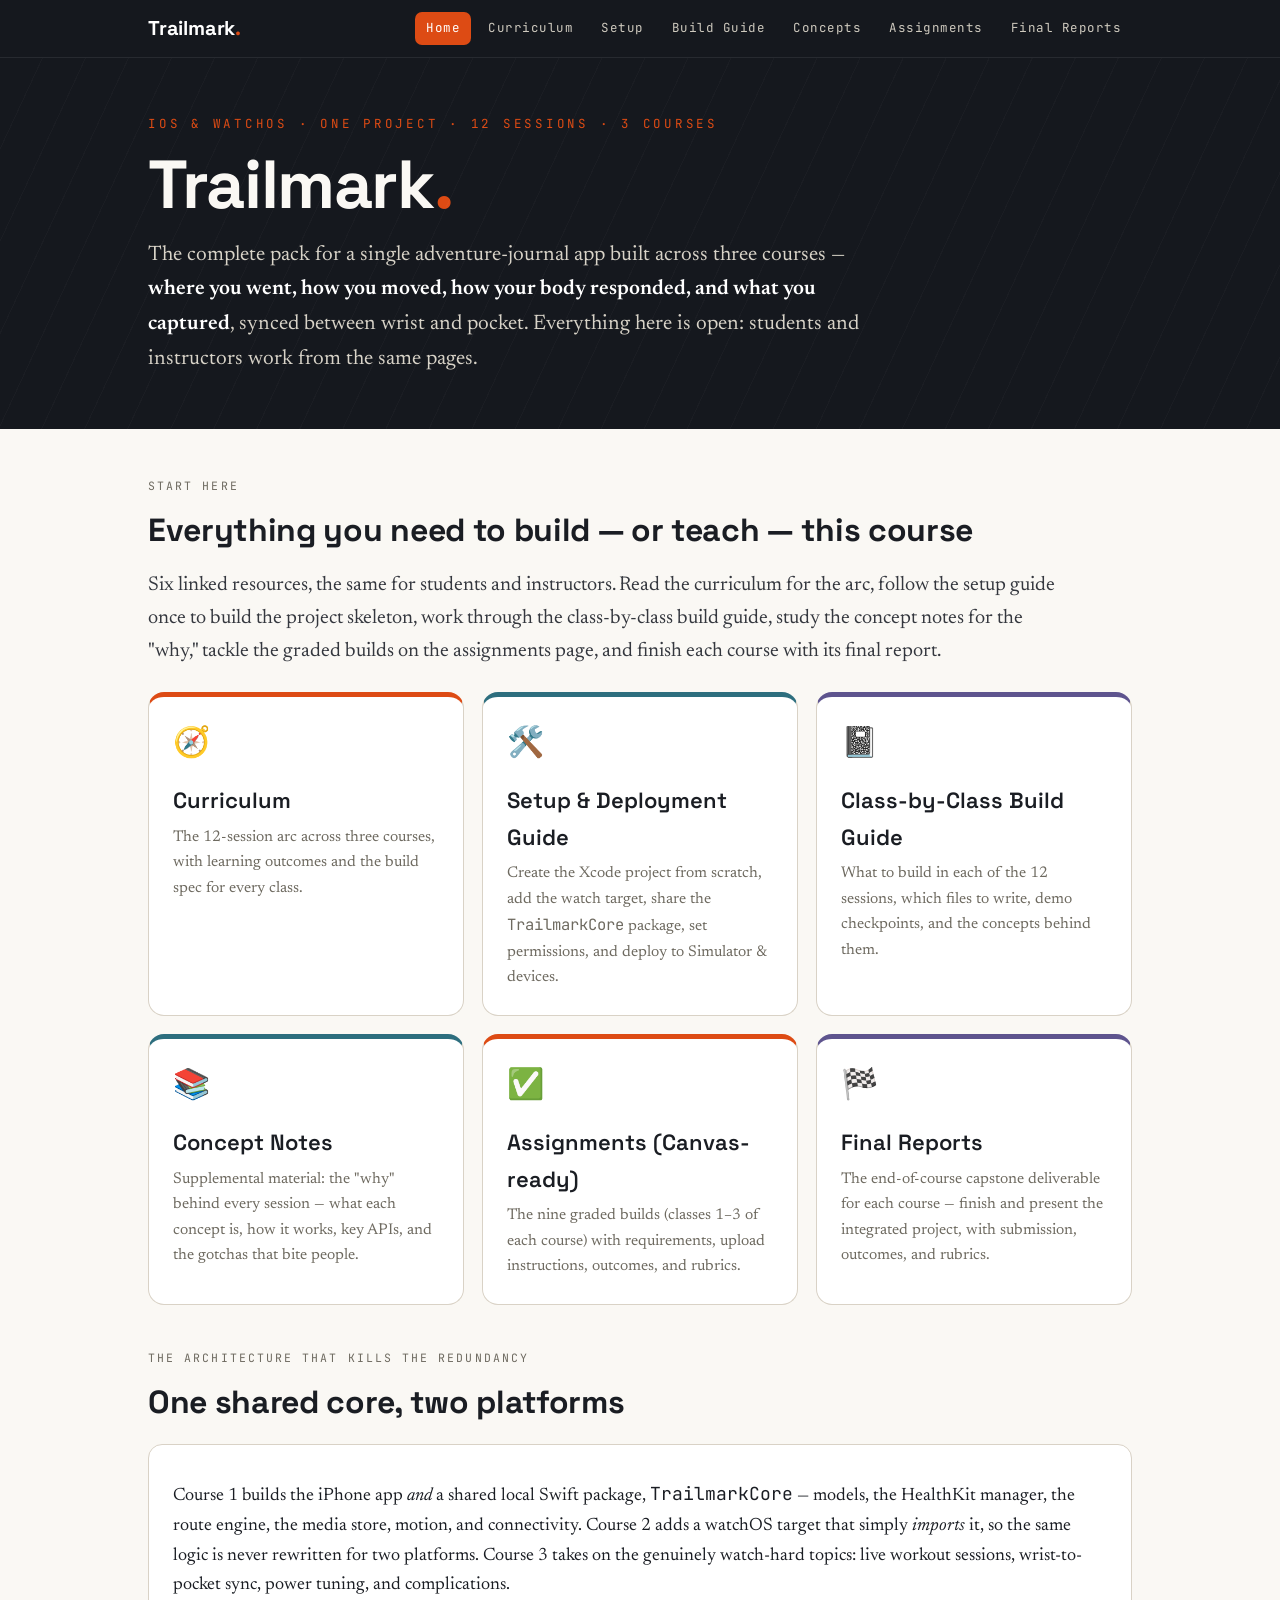
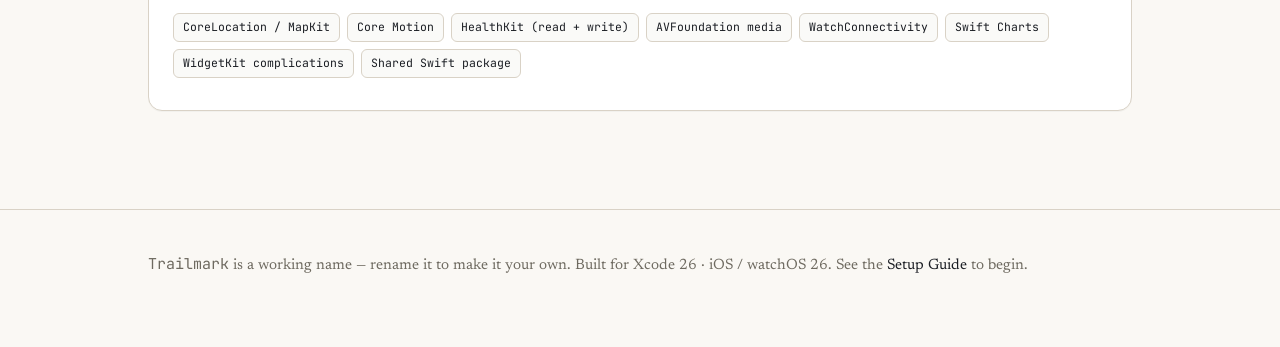
<file: Docs/index.html>
<!DOCTYPE html>
<html lang="en">
<head>
<meta charset="UTF-8">
<meta name="viewport" content="width=device-width, initial-scale=1.0">
<title>Trailmark — Course Hub</title>
<link rel="preconnect" href="https://fonts.googleapis.com">
<link rel="preconnect" href="https://fonts.gstatic.com" crossorigin>
<link href="https://fonts.googleapis.com/css2?family=Space+Grotesk:wght@400;500;600;700&family=Newsreader:opsz,wght@6..72,400;6..72,500;6..72,600&family=JetBrains+Mono:wght@400;500;600&display=swap" rel="stylesheet">
<link rel="stylesheet" href="assets/site.css">
</head>
<body>

<nav class="topnav">
  <div class="inner">
    <a class="brand" href="index.html">Trailmark<span>.</span></a>
    <div class="links">
      <a href="index.html" class="active">Home</a>
      <a href="trailmark-curriculum.html">Curriculum</a>
      <a href="setup-guide.html">Setup</a>
      <a href="teaching-guide.html">Build Guide</a>
      <a href="concepts.html">Concepts</a>
      <a href="assignments.html">Assignments</a>
      <a href="final-reports.html">Final Reports</a>
    </div>
  </div>
</nav>

<header class="hero">
  <div class="wrap">
    <p class="eyebrow">iOS &amp; watchOS · One project · 12 sessions · 3 courses</p>
    <h1>Trailmark<span class="dot">.</span></h1>
    <p class="pitch">The complete pack for a single adventure-journal app built across three courses — <b>where you went, how you moved, how your body responded, and what you captured</b>, synced between wrist and pocket. Everything here is open: students and instructors work from the same pages.</p>
  </div>
</header>

<main>
  <div class="wrap">
    <section>
      <p class="kicker">Start here</p>
      <h2 class="sec">Everything you need to build — or teach — this course</h2>
      <p class="lead">Six linked resources, the same for students and instructors. Read the curriculum for the arc, follow the setup guide once to build the project skeleton, work through the class-by-class build guide, study the concept notes for the "why," tackle the graded builds on the assignments page, and finish each course with its final report.</p>

      <div class="hubgrid">
        <a class="hubcard c1" href="trailmark-curriculum.html">
          <div class="ic">🧭</div>
          <h3>Curriculum</h3>
          <p>The 12-session arc across three courses, with learning outcomes and the build spec for every class.</p>
        </a>
        <a class="hubcard c2" href="setup-guide.html">
          <div class="ic">🛠️</div>
          <h3>Setup &amp; Deployment Guide</h3>
          <p>Create the Xcode project from scratch, add the watch target, share the <span class="mono">TrailmarkCore</span> package, set permissions, and deploy to Simulator &amp; devices.</p>
        </a>
        <a class="hubcard c3" href="teaching-guide.html">
          <div class="ic">📓</div>
          <h3>Class-by-Class Build Guide</h3>
          <p>What to build in each of the 12 sessions, which files to write, demo checkpoints, and the concepts behind them.</p>
        </a>
        <a class="hubcard c2" href="concepts.html">
          <div class="ic">📚</div>
          <h3>Concept Notes</h3>
          <p>Supplemental material: the "why" behind every session — what each concept is, how it works, key APIs, and the gotchas that bite people.</p>
        </a>
        <a class="hubcard c1" href="assignments.html">
          <div class="ic">✅</div>
          <h3>Assignments (Canvas-ready)</h3>
          <p>The nine graded builds (classes 1–3 of each course) with requirements, upload instructions, outcomes, and rubrics.</p>
        </a>
        <a class="hubcard c3" href="final-reports.html">
          <div class="ic">🏁</div>
          <h3>Final Reports</h3>
          <p>The end-of-course capstone deliverable for each course — finish and present the integrated project, with submission, outcomes, and rubrics.</p>
        </a>
      </div>
    </section>

    <section>
      <p class="kicker">The architecture that kills the redundancy</p>
      <h2 class="sec">One shared core, two platforms</h2>
      <div class="card">
        <p>Course 1 builds the iPhone app <em>and</em> a shared local Swift package, <span class="mono">TrailmarkCore</span> — models, the HealthKit manager, the route engine, the media store, motion, and connectivity. Course 2 adds a watchOS target that simply <em>imports</em> it, so the same logic is never rewritten for two platforms. Course 3 takes on the genuinely watch-hard topics: live workout sessions, wrist-to-pocket sync, power tuning, and complications.</p>
        <div class="chips">
          <span class="chip">CoreLocation / MapKit</span>
          <span class="chip">Core Motion</span>
          <span class="chip">HealthKit (read + write)</span>
          <span class="chip">AVFoundation media</span>
          <span class="chip">WatchConnectivity</span>
          <span class="chip">Swift Charts</span>
          <span class="chip">WidgetKit complications</span>
          <span class="chip">Shared Swift package</span>
        </div>
      </div>
    </section>
  </div>
</main>

<footer>
  <div class="wrap">
    <p><span class="mono">Trailmark</span> is a working name — rename it to make it your own. Built for Xcode 26 · iOS / watchOS 26. See the <a href="setup-guide.html">Setup Guide</a> to begin.</p>
  </div>
</footer>

</body>
</html>
</file>
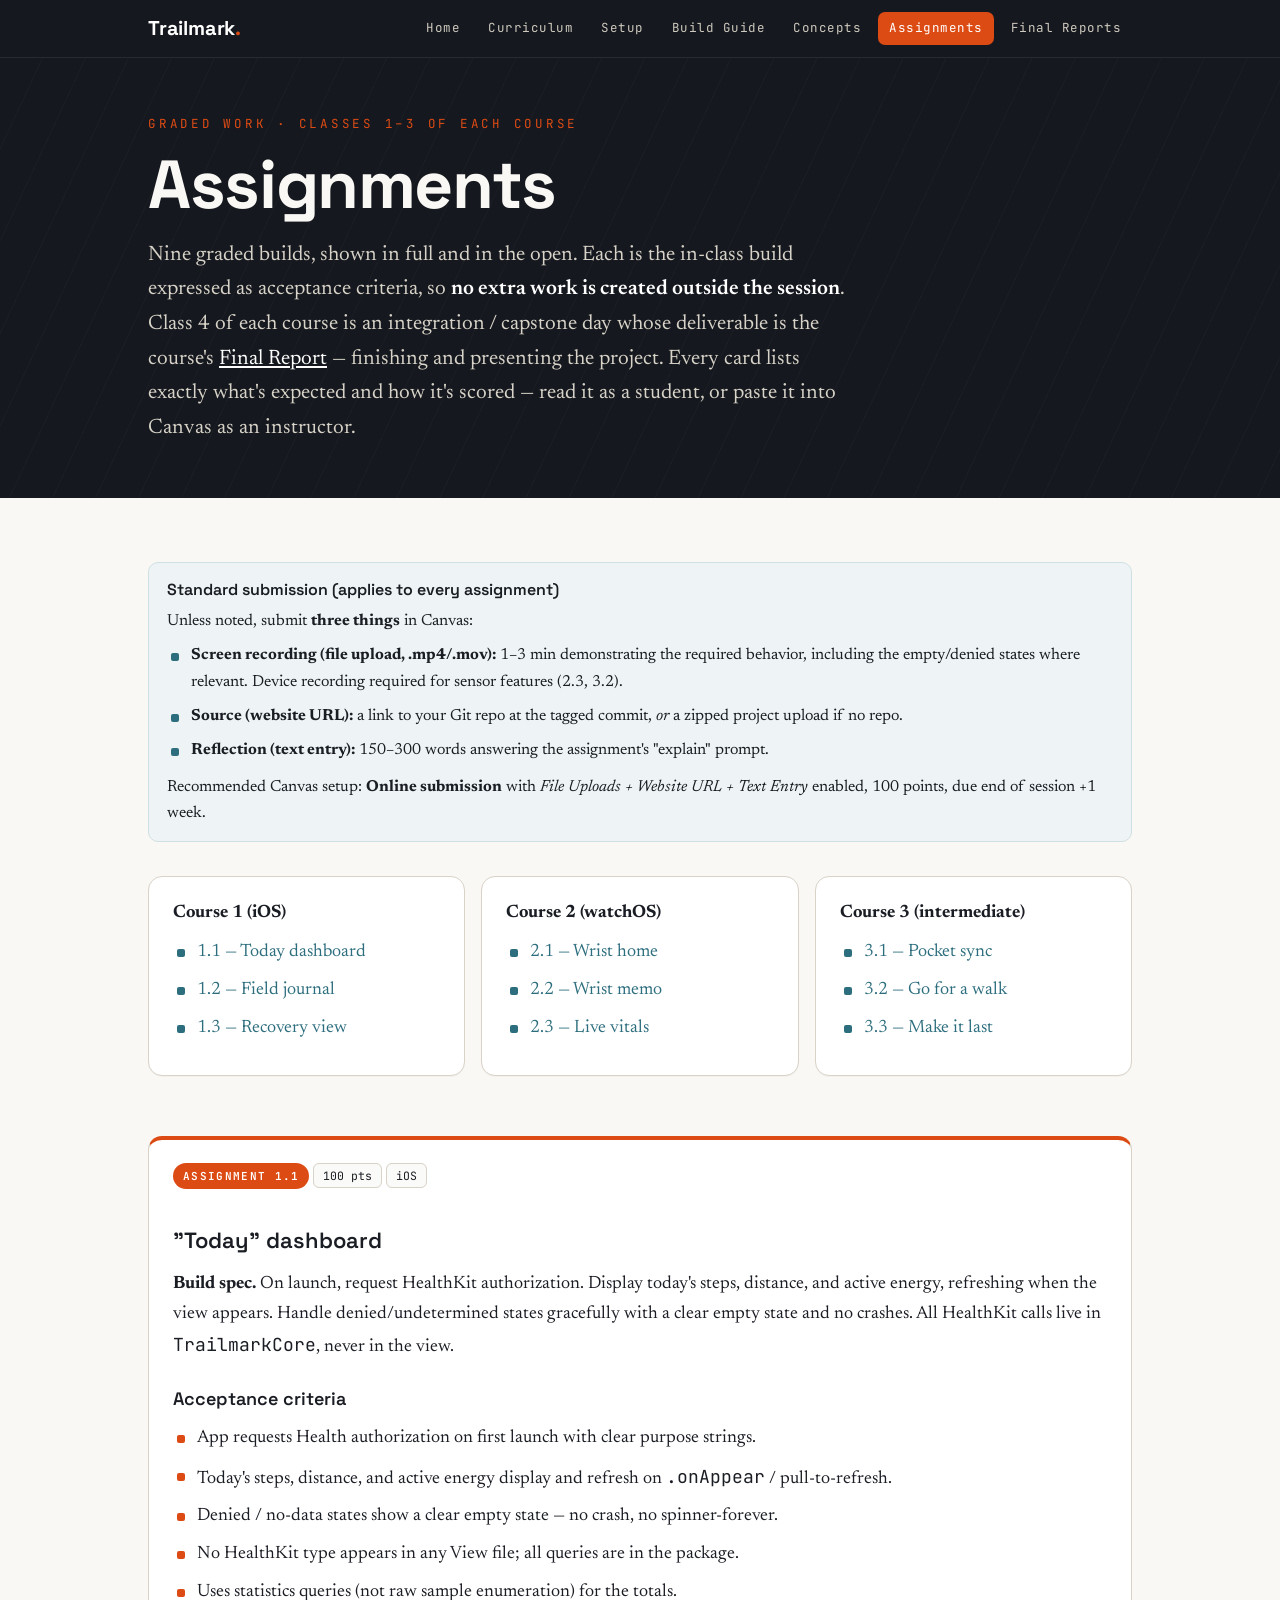
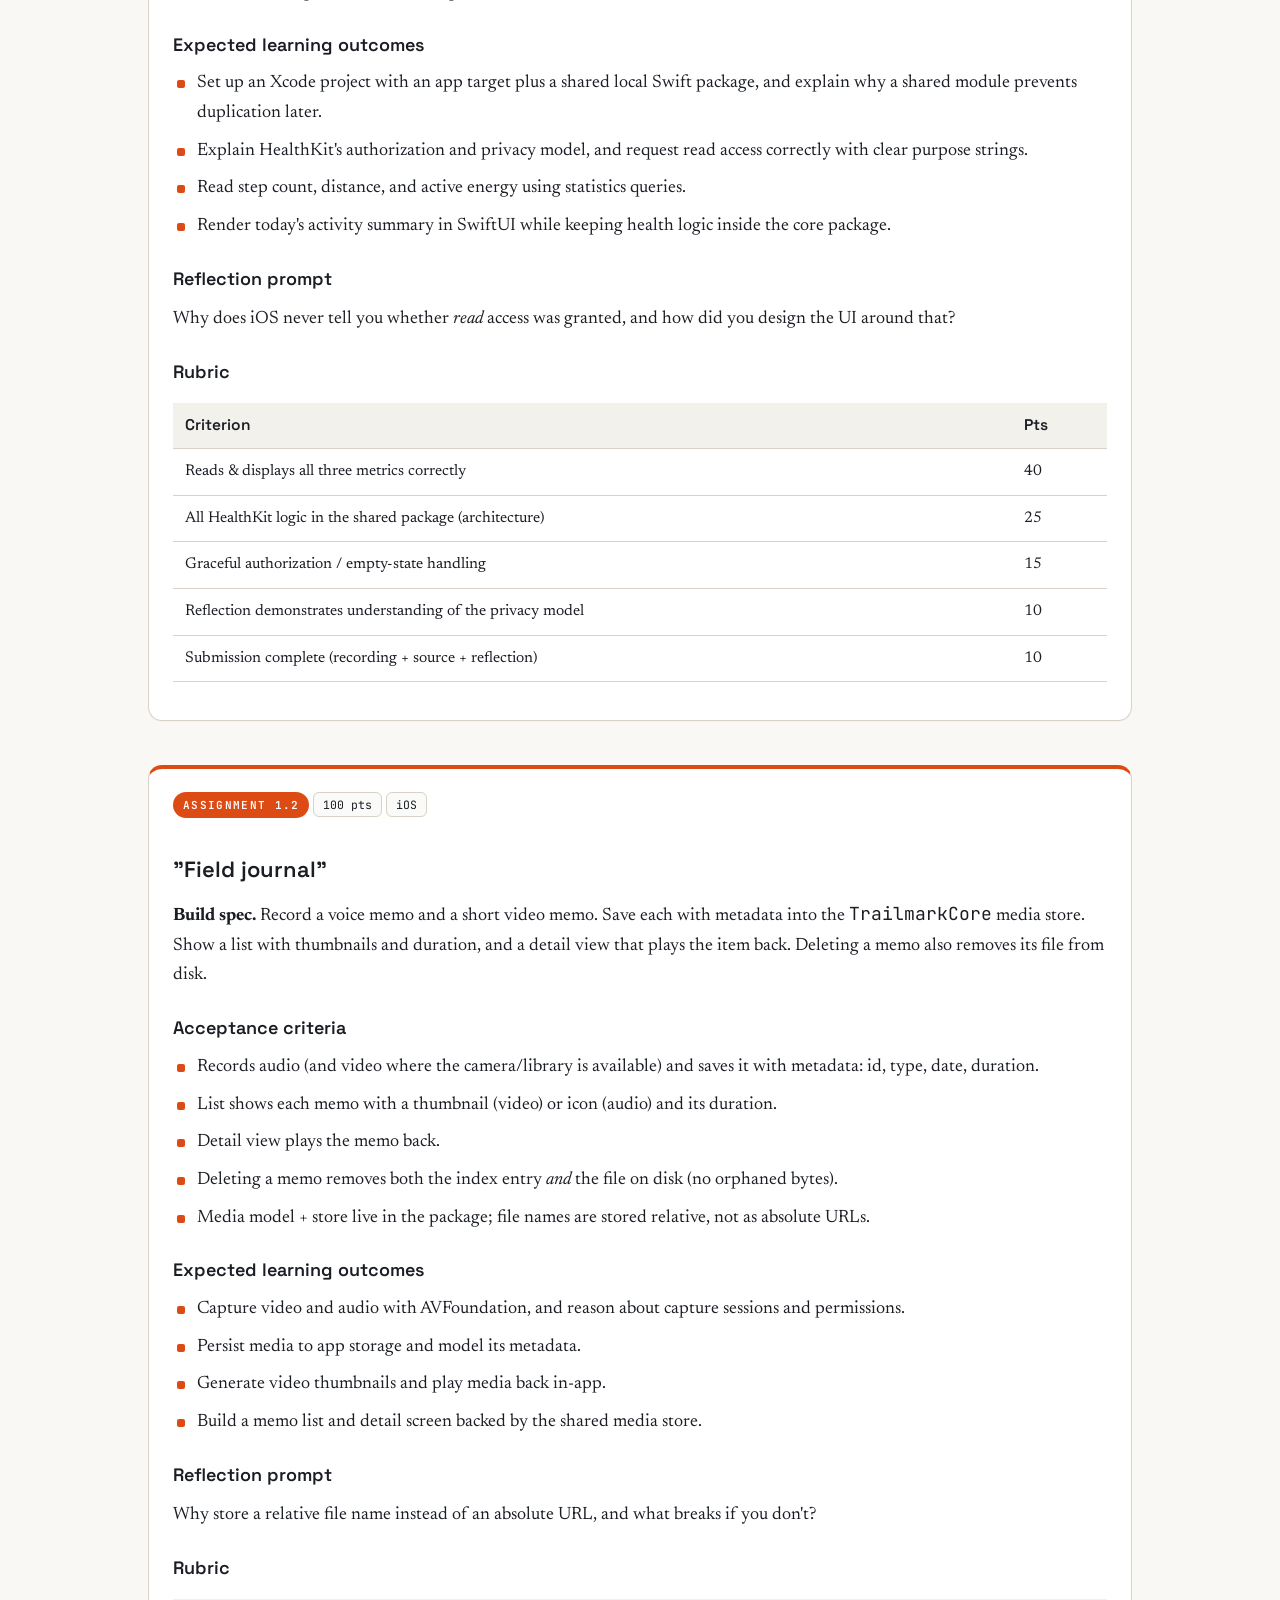
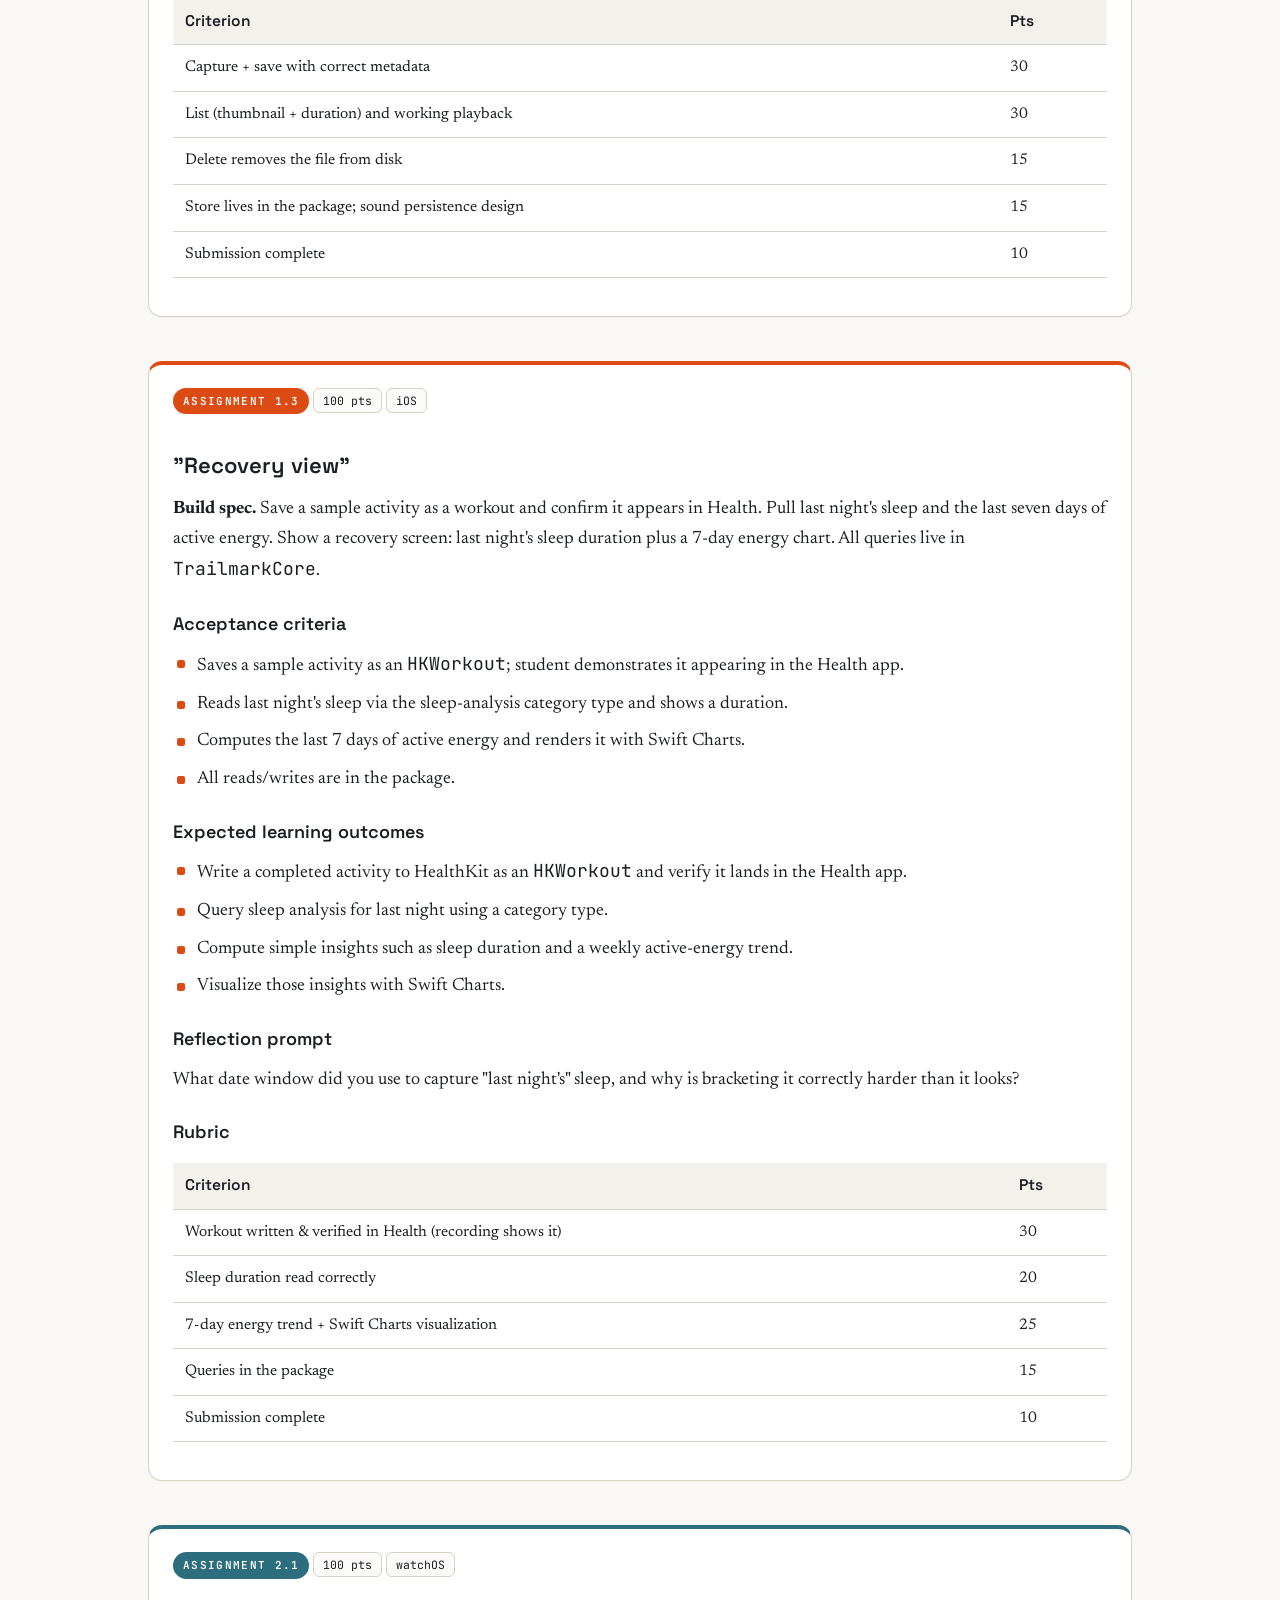
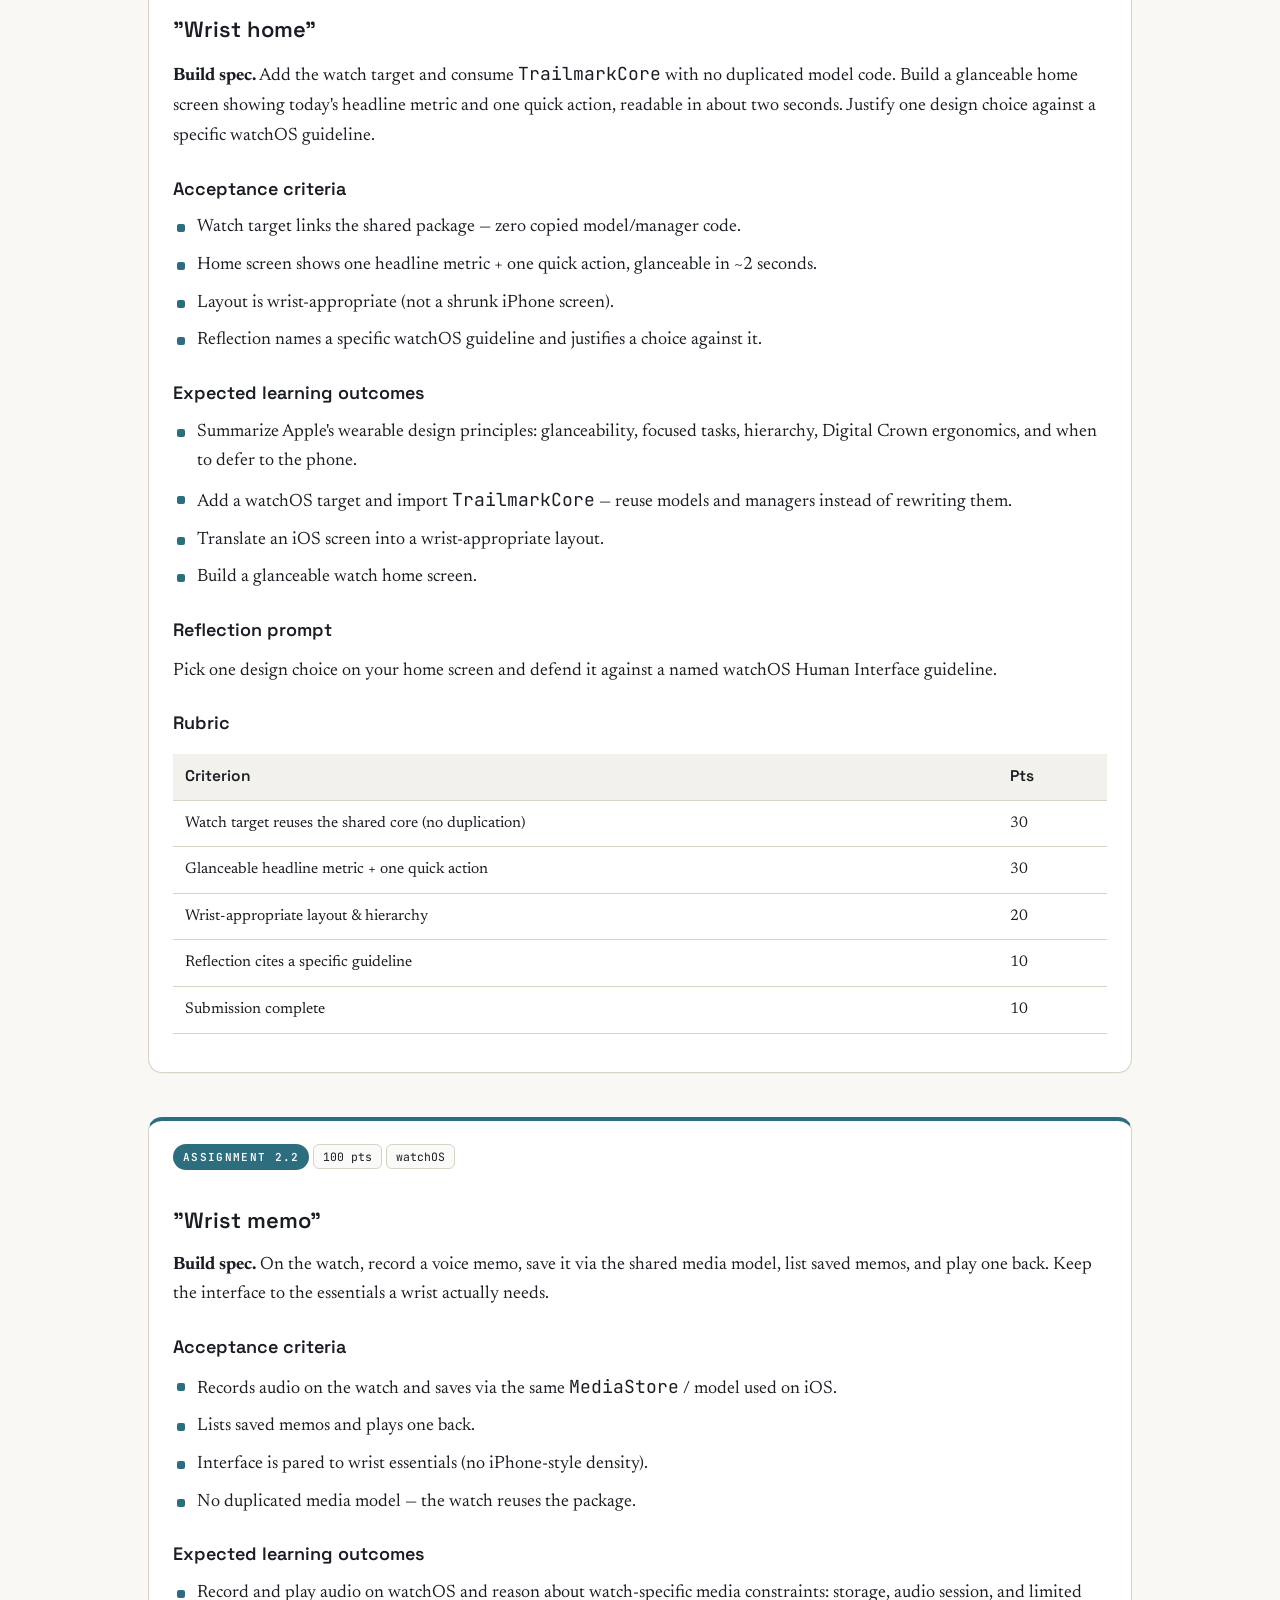
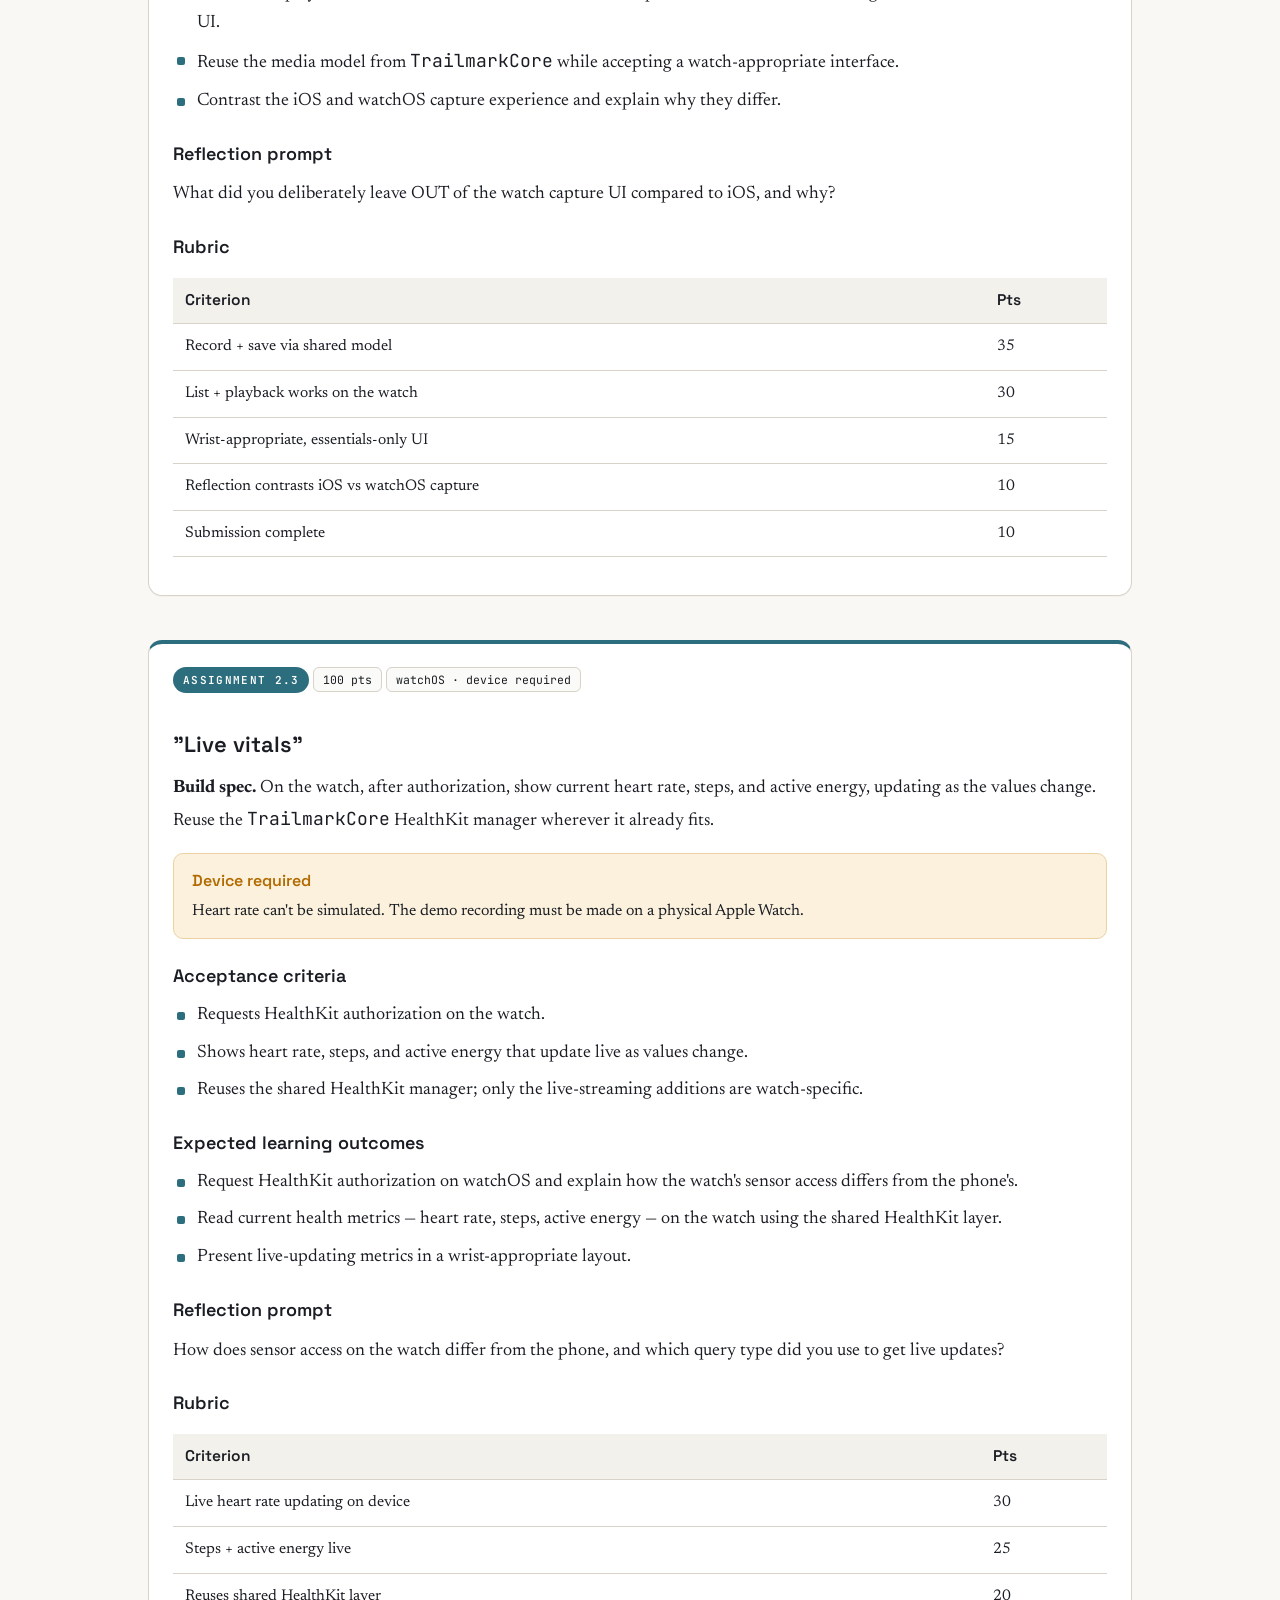
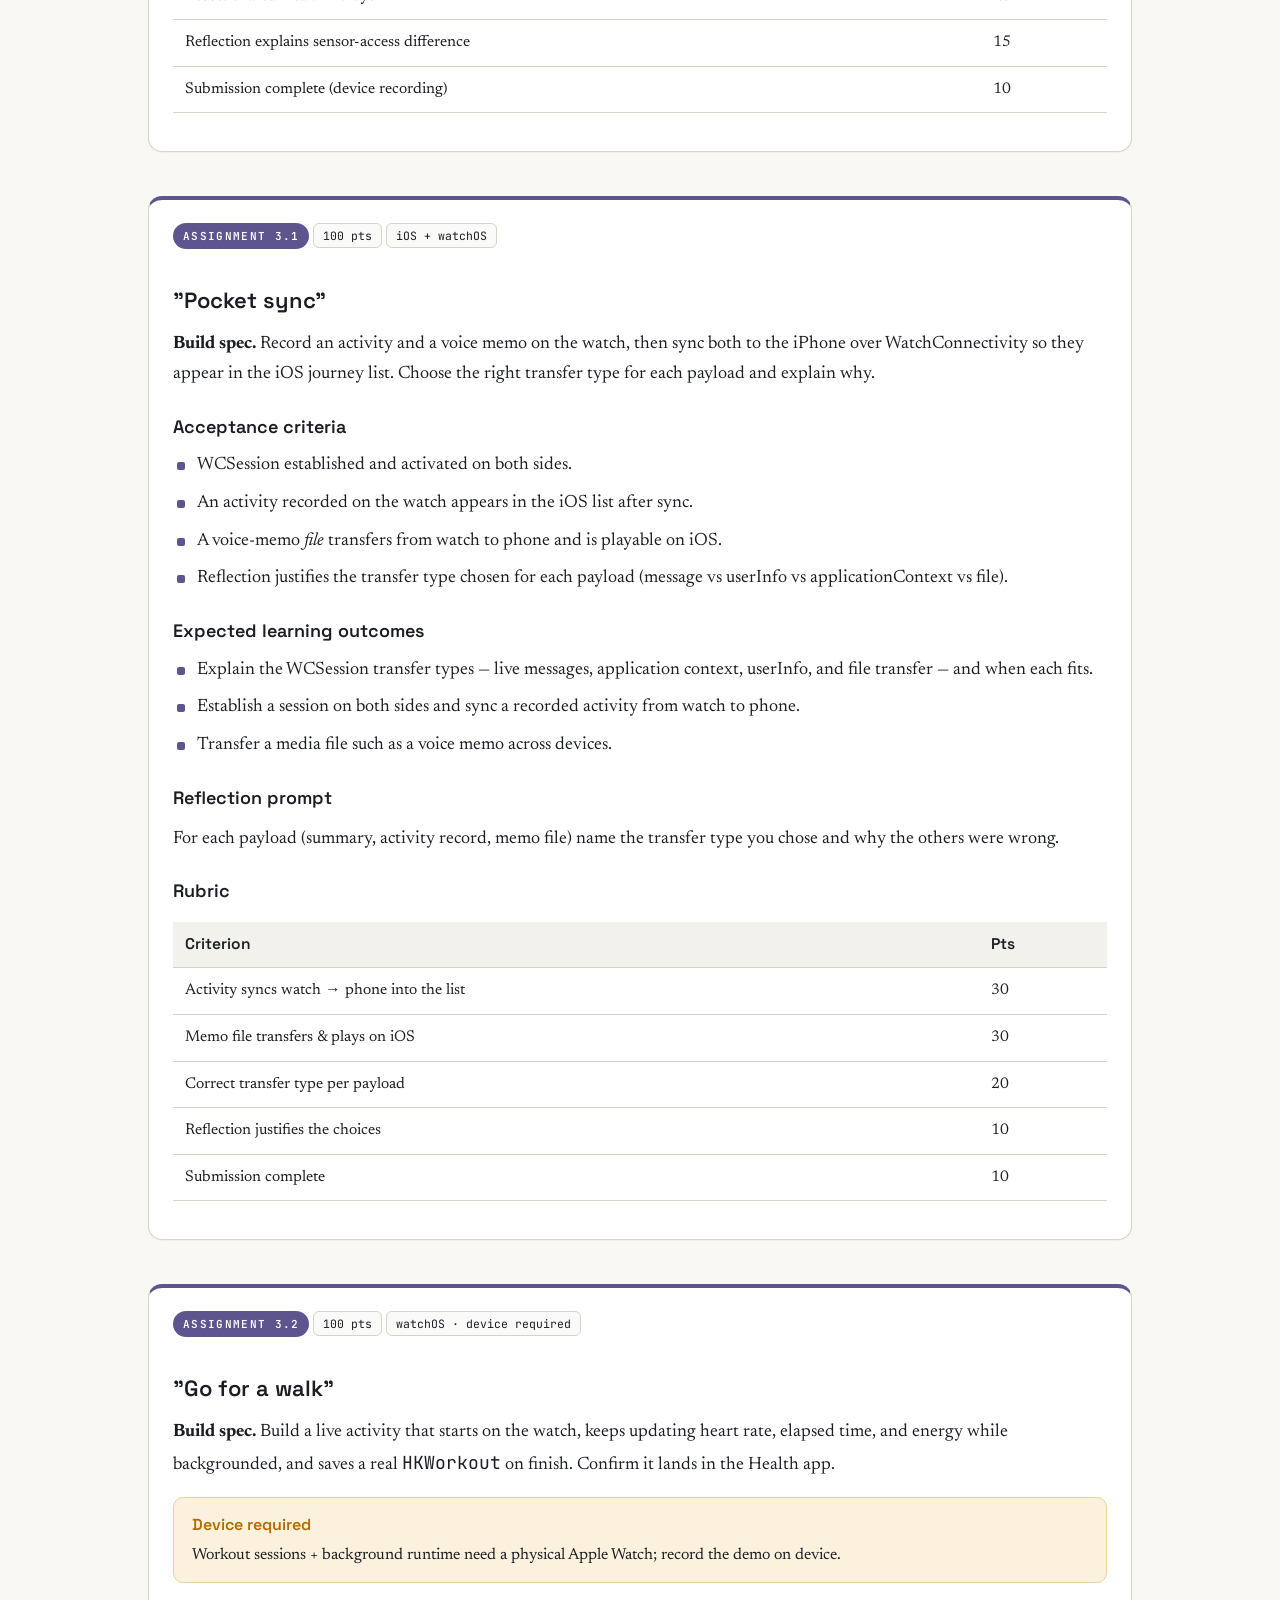
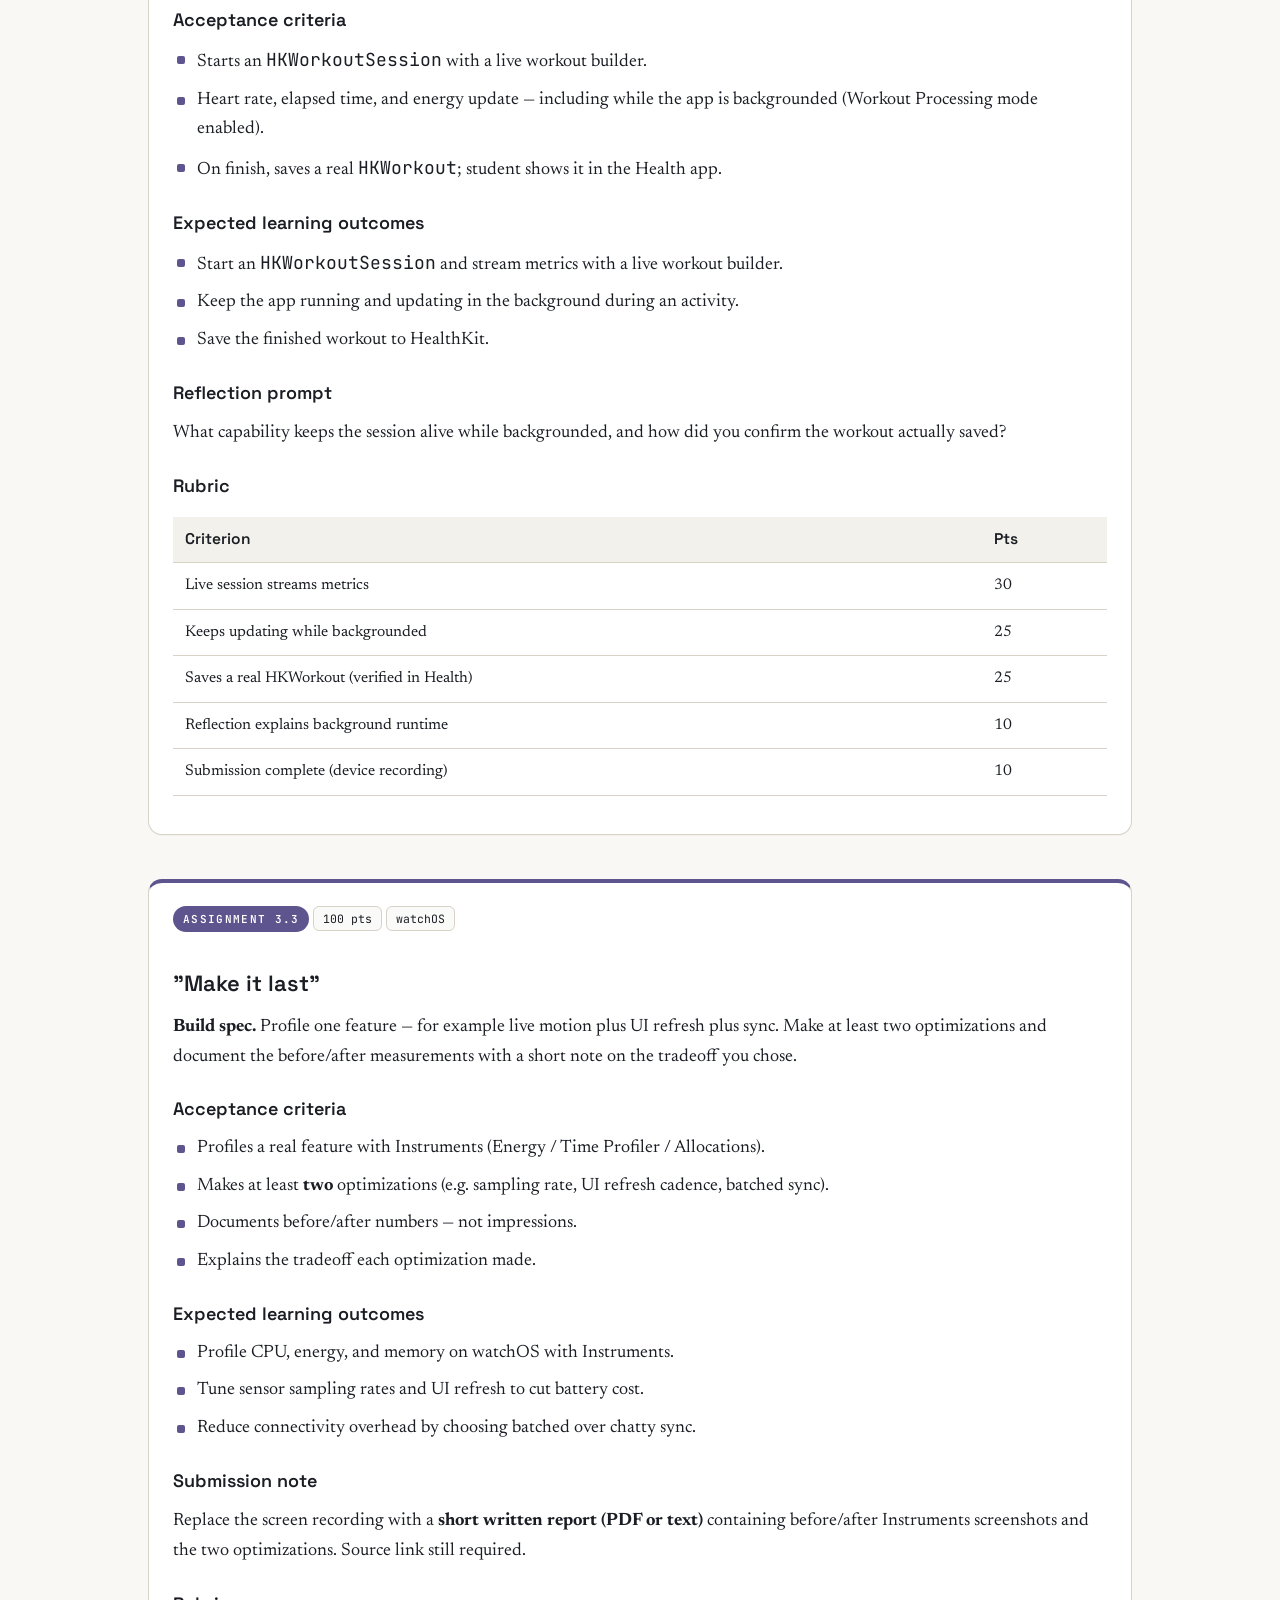
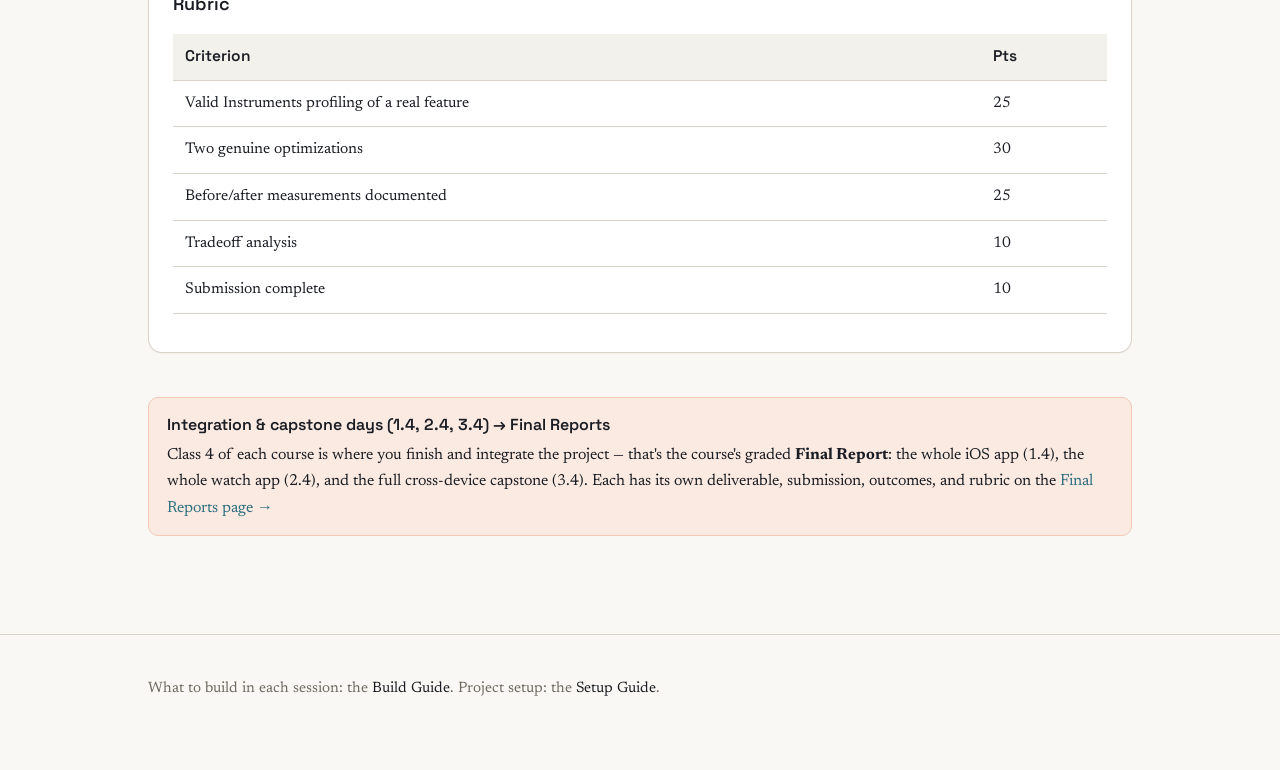
<file: Docs/assignments.html>
<!DOCTYPE html>
<html lang="en">
<head>
<meta charset="UTF-8">
<meta name="viewport" content="width=device-width, initial-scale=1.0">
<title>Trailmark — Assignments</title>
<link rel="preconnect" href="https://fonts.googleapis.com">
<link rel="preconnect" href="https://fonts.gstatic.com" crossorigin>
<link href="https://fonts.googleapis.com/css2?family=Space+Grotesk:wght@400;500;600;700&family=Newsreader:opsz,wght@6..72,400;6..72,500;6..72,600&family=JetBrains+Mono:wght@400;500;600&display=swap" rel="stylesheet">
<link rel="stylesheet" href="assets/site.css">
</head>
<body>

<nav class="topnav">
  <div class="inner">
    <a class="brand" href="index.html">Trailmark<span>.</span></a>
    <div class="links">
      <a href="index.html">Home</a>
      <a href="trailmark-curriculum.html">Curriculum</a>
      <a href="setup-guide.html">Setup</a>
      <a href="teaching-guide.html">Build Guide</a>
      <a href="concepts.html">Concepts</a>
      <a href="assignments.html" class="active">Assignments</a>
      <a href="final-reports.html">Final Reports</a>
    </div>
  </div>
</nav>

<header class="hero">
  <div class="wrap">
    <p class="eyebrow">Graded work · classes 1–3 of each course</p>
    <h1>Assignments</h1>
    <p class="pitch">Nine graded builds, shown in full and in the open. Each is the in-class build expressed as acceptance criteria, so <b>no extra work is created outside the session</b>. Class 4 of each course is an integration / capstone day whose deliverable is the course's <a href="final-reports.html" style="color:#fff;text-decoration:underline">Final Report</a> — finishing and presenting the project. Every card lists exactly what's expected and how it's scored — read it as a student, or paste it into Canvas as an instructor.</p>
  </div>
</header>

<main>
  <div class="wrap">

    <section>
      <div class="note info">
        <span class="t">Standard submission (applies to every assignment)</span>
        Unless noted, submit <b>three things</b> in Canvas:
        <ul class="out" style="margin-top:8px">
          <li><b>Screen recording (file upload, .mp4/.mov):</b> 1–3 min demonstrating the required behavior, including the empty/denied states where relevant. Device recording required for sensor features (2.3, 3.2).</li>
          <li><b>Source (website URL):</b> a link to your Git repo at the tagged commit, <em>or</em> a zipped project upload if no repo.</li>
          <li><b>Reflection (text entry):</b> 150–300 words answering the assignment's "explain" prompt.</li>
        </ul>
        <span style="display:block;margin-top:8px">Recommended Canvas setup: <b>Online submission</b> with <em>File Uploads + Website URL + Text Entry</em> enabled, 100 points, due end of session +1 week.</span>
      </div>
      <div class="grid">
        <div class="card"><b>Course 1 (iOS)</b><ul class="out"><li><a href="#a1-1">1.1 — Today dashboard</a></li><li><a href="#a1-2">1.2 — Field journal</a></li><li><a href="#a1-3">1.3 — Recovery view</a></li></ul></div>
        <div class="card"><b>Course 2 (watchOS)</b><ul class="out"><li><a href="#a2-1">2.1 — Wrist home</a></li><li><a href="#a2-2">2.2 — Wrist memo</a></li><li><a href="#a2-3">2.3 — Live vitals</a></li></ul></div>
        <div class="card"><b>Course 3 (intermediate)</b><ul class="out"><li><a href="#a3-1">3.1 — Pocket sync</a></li><li><a href="#a3-2">3.2 — Go for a walk</a></li><li><a href="#a3-3">3.3 — Make it last</a></li></ul></div>
      </div>
    </section>

    <!-- ========== 1.1 ========== -->
    <section>
      <div class="card c1" id="a1-1">
        <span class="badge c1">Assignment 1.1</span> <span class="chip">100 pts</span> <span class="chip">iOS</span>
        <h3>"Today" dashboard</h3>
        <p><b>Build spec.</b> On launch, request HealthKit authorization. Display today's steps, distance, and active energy, refreshing when the view appears. Handle denied/undetermined states gracefully with a clear empty state and no crashes. All HealthKit calls live in <span class="mono">TrailmarkCore</span>, never in the view.</p>
        <h4>Acceptance criteria</h4>
        <ul class="out">
          <li>App requests Health authorization on first launch with clear purpose strings.</li>
          <li>Today's steps, distance, and active energy display and refresh on <span class="mono">.onAppear</span> / pull-to-refresh.</li>
          <li>Denied / no-data states show a clear empty state — no crash, no spinner-forever.</li>
          <li>No HealthKit type appears in any View file; all queries are in the package.</li>
          <li>Uses statistics queries (not raw sample enumeration) for the totals.</li>
        </ul>
        <h4>Expected learning outcomes</h4>
        <ul class="out">
          <li>Set up an Xcode project with an app target plus a shared local Swift package, and explain why a shared module prevents duplication later.</li>
          <li>Explain HealthKit's authorization and privacy model, and request read access correctly with clear purpose strings.</li>
          <li>Read step count, distance, and active energy using statistics queries.</li>
          <li>Render today's activity summary in SwiftUI while keeping health logic inside the core package.</li>
        </ul>
        <h4>Reflection prompt</h4>
        <p>Why does iOS never tell you whether <em>read</em> access was granted, and how did you design the UI around that?</p>
        <h4>Rubric</h4>
        <table>
          <tr><th>Criterion</th><th>Pts</th></tr>
          <tr><td>Reads &amp; displays all three metrics correctly</td><td>40</td></tr>
          <tr><td>All HealthKit logic in the shared package (architecture)</td><td>25</td></tr>
          <tr><td>Graceful authorization / empty-state handling</td><td>15</td></tr>
          <tr><td>Reflection demonstrates understanding of the privacy model</td><td>10</td></tr>
          <tr><td>Submission complete (recording + source + reflection)</td><td>10</td></tr>
        </table>
      </div>
    </section>

    <!-- ========== 1.2 ========== -->
    <section>
      <div class="card c1" id="a1-2">
        <span class="badge c1">Assignment 1.2</span> <span class="chip">100 pts</span> <span class="chip">iOS</span>
        <h3>"Field journal"</h3>
        <p><b>Build spec.</b> Record a voice memo and a short video memo. Save each with metadata into the <span class="mono">TrailmarkCore</span> media store. Show a list with thumbnails and duration, and a detail view that plays the item back. Deleting a memo also removes its file from disk.</p>
        <h4>Acceptance criteria</h4>
        <ul class="out">
          <li>Records audio (and video where the camera/library is available) and saves it with metadata: id, type, date, duration.</li>
          <li>List shows each memo with a thumbnail (video) or icon (audio) and its duration.</li>
          <li>Detail view plays the memo back.</li>
          <li>Deleting a memo removes both the index entry <em>and</em> the file on disk (no orphaned bytes).</li>
          <li>Media model + store live in the package; file names are stored relative, not as absolute URLs.</li>
        </ul>
        <h4>Expected learning outcomes</h4>
        <ul class="out">
          <li>Capture video and audio with AVFoundation, and reason about capture sessions and permissions.</li>
          <li>Persist media to app storage and model its metadata.</li>
          <li>Generate video thumbnails and play media back in-app.</li>
          <li>Build a memo list and detail screen backed by the shared media store.</li>
        </ul>
        <h4>Reflection prompt</h4>
        <p>Why store a relative file name instead of an absolute URL, and what breaks if you don't?</p>
        <h4>Rubric</h4>
        <table>
          <tr><th>Criterion</th><th>Pts</th></tr>
          <tr><td>Capture + save with correct metadata</td><td>30</td></tr>
          <tr><td>List (thumbnail + duration) and working playback</td><td>30</td></tr>
          <tr><td>Delete removes the file from disk</td><td>15</td></tr>
          <tr><td>Store lives in the package; sound persistence design</td><td>15</td></tr>
          <tr><td>Submission complete</td><td>10</td></tr>
        </table>
      </div>
    </section>

    <!-- ========== 1.3 ========== -->
    <section>
      <div class="card c1" id="a1-3">
        <span class="badge c1">Assignment 1.3</span> <span class="chip">100 pts</span> <span class="chip">iOS</span>
        <h3>"Recovery view"</h3>
        <p><b>Build spec.</b> Save a sample activity as a workout and confirm it appears in Health. Pull last night's sleep and the last seven days of active energy. Show a recovery screen: last night's sleep duration plus a 7-day energy chart. All queries live in <span class="mono">TrailmarkCore</span>.</p>
        <h4>Acceptance criteria</h4>
        <ul class="out">
          <li>Saves a sample activity as an <span class="mono">HKWorkout</span>; student demonstrates it appearing in the Health app.</li>
          <li>Reads last night's sleep via the sleep-analysis category type and shows a duration.</li>
          <li>Computes the last 7 days of active energy and renders it with Swift Charts.</li>
          <li>All reads/writes are in the package.</li>
        </ul>
        <h4>Expected learning outcomes</h4>
        <ul class="out">
          <li>Write a completed activity to HealthKit as an <span class="mono">HKWorkout</span> and verify it lands in the Health app.</li>
          <li>Query sleep analysis for last night using a category type.</li>
          <li>Compute simple insights such as sleep duration and a weekly active-energy trend.</li>
          <li>Visualize those insights with Swift Charts.</li>
        </ul>
        <h4>Reflection prompt</h4>
        <p>What date window did you use to capture "last night's" sleep, and why is bracketing it correctly harder than it looks?</p>
        <h4>Rubric</h4>
        <table>
          <tr><th>Criterion</th><th>Pts</th></tr>
          <tr><td>Workout written &amp; verified in Health (recording shows it)</td><td>30</td></tr>
          <tr><td>Sleep duration read correctly</td><td>20</td></tr>
          <tr><td>7-day energy trend + Swift Charts visualization</td><td>25</td></tr>
          <tr><td>Queries in the package</td><td>15</td></tr>
          <tr><td>Submission complete</td><td>10</td></tr>
        </table>
      </div>
    </section>

    <!-- ========== 2.1 ========== -->
    <section>
      <div class="card c2" id="a2-1">
        <span class="badge c2">Assignment 2.1</span> <span class="chip">100 pts</span> <span class="chip">watchOS</span>
        <h3>"Wrist home"</h3>
        <p><b>Build spec.</b> Add the watch target and consume <span class="mono">TrailmarkCore</span> with no duplicated model code. Build a glanceable home screen showing today's headline metric and one quick action, readable in about two seconds. Justify one design choice against a specific watchOS guideline.</p>
        <h4>Acceptance criteria</h4>
        <ul class="out">
          <li>Watch target links the shared package — zero copied model/manager code.</li>
          <li>Home screen shows one headline metric + one quick action, glanceable in ~2 seconds.</li>
          <li>Layout is wrist-appropriate (not a shrunk iPhone screen).</li>
          <li>Reflection names a specific watchOS guideline and justifies a choice against it.</li>
        </ul>
        <h4>Expected learning outcomes</h4>
        <ul class="out">
          <li>Summarize Apple's wearable design principles: glanceability, focused tasks, hierarchy, Digital Crown ergonomics, and when to defer to the phone.</li>
          <li>Add a watchOS target and import <span class="mono">TrailmarkCore</span> — reuse models and managers instead of rewriting them.</li>
          <li>Translate an iOS screen into a wrist-appropriate layout.</li>
          <li>Build a glanceable watch home screen.</li>
        </ul>
        <h4>Reflection prompt</h4>
        <p>Pick one design choice on your home screen and defend it against a named watchOS Human Interface guideline.</p>
        <h4>Rubric</h4>
        <table>
          <tr><th>Criterion</th><th>Pts</th></tr>
          <tr><td>Watch target reuses the shared core (no duplication)</td><td>30</td></tr>
          <tr><td>Glanceable headline metric + one quick action</td><td>30</td></tr>
          <tr><td>Wrist-appropriate layout &amp; hierarchy</td><td>20</td></tr>
          <tr><td>Reflection cites a specific guideline</td><td>10</td></tr>
          <tr><td>Submission complete</td><td>10</td></tr>
        </table>
      </div>
    </section>

    <!-- ========== 2.2 ========== -->
    <section>
      <div class="card c2" id="a2-2">
        <span class="badge c2">Assignment 2.2</span> <span class="chip">100 pts</span> <span class="chip">watchOS</span>
        <h3>"Wrist memo"</h3>
        <p><b>Build spec.</b> On the watch, record a voice memo, save it via the shared media model, list saved memos, and play one back. Keep the interface to the essentials a wrist actually needs.</p>
        <h4>Acceptance criteria</h4>
        <ul class="out">
          <li>Records audio on the watch and saves via the same <span class="mono">MediaStore</span> / model used on iOS.</li>
          <li>Lists saved memos and plays one back.</li>
          <li>Interface is pared to wrist essentials (no iPhone-style density).</li>
          <li>No duplicated media model — the watch reuses the package.</li>
        </ul>
        <h4>Expected learning outcomes</h4>
        <ul class="out">
          <li>Record and play audio on watchOS and reason about watch-specific media constraints: storage, audio session, and limited UI.</li>
          <li>Reuse the media model from <span class="mono">TrailmarkCore</span> while accepting a watch-appropriate interface.</li>
          <li>Contrast the iOS and watchOS capture experience and explain why they differ.</li>
        </ul>
        <h4>Reflection prompt</h4>
        <p>What did you deliberately leave OUT of the watch capture UI compared to iOS, and why?</p>
        <h4>Rubric</h4>
        <table>
          <tr><th>Criterion</th><th>Pts</th></tr>
          <tr><td>Record + save via shared model</td><td>35</td></tr>
          <tr><td>List + playback works on the watch</td><td>30</td></tr>
          <tr><td>Wrist-appropriate, essentials-only UI</td><td>15</td></tr>
          <tr><td>Reflection contrasts iOS vs watchOS capture</td><td>10</td></tr>
          <tr><td>Submission complete</td><td>10</td></tr>
        </table>
      </div>
    </section>

    <!-- ========== 2.3 ========== -->
    <section>
      <div class="card c2" id="a2-3">
        <span class="badge c2">Assignment 2.3</span> <span class="chip">100 pts</span> <span class="chip">watchOS · device required</span>
        <h3>"Live vitals"</h3>
        <p><b>Build spec.</b> On the watch, after authorization, show current heart rate, steps, and active energy, updating as the values change. Reuse the <span class="mono">TrailmarkCore</span> HealthKit manager wherever it already fits.</p>
        <div class="note warn"><span class="t">Device required</span> Heart rate can't be simulated. The demo recording must be made on a physical Apple Watch.</div>
        <h4>Acceptance criteria</h4>
        <ul class="out">
          <li>Requests HealthKit authorization on the watch.</li>
          <li>Shows heart rate, steps, and active energy that update live as values change.</li>
          <li>Reuses the shared HealthKit manager; only the live-streaming additions are watch-specific.</li>
        </ul>
        <h4>Expected learning outcomes</h4>
        <ul class="out">
          <li>Request HealthKit authorization on watchOS and explain how the watch's sensor access differs from the phone's.</li>
          <li>Read current health metrics — heart rate, steps, active energy — on the watch using the shared HealthKit layer.</li>
          <li>Present live-updating metrics in a wrist-appropriate layout.</li>
        </ul>
        <h4>Reflection prompt</h4>
        <p>How does sensor access on the watch differ from the phone, and which query type did you use to get live updates?</p>
        <h4>Rubric</h4>
        <table>
          <tr><th>Criterion</th><th>Pts</th></tr>
          <tr><td>Live heart rate updating on device</td><td>30</td></tr>
          <tr><td>Steps + active energy live</td><td>25</td></tr>
          <tr><td>Reuses shared HealthKit layer</td><td>20</td></tr>
          <tr><td>Reflection explains sensor-access difference</td><td>15</td></tr>
          <tr><td>Submission complete (device recording)</td><td>10</td></tr>
        </table>
      </div>
    </section>

    <!-- ========== 3.1 ========== -->
    <section>
      <div class="card c3" id="a3-1">
        <span class="badge c3">Assignment 3.1</span> <span class="chip">100 pts</span> <span class="chip">iOS + watchOS</span>
        <h3>"Pocket sync"</h3>
        <p><b>Build spec.</b> Record an activity and a voice memo on the watch, then sync both to the iPhone over WatchConnectivity so they appear in the iOS journey list. Choose the right transfer type for each payload and explain why.</p>
        <h4>Acceptance criteria</h4>
        <ul class="out">
          <li>WCSession established and activated on both sides.</li>
          <li>An activity recorded on the watch appears in the iOS list after sync.</li>
          <li>A voice-memo <em>file</em> transfers from watch to phone and is playable on iOS.</li>
          <li>Reflection justifies the transfer type chosen for each payload (message vs userInfo vs applicationContext vs file).</li>
        </ul>
        <h4>Expected learning outcomes</h4>
        <ul class="out">
          <li>Explain the WCSession transfer types — live messages, application context, userInfo, and file transfer — and when each fits.</li>
          <li>Establish a session on both sides and sync a recorded activity from watch to phone.</li>
          <li>Transfer a media file such as a voice memo across devices.</li>
        </ul>
        <h4>Reflection prompt</h4>
        <p>For each payload (summary, activity record, memo file) name the transfer type you chose and why the others were wrong.</p>
        <h4>Rubric</h4>
        <table>
          <tr><th>Criterion</th><th>Pts</th></tr>
          <tr><td>Activity syncs watch → phone into the list</td><td>30</td></tr>
          <tr><td>Memo file transfers &amp; plays on iOS</td><td>30</td></tr>
          <tr><td>Correct transfer type per payload</td><td>20</td></tr>
          <tr><td>Reflection justifies the choices</td><td>10</td></tr>
          <tr><td>Submission complete</td><td>10</td></tr>
        </table>
      </div>
    </section>

    <!-- ========== 3.2 ========== -->
    <section>
      <div class="card c3" id="a3-2">
        <span class="badge c3">Assignment 3.2</span> <span class="chip">100 pts</span> <span class="chip">watchOS · device required</span>
        <h3>"Go for a walk"</h3>
        <p><b>Build spec.</b> Build a live activity that starts on the watch, keeps updating heart rate, elapsed time, and energy while backgrounded, and saves a real <span class="mono">HKWorkout</span> on finish. Confirm it lands in the Health app.</p>
        <div class="note warn"><span class="t">Device required</span> Workout sessions + background runtime need a physical Apple Watch; record the demo on device.</div>
        <h4>Acceptance criteria</h4>
        <ul class="out">
          <li>Starts an <span class="mono">HKWorkoutSession</span> with a live workout builder.</li>
          <li>Heart rate, elapsed time, and energy update — including while the app is backgrounded (Workout Processing mode enabled).</li>
          <li>On finish, saves a real <span class="mono">HKWorkout</span>; student shows it in the Health app.</li>
        </ul>
        <h4>Expected learning outcomes</h4>
        <ul class="out">
          <li>Start an <span class="mono">HKWorkoutSession</span> and stream metrics with a live workout builder.</li>
          <li>Keep the app running and updating in the background during an activity.</li>
          <li>Save the finished workout to HealthKit.</li>
        </ul>
        <h4>Reflection prompt</h4>
        <p>What capability keeps the session alive while backgrounded, and how did you confirm the workout actually saved?</p>
        <h4>Rubric</h4>
        <table>
          <tr><th>Criterion</th><th>Pts</th></tr>
          <tr><td>Live session streams metrics</td><td>30</td></tr>
          <tr><td>Keeps updating while backgrounded</td><td>25</td></tr>
          <tr><td>Saves a real HKWorkout (verified in Health)</td><td>25</td></tr>
          <tr><td>Reflection explains background runtime</td><td>10</td></tr>
          <tr><td>Submission complete (device recording)</td><td>10</td></tr>
        </table>
      </div>
    </section>

    <!-- ========== 3.3 ========== -->
    <section>
      <div class="card c3" id="a3-3">
        <span class="badge c3">Assignment 3.3</span> <span class="chip">100 pts</span> <span class="chip">watchOS</span>
        <h3>"Make it last"</h3>
        <p><b>Build spec.</b> Profile one feature — for example live motion plus UI refresh plus sync. Make at least two optimizations and document the before/after measurements with a short note on the tradeoff you chose.</p>
        <h4>Acceptance criteria</h4>
        <ul class="out">
          <li>Profiles a real feature with Instruments (Energy / Time Profiler / Allocations).</li>
          <li>Makes at least <b>two</b> optimizations (e.g. sampling rate, UI refresh cadence, batched sync).</li>
          <li>Documents before/after numbers — not impressions.</li>
          <li>Explains the tradeoff each optimization made.</li>
        </ul>
        <h4>Expected learning outcomes</h4>
        <ul class="out">
          <li>Profile CPU, energy, and memory on watchOS with Instruments.</li>
          <li>Tune sensor sampling rates and UI refresh to cut battery cost.</li>
          <li>Reduce connectivity overhead by choosing batched over chatty sync.</li>
        </ul>
        <h4>Submission note</h4>
        <p>Replace the screen recording with a <b>short written report (PDF or text)</b> containing before/after Instruments screenshots and the two optimizations. Source link still required.</p>
        <h4>Rubric</h4>
        <table>
          <tr><th>Criterion</th><th>Pts</th></tr>
          <tr><td>Valid Instruments profiling of a real feature</td><td>25</td></tr>
          <tr><td>Two genuine optimizations</td><td>30</td></tr>
          <tr><td>Before/after measurements documented</td><td>25</td></tr>
          <tr><td>Tradeoff analysis</td><td>10</td></tr>
          <tr><td>Submission complete</td><td>10</td></tr>
        </table>
      </div>
    </section>

    <section>
      <div class="note tip">
        <span class="t">Integration &amp; capstone days (1.4, 2.4, 3.4) → Final Reports</span>
        Class 4 of each course is where you finish and integrate the project — that's the course's graded <b>Final Report</b>: the whole iOS app (1.4), the whole watch app (2.4), and the full cross-device capstone (3.4). Each has its own deliverable, submission, outcomes, and rubric on the <a href="final-reports.html">Final Reports page →</a>
      </div>
    </section>

  </div>
</main>

<footer>
  <div class="wrap">
    <p>What to build in each session: the <a href="teaching-guide.html">Build Guide</a>. Project setup: the <a href="setup-guide.html">Setup Guide</a>.</p>
  </div>
</footer>

</body>
</html>
</file>
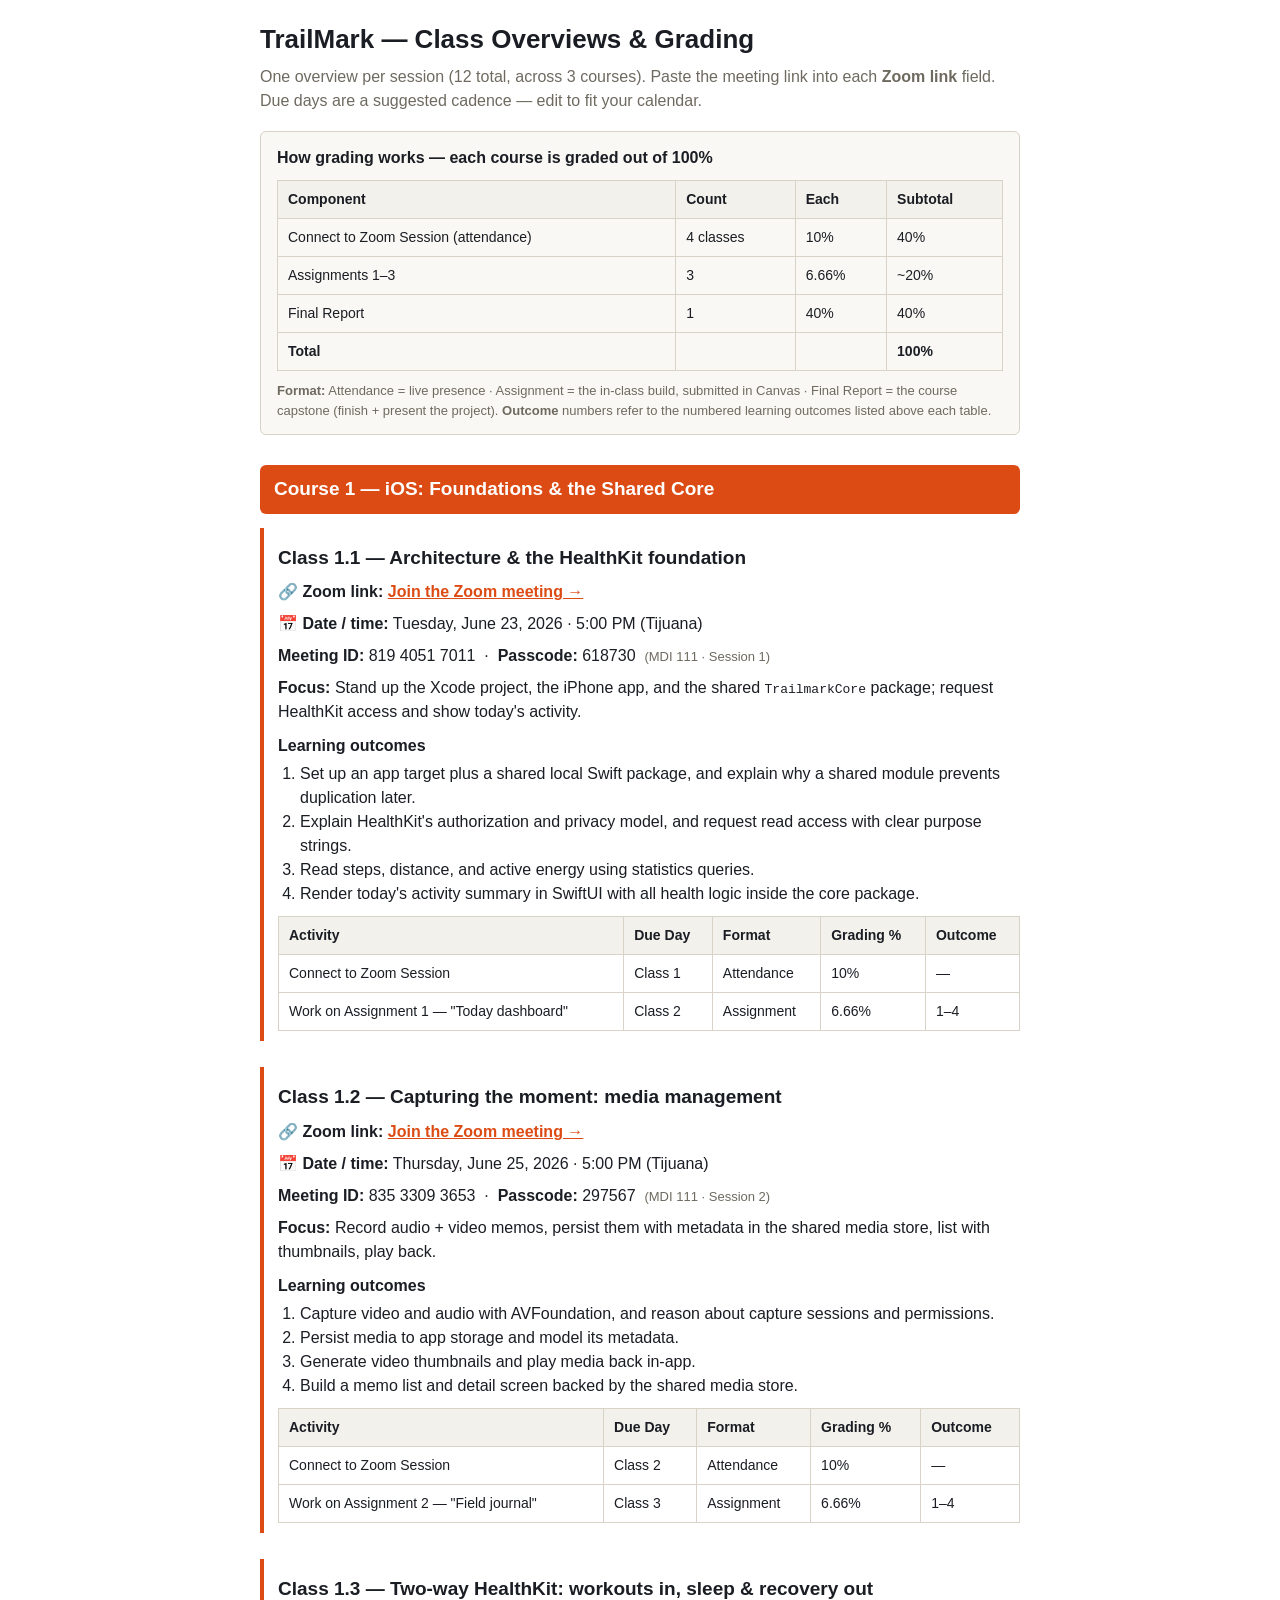
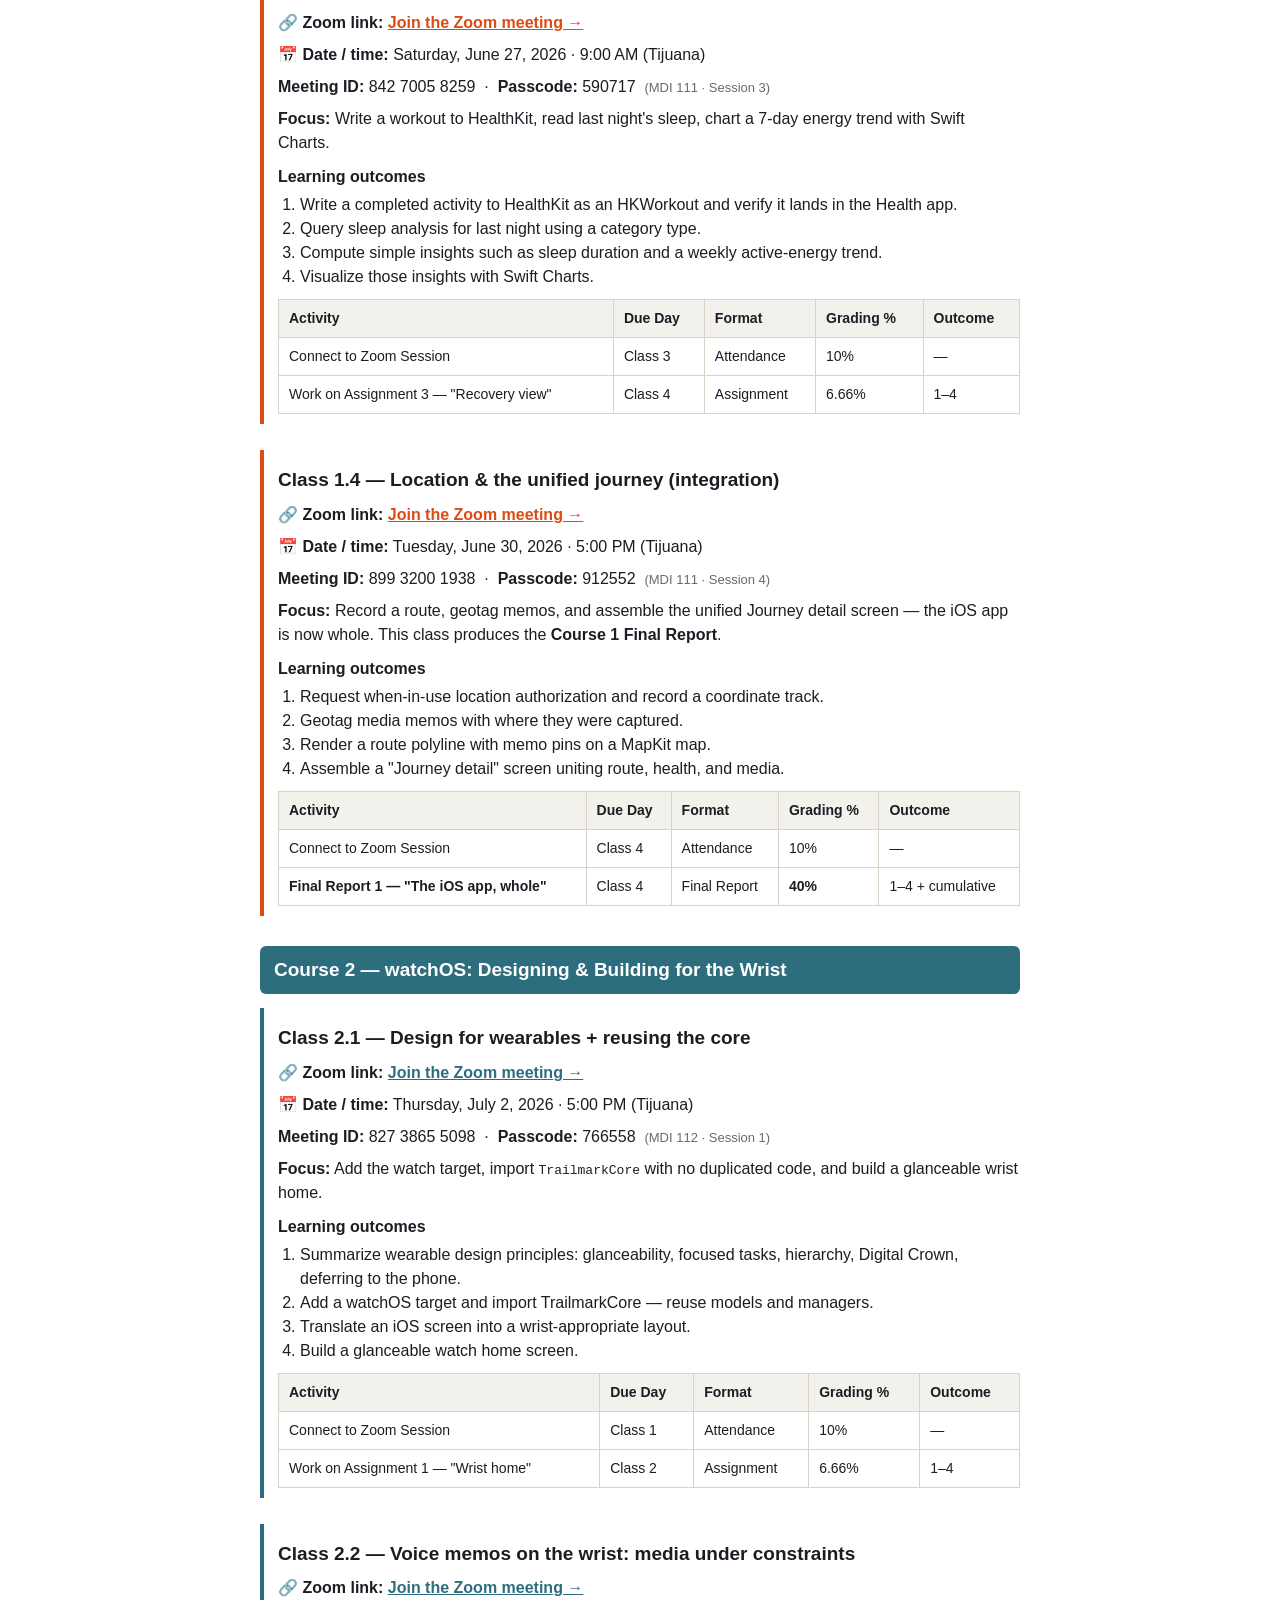
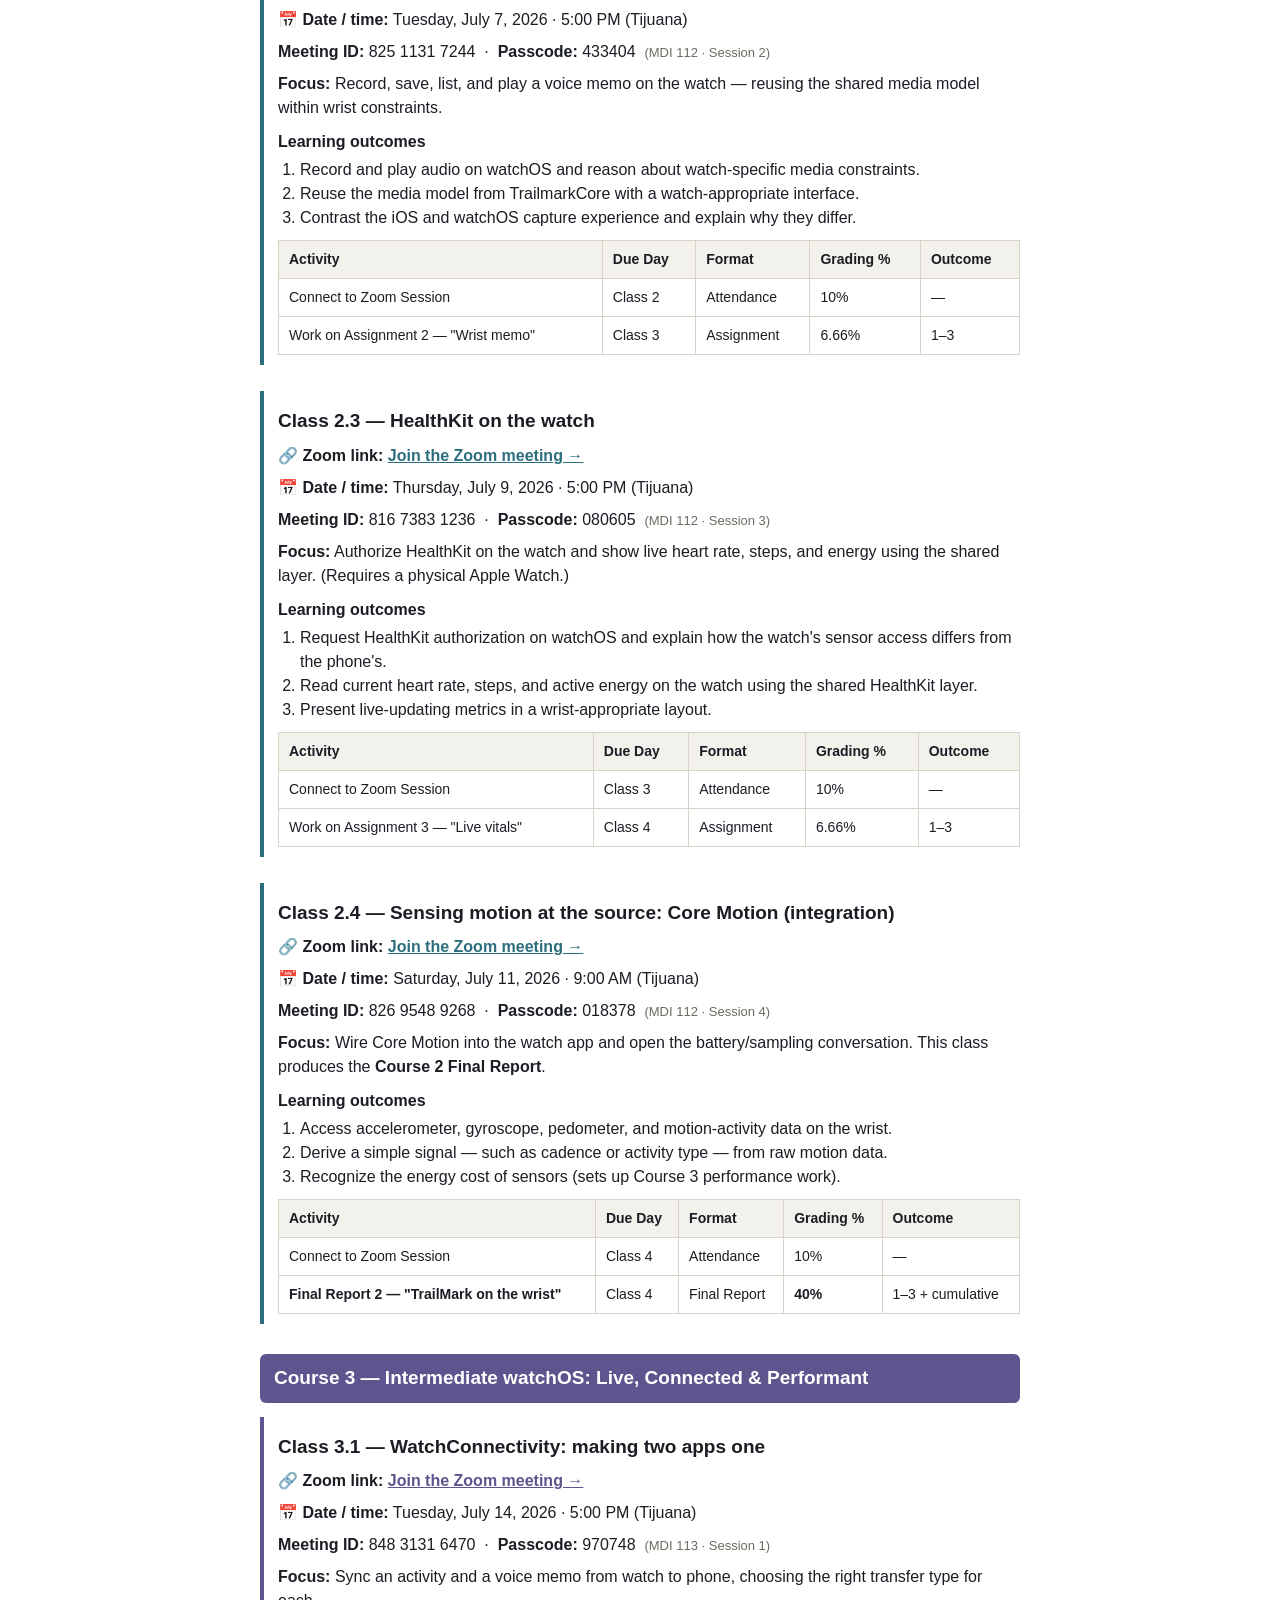
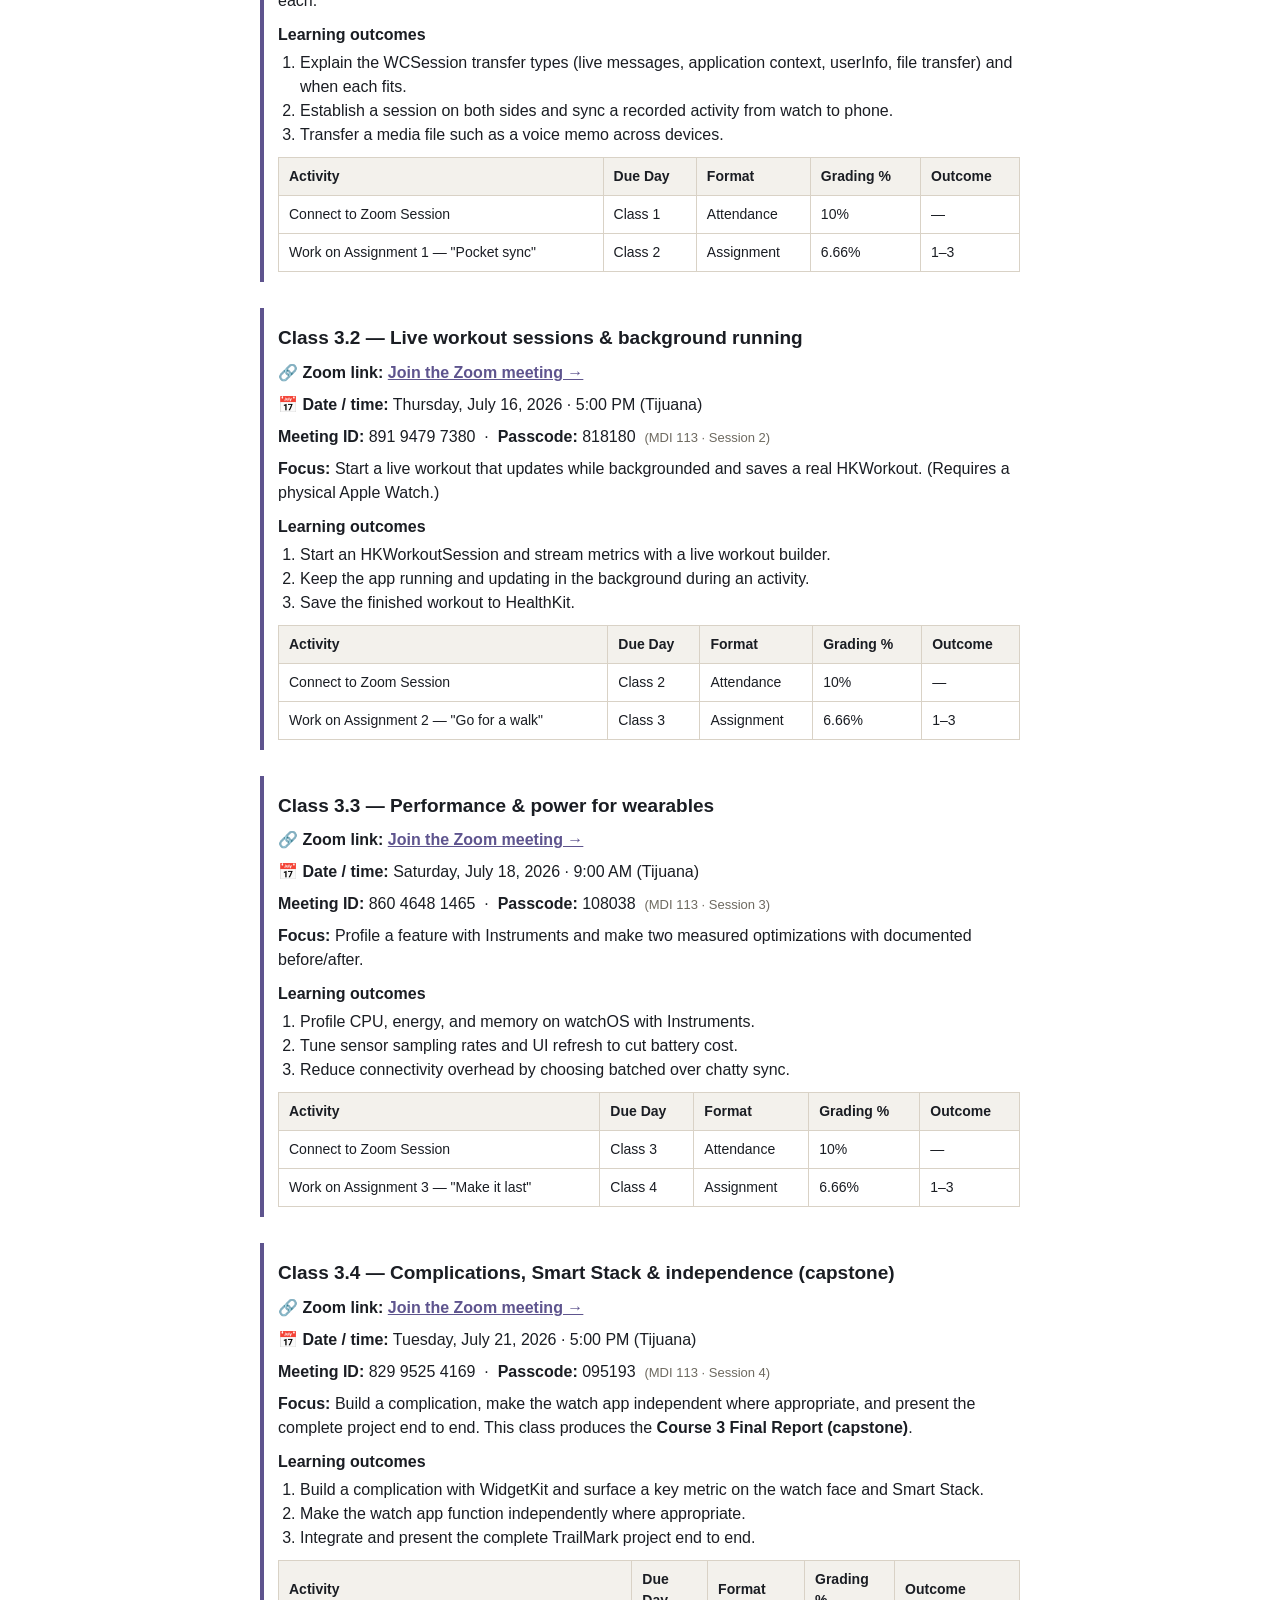
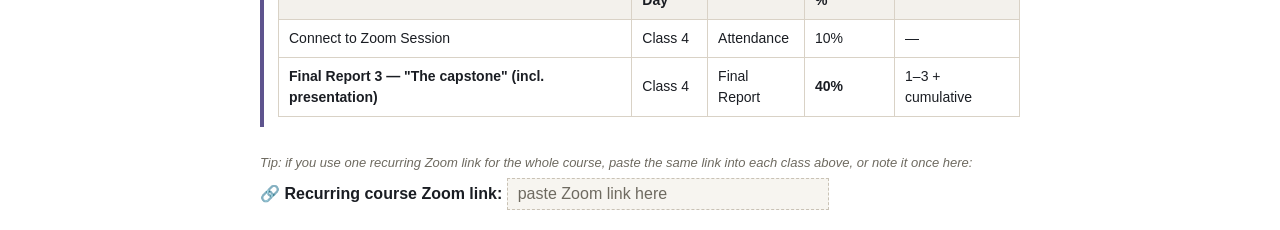
<file: Docs/class-overviews.html>
<!DOCTYPE html>
<html lang="en">
<head>
<meta charset="UTF-8">
<meta name="viewport" content="width=device-width, initial-scale=1.0">
<title>TrailMark — Class Overviews (Canvas-embeddable)</title>
</head>
<body style="margin:0;background:#ffffff;">

<!--
  HOW TO EMBED IN CANVAS
  1. In a Canvas Page, click Edit, then the "</>" (HTML editor) toggle in the Rich Content Editor.
  2. Copy the block you want from below — either the whole page, or a single class <div> — and paste it in.
  3. Replace each "paste Zoom link here" with your meeting link.
  Canvas keeps inline styles (color, background, border, padding, tables) and strips <style>/<script>,
  which this file deliberately avoids. Everything below is styled inline so it survives the paste.
-->

<div style="font-family:Arial,Helvetica,sans-serif;color:#1A1D23;line-height:1.5;max-width:760px;margin:0 auto;padding:20px;">

  <h1 style="font-family:Arial,sans-serif;font-size:26px;margin:0 0 4px;">TrailMark — Class Overviews &amp; Grading</h1>
  <p style="margin:6px 0 18px;color:#6E6A60;">One overview per session (12 total, across 3 courses). Paste the meeting link into each <strong>Zoom link</strong> field. Due days are a suggested cadence — edit to fit your calendar.</p>

  <!-- ===== GRADING SUMMARY ===== -->
  <div style="border:1px solid #d9d2c6;border-radius:6px;padding:14px 16px;margin:0 0 22px;background:#faf8f4;">
    <p style="margin:0 0 10px;font-weight:bold;font-size:16px;">How grading works — each course is graded out of 100%</p>
    <table style="border-collapse:collapse;width:100%;font-size:14px;">
      <tr>
        <th style="text-align:left;background:#f3f1ec;border:1px solid #d9d2c6;padding:8px 10px;">Component</th>
        <th style="text-align:left;background:#f3f1ec;border:1px solid #d9d2c6;padding:8px 10px;">Count</th>
        <th style="text-align:left;background:#f3f1ec;border:1px solid #d9d2c6;padding:8px 10px;">Each</th>
        <th style="text-align:left;background:#f3f1ec;border:1px solid #d9d2c6;padding:8px 10px;">Subtotal</th>
      </tr>
      <tr>
        <td style="border:1px solid #d9d2c6;padding:8px 10px;">Connect to Zoom Session (attendance)</td>
        <td style="border:1px solid #d9d2c6;padding:8px 10px;">4 classes</td>
        <td style="border:1px solid #d9d2c6;padding:8px 10px;">10%</td>
        <td style="border:1px solid #d9d2c6;padding:8px 10px;">40%</td>
      </tr>
      <tr>
        <td style="border:1px solid #d9d2c6;padding:8px 10px;">Assignments 1–3</td>
        <td style="border:1px solid #d9d2c6;padding:8px 10px;">3</td>
        <td style="border:1px solid #d9d2c6;padding:8px 10px;">6.66%</td>
        <td style="border:1px solid #d9d2c6;padding:8px 10px;">~20%</td>
      </tr>
      <tr>
        <td style="border:1px solid #d9d2c6;padding:8px 10px;">Final Report</td>
        <td style="border:1px solid #d9d2c6;padding:8px 10px;">1</td>
        <td style="border:1px solid #d9d2c6;padding:8px 10px;">40%</td>
        <td style="border:1px solid #d9d2c6;padding:8px 10px;">40%</td>
      </tr>
      <tr>
        <td style="border:1px solid #d9d2c6;padding:8px 10px;font-weight:bold;">Total</td>
        <td style="border:1px solid #d9d2c6;padding:8px 10px;"></td>
        <td style="border:1px solid #d9d2c6;padding:8px 10px;"></td>
        <td style="border:1px solid #d9d2c6;padding:8px 10px;font-weight:bold;">100%</td>
      </tr>
    </table>
    <p style="margin:10px 0 0;font-size:13px;color:#6E6A60;"><strong>Format:</strong> Attendance = live presence · Assignment = the in-class build, submitted in Canvas · Final Report = the course capstone (finish + present the project). <strong>Outcome</strong> numbers refer to the numbered learning outcomes listed above each table.</p>
  </div>

  <!-- =================================================================== -->
  <!-- COURSE 1 -->
  <h2 style="background:#DD4B14;color:#ffffff;padding:10px 14px;border-radius:6px;font-size:19px;margin:30px 0 14px;">Course 1 — iOS: Foundations &amp; the Shared Core</h2>

  <!-- 1.1 -->
  <div style="border-left:4px solid #DD4B14;padding:2px 0 2px 14px;margin:0 0 26px;">
    <h3 style="font-size:19px;margin:14px 0 4px;">Class 1.1 — Architecture &amp; the HealthKit foundation</h3>
    <p style="margin:8px 0;"><strong>🔗 Zoom link:</strong> <a href="https://us02web.zoom.us/j/81940517011?pwd=K8CsPzroXMYKOLZzlwjYYRBkNw0tqX.1" style="color:#DD4B14;font-weight:bold;">Join the Zoom meeting →</a></p>
    <p style="margin:8px 0;"><strong>📅 Date / time:</strong> Tuesday, June 23, 2026 · 5:00 PM (Tijuana)</p>
    <p style="margin:8px 0;"><strong>Meeting ID:</strong> 819 4051 7011 &nbsp;·&nbsp; <strong>Passcode:</strong> 618730 &nbsp;<span style="color:#6E6A60;font-size:13px;">(MDI 111 · Session 1)</span></p>
    <p style="margin:8px 0;"><strong>Focus:</strong> Stand up the Xcode project, the iPhone app, and the shared <code>TrailmarkCore</code> package; request HealthKit access and show today's activity.</p>
    <p style="margin:10px 0 4px;font-weight:bold;">Learning outcomes</p>
    <ol style="margin:4px 0 10px 22px;padding:0;">
      <li>Set up an app target plus a shared local Swift package, and explain why a shared module prevents duplication later.</li>
      <li>Explain HealthKit's authorization and privacy model, and request read access with clear purpose strings.</li>
      <li>Read steps, distance, and active energy using statistics queries.</li>
      <li>Render today's activity summary in SwiftUI with all health logic inside the core package.</li>
    </ol>
    <table style="border-collapse:collapse;width:100%;font-size:14px;margin:8px 0;">
      <tr>
        <th style="text-align:left;background:#f3f1ec;border:1px solid #d9d2c6;padding:8px 10px;">Activity</th>
        <th style="text-align:left;background:#f3f1ec;border:1px solid #d9d2c6;padding:8px 10px;">Due Day</th>
        <th style="text-align:left;background:#f3f1ec;border:1px solid #d9d2c6;padding:8px 10px;">Format</th>
        <th style="text-align:left;background:#f3f1ec;border:1px solid #d9d2c6;padding:8px 10px;">Grading %</th>
        <th style="text-align:left;background:#f3f1ec;border:1px solid #d9d2c6;padding:8px 10px;">Outcome</th>
      </tr>
      <tr>
        <td style="border:1px solid #d9d2c6;padding:8px 10px;">Connect to Zoom Session</td>
        <td style="border:1px solid #d9d2c6;padding:8px 10px;">Class 1</td>
        <td style="border:1px solid #d9d2c6;padding:8px 10px;">Attendance</td>
        <td style="border:1px solid #d9d2c6;padding:8px 10px;">10%</td>
        <td style="border:1px solid #d9d2c6;padding:8px 10px;">—</td>
      </tr>
      <tr>
        <td style="border:1px solid #d9d2c6;padding:8px 10px;">Work on Assignment 1 — "Today dashboard"</td>
        <td style="border:1px solid #d9d2c6;padding:8px 10px;">Class 2</td>
        <td style="border:1px solid #d9d2c6;padding:8px 10px;">Assignment</td>
        <td style="border:1px solid #d9d2c6;padding:8px 10px;">6.66%</td>
        <td style="border:1px solid #d9d2c6;padding:8px 10px;">1–4</td>
      </tr>
    </table>
  </div>

  <!-- 1.2 -->
  <div style="border-left:4px solid #DD4B14;padding:2px 0 2px 14px;margin:0 0 26px;">
    <h3 style="font-size:19px;margin:14px 0 4px;">Class 1.2 — Capturing the moment: media management</h3>
    <p style="margin:8px 0;"><strong>🔗 Zoom link:</strong> <a href="https://us02web.zoom.us/j/83533093653?pwd=a44yo74Nh6M6LueNRL9ZC7l0mhXVF6.1" style="color:#DD4B14;font-weight:bold;">Join the Zoom meeting →</a></p>
    <p style="margin:8px 0;"><strong>📅 Date / time:</strong> Thursday, June 25, 2026 · 5:00 PM (Tijuana)</p>
    <p style="margin:8px 0;"><strong>Meeting ID:</strong> 835 3309 3653 &nbsp;·&nbsp; <strong>Passcode:</strong> 297567 &nbsp;<span style="color:#6E6A60;font-size:13px;">(MDI 111 · Session 2)</span></p>
    <p style="margin:8px 0;"><strong>Focus:</strong> Record audio + video memos, persist them with metadata in the shared media store, list with thumbnails, play back.</p>
    <p style="margin:10px 0 4px;font-weight:bold;">Learning outcomes</p>
    <ol style="margin:4px 0 10px 22px;padding:0;">
      <li>Capture video and audio with AVFoundation, and reason about capture sessions and permissions.</li>
      <li>Persist media to app storage and model its metadata.</li>
      <li>Generate video thumbnails and play media back in-app.</li>
      <li>Build a memo list and detail screen backed by the shared media store.</li>
    </ol>
    <table style="border-collapse:collapse;width:100%;font-size:14px;margin:8px 0;">
      <tr>
        <th style="text-align:left;background:#f3f1ec;border:1px solid #d9d2c6;padding:8px 10px;">Activity</th>
        <th style="text-align:left;background:#f3f1ec;border:1px solid #d9d2c6;padding:8px 10px;">Due Day</th>
        <th style="text-align:left;background:#f3f1ec;border:1px solid #d9d2c6;padding:8px 10px;">Format</th>
        <th style="text-align:left;background:#f3f1ec;border:1px solid #d9d2c6;padding:8px 10px;">Grading %</th>
        <th style="text-align:left;background:#f3f1ec;border:1px solid #d9d2c6;padding:8px 10px;">Outcome</th>
      </tr>
      <tr>
        <td style="border:1px solid #d9d2c6;padding:8px 10px;">Connect to Zoom Session</td>
        <td style="border:1px solid #d9d2c6;padding:8px 10px;">Class 2</td>
        <td style="border:1px solid #d9d2c6;padding:8px 10px;">Attendance</td>
        <td style="border:1px solid #d9d2c6;padding:8px 10px;">10%</td>
        <td style="border:1px solid #d9d2c6;padding:8px 10px;">—</td>
      </tr>
      <tr>
        <td style="border:1px solid #d9d2c6;padding:8px 10px;">Work on Assignment 2 — "Field journal"</td>
        <td style="border:1px solid #d9d2c6;padding:8px 10px;">Class 3</td>
        <td style="border:1px solid #d9d2c6;padding:8px 10px;">Assignment</td>
        <td style="border:1px solid #d9d2c6;padding:8px 10px;">6.66%</td>
        <td style="border:1px solid #d9d2c6;padding:8px 10px;">1–4</td>
      </tr>
    </table>
  </div>

  <!-- 1.3 -->
  <div style="border-left:4px solid #DD4B14;padding:2px 0 2px 14px;margin:0 0 26px;">
    <h3 style="font-size:19px;margin:14px 0 4px;">Class 1.3 — Two-way HealthKit: workouts in, sleep &amp; recovery out</h3>
    <p style="margin:8px 0;"><strong>🔗 Zoom link:</strong> <a href="https://us02web.zoom.us/j/84270058259?pwd=uU8iSba8A5y67E6wOQsqDRWGTIao9b.1" style="color:#DD4B14;font-weight:bold;">Join the Zoom meeting →</a></p>
    <p style="margin:8px 0;"><strong>📅 Date / time:</strong> Saturday, June 27, 2026 · 9:00 AM (Tijuana)</p>
    <p style="margin:8px 0;"><strong>Meeting ID:</strong> 842 7005 8259 &nbsp;·&nbsp; <strong>Passcode:</strong> 590717 &nbsp;<span style="color:#6E6A60;font-size:13px;">(MDI 111 · Session 3)</span></p>
    <p style="margin:8px 0;"><strong>Focus:</strong> Write a workout to HealthKit, read last night's sleep, chart a 7-day energy trend with Swift Charts.</p>
    <p style="margin:10px 0 4px;font-weight:bold;">Learning outcomes</p>
    <ol style="margin:4px 0 10px 22px;padding:0;">
      <li>Write a completed activity to HealthKit as an HKWorkout and verify it lands in the Health app.</li>
      <li>Query sleep analysis for last night using a category type.</li>
      <li>Compute simple insights such as sleep duration and a weekly active-energy trend.</li>
      <li>Visualize those insights with Swift Charts.</li>
    </ol>
    <table style="border-collapse:collapse;width:100%;font-size:14px;margin:8px 0;">
      <tr>
        <th style="text-align:left;background:#f3f1ec;border:1px solid #d9d2c6;padding:8px 10px;">Activity</th>
        <th style="text-align:left;background:#f3f1ec;border:1px solid #d9d2c6;padding:8px 10px;">Due Day</th>
        <th style="text-align:left;background:#f3f1ec;border:1px solid #d9d2c6;padding:8px 10px;">Format</th>
        <th style="text-align:left;background:#f3f1ec;border:1px solid #d9d2c6;padding:8px 10px;">Grading %</th>
        <th style="text-align:left;background:#f3f1ec;border:1px solid #d9d2c6;padding:8px 10px;">Outcome</th>
      </tr>
      <tr>
        <td style="border:1px solid #d9d2c6;padding:8px 10px;">Connect to Zoom Session</td>
        <td style="border:1px solid #d9d2c6;padding:8px 10px;">Class 3</td>
        <td style="border:1px solid #d9d2c6;padding:8px 10px;">Attendance</td>
        <td style="border:1px solid #d9d2c6;padding:8px 10px;">10%</td>
        <td style="border:1px solid #d9d2c6;padding:8px 10px;">—</td>
      </tr>
      <tr>
        <td style="border:1px solid #d9d2c6;padding:8px 10px;">Work on Assignment 3 — "Recovery view"</td>
        <td style="border:1px solid #d9d2c6;padding:8px 10px;">Class 4</td>
        <td style="border:1px solid #d9d2c6;padding:8px 10px;">Assignment</td>
        <td style="border:1px solid #d9d2c6;padding:8px 10px;">6.66%</td>
        <td style="border:1px solid #d9d2c6;padding:8px 10px;">1–4</td>
      </tr>
    </table>
  </div>

  <!-- 1.4 -->
  <div style="border-left:4px solid #DD4B14;padding:2px 0 2px 14px;margin:0 0 26px;">
    <h3 style="font-size:19px;margin:14px 0 4px;">Class 1.4 — Location &amp; the unified journey (integration)</h3>
    <p style="margin:8px 0;"><strong>🔗 Zoom link:</strong> <a href="https://us02web.zoom.us/j/89932001938?pwd=kbkJ9aBeMHFzaIcIRWeijKegiDuY4n.1" style="color:#DD4B14;font-weight:bold;">Join the Zoom meeting →</a></p>
    <p style="margin:8px 0;"><strong>📅 Date / time:</strong> Tuesday, June 30, 2026 · 5:00 PM (Tijuana)</p>
    <p style="margin:8px 0;"><strong>Meeting ID:</strong> 899 3200 1938 &nbsp;·&nbsp; <strong>Passcode:</strong> 912552 &nbsp;<span style="color:#6E6A60;font-size:13px;">(MDI 111 · Session 4)</span></p>
    <p style="margin:8px 0;"><strong>Focus:</strong> Record a route, geotag memos, and assemble the unified Journey detail screen — the iOS app is now whole. This class produces the <strong>Course 1 Final Report</strong>.</p>
    <p style="margin:10px 0 4px;font-weight:bold;">Learning outcomes</p>
    <ol style="margin:4px 0 10px 22px;padding:0;">
      <li>Request when-in-use location authorization and record a coordinate track.</li>
      <li>Geotag media memos with where they were captured.</li>
      <li>Render a route polyline with memo pins on a MapKit map.</li>
      <li>Assemble a "Journey detail" screen uniting route, health, and media.</li>
    </ol>
    <table style="border-collapse:collapse;width:100%;font-size:14px;margin:8px 0;">
      <tr>
        <th style="text-align:left;background:#f3f1ec;border:1px solid #d9d2c6;padding:8px 10px;">Activity</th>
        <th style="text-align:left;background:#f3f1ec;border:1px solid #d9d2c6;padding:8px 10px;">Due Day</th>
        <th style="text-align:left;background:#f3f1ec;border:1px solid #d9d2c6;padding:8px 10px;">Format</th>
        <th style="text-align:left;background:#f3f1ec;border:1px solid #d9d2c6;padding:8px 10px;">Grading %</th>
        <th style="text-align:left;background:#f3f1ec;border:1px solid #d9d2c6;padding:8px 10px;">Outcome</th>
      </tr>
      <tr>
        <td style="border:1px solid #d9d2c6;padding:8px 10px;">Connect to Zoom Session</td>
        <td style="border:1px solid #d9d2c6;padding:8px 10px;">Class 4</td>
        <td style="border:1px solid #d9d2c6;padding:8px 10px;">Attendance</td>
        <td style="border:1px solid #d9d2c6;padding:8px 10px;">10%</td>
        <td style="border:1px solid #d9d2c6;padding:8px 10px;">—</td>
      </tr>
      <tr>
        <td style="border:1px solid #d9d2c6;padding:8px 10px;"><strong>Final Report 1 — "The iOS app, whole"</strong></td>
        <td style="border:1px solid #d9d2c6;padding:8px 10px;">Class 4</td>
        <td style="border:1px solid #d9d2c6;padding:8px 10px;">Final Report</td>
        <td style="border:1px solid #d9d2c6;padding:8px 10px;"><strong>40%</strong></td>
        <td style="border:1px solid #d9d2c6;padding:8px 10px;">1–4 + cumulative</td>
      </tr>
    </table>
  </div>

  <!-- =================================================================== -->
  <!-- COURSE 2 -->
  <h2 style="background:#2D6E7E;color:#ffffff;padding:10px 14px;border-radius:6px;font-size:19px;margin:30px 0 14px;">Course 2 — watchOS: Designing &amp; Building for the Wrist</h2>

  <!-- 2.1 -->
  <div style="border-left:4px solid #2D6E7E;padding:2px 0 2px 14px;margin:0 0 26px;">
    <h3 style="font-size:19px;margin:14px 0 4px;">Class 2.1 — Design for wearables + reusing the core</h3>
    <p style="margin:8px 0;"><strong>🔗 Zoom link:</strong> <a href="https://us02web.zoom.us/j/82738655098?pwd=Fip7YgXbtXnFfEeBWMXwaWwaYEcZKG.1" style="color:#2D6E7E;font-weight:bold;">Join the Zoom meeting →</a></p>
    <p style="margin:8px 0;"><strong>📅 Date / time:</strong> Thursday, July 2, 2026 · 5:00 PM (Tijuana)</p>
    <p style="margin:8px 0;"><strong>Meeting ID:</strong> 827 3865 5098 &nbsp;·&nbsp; <strong>Passcode:</strong> 766558 &nbsp;<span style="color:#6E6A60;font-size:13px;">(MDI 112 · Session 1)</span></p>
    <p style="margin:8px 0;"><strong>Focus:</strong> Add the watch target, import <code>TrailmarkCore</code> with no duplicated code, and build a glanceable wrist home.</p>
    <p style="margin:10px 0 4px;font-weight:bold;">Learning outcomes</p>
    <ol style="margin:4px 0 10px 22px;padding:0;">
      <li>Summarize wearable design principles: glanceability, focused tasks, hierarchy, Digital Crown, deferring to the phone.</li>
      <li>Add a watchOS target and import TrailmarkCore — reuse models and managers.</li>
      <li>Translate an iOS screen into a wrist-appropriate layout.</li>
      <li>Build a glanceable watch home screen.</li>
    </ol>
    <table style="border-collapse:collapse;width:100%;font-size:14px;margin:8px 0;">
      <tr>
        <th style="text-align:left;background:#f3f1ec;border:1px solid #d9d2c6;padding:8px 10px;">Activity</th>
        <th style="text-align:left;background:#f3f1ec;border:1px solid #d9d2c6;padding:8px 10px;">Due Day</th>
        <th style="text-align:left;background:#f3f1ec;border:1px solid #d9d2c6;padding:8px 10px;">Format</th>
        <th style="text-align:left;background:#f3f1ec;border:1px solid #d9d2c6;padding:8px 10px;">Grading %</th>
        <th style="text-align:left;background:#f3f1ec;border:1px solid #d9d2c6;padding:8px 10px;">Outcome</th>
      </tr>
      <tr>
        <td style="border:1px solid #d9d2c6;padding:8px 10px;">Connect to Zoom Session</td>
        <td style="border:1px solid #d9d2c6;padding:8px 10px;">Class 1</td>
        <td style="border:1px solid #d9d2c6;padding:8px 10px;">Attendance</td>
        <td style="border:1px solid #d9d2c6;padding:8px 10px;">10%</td>
        <td style="border:1px solid #d9d2c6;padding:8px 10px;">—</td>
      </tr>
      <tr>
        <td style="border:1px solid #d9d2c6;padding:8px 10px;">Work on Assignment 1 — "Wrist home"</td>
        <td style="border:1px solid #d9d2c6;padding:8px 10px;">Class 2</td>
        <td style="border:1px solid #d9d2c6;padding:8px 10px;">Assignment</td>
        <td style="border:1px solid #d9d2c6;padding:8px 10px;">6.66%</td>
        <td style="border:1px solid #d9d2c6;padding:8px 10px;">1–4</td>
      </tr>
    </table>
  </div>

  <!-- 2.2 -->
  <div style="border-left:4px solid #2D6E7E;padding:2px 0 2px 14px;margin:0 0 26px;">
    <h3 style="font-size:19px;margin:14px 0 4px;">Class 2.2 — Voice memos on the wrist: media under constraints</h3>
    <p style="margin:8px 0;"><strong>🔗 Zoom link:</strong> <a href="https://us02web.zoom.us/j/82511317244?pwd=Xfby9RQYbsuqXeYhosv6ZXZykywUmR.1" style="color:#2D6E7E;font-weight:bold;">Join the Zoom meeting →</a></p>
    <p style="margin:8px 0;"><strong>📅 Date / time:</strong> Tuesday, July 7, 2026 · 5:00 PM (Tijuana)</p>
    <p style="margin:8px 0;"><strong>Meeting ID:</strong> 825 1131 7244 &nbsp;·&nbsp; <strong>Passcode:</strong> 433404 &nbsp;<span style="color:#6E6A60;font-size:13px;">(MDI 112 · Session 2)</span></p>
    <p style="margin:8px 0;"><strong>Focus:</strong> Record, save, list, and play a voice memo on the watch — reusing the shared media model within wrist constraints.</p>
    <p style="margin:10px 0 4px;font-weight:bold;">Learning outcomes</p>
    <ol style="margin:4px 0 10px 22px;padding:0;">
      <li>Record and play audio on watchOS and reason about watch-specific media constraints.</li>
      <li>Reuse the media model from TrailmarkCore with a watch-appropriate interface.</li>
      <li>Contrast the iOS and watchOS capture experience and explain why they differ.</li>
    </ol>
    <table style="border-collapse:collapse;width:100%;font-size:14px;margin:8px 0;">
      <tr>
        <th style="text-align:left;background:#f3f1ec;border:1px solid #d9d2c6;padding:8px 10px;">Activity</th>
        <th style="text-align:left;background:#f3f1ec;border:1px solid #d9d2c6;padding:8px 10px;">Due Day</th>
        <th style="text-align:left;background:#f3f1ec;border:1px solid #d9d2c6;padding:8px 10px;">Format</th>
        <th style="text-align:left;background:#f3f1ec;border:1px solid #d9d2c6;padding:8px 10px;">Grading %</th>
        <th style="text-align:left;background:#f3f1ec;border:1px solid #d9d2c6;padding:8px 10px;">Outcome</th>
      </tr>
      <tr>
        <td style="border:1px solid #d9d2c6;padding:8px 10px;">Connect to Zoom Session</td>
        <td style="border:1px solid #d9d2c6;padding:8px 10px;">Class 2</td>
        <td style="border:1px solid #d9d2c6;padding:8px 10px;">Attendance</td>
        <td style="border:1px solid #d9d2c6;padding:8px 10px;">10%</td>
        <td style="border:1px solid #d9d2c6;padding:8px 10px;">—</td>
      </tr>
      <tr>
        <td style="border:1px solid #d9d2c6;padding:8px 10px;">Work on Assignment 2 — "Wrist memo"</td>
        <td style="border:1px solid #d9d2c6;padding:8px 10px;">Class 3</td>
        <td style="border:1px solid #d9d2c6;padding:8px 10px;">Assignment</td>
        <td style="border:1px solid #d9d2c6;padding:8px 10px;">6.66%</td>
        <td style="border:1px solid #d9d2c6;padding:8px 10px;">1–3</td>
      </tr>
    </table>
  </div>

  <!-- 2.3 -->
  <div style="border-left:4px solid #2D6E7E;padding:2px 0 2px 14px;margin:0 0 26px;">
    <h3 style="font-size:19px;margin:14px 0 4px;">Class 2.3 — HealthKit on the watch</h3>
    <p style="margin:8px 0;"><strong>🔗 Zoom link:</strong> <a href="https://us02web.zoom.us/j/81673831236?pwd=1g8NJ9SUyEHqMk4lY69OR4mBKJ70wF.1" style="color:#2D6E7E;font-weight:bold;">Join the Zoom meeting →</a></p>
    <p style="margin:8px 0;"><strong>📅 Date / time:</strong> Thursday, July 9, 2026 · 5:00 PM (Tijuana)</p>
    <p style="margin:8px 0;"><strong>Meeting ID:</strong> 816 7383 1236 &nbsp;·&nbsp; <strong>Passcode:</strong> 080605 &nbsp;<span style="color:#6E6A60;font-size:13px;">(MDI 112 · Session 3)</span></p>
    <p style="margin:8px 0;"><strong>Focus:</strong> Authorize HealthKit on the watch and show live heart rate, steps, and energy using the shared layer. (Requires a physical Apple Watch.)</p>
    <p style="margin:10px 0 4px;font-weight:bold;">Learning outcomes</p>
    <ol style="margin:4px 0 10px 22px;padding:0;">
      <li>Request HealthKit authorization on watchOS and explain how the watch's sensor access differs from the phone's.</li>
      <li>Read current heart rate, steps, and active energy on the watch using the shared HealthKit layer.</li>
      <li>Present live-updating metrics in a wrist-appropriate layout.</li>
    </ol>
    <table style="border-collapse:collapse;width:100%;font-size:14px;margin:8px 0;">
      <tr>
        <th style="text-align:left;background:#f3f1ec;border:1px solid #d9d2c6;padding:8px 10px;">Activity</th>
        <th style="text-align:left;background:#f3f1ec;border:1px solid #d9d2c6;padding:8px 10px;">Due Day</th>
        <th style="text-align:left;background:#f3f1ec;border:1px solid #d9d2c6;padding:8px 10px;">Format</th>
        <th style="text-align:left;background:#f3f1ec;border:1px solid #d9d2c6;padding:8px 10px;">Grading %</th>
        <th style="text-align:left;background:#f3f1ec;border:1px solid #d9d2c6;padding:8px 10px;">Outcome</th>
      </tr>
      <tr>
        <td style="border:1px solid #d9d2c6;padding:8px 10px;">Connect to Zoom Session</td>
        <td style="border:1px solid #d9d2c6;padding:8px 10px;">Class 3</td>
        <td style="border:1px solid #d9d2c6;padding:8px 10px;">Attendance</td>
        <td style="border:1px solid #d9d2c6;padding:8px 10px;">10%</td>
        <td style="border:1px solid #d9d2c6;padding:8px 10px;">—</td>
      </tr>
      <tr>
        <td style="border:1px solid #d9d2c6;padding:8px 10px;">Work on Assignment 3 — "Live vitals"</td>
        <td style="border:1px solid #d9d2c6;padding:8px 10px;">Class 4</td>
        <td style="border:1px solid #d9d2c6;padding:8px 10px;">Assignment</td>
        <td style="border:1px solid #d9d2c6;padding:8px 10px;">6.66%</td>
        <td style="border:1px solid #d9d2c6;padding:8px 10px;">1–3</td>
      </tr>
    </table>
  </div>

  <!-- 2.4 -->
  <div style="border-left:4px solid #2D6E7E;padding:2px 0 2px 14px;margin:0 0 26px;">
    <h3 style="font-size:19px;margin:14px 0 4px;">Class 2.4 — Sensing motion at the source: Core Motion (integration)</h3>
    <p style="margin:8px 0;"><strong>🔗 Zoom link:</strong> <a href="https://us02web.zoom.us/j/82695489268?pwd=YuaYvhmeqYe6xN8Sb2bjuY1HQwWZyf.1" style="color:#2D6E7E;font-weight:bold;">Join the Zoom meeting →</a></p>
    <p style="margin:8px 0;"><strong>📅 Date / time:</strong> Saturday, July 11, 2026 · 9:00 AM (Tijuana)</p>
    <p style="margin:8px 0;"><strong>Meeting ID:</strong> 826 9548 9268 &nbsp;·&nbsp; <strong>Passcode:</strong> 018378 &nbsp;<span style="color:#6E6A60;font-size:13px;">(MDI 112 · Session 4)</span></p>
    <p style="margin:8px 0;"><strong>Focus:</strong> Wire Core Motion into the watch app and open the battery/sampling conversation. This class produces the <strong>Course 2 Final Report</strong>.</p>
    <p style="margin:10px 0 4px;font-weight:bold;">Learning outcomes</p>
    <ol style="margin:4px 0 10px 22px;padding:0;">
      <li>Access accelerometer, gyroscope, pedometer, and motion-activity data on the wrist.</li>
      <li>Derive a simple signal — such as cadence or activity type — from raw motion data.</li>
      <li>Recognize the energy cost of sensors (sets up Course 3 performance work).</li>
    </ol>
    <table style="border-collapse:collapse;width:100%;font-size:14px;margin:8px 0;">
      <tr>
        <th style="text-align:left;background:#f3f1ec;border:1px solid #d9d2c6;padding:8px 10px;">Activity</th>
        <th style="text-align:left;background:#f3f1ec;border:1px solid #d9d2c6;padding:8px 10px;">Due Day</th>
        <th style="text-align:left;background:#f3f1ec;border:1px solid #d9d2c6;padding:8px 10px;">Format</th>
        <th style="text-align:left;background:#f3f1ec;border:1px solid #d9d2c6;padding:8px 10px;">Grading %</th>
        <th style="text-align:left;background:#f3f1ec;border:1px solid #d9d2c6;padding:8px 10px;">Outcome</th>
      </tr>
      <tr>
        <td style="border:1px solid #d9d2c6;padding:8px 10px;">Connect to Zoom Session</td>
        <td style="border:1px solid #d9d2c6;padding:8px 10px;">Class 4</td>
        <td style="border:1px solid #d9d2c6;padding:8px 10px;">Attendance</td>
        <td style="border:1px solid #d9d2c6;padding:8px 10px;">10%</td>
        <td style="border:1px solid #d9d2c6;padding:8px 10px;">—</td>
      </tr>
      <tr>
        <td style="border:1px solid #d9d2c6;padding:8px 10px;"><strong>Final Report 2 — "TrailMark on the wrist"</strong></td>
        <td style="border:1px solid #d9d2c6;padding:8px 10px;">Class 4</td>
        <td style="border:1px solid #d9d2c6;padding:8px 10px;">Final Report</td>
        <td style="border:1px solid #d9d2c6;padding:8px 10px;"><strong>40%</strong></td>
        <td style="border:1px solid #d9d2c6;padding:8px 10px;">1–3 + cumulative</td>
      </tr>
    </table>
  </div>

  <!-- =================================================================== -->
  <!-- COURSE 3 -->
  <h2 style="background:#5E548E;color:#ffffff;padding:10px 14px;border-radius:6px;font-size:19px;margin:30px 0 14px;">Course 3 — Intermediate watchOS: Live, Connected &amp; Performant</h2>

  <!-- 3.1 -->
  <div style="border-left:4px solid #5E548E;padding:2px 0 2px 14px;margin:0 0 26px;">
    <h3 style="font-size:19px;margin:14px 0 4px;">Class 3.1 — WatchConnectivity: making two apps one</h3>
    <p style="margin:8px 0;"><strong>🔗 Zoom link:</strong> <a href="https://us02web.zoom.us/j/84831316470?pwd=aKAFkCayK1AqRpRQXaq7602sT50uZD.1" style="color:#5E548E;font-weight:bold;">Join the Zoom meeting →</a></p>
    <p style="margin:8px 0;"><strong>📅 Date / time:</strong> Tuesday, July 14, 2026 · 5:00 PM (Tijuana)</p>
    <p style="margin:8px 0;"><strong>Meeting ID:</strong> 848 3131 6470 &nbsp;·&nbsp; <strong>Passcode:</strong> 970748 &nbsp;<span style="color:#6E6A60;font-size:13px;">(MDI 113 · Session 1)</span></p>
    <p style="margin:8px 0;"><strong>Focus:</strong> Sync an activity and a voice memo from watch to phone, choosing the right transfer type for each.</p>
    <p style="margin:10px 0 4px;font-weight:bold;">Learning outcomes</p>
    <ol style="margin:4px 0 10px 22px;padding:0;">
      <li>Explain the WCSession transfer types (live messages, application context, userInfo, file transfer) and when each fits.</li>
      <li>Establish a session on both sides and sync a recorded activity from watch to phone.</li>
      <li>Transfer a media file such as a voice memo across devices.</li>
    </ol>
    <table style="border-collapse:collapse;width:100%;font-size:14px;margin:8px 0;">
      <tr>
        <th style="text-align:left;background:#f3f1ec;border:1px solid #d9d2c6;padding:8px 10px;">Activity</th>
        <th style="text-align:left;background:#f3f1ec;border:1px solid #d9d2c6;padding:8px 10px;">Due Day</th>
        <th style="text-align:left;background:#f3f1ec;border:1px solid #d9d2c6;padding:8px 10px;">Format</th>
        <th style="text-align:left;background:#f3f1ec;border:1px solid #d9d2c6;padding:8px 10px;">Grading %</th>
        <th style="text-align:left;background:#f3f1ec;border:1px solid #d9d2c6;padding:8px 10px;">Outcome</th>
      </tr>
      <tr>
        <td style="border:1px solid #d9d2c6;padding:8px 10px;">Connect to Zoom Session</td>
        <td style="border:1px solid #d9d2c6;padding:8px 10px;">Class 1</td>
        <td style="border:1px solid #d9d2c6;padding:8px 10px;">Attendance</td>
        <td style="border:1px solid #d9d2c6;padding:8px 10px;">10%</td>
        <td style="border:1px solid #d9d2c6;padding:8px 10px;">—</td>
      </tr>
      <tr>
        <td style="border:1px solid #d9d2c6;padding:8px 10px;">Work on Assignment 1 — "Pocket sync"</td>
        <td style="border:1px solid #d9d2c6;padding:8px 10px;">Class 2</td>
        <td style="border:1px solid #d9d2c6;padding:8px 10px;">Assignment</td>
        <td style="border:1px solid #d9d2c6;padding:8px 10px;">6.66%</td>
        <td style="border:1px solid #d9d2c6;padding:8px 10px;">1–3</td>
      </tr>
    </table>
  </div>

  <!-- 3.2 -->
  <div style="border-left:4px solid #5E548E;padding:2px 0 2px 14px;margin:0 0 26px;">
    <h3 style="font-size:19px;margin:14px 0 4px;">Class 3.2 — Live workout sessions &amp; background running</h3>
    <p style="margin:8px 0;"><strong>🔗 Zoom link:</strong> <a href="https://us02web.zoom.us/j/89194797380?pwd=Ps6lsF9a6yfs8XGM4Mpg3tYUjAfaz7.1" style="color:#5E548E;font-weight:bold;">Join the Zoom meeting →</a></p>
    <p style="margin:8px 0;"><strong>📅 Date / time:</strong> Thursday, July 16, 2026 · 5:00 PM (Tijuana)</p>
    <p style="margin:8px 0;"><strong>Meeting ID:</strong> 891 9479 7380 &nbsp;·&nbsp; <strong>Passcode:</strong> 818180 &nbsp;<span style="color:#6E6A60;font-size:13px;">(MDI 113 · Session 2)</span></p>
    <p style="margin:8px 0;"><strong>Focus:</strong> Start a live workout that updates while backgrounded and saves a real HKWorkout. (Requires a physical Apple Watch.)</p>
    <p style="margin:10px 0 4px;font-weight:bold;">Learning outcomes</p>
    <ol style="margin:4px 0 10px 22px;padding:0;">
      <li>Start an HKWorkoutSession and stream metrics with a live workout builder.</li>
      <li>Keep the app running and updating in the background during an activity.</li>
      <li>Save the finished workout to HealthKit.</li>
    </ol>
    <table style="border-collapse:collapse;width:100%;font-size:14px;margin:8px 0;">
      <tr>
        <th style="text-align:left;background:#f3f1ec;border:1px solid #d9d2c6;padding:8px 10px;">Activity</th>
        <th style="text-align:left;background:#f3f1ec;border:1px solid #d9d2c6;padding:8px 10px;">Due Day</th>
        <th style="text-align:left;background:#f3f1ec;border:1px solid #d9d2c6;padding:8px 10px;">Format</th>
        <th style="text-align:left;background:#f3f1ec;border:1px solid #d9d2c6;padding:8px 10px;">Grading %</th>
        <th style="text-align:left;background:#f3f1ec;border:1px solid #d9d2c6;padding:8px 10px;">Outcome</th>
      </tr>
      <tr>
        <td style="border:1px solid #d9d2c6;padding:8px 10px;">Connect to Zoom Session</td>
        <td style="border:1px solid #d9d2c6;padding:8px 10px;">Class 2</td>
        <td style="border:1px solid #d9d2c6;padding:8px 10px;">Attendance</td>
        <td style="border:1px solid #d9d2c6;padding:8px 10px;">10%</td>
        <td style="border:1px solid #d9d2c6;padding:8px 10px;">—</td>
      </tr>
      <tr>
        <td style="border:1px solid #d9d2c6;padding:8px 10px;">Work on Assignment 2 — "Go for a walk"</td>
        <td style="border:1px solid #d9d2c6;padding:8px 10px;">Class 3</td>
        <td style="border:1px solid #d9d2c6;padding:8px 10px;">Assignment</td>
        <td style="border:1px solid #d9d2c6;padding:8px 10px;">6.66%</td>
        <td style="border:1px solid #d9d2c6;padding:8px 10px;">1–3</td>
      </tr>
    </table>
  </div>

  <!-- 3.3 -->
  <div style="border-left:4px solid #5E548E;padding:2px 0 2px 14px;margin:0 0 26px;">
    <h3 style="font-size:19px;margin:14px 0 4px;">Class 3.3 — Performance &amp; power for wearables</h3>
    <p style="margin:8px 0;"><strong>🔗 Zoom link:</strong> <a href="https://us02web.zoom.us/j/86046481465?pwd=oL8c4mvxhsqFqsrdO1NdiODAb2giTZ.1" style="color:#5E548E;font-weight:bold;">Join the Zoom meeting →</a></p>
    <p style="margin:8px 0;"><strong>📅 Date / time:</strong> Saturday, July 18, 2026 · 9:00 AM (Tijuana)</p>
    <p style="margin:8px 0;"><strong>Meeting ID:</strong> 860 4648 1465 &nbsp;·&nbsp; <strong>Passcode:</strong> 108038 &nbsp;<span style="color:#6E6A60;font-size:13px;">(MDI 113 · Session 3)</span></p>
    <p style="margin:8px 0;"><strong>Focus:</strong> Profile a feature with Instruments and make two measured optimizations with documented before/after.</p>
    <p style="margin:10px 0 4px;font-weight:bold;">Learning outcomes</p>
    <ol style="margin:4px 0 10px 22px;padding:0;">
      <li>Profile CPU, energy, and memory on watchOS with Instruments.</li>
      <li>Tune sensor sampling rates and UI refresh to cut battery cost.</li>
      <li>Reduce connectivity overhead by choosing batched over chatty sync.</li>
    </ol>
    <table style="border-collapse:collapse;width:100%;font-size:14px;margin:8px 0;">
      <tr>
        <th style="text-align:left;background:#f3f1ec;border:1px solid #d9d2c6;padding:8px 10px;">Activity</th>
        <th style="text-align:left;background:#f3f1ec;border:1px solid #d9d2c6;padding:8px 10px;">Due Day</th>
        <th style="text-align:left;background:#f3f1ec;border:1px solid #d9d2c6;padding:8px 10px;">Format</th>
        <th style="text-align:left;background:#f3f1ec;border:1px solid #d9d2c6;padding:8px 10px;">Grading %</th>
        <th style="text-align:left;background:#f3f1ec;border:1px solid #d9d2c6;padding:8px 10px;">Outcome</th>
      </tr>
      <tr>
        <td style="border:1px solid #d9d2c6;padding:8px 10px;">Connect to Zoom Session</td>
        <td style="border:1px solid #d9d2c6;padding:8px 10px;">Class 3</td>
        <td style="border:1px solid #d9d2c6;padding:8px 10px;">Attendance</td>
        <td style="border:1px solid #d9d2c6;padding:8px 10px;">10%</td>
        <td style="border:1px solid #d9d2c6;padding:8px 10px;">—</td>
      </tr>
      <tr>
        <td style="border:1px solid #d9d2c6;padding:8px 10px;">Work on Assignment 3 — "Make it last"</td>
        <td style="border:1px solid #d9d2c6;padding:8px 10px;">Class 4</td>
        <td style="border:1px solid #d9d2c6;padding:8px 10px;">Assignment</td>
        <td style="border:1px solid #d9d2c6;padding:8px 10px;">6.66%</td>
        <td style="border:1px solid #d9d2c6;padding:8px 10px;">1–3</td>
      </tr>
    </table>
  </div>

  <!-- 3.4 -->
  <div style="border-left:4px solid #5E548E;padding:2px 0 2px 14px;margin:0 0 26px;">
    <h3 style="font-size:19px;margin:14px 0 4px;">Class 3.4 — Complications, Smart Stack &amp; independence (capstone)</h3>
    <p style="margin:8px 0;"><strong>🔗 Zoom link:</strong> <a href="https://us02web.zoom.us/j/82995254169?pwd=DaMT4O9nJbz4yZTBb5P8NBqZGlboQC.1" style="color:#5E548E;font-weight:bold;">Join the Zoom meeting →</a></p>
    <p style="margin:8px 0;"><strong>📅 Date / time:</strong> Tuesday, July 21, 2026 · 5:00 PM (Tijuana)</p>
    <p style="margin:8px 0;"><strong>Meeting ID:</strong> 829 9525 4169 &nbsp;·&nbsp; <strong>Passcode:</strong> 095193 &nbsp;<span style="color:#6E6A60;font-size:13px;">(MDI 113 · Session 4)</span></p>
    <p style="margin:8px 0;"><strong>Focus:</strong> Build a complication, make the watch app independent where appropriate, and present the complete project end to end. This class produces the <strong>Course 3 Final Report (capstone)</strong>.</p>
    <p style="margin:10px 0 4px;font-weight:bold;">Learning outcomes</p>
    <ol style="margin:4px 0 10px 22px;padding:0;">
      <li>Build a complication with WidgetKit and surface a key metric on the watch face and Smart Stack.</li>
      <li>Make the watch app function independently where appropriate.</li>
      <li>Integrate and present the complete TrailMark project end to end.</li>
    </ol>
    <table style="border-collapse:collapse;width:100%;font-size:14px;margin:8px 0;">
      <tr>
        <th style="text-align:left;background:#f3f1ec;border:1px solid #d9d2c6;padding:8px 10px;">Activity</th>
        <th style="text-align:left;background:#f3f1ec;border:1px solid #d9d2c6;padding:8px 10px;">Due Day</th>
        <th style="text-align:left;background:#f3f1ec;border:1px solid #d9d2c6;padding:8px 10px;">Format</th>
        <th style="text-align:left;background:#f3f1ec;border:1px solid #d9d2c6;padding:8px 10px;">Grading %</th>
        <th style="text-align:left;background:#f3f1ec;border:1px solid #d9d2c6;padding:8px 10px;">Outcome</th>
      </tr>
      <tr>
        <td style="border:1px solid #d9d2c6;padding:8px 10px;">Connect to Zoom Session</td>
        <td style="border:1px solid #d9d2c6;padding:8px 10px;">Class 4</td>
        <td style="border:1px solid #d9d2c6;padding:8px 10px;">Attendance</td>
        <td style="border:1px solid #d9d2c6;padding:8px 10px;">10%</td>
        <td style="border:1px solid #d9d2c6;padding:8px 10px;">—</td>
      </tr>
      <tr>
        <td style="border:1px solid #d9d2c6;padding:8px 10px;"><strong>Final Report 3 — "The capstone" (incl. presentation)</strong></td>
        <td style="border:1px solid #d9d2c6;padding:8px 10px;">Class 4</td>
        <td style="border:1px solid #d9d2c6;padding:8px 10px;">Final Report</td>
        <td style="border:1px solid #d9d2c6;padding:8px 10px;"><strong>40%</strong></td>
        <td style="border:1px solid #d9d2c6;padding:8px 10px;">1–3 + cumulative</td>
      </tr>
    </table>
  </div>

  <p style="margin:22px 0 0;font-size:13px;color:#6E6A60;font-style:italic;">Tip: if you use one recurring Zoom link for the whole course, paste the same link into each class above, or note it once here:</p>
  <p style="margin:6px 0 0;"><strong>🔗 Recurring course Zoom link:</strong> <span style="display:inline-block;min-width:300px;background:#f7f5f0;border:1px dashed #c9c2b5;padding:3px 10px;color:#6E6A60;">paste Zoom link here</span></p>

</div>

</body>
</html>
</file>
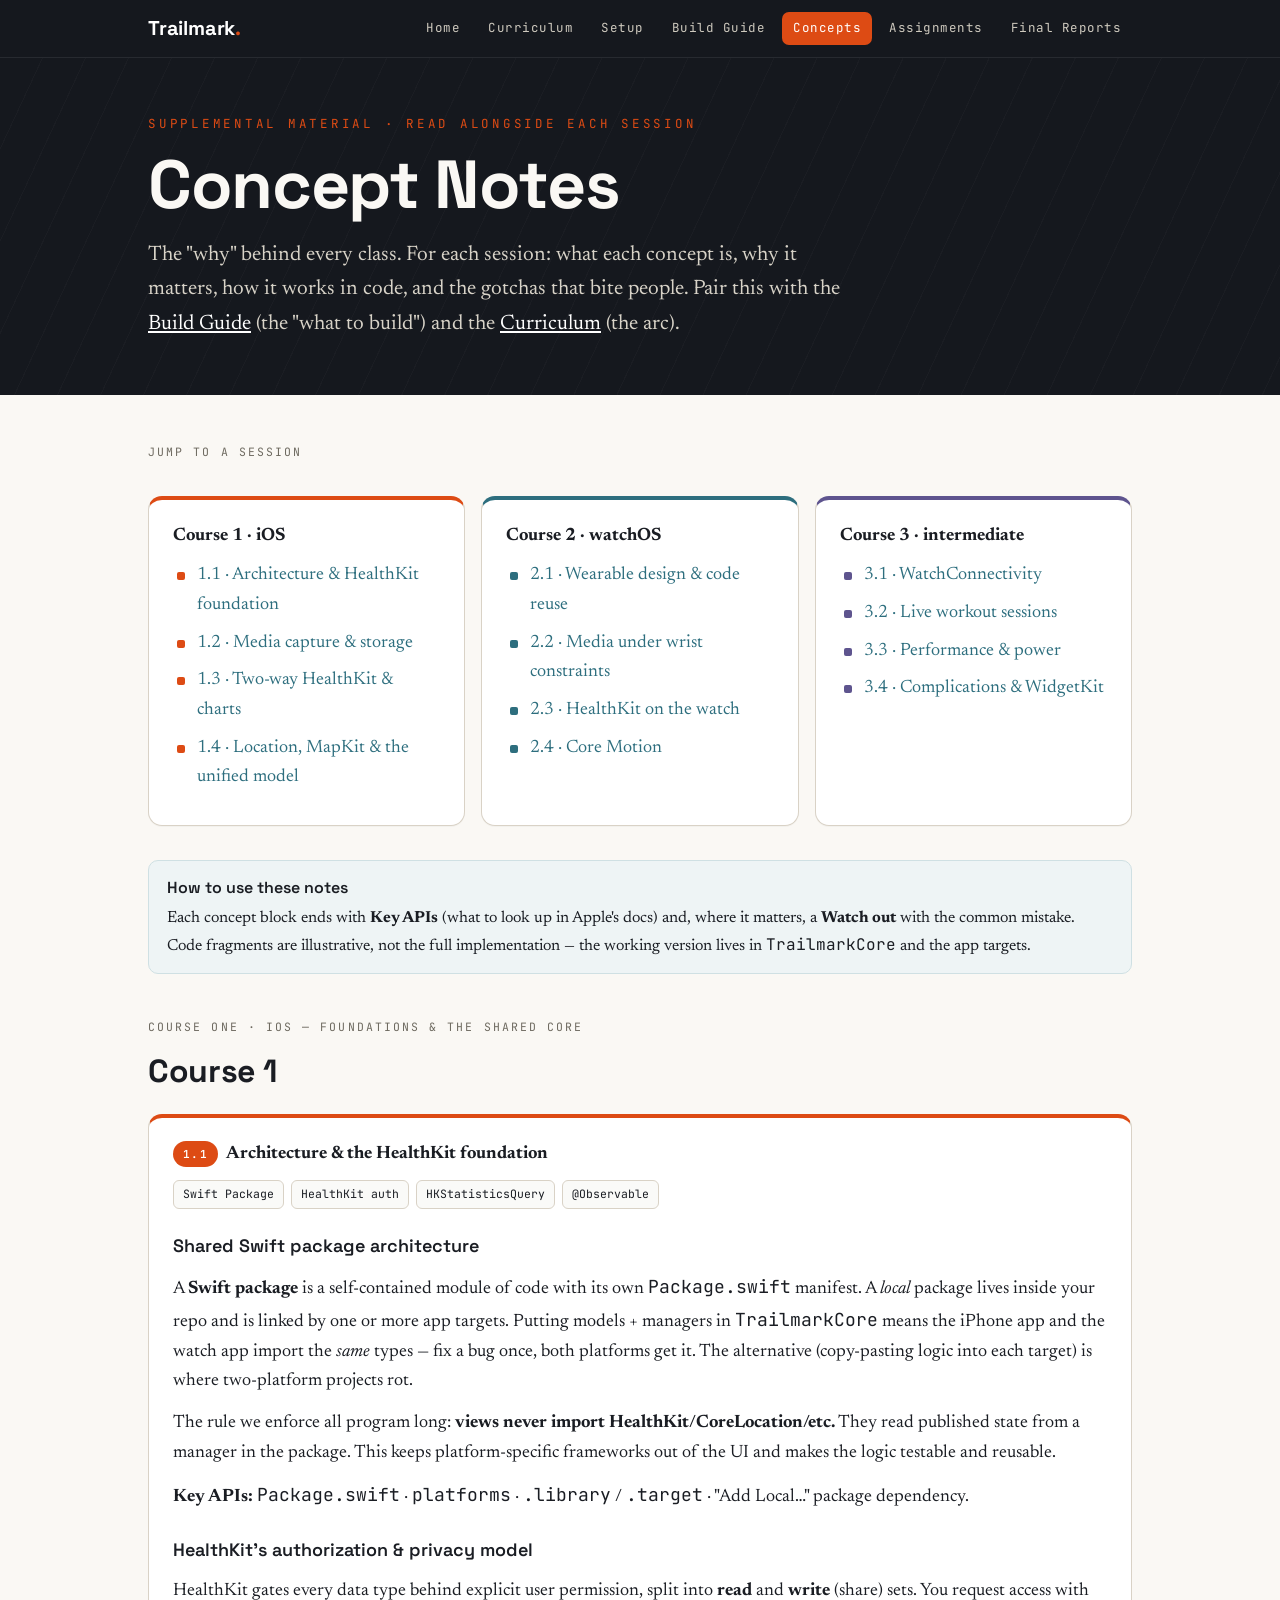
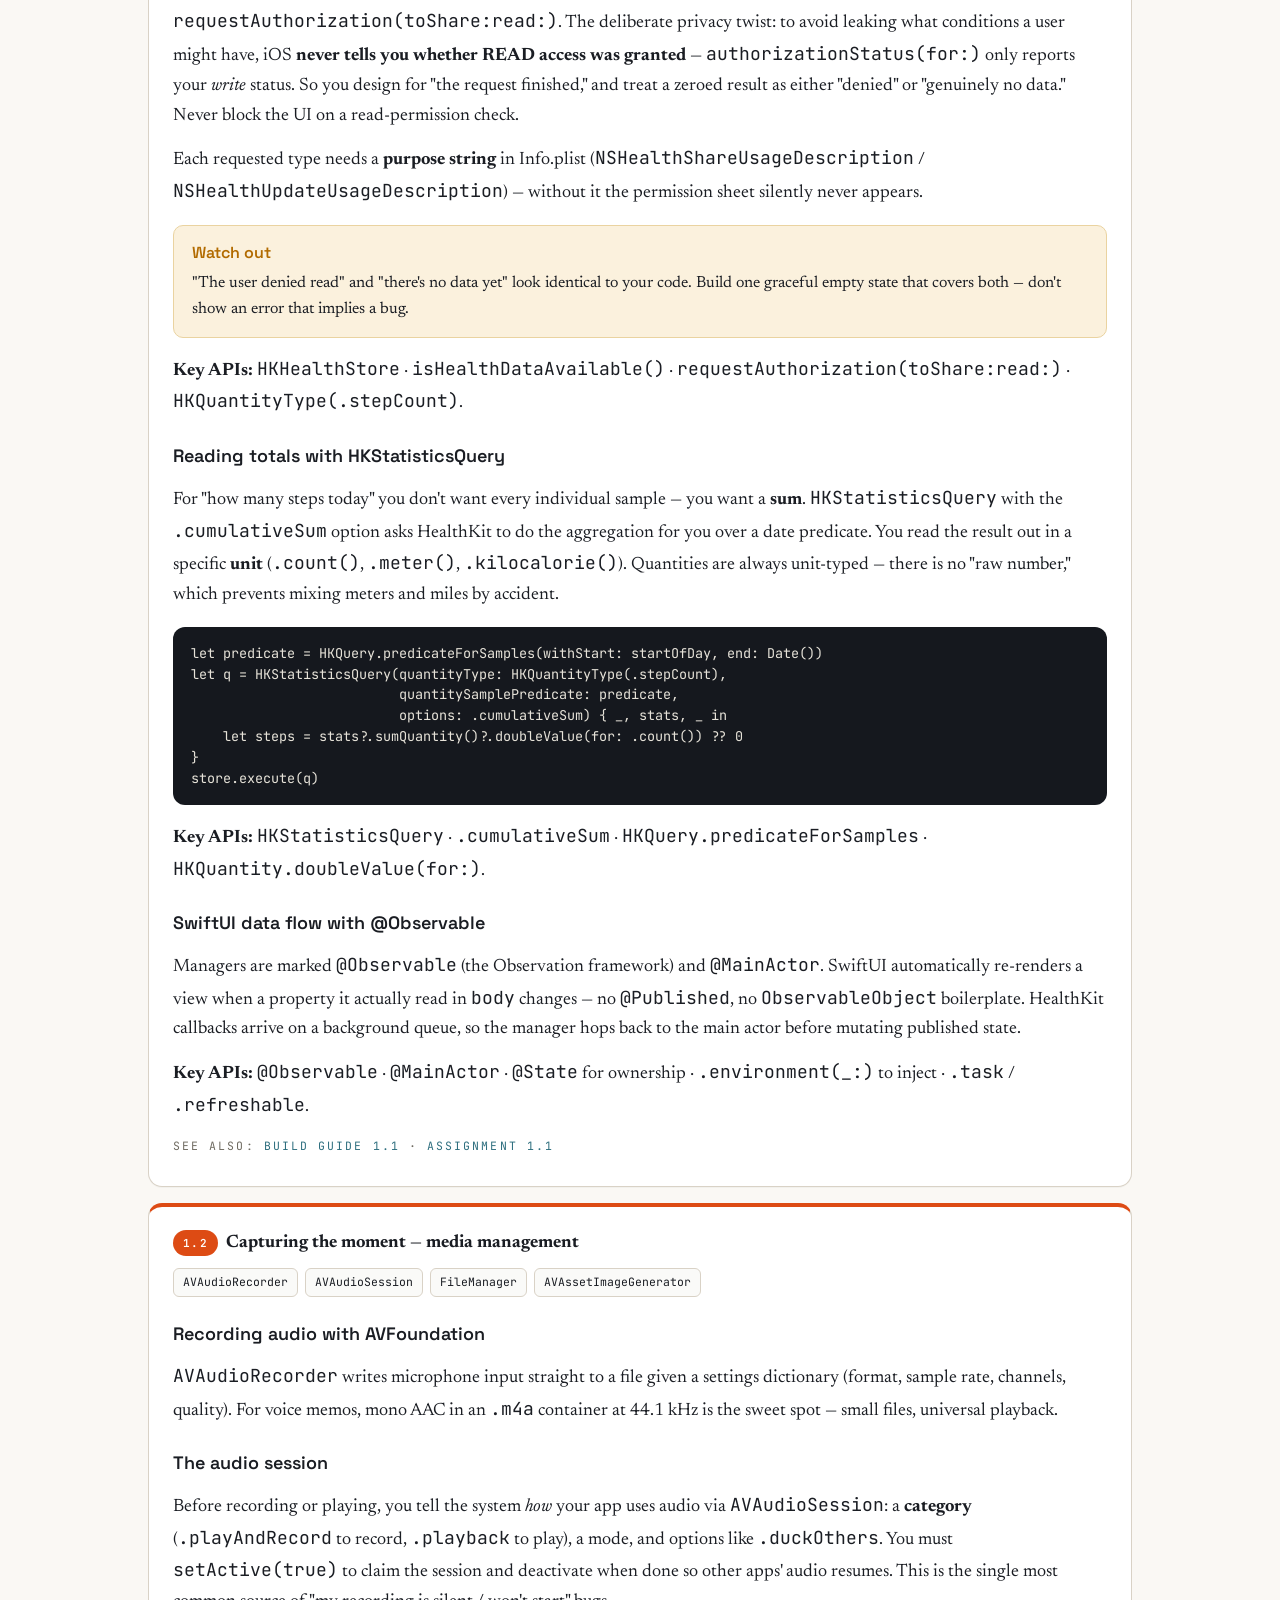
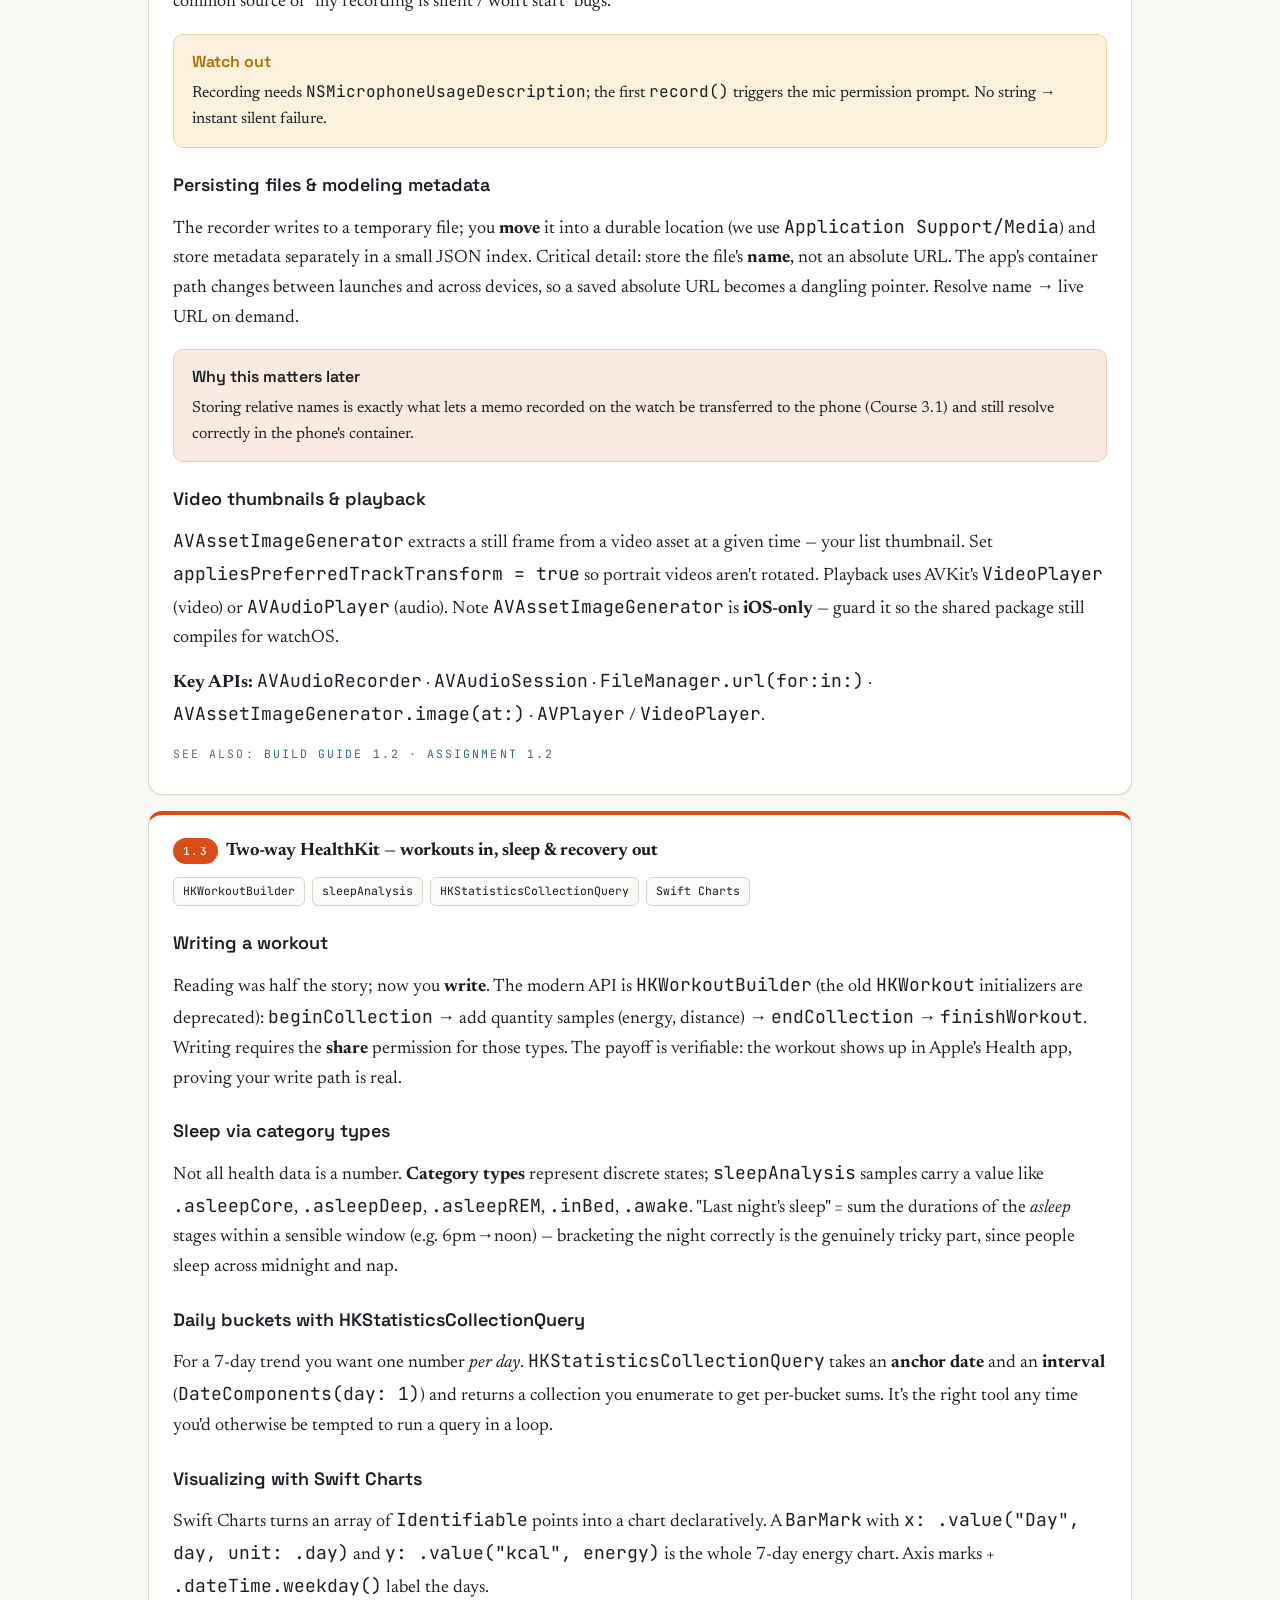
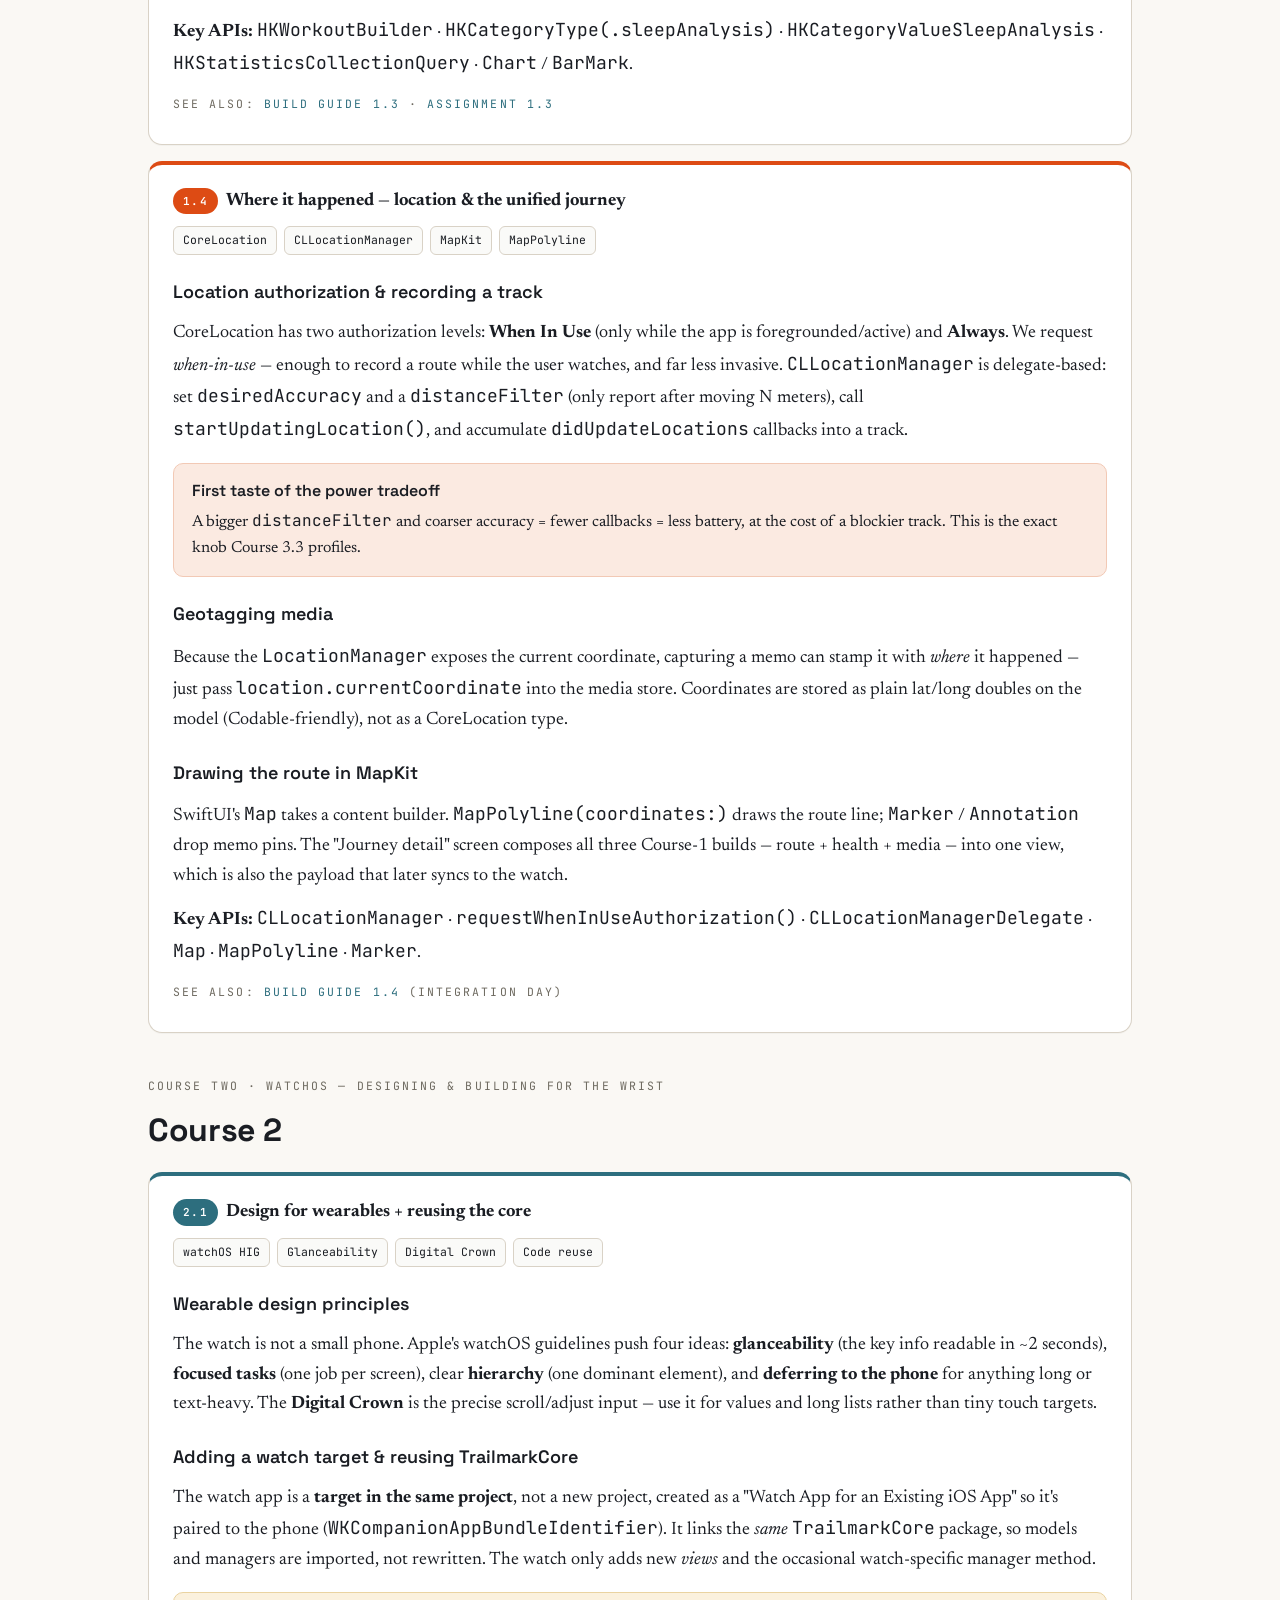
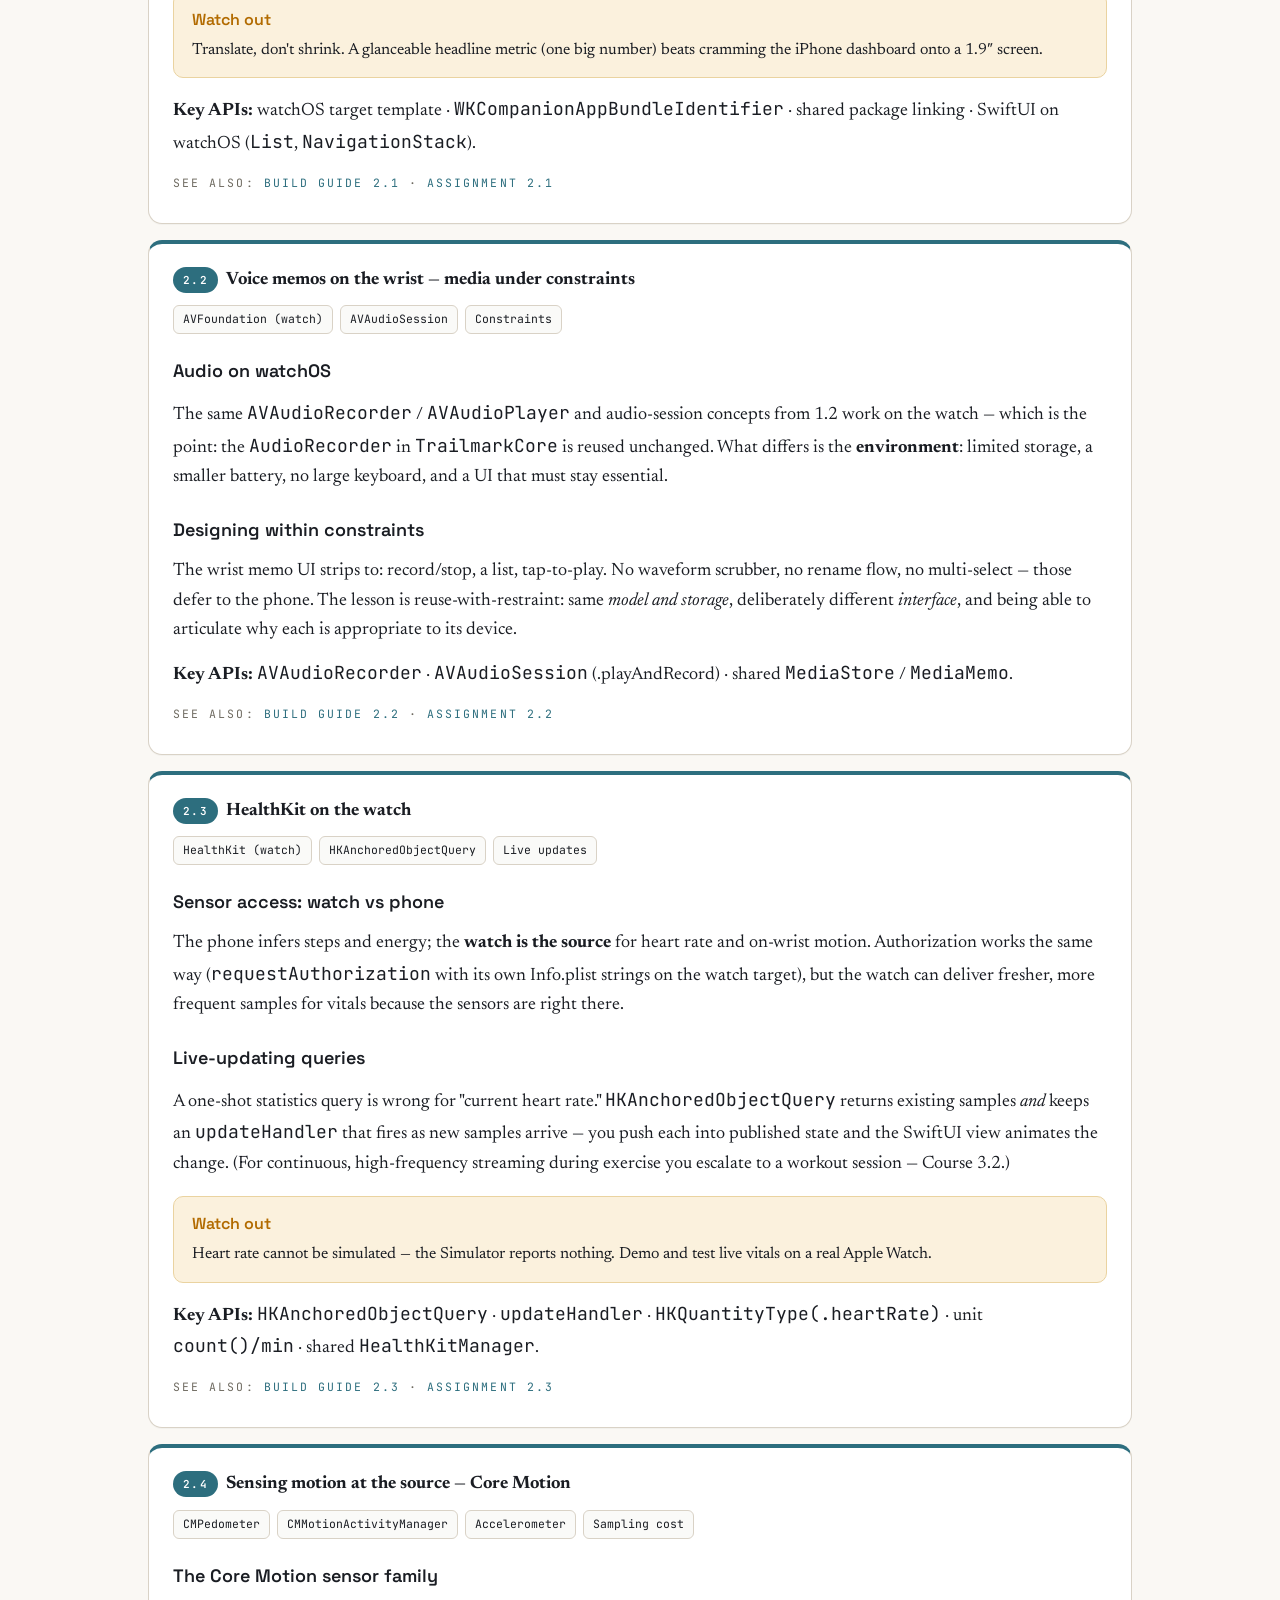
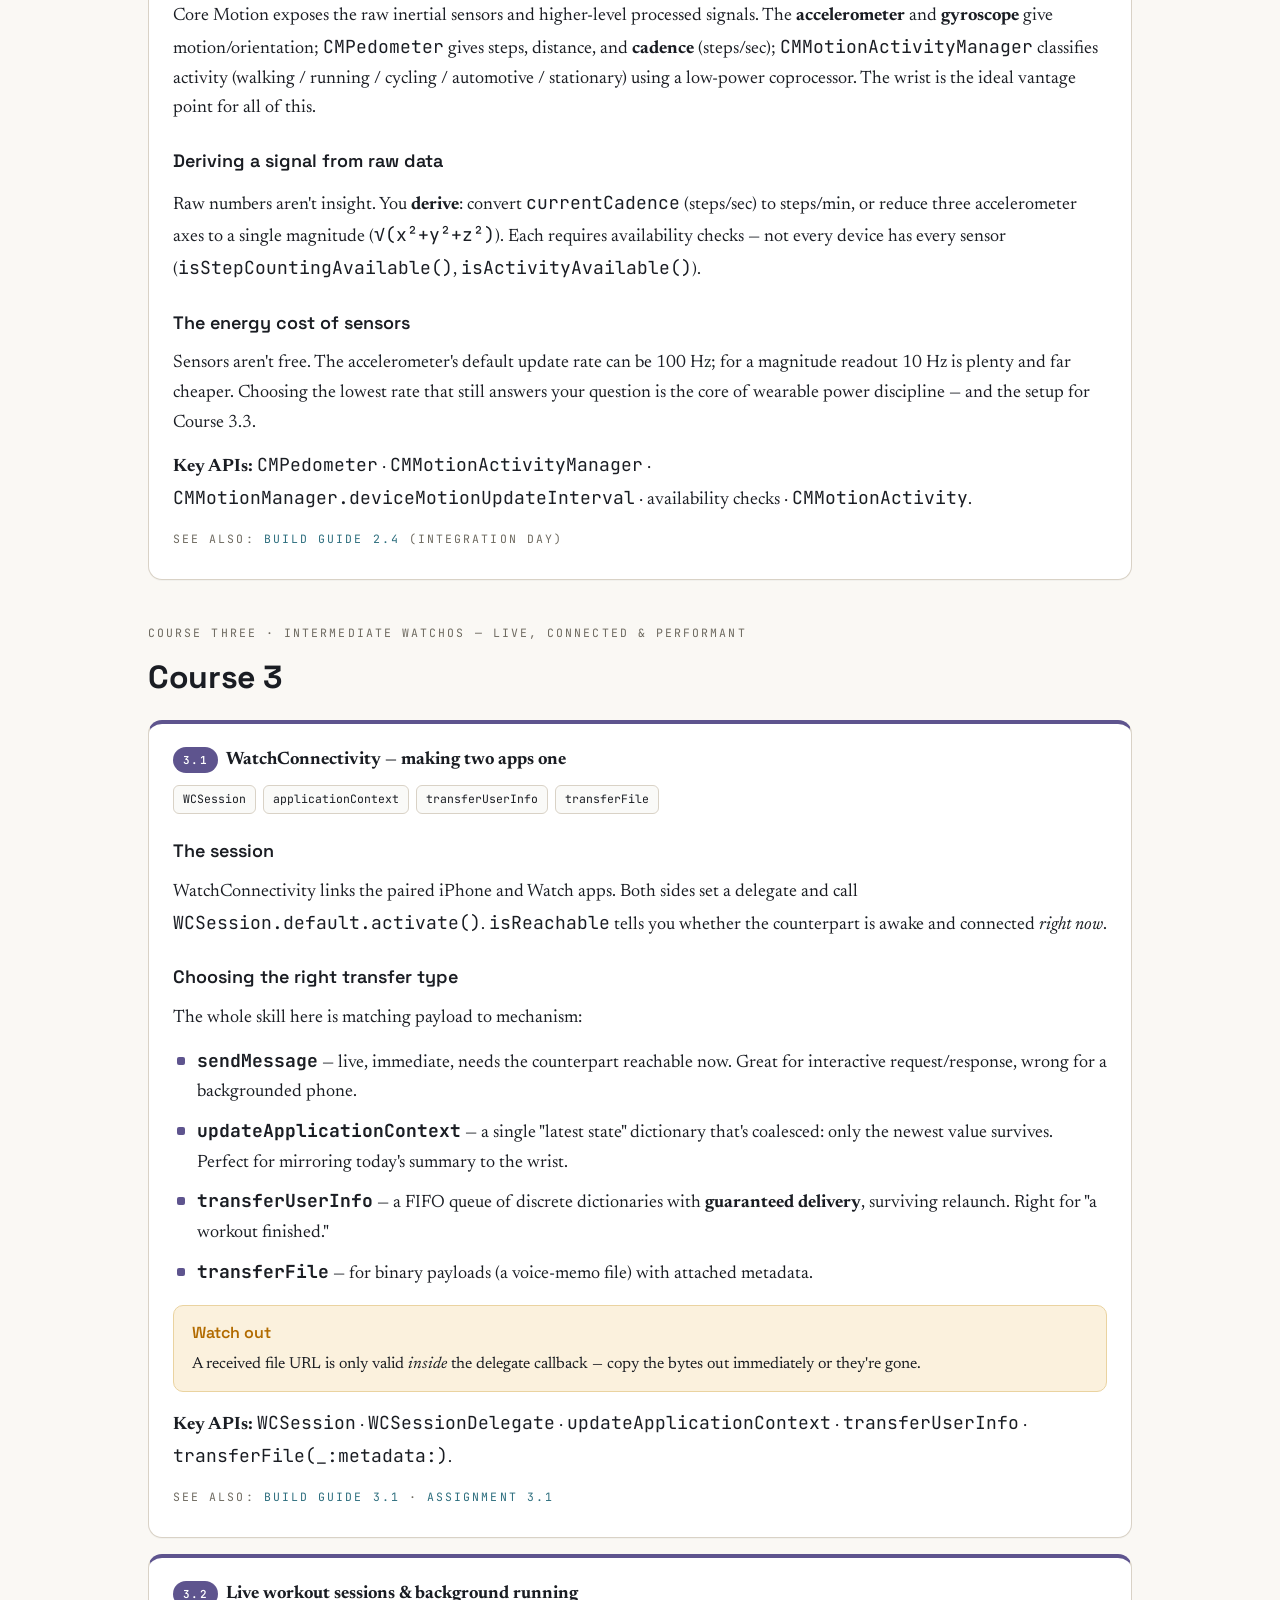
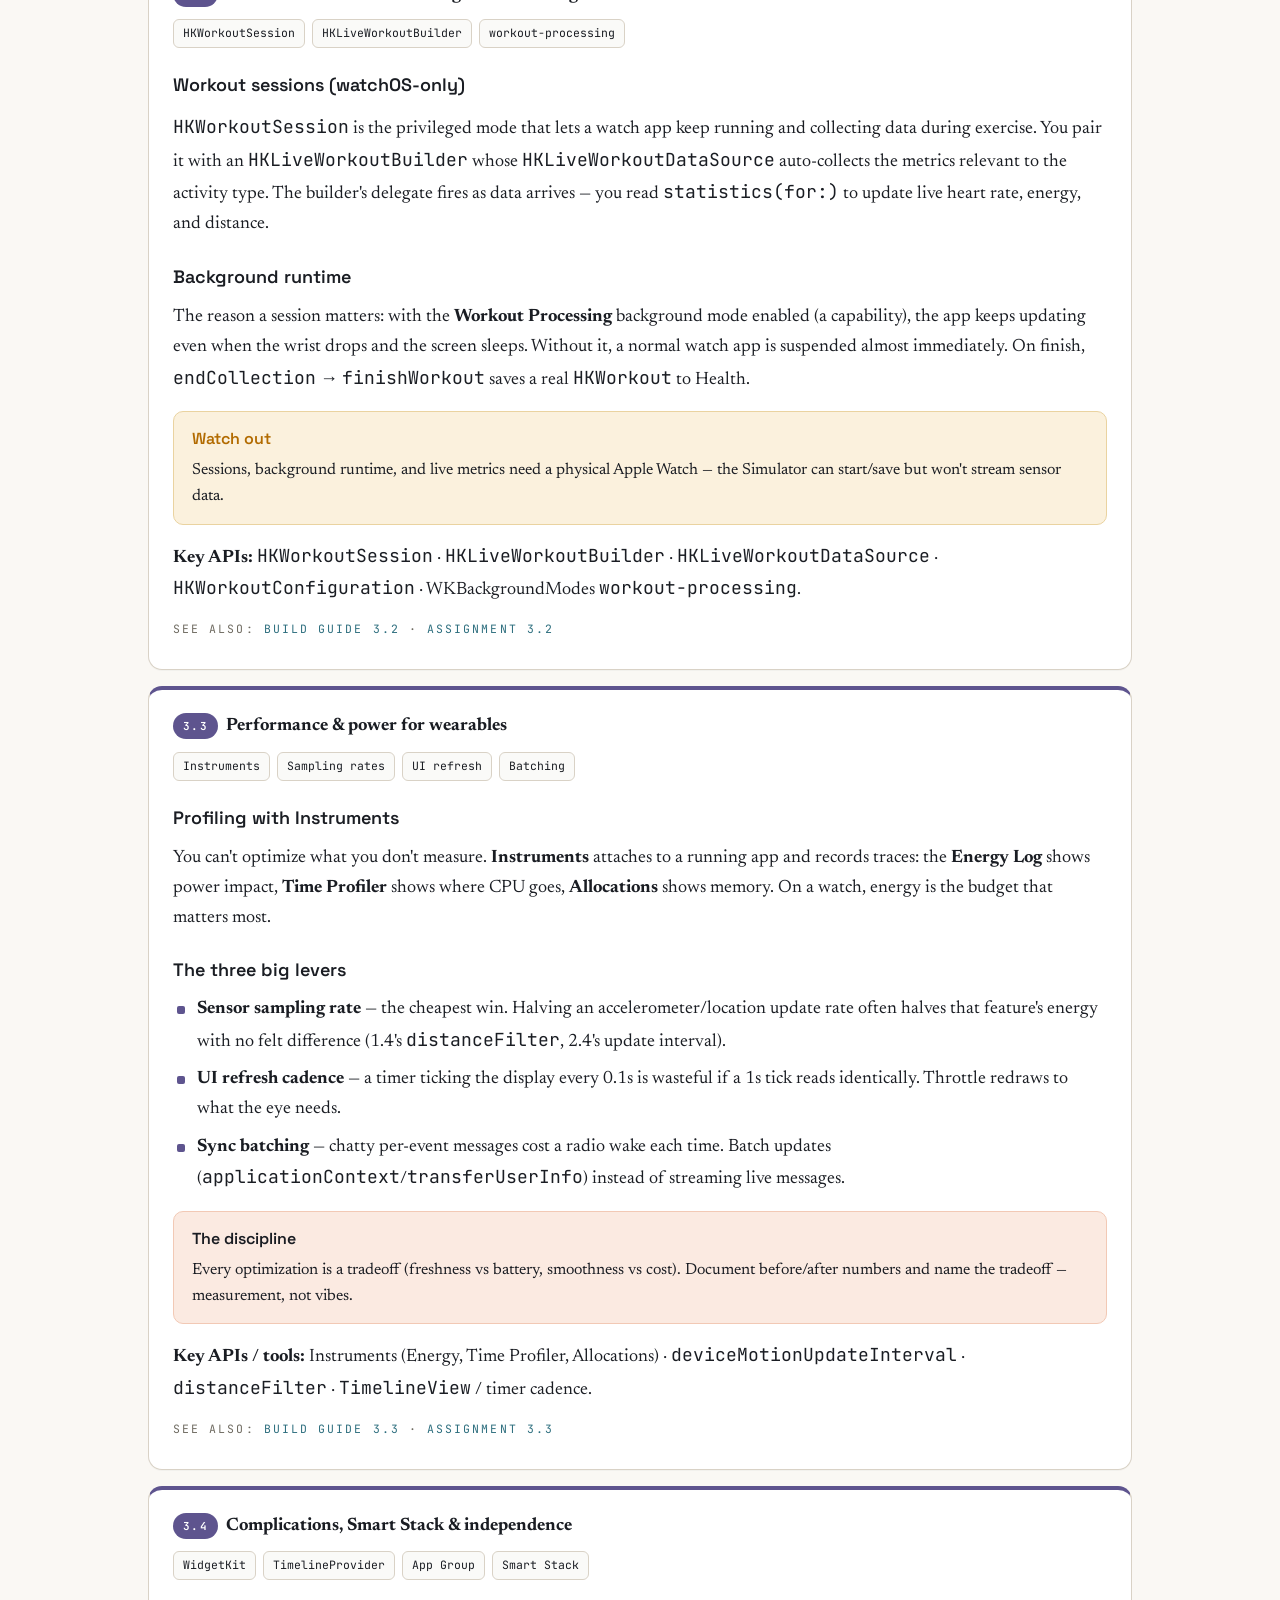
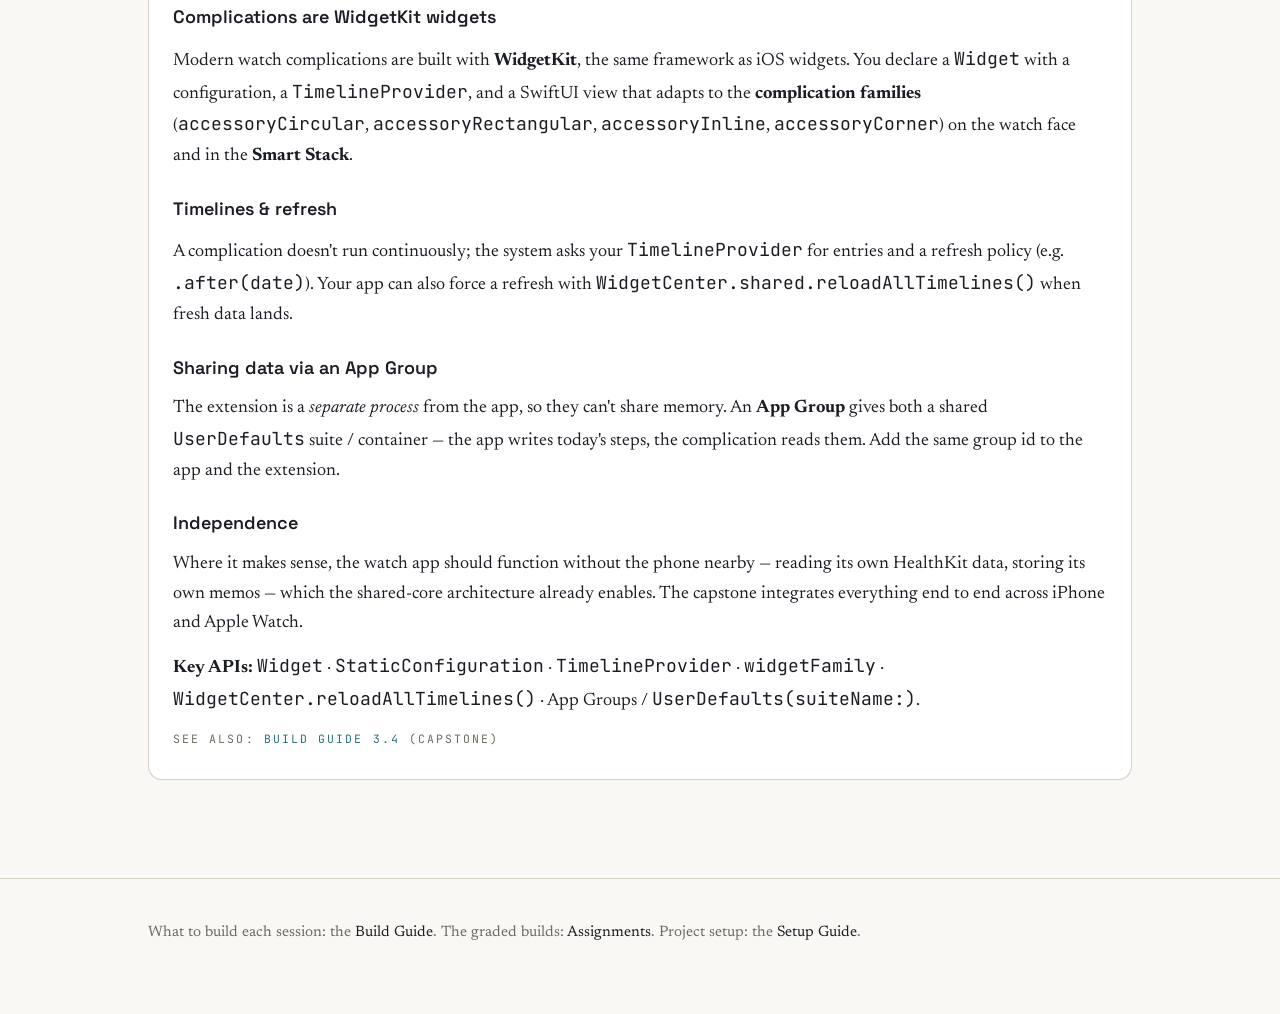
<file: Docs/concepts.html>
<!DOCTYPE html>
<html lang="en">
<head>
<meta charset="UTF-8">
<meta name="viewport" content="width=device-width, initial-scale=1.0">
<title>Trailmark — Concept Notes</title>
<link rel="preconnect" href="https://fonts.googleapis.com">
<link rel="preconnect" href="https://fonts.gstatic.com" crossorigin>
<link href="https://fonts.googleapis.com/css2?family=Space+Grotesk:wght@400;500;600;700&family=Newsreader:opsz,wght@6..72,400;6..72,500;6..72,600&family=JetBrains+Mono:wght@400;500;600&display=swap" rel="stylesheet">
<link rel="stylesheet" href="assets/site.css">
</head>
<body>

<nav class="topnav">
  <div class="inner">
    <a class="brand" href="index.html">Trailmark<span>.</span></a>
    <div class="links">
      <a href="index.html">Home</a>
      <a href="trailmark-curriculum.html">Curriculum</a>
      <a href="setup-guide.html">Setup</a>
      <a href="teaching-guide.html">Build Guide</a>
      <a href="concepts.html" class="active">Concepts</a>
      <a href="assignments.html">Assignments</a>
      <a href="final-reports.html">Final Reports</a>
    </div>
  </div>
</nav>

<header class="hero">
  <div class="wrap">
    <p class="eyebrow">Supplemental material · read alongside each session</p>
    <h1>Concept Notes</h1>
    <p class="pitch">The "why" behind every class. For each session: what each concept is, why it matters, how it works in code, and the gotchas that bite people. Pair this with the <a href="teaching-guide.html" style="color:#fff;text-decoration:underline">Build Guide</a> (the "what to build") and the <a href="trailmark-curriculum.html" style="color:#fff;text-decoration:underline">Curriculum</a> (the arc).</p>
  </div>
</header>

<main>
  <div class="wrap">

    <section>
      <p class="kicker">Jump to a session</p>
      <div class="grid">
        <div class="card c1">
          <b>Course 1 · iOS</b>
          <ul class="out">
            <li><a href="#c1-1">1.1 · Architecture &amp; HealthKit foundation</a></li>
            <li><a href="#c1-2">1.2 · Media capture &amp; storage</a></li>
            <li><a href="#c1-3">1.3 · Two-way HealthKit &amp; charts</a></li>
            <li><a href="#c1-4">1.4 · Location, MapKit &amp; the unified model</a></li>
          </ul>
        </div>
        <div class="card c2">
          <b>Course 2 · watchOS</b>
          <ul class="out">
            <li><a href="#c2-1">2.1 · Wearable design &amp; code reuse</a></li>
            <li><a href="#c2-2">2.2 · Media under wrist constraints</a></li>
            <li><a href="#c2-3">2.3 · HealthKit on the watch</a></li>
            <li><a href="#c2-4">2.4 · Core Motion</a></li>
          </ul>
        </div>
        <div class="card c3">
          <b>Course 3 · intermediate</b>
          <ul class="out">
            <li><a href="#c3-1">3.1 · WatchConnectivity</a></li>
            <li><a href="#c3-2">3.2 · Live workout sessions</a></li>
            <li><a href="#c3-3">3.3 · Performance &amp; power</a></li>
            <li><a href="#c3-4">3.4 · Complications &amp; WidgetKit</a></li>
          </ul>
        </div>
      </div>
      <div class="note info">
        <span class="t">How to use these notes</span>
        Each concept block ends with <b>Key APIs</b> (what to look up in Apple's docs) and, where it matters, a <b>Watch out</b> with the common mistake. Code fragments are illustrative, not the full implementation — the working version lives in <span class="mono">TrailmarkCore</span> and the app targets.
      </div>
    </section>

    <!-- ===================== COURSE 1 ===================== -->
    <section>
      <p class="kicker">Course One · iOS — Foundations &amp; the Shared Core</p>
      <h2 class="sec">Course 1</h2>

      <!-- 1.1 -->
      <div class="card c1" id="c1-1">
        <span class="badge c1">1.1</span> &nbsp;<b>Architecture &amp; the HealthKit foundation</b>
        <div class="chips"><span class="chip">Swift Package</span><span class="chip">HealthKit auth</span><span class="chip">HKStatisticsQuery</span><span class="chip">@Observable</span></div>

        <h4>Shared Swift package architecture</h4>
        <p>A <b>Swift package</b> is a self-contained module of code with its own <span class="mono">Package.swift</span> manifest. A <em>local</em> package lives inside your repo and is linked by one or more app targets. Putting models + managers in <span class="mono">TrailmarkCore</span> means the iPhone app and the watch app import the <em>same</em> types — fix a bug once, both platforms get it. The alternative (copy-pasting logic into each target) is where two-platform projects rot.</p>
        <p>The rule we enforce all program long: <b>views never import HealthKit/CoreLocation/etc.</b> They read published state from a manager in the package. This keeps platform-specific frameworks out of the UI and makes the logic testable and reusable.</p>
        <p><b>Key APIs:</b> <span class="mono">Package.swift</span> · <span class="mono">platforms</span> · <span class="mono">.library</span> / <span class="mono">.target</span> · "Add Local…" package dependency.</p>

        <h4>HealthKit's authorization &amp; privacy model</h4>
        <p>HealthKit gates every data type behind explicit user permission, split into <b>read</b> and <b>write</b> (share) sets. You request access with <span class="mono">requestAuthorization(toShare:read:)</span>. The deliberate privacy twist: to avoid leaking what conditions a user might have, iOS <b>never tells you whether READ access was granted</b> — <span class="mono">authorizationStatus(for:)</span> only reports your <em>write</em> status. So you design for "the request finished," and treat a zeroed result as either "denied" or "genuinely no data." Never block the UI on a read-permission check.</p>
        <p>Each requested type needs a <b>purpose string</b> in Info.plist (<span class="mono">NSHealthShareUsageDescription</span> / <span class="mono">NSHealthUpdateUsageDescription</span>) — without it the permission sheet silently never appears.</p>
        <div class="note warn"><span class="t">Watch out</span> "The user denied read" and "there's no data yet" look identical to your code. Build one graceful empty state that covers both — don't show an error that implies a bug.</div>
        <p><b>Key APIs:</b> <span class="mono">HKHealthStore</span> · <span class="mono">isHealthDataAvailable()</span> · <span class="mono">requestAuthorization(toShare:read:)</span> · <span class="mono">HKQuantityType(.stepCount)</span>.</p>

        <h4>Reading totals with HKStatisticsQuery</h4>
        <p>For "how many steps today" you don't want every individual sample — you want a <b>sum</b>. <span class="mono">HKStatisticsQuery</span> with the <span class="mono">.cumulativeSum</span> option asks HealthKit to do the aggregation for you over a date predicate. You read the result out in a specific <b>unit</b> (<span class="mono">.count()</span>, <span class="mono">.meter()</span>, <span class="mono">.kilocalorie()</span>). Quantities are always unit-typed — there is no "raw number," which prevents mixing meters and miles by accident.</p>
        <pre><code>let predicate = HKQuery.predicateForSamples(withStart: startOfDay, end: Date())
let q = HKStatisticsQuery(quantityType: HKQuantityType(.stepCount),
                          quantitySamplePredicate: predicate,
                          options: .cumulativeSum) { _, stats, _ in
    let steps = stats?.sumQuantity()?.doubleValue(for: .count()) ?? 0
}
store.execute(q)</code></pre>
        <p><b>Key APIs:</b> <span class="mono">HKStatisticsQuery</span> · <span class="mono">.cumulativeSum</span> · <span class="mono">HKQuery.predicateForSamples</span> · <span class="mono">HKQuantity.doubleValue(for:)</span>.</p>

        <h4>SwiftUI data flow with @Observable</h4>
        <p>Managers are marked <span class="mono">@Observable</span> (the Observation framework) and <span class="mono">@MainActor</span>. SwiftUI automatically re-renders a view when a property it actually read in <span class="mono">body</span> changes — no <span class="mono">@Published</span>, no <span class="mono">ObservableObject</span> boilerplate. HealthKit callbacks arrive on a background queue, so the manager hops back to the main actor before mutating published state.</p>
        <p><b>Key APIs:</b> <span class="mono">@Observable</span> · <span class="mono">@MainActor</span> · <span class="mono">@State</span> for ownership · <span class="mono">.environment(_:)</span> to inject · <span class="mono">.task</span> / <span class="mono">.refreshable</span>.</p>
        <p class="kicker" style="margin-top:14px">See also: <a href="teaching-guide.html#s1-1">Build Guide 1.1</a> · <a href="assignments.html#a1-1">Assignment 1.1</a></p>
      </div>

      <!-- 1.2 -->
      <div class="card c1" id="c1-2">
        <span class="badge c1">1.2</span> &nbsp;<b>Capturing the moment — media management</b>
        <div class="chips"><span class="chip">AVAudioRecorder</span><span class="chip">AVAudioSession</span><span class="chip">FileManager</span><span class="chip">AVAssetImageGenerator</span></div>

        <h4>Recording audio with AVFoundation</h4>
        <p><span class="mono">AVAudioRecorder</span> writes microphone input straight to a file given a settings dictionary (format, sample rate, channels, quality). For voice memos, mono AAC in an <span class="mono">.m4a</span> container at 44.1 kHz is the sweet spot — small files, universal playback.</p>
        <h4>The audio session</h4>
        <p>Before recording or playing, you tell the system <em>how</em> your app uses audio via <span class="mono">AVAudioSession</span>: a <b>category</b> (<span class="mono">.playAndRecord</span> to record, <span class="mono">.playback</span> to play), a mode, and options like <span class="mono">.duckOthers</span>. You must <span class="mono">setActive(true)</span> to claim the session and deactivate when done so other apps' audio resumes. This is the single most common source of "my recording is silent / won't start" bugs.</p>
        <div class="note warn"><span class="t">Watch out</span> Recording needs <span class="mono">NSMicrophoneUsageDescription</span>; the first <span class="mono">record()</span> triggers the mic permission prompt. No string → instant silent failure.</div>

        <h4>Persisting files &amp; modeling metadata</h4>
        <p>The recorder writes to a temporary file; you <b>move</b> it into a durable location (we use <span class="mono">Application Support/Media</span>) and store metadata separately in a small JSON index. Critical detail: store the file's <b>name</b>, not an absolute URL. The app's container path changes between launches and across devices, so a saved absolute URL becomes a dangling pointer. Resolve name → live URL on demand.</p>
        <div class="note tip"><span class="t">Why this matters later</span> Storing relative names is exactly what lets a memo recorded on the watch be transferred to the phone (Course 3.1) and still resolve correctly in the phone's container.</div>

        <h4>Video thumbnails &amp; playback</h4>
        <p><span class="mono">AVAssetImageGenerator</span> extracts a still frame from a video asset at a given time — your list thumbnail. Set <span class="mono">appliesPreferredTrackTransform = true</span> so portrait videos aren't rotated. Playback uses AVKit's <span class="mono">VideoPlayer</span> (video) or <span class="mono">AVAudioPlayer</span> (audio). Note <span class="mono">AVAssetImageGenerator</span> is <b>iOS-only</b> — guard it so the shared package still compiles for watchOS.</p>
        <p><b>Key APIs:</b> <span class="mono">AVAudioRecorder</span> · <span class="mono">AVAudioSession</span> · <span class="mono">FileManager.url(for:in:)</span> · <span class="mono">AVAssetImageGenerator.image(at:)</span> · <span class="mono">AVPlayer</span> / <span class="mono">VideoPlayer</span>.</p>
        <p class="kicker" style="margin-top:14px">See also: <a href="teaching-guide.html#s1-2">Build Guide 1.2</a> · <a href="assignments.html#a1-2">Assignment 1.2</a></p>
      </div>

      <!-- 1.3 -->
      <div class="card c1" id="c1-3">
        <span class="badge c1">1.3</span> &nbsp;<b>Two-way HealthKit — workouts in, sleep &amp; recovery out</b>
        <div class="chips"><span class="chip">HKWorkoutBuilder</span><span class="chip">sleepAnalysis</span><span class="chip">HKStatisticsCollectionQuery</span><span class="chip">Swift Charts</span></div>

        <h4>Writing a workout</h4>
        <p>Reading was half the story; now you <b>write</b>. The modern API is <span class="mono">HKWorkoutBuilder</span> (the old <span class="mono">HKWorkout</span> initializers are deprecated): <span class="mono">beginCollection</span> → add quantity samples (energy, distance) → <span class="mono">endCollection</span> → <span class="mono">finishWorkout</span>. Writing requires the <b>share</b> permission for those types. The payoff is verifiable: the workout shows up in Apple's Health app, proving your write path is real.</p>

        <h4>Sleep via category types</h4>
        <p>Not all health data is a number. <b>Category types</b> represent discrete states; <span class="mono">sleepAnalysis</span> samples carry a value like <span class="mono">.asleepCore</span>, <span class="mono">.asleepDeep</span>, <span class="mono">.asleepREM</span>, <span class="mono">.inBed</span>, <span class="mono">.awake</span>. "Last night's sleep" = sum the durations of the <em>asleep</em> stages within a sensible window (e.g. 6pm→noon) — bracketing the night correctly is the genuinely tricky part, since people sleep across midnight and nap.</p>

        <h4>Daily buckets with HKStatisticsCollectionQuery</h4>
        <p>For a 7-day trend you want one number <em>per day</em>. <span class="mono">HKStatisticsCollectionQuery</span> takes an <b>anchor date</b> and an <b>interval</b> (<span class="mono">DateComponents(day: 1)</span>) and returns a collection you enumerate to get per-bucket sums. It's the right tool any time you'd otherwise be tempted to run a query in a loop.</p>

        <h4>Visualizing with Swift Charts</h4>
        <p>Swift Charts turns an array of <span class="mono">Identifiable</span> points into a chart declaratively. A <span class="mono">BarMark</span> with <span class="mono">x: .value("Day", day, unit: .day)</span> and <span class="mono">y: .value("kcal", energy)</span> is the whole 7-day energy chart. Axis marks + <span class="mono">.dateTime.weekday()</span> label the days.</p>
        <p><b>Key APIs:</b> <span class="mono">HKWorkoutBuilder</span> · <span class="mono">HKCategoryType(.sleepAnalysis)</span> · <span class="mono">HKCategoryValueSleepAnalysis</span> · <span class="mono">HKStatisticsCollectionQuery</span> · <span class="mono">Chart</span> / <span class="mono">BarMark</span>.</p>
        <p class="kicker" style="margin-top:14px">See also: <a href="teaching-guide.html#s1-3">Build Guide 1.3</a> · <a href="assignments.html#a1-3">Assignment 1.3</a></p>
      </div>

      <!-- 1.4 -->
      <div class="card c1" id="c1-4">
        <span class="badge c1">1.4</span> &nbsp;<b>Where it happened — location &amp; the unified journey</b>
        <div class="chips"><span class="chip">CoreLocation</span><span class="chip">CLLocationManager</span><span class="chip">MapKit</span><span class="chip">MapPolyline</span></div>

        <h4>Location authorization &amp; recording a track</h4>
        <p>CoreLocation has two authorization levels: <b>When In Use</b> (only while the app is foregrounded/active) and <b>Always</b>. We request <em>when-in-use</em> — enough to record a route while the user watches, and far less invasive. <span class="mono">CLLocationManager</span> is delegate-based: set <span class="mono">desiredAccuracy</span> and a <span class="mono">distanceFilter</span> (only report after moving N meters), call <span class="mono">startUpdatingLocation()</span>, and accumulate <span class="mono">didUpdateLocations</span> callbacks into a track.</p>
        <div class="note tip"><span class="t">First taste of the power tradeoff</span> A bigger <span class="mono">distanceFilter</span> and coarser accuracy = fewer callbacks = less battery, at the cost of a blockier track. This is the exact knob Course 3.3 profiles.</div>

        <h4>Geotagging media</h4>
        <p>Because the <span class="mono">LocationManager</span> exposes the current coordinate, capturing a memo can stamp it with <em>where</em> it happened — just pass <span class="mono">location.currentCoordinate</span> into the media store. Coordinates are stored as plain lat/long doubles on the model (Codable-friendly), not as a CoreLocation type.</p>

        <h4>Drawing the route in MapKit</h4>
        <p>SwiftUI's <span class="mono">Map</span> takes a content builder. <span class="mono">MapPolyline(coordinates:)</span> draws the route line; <span class="mono">Marker</span> / <span class="mono">Annotation</span> drop memo pins. The "Journey detail" screen composes all three Course-1 builds — route + health + media — into one view, which is also the payload that later syncs to the watch.</p>
        <p><b>Key APIs:</b> <span class="mono">CLLocationManager</span> · <span class="mono">requestWhenInUseAuthorization()</span> · <span class="mono">CLLocationManagerDelegate</span> · <span class="mono">Map</span> · <span class="mono">MapPolyline</span> · <span class="mono">Marker</span>.</p>
        <p class="kicker" style="margin-top:14px">See also: <a href="teaching-guide.html#s1-4">Build Guide 1.4</a> (integration day)</p>
      </div>
    </section>

    <!-- ===================== COURSE 2 ===================== -->
    <section>
      <p class="kicker">Course Two · watchOS — Designing &amp; Building for the Wrist</p>
      <h2 class="sec">Course 2</h2>

      <!-- 2.1 -->
      <div class="card c2" id="c2-1">
        <span class="badge c2">2.1</span> &nbsp;<b>Design for wearables + reusing the core</b>
        <div class="chips"><span class="chip">watchOS HIG</span><span class="chip">Glanceability</span><span class="chip">Digital Crown</span><span class="chip">Code reuse</span></div>

        <h4>Wearable design principles</h4>
        <p>The watch is not a small phone. Apple's watchOS guidelines push four ideas: <b>glanceability</b> (the key info readable in ~2 seconds), <b>focused tasks</b> (one job per screen), clear <b>hierarchy</b> (one dominant element), and <b>deferring to the phone</b> for anything long or text-heavy. The <b>Digital Crown</b> is the precise scroll/adjust input — use it for values and long lists rather than tiny touch targets.</p>

        <h4>Adding a watch target &amp; reusing TrailmarkCore</h4>
        <p>The watch app is a <b>target in the same project</b>, not a new project, created as a "Watch App for an Existing iOS App" so it's paired to the phone (<span class="mono">WKCompanionAppBundleIdentifier</span>). It links the <em>same</em> <span class="mono">TrailmarkCore</span> package, so models and managers are imported, not rewritten. The watch only adds new <em>views</em> and the occasional watch-specific manager method.</p>
        <div class="note warn"><span class="t">Watch out</span> Translate, don't shrink. A glanceable headline metric (one big number) beats cramming the iPhone dashboard onto a 1.9″ screen.</div>
        <p><b>Key APIs:</b> watchOS target template · <span class="mono">WKCompanionAppBundleIdentifier</span> · shared package linking · SwiftUI on watchOS (<span class="mono">List</span>, <span class="mono">NavigationStack</span>).</p>
        <p class="kicker" style="margin-top:14px">See also: <a href="teaching-guide.html#s2-1">Build Guide 2.1</a> · <a href="assignments.html#a2-1">Assignment 2.1</a></p>
      </div>

      <!-- 2.2 -->
      <div class="card c2" id="c2-2">
        <span class="badge c2">2.2</span> &nbsp;<b>Voice memos on the wrist — media under constraints</b>
        <div class="chips"><span class="chip">AVFoundation (watch)</span><span class="chip">AVAudioSession</span><span class="chip">Constraints</span></div>

        <h4>Audio on watchOS</h4>
        <p>The same <span class="mono">AVAudioRecorder</span> / <span class="mono">AVAudioPlayer</span> and audio-session concepts from 1.2 work on the watch — which is the point: the <span class="mono">AudioRecorder</span> in <span class="mono">TrailmarkCore</span> is reused unchanged. What differs is the <b>environment</b>: limited storage, a smaller battery, no large keyboard, and a UI that must stay essential.</p>

        <h4>Designing within constraints</h4>
        <p>The wrist memo UI strips to: record/stop, a list, tap-to-play. No waveform scrubber, no rename flow, no multi-select — those defer to the phone. The lesson is reuse-with-restraint: same <em>model and storage</em>, deliberately different <em>interface</em>, and being able to articulate why each is appropriate to its device.</p>
        <p><b>Key APIs:</b> <span class="mono">AVAudioRecorder</span> · <span class="mono">AVAudioSession</span> (.playAndRecord) · shared <span class="mono">MediaStore</span> / <span class="mono">MediaMemo</span>.</p>
        <p class="kicker" style="margin-top:14px">See also: <a href="teaching-guide.html#s2-2">Build Guide 2.2</a> · <a href="assignments.html#a2-2">Assignment 2.2</a></p>
      </div>

      <!-- 2.3 -->
      <div class="card c2" id="c2-3">
        <span class="badge c2">2.3</span> &nbsp;<b>HealthKit on the watch</b>
        <div class="chips"><span class="chip">HealthKit (watch)</span><span class="chip">HKAnchoredObjectQuery</span><span class="chip">Live updates</span></div>

        <h4>Sensor access: watch vs phone</h4>
        <p>The phone infers steps and energy; the <b>watch is the source</b> for heart rate and on-wrist motion. Authorization works the same way (<span class="mono">requestAuthorization</span> with its own Info.plist strings on the watch target), but the watch can deliver fresher, more frequent samples for vitals because the sensors are right there.</p>

        <h4>Live-updating queries</h4>
        <p>A one-shot statistics query is wrong for "current heart rate." <span class="mono">HKAnchoredObjectQuery</span> returns existing samples <em>and</em> keeps an <span class="mono">updateHandler</span> that fires as new samples arrive — you push each into published state and the SwiftUI view animates the change. (For continuous, high-frequency streaming during exercise you escalate to a workout session — Course 3.2.)</p>
        <div class="note warn"><span class="t">Watch out</span> Heart rate cannot be simulated — the Simulator reports nothing. Demo and test live vitals on a real Apple Watch.</div>
        <p><b>Key APIs:</b> <span class="mono">HKAnchoredObjectQuery</span> · <span class="mono">updateHandler</span> · <span class="mono">HKQuantityType(.heartRate)</span> · unit <span class="mono">count()/min</span> · shared <span class="mono">HealthKitManager</span>.</p>
        <p class="kicker" style="margin-top:14px">See also: <a href="teaching-guide.html#s2-3">Build Guide 2.3</a> · <a href="assignments.html#a2-3">Assignment 2.3</a></p>
      </div>

      <!-- 2.4 -->
      <div class="card c2" id="c2-4">
        <span class="badge c2">2.4</span> &nbsp;<b>Sensing motion at the source — Core Motion</b>
        <div class="chips"><span class="chip">CMPedometer</span><span class="chip">CMMotionActivityManager</span><span class="chip">Accelerometer</span><span class="chip">Sampling cost</span></div>

        <h4>The Core Motion sensor family</h4>
        <p>Core Motion exposes the raw inertial sensors and higher-level processed signals. The <b>accelerometer</b> and <b>gyroscope</b> give motion/orientation; <span class="mono">CMPedometer</span> gives steps, distance, and <b>cadence</b> (steps/sec); <span class="mono">CMMotionActivityManager</span> classifies activity (walking / running / cycling / automotive / stationary) using a low-power coprocessor. The wrist is the ideal vantage point for all of this.</p>

        <h4>Deriving a signal from raw data</h4>
        <p>Raw numbers aren't insight. You <b>derive</b>: convert <span class="mono">currentCadence</span> (steps/sec) to steps/min, or reduce three accelerometer axes to a single magnitude (<span class="mono">√(x²+y²+z²)</span>). Each requires availability checks — not every device has every sensor (<span class="mono">isStepCountingAvailable()</span>, <span class="mono">isActivityAvailable()</span>).</p>

        <h4>The energy cost of sensors</h4>
        <p>Sensors aren't free. The accelerometer's default update rate can be 100 Hz; for a magnitude readout 10 Hz is plenty and far cheaper. Choosing the lowest rate that still answers your question is the core of wearable power discipline — and the setup for Course 3.3.</p>
        <p><b>Key APIs:</b> <span class="mono">CMPedometer</span> · <span class="mono">CMMotionActivityManager</span> · <span class="mono">CMMotionManager.deviceMotionUpdateInterval</span> · availability checks · <span class="mono">CMMotionActivity</span>.</p>
        <p class="kicker" style="margin-top:14px">See also: <a href="teaching-guide.html#s2-4">Build Guide 2.4</a> (integration day)</p>
      </div>
    </section>

    <!-- ===================== COURSE 3 ===================== -->
    <section>
      <p class="kicker">Course Three · Intermediate watchOS — Live, Connected &amp; Performant</p>
      <h2 class="sec">Course 3</h2>

      <!-- 3.1 -->
      <div class="card c3" id="c3-1">
        <span class="badge c3">3.1</span> &nbsp;<b>WatchConnectivity — making two apps one</b>
        <div class="chips"><span class="chip">WCSession</span><span class="chip">applicationContext</span><span class="chip">transferUserInfo</span><span class="chip">transferFile</span></div>

        <h4>The session</h4>
        <p>WatchConnectivity links the paired iPhone and Watch apps. Both sides set a delegate and call <span class="mono">WCSession.default.activate()</span>. <span class="mono">isReachable</span> tells you whether the counterpart is awake and connected <em>right now</em>.</p>

        <h4>Choosing the right transfer type</h4>
        <p>The whole skill here is matching payload to mechanism:</p>
        <ul class="out">
          <li><b><span class="mono">sendMessage</span></b> — live, immediate, needs the counterpart reachable now. Great for interactive request/response, wrong for a backgrounded phone.</li>
          <li><b><span class="mono">updateApplicationContext</span></b> — a single "latest state" dictionary that's coalesced: only the newest value survives. Perfect for mirroring today's summary to the wrist.</li>
          <li><b><span class="mono">transferUserInfo</span></b> — a FIFO queue of discrete dictionaries with <b>guaranteed delivery</b>, surviving relaunch. Right for "a workout finished."</li>
          <li><b><span class="mono">transferFile</span></b> — for binary payloads (a voice-memo file) with attached metadata.</li>
        </ul>
        <div class="note warn"><span class="t">Watch out</span> A received file URL is only valid <em>inside</em> the delegate callback — copy the bytes out immediately or they're gone.</div>
        <p><b>Key APIs:</b> <span class="mono">WCSession</span> · <span class="mono">WCSessionDelegate</span> · <span class="mono">updateApplicationContext</span> · <span class="mono">transferUserInfo</span> · <span class="mono">transferFile(_:metadata:)</span>.</p>
        <p class="kicker" style="margin-top:14px">See also: <a href="teaching-guide.html#s3-1">Build Guide 3.1</a> · <a href="assignments.html#a3-1">Assignment 3.1</a></p>
      </div>

      <!-- 3.2 -->
      <div class="card c3" id="c3-2">
        <span class="badge c3">3.2</span> &nbsp;<b>Live workout sessions &amp; background running</b>
        <div class="chips"><span class="chip">HKWorkoutSession</span><span class="chip">HKLiveWorkoutBuilder</span><span class="chip">workout-processing</span></div>

        <h4>Workout sessions (watchOS-only)</h4>
        <p><span class="mono">HKWorkoutSession</span> is the privileged mode that lets a watch app keep running and collecting data during exercise. You pair it with an <span class="mono">HKLiveWorkoutBuilder</span> whose <span class="mono">HKLiveWorkoutDataSource</span> auto-collects the metrics relevant to the activity type. The builder's delegate fires as data arrives — you read <span class="mono">statistics(for:)</span> to update live heart rate, energy, and distance.</p>

        <h4>Background runtime</h4>
        <p>The reason a session matters: with the <b>Workout Processing</b> background mode enabled (a capability), the app keeps updating even when the wrist drops and the screen sleeps. Without it, a normal watch app is suspended almost immediately. On finish, <span class="mono">endCollection</span> → <span class="mono">finishWorkout</span> saves a real <span class="mono">HKWorkout</span> to Health.</p>
        <div class="note warn"><span class="t">Watch out</span> Sessions, background runtime, and live metrics need a physical Apple Watch — the Simulator can start/save but won't stream sensor data.</div>
        <p><b>Key APIs:</b> <span class="mono">HKWorkoutSession</span> · <span class="mono">HKLiveWorkoutBuilder</span> · <span class="mono">HKLiveWorkoutDataSource</span> · <span class="mono">HKWorkoutConfiguration</span> · WKBackgroundModes <span class="mono">workout-processing</span>.</p>
        <p class="kicker" style="margin-top:14px">See also: <a href="teaching-guide.html#s3-2">Build Guide 3.2</a> · <a href="assignments.html#a3-2">Assignment 3.2</a></p>
      </div>

      <!-- 3.3 -->
      <div class="card c3" id="c3-3">
        <span class="badge c3">3.3</span> &nbsp;<b>Performance &amp; power for wearables</b>
        <div class="chips"><span class="chip">Instruments</span><span class="chip">Sampling rates</span><span class="chip">UI refresh</span><span class="chip">Batching</span></div>

        <h4>Profiling with Instruments</h4>
        <p>You can't optimize what you don't measure. <b>Instruments</b> attaches to a running app and records traces: the <b>Energy Log</b> shows power impact, <b>Time Profiler</b> shows where CPU goes, <b>Allocations</b> shows memory. On a watch, energy is the budget that matters most.</p>

        <h4>The three big levers</h4>
        <ul class="out">
          <li><b>Sensor sampling rate</b> — the cheapest win. Halving an accelerometer/location update rate often halves that feature's energy with no felt difference (1.4's <span class="mono">distanceFilter</span>, 2.4's update interval).</li>
          <li><b>UI refresh cadence</b> — a timer ticking the display every 0.1s is wasteful if a 1s tick reads identically. Throttle redraws to what the eye needs.</li>
          <li><b>Sync batching</b> — chatty per-event messages cost a radio wake each time. Batch updates (<span class="mono">applicationContext</span>/<span class="mono">transferUserInfo</span>) instead of streaming live messages.</li>
        </ul>
        <div class="note tip"><span class="t">The discipline</span> Every optimization is a tradeoff (freshness vs battery, smoothness vs cost). Document before/after numbers and name the tradeoff — measurement, not vibes.</div>
        <p><b>Key APIs / tools:</b> Instruments (Energy, Time Profiler, Allocations) · <span class="mono">deviceMotionUpdateInterval</span> · <span class="mono">distanceFilter</span> · <span class="mono">TimelineView</span> / timer cadence.</p>
        <p class="kicker" style="margin-top:14px">See also: <a href="teaching-guide.html#s3-3">Build Guide 3.3</a> · <a href="assignments.html#a3-3">Assignment 3.3</a></p>
      </div>

      <!-- 3.4 -->
      <div class="card c3" id="c3-4">
        <span class="badge c3">3.4</span> &nbsp;<b>Complications, Smart Stack &amp; independence</b>
        <div class="chips"><span class="chip">WidgetKit</span><span class="chip">TimelineProvider</span><span class="chip">App Group</span><span class="chip">Smart Stack</span></div>

        <h4>Complications are WidgetKit widgets</h4>
        <p>Modern watch complications are built with <b>WidgetKit</b>, the same framework as iOS widgets. You declare a <span class="mono">Widget</span> with a configuration, a <span class="mono">TimelineProvider</span>, and a SwiftUI view that adapts to the <b>complication families</b> (<span class="mono">accessoryCircular</span>, <span class="mono">accessoryRectangular</span>, <span class="mono">accessoryInline</span>, <span class="mono">accessoryCorner</span>) on the watch face and in the <b>Smart Stack</b>.</p>

        <h4>Timelines &amp; refresh</h4>
        <p>A complication doesn't run continuously; the system asks your <span class="mono">TimelineProvider</span> for entries and a refresh policy (e.g. <span class="mono">.after(date)</span>). Your app can also force a refresh with <span class="mono">WidgetCenter.shared.reloadAllTimelines()</span> when fresh data lands.</p>

        <h4>Sharing data via an App Group</h4>
        <p>The extension is a <em>separate process</em> from the app, so they can't share memory. An <b>App Group</b> gives both a shared <span class="mono">UserDefaults</span> suite / container — the app writes today's steps, the complication reads them. Add the same group id to the app and the extension.</p>

        <h4>Independence</h4>
        <p>Where it makes sense, the watch app should function without the phone nearby — reading its own HealthKit data, storing its own memos — which the shared-core architecture already enables. The capstone integrates everything end to end across iPhone and Apple Watch.</p>
        <p><b>Key APIs:</b> <span class="mono">Widget</span> · <span class="mono">StaticConfiguration</span> · <span class="mono">TimelineProvider</span> · <span class="mono">widgetFamily</span> · <span class="mono">WidgetCenter.reloadAllTimelines()</span> · App Groups / <span class="mono">UserDefaults(suiteName:)</span>.</p>
        <p class="kicker" style="margin-top:14px">See also: <a href="teaching-guide.html#s3-4">Build Guide 3.4</a> (capstone)</p>
      </div>
    </section>

  </div>
</main>

<footer>
  <div class="wrap">
    <p>What to build each session: the <a href="teaching-guide.html">Build Guide</a>. The graded builds: <a href="assignments.html">Assignments</a>. Project setup: the <a href="setup-guide.html">Setup Guide</a>.</p>
  </div>
</footer>

</body>
</html>
</file>
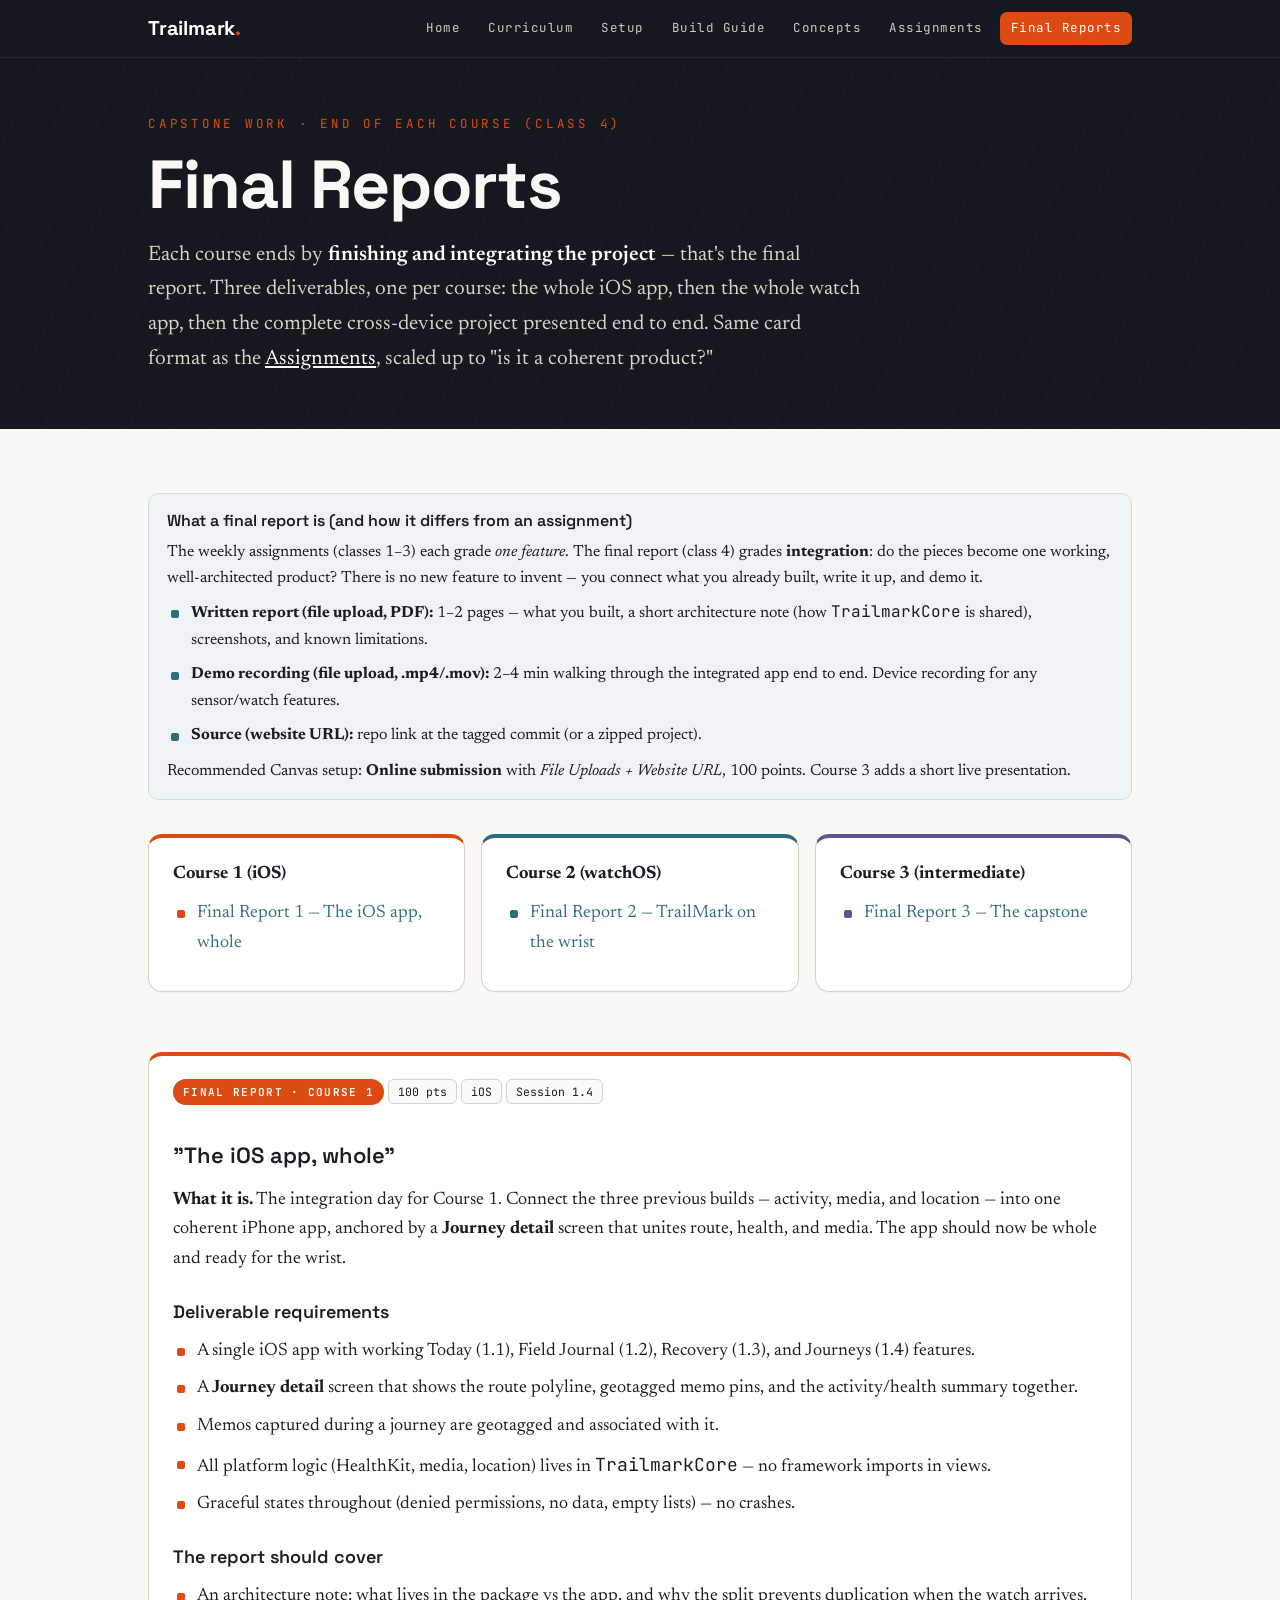
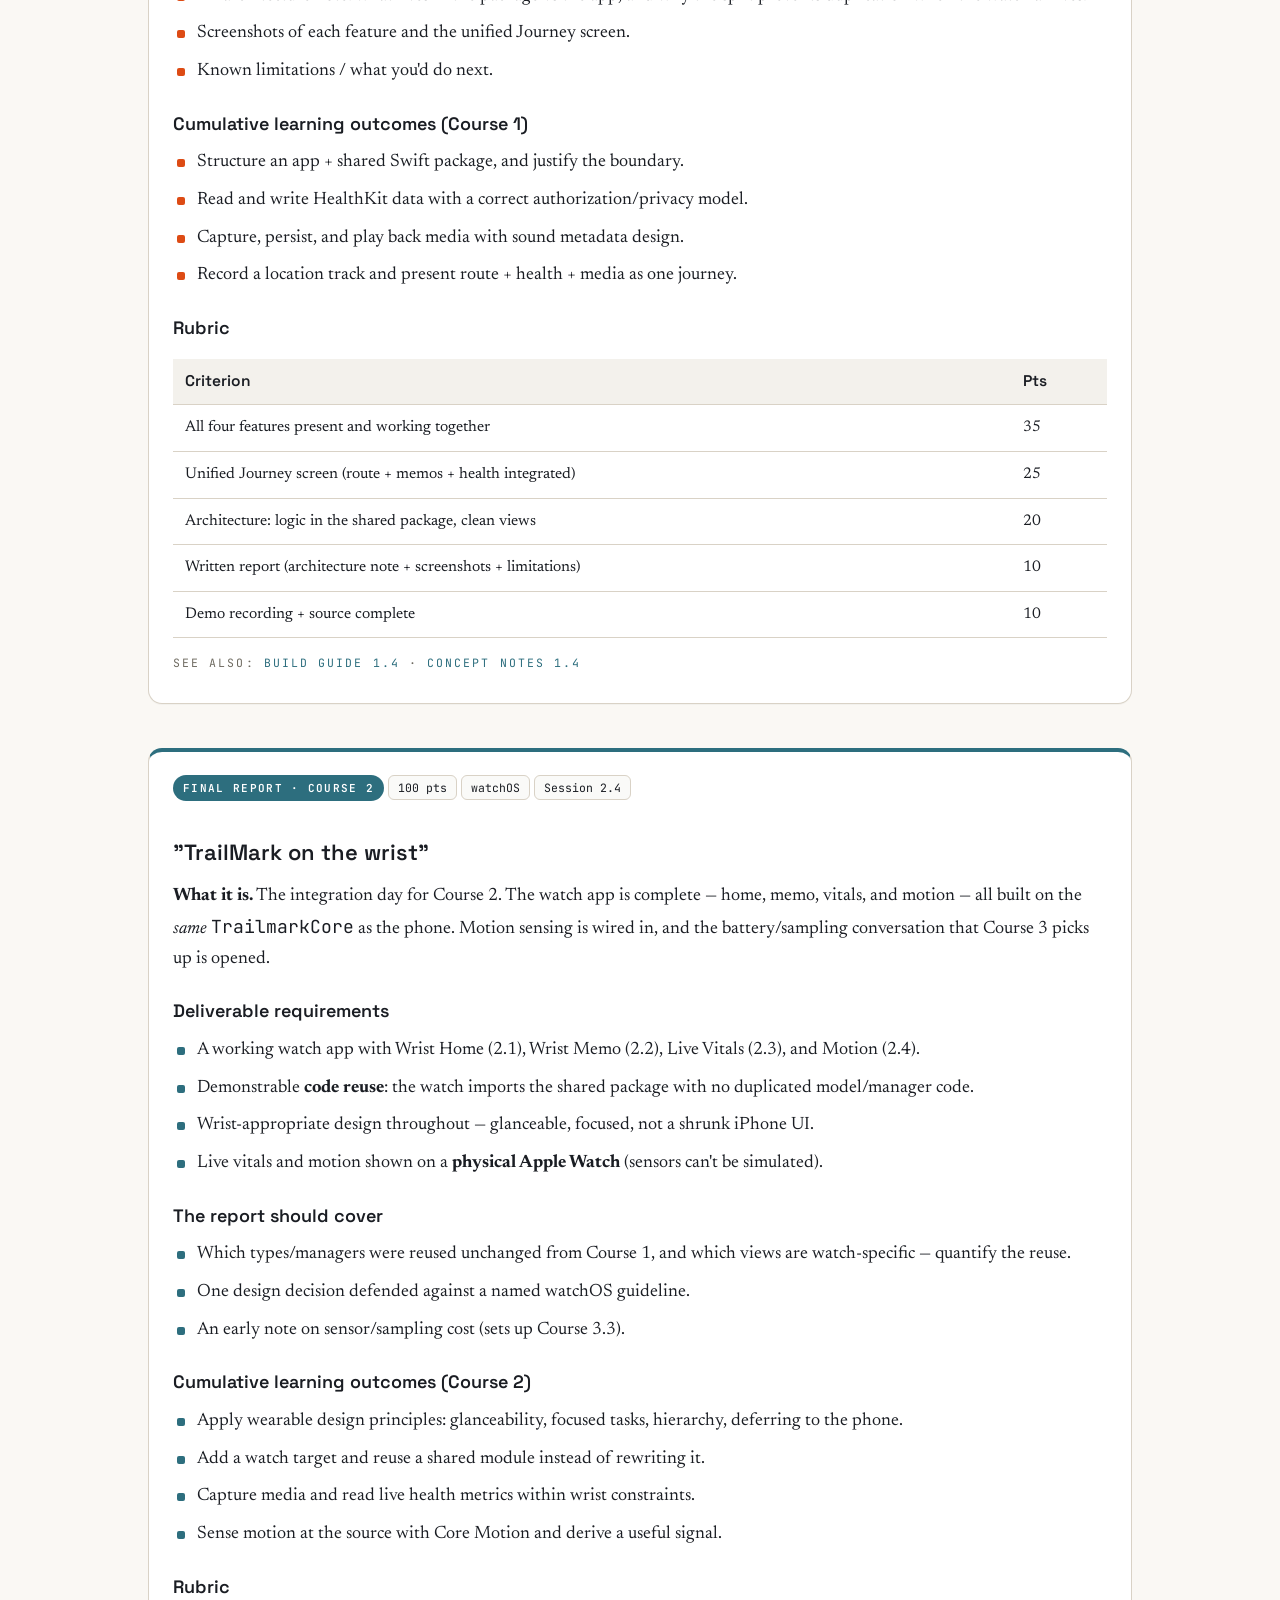
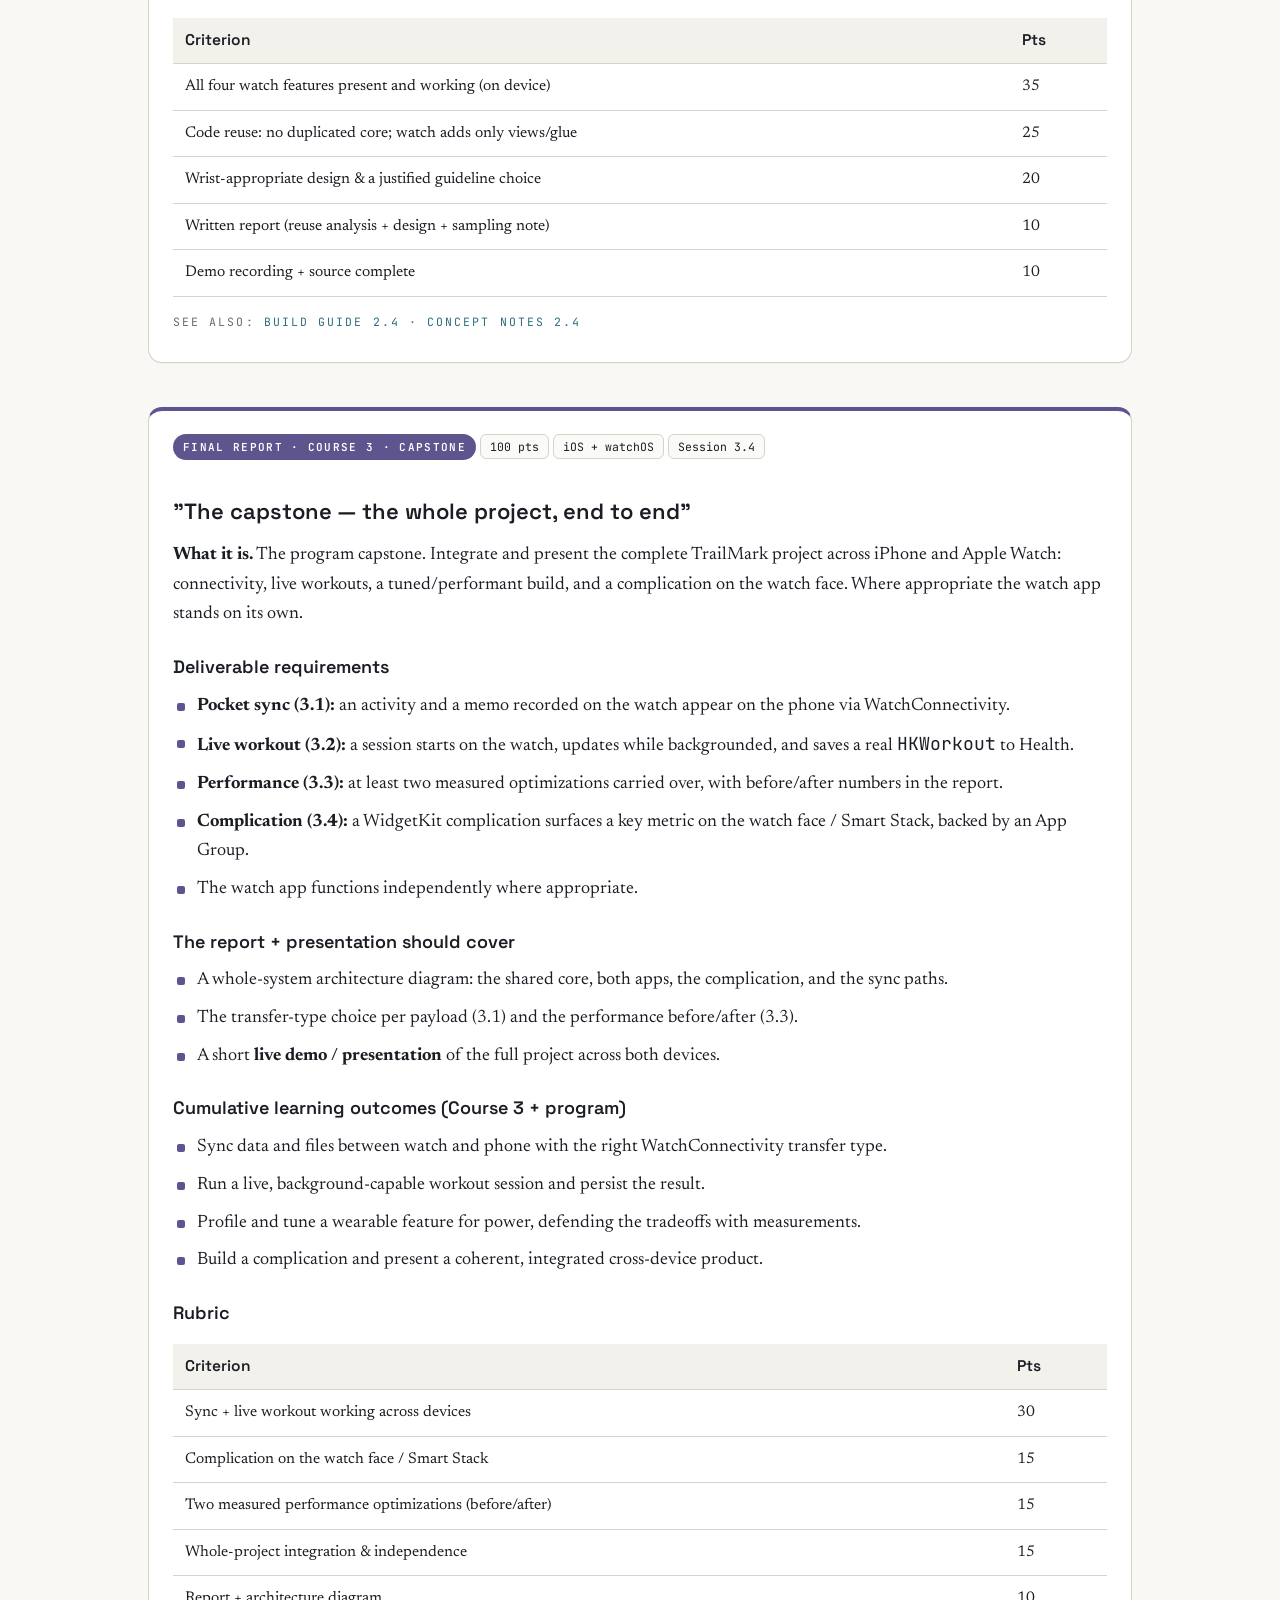
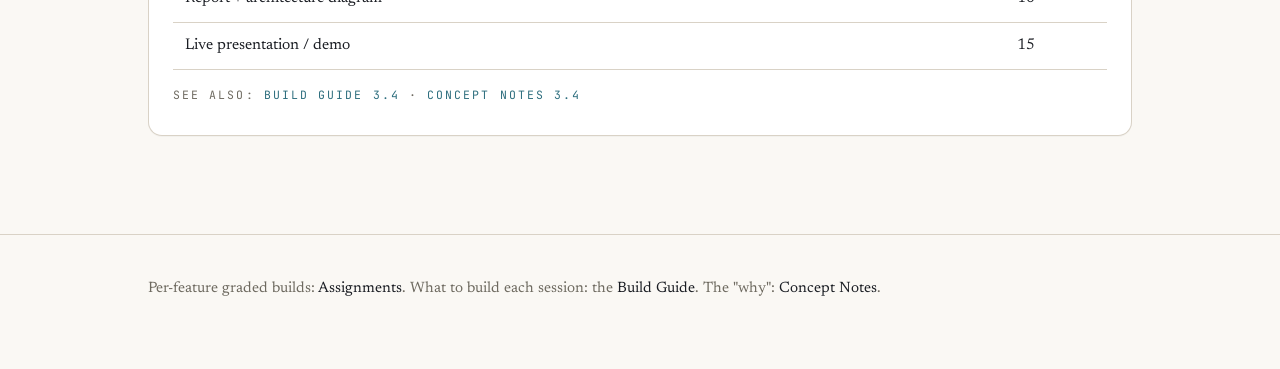
<file: Docs/final-reports.html>
<!DOCTYPE html>
<html lang="en">
<head>
<meta charset="UTF-8">
<meta name="viewport" content="width=device-width, initial-scale=1.0">
<title>Trailmark — Final Reports</title>
<link rel="preconnect" href="https://fonts.googleapis.com">
<link rel="preconnect" href="https://fonts.gstatic.com" crossorigin>
<link href="https://fonts.googleapis.com/css2?family=Space+Grotesk:wght@400;500;600;700&family=Newsreader:opsz,wght@6..72,400;6..72,500;6..72,600&family=JetBrains+Mono:wght@400;500;600&display=swap" rel="stylesheet">
<link rel="stylesheet" href="assets/site.css">
</head>
<body>

<nav class="topnav">
  <div class="inner">
    <a class="brand" href="index.html">Trailmark<span>.</span></a>
    <div class="links">
      <a href="index.html">Home</a>
      <a href="trailmark-curriculum.html">Curriculum</a>
      <a href="setup-guide.html">Setup</a>
      <a href="teaching-guide.html">Build Guide</a>
      <a href="concepts.html">Concepts</a>
      <a href="assignments.html">Assignments</a>
      <a href="final-reports.html" class="active">Final Reports</a>
    </div>
  </div>
</nav>

<header class="hero">
  <div class="wrap">
    <p class="eyebrow">Capstone work · end of each course (class 4)</p>
    <h1>Final Reports</h1>
    <p class="pitch">Each course ends by <b>finishing and integrating the project</b> — that's the final report. Three deliverables, one per course: the whole iOS app, then the whole watch app, then the complete cross-device project presented end to end. Same card format as the <a href="assignments.html" style="color:#fff;text-decoration:underline">Assignments</a>, scaled up to "is it a coherent product?"</p>
  </div>
</header>

<main>
  <div class="wrap">

    <section>
      <div class="note info">
        <span class="t">What a final report is (and how it differs from an assignment)</span>
        The weekly assignments (classes 1–3) each grade <em>one feature</em>. The final report (class 4) grades <b>integration</b>: do the pieces become one working, well-architected product? There is no new feature to invent — you connect what you already built, write it up, and demo it.
        <ul class="out" style="margin-top:8px">
          <li><b>Written report (file upload, PDF):</b> 1–2 pages — what you built, a short architecture note (how <span class="mono">TrailmarkCore</span> is shared), screenshots, and known limitations.</li>
          <li><b>Demo recording (file upload, .mp4/.mov):</b> 2–4 min walking through the integrated app end to end. Device recording for any sensor/watch features.</li>
          <li><b>Source (website URL):</b> repo link at the tagged commit (or a zipped project).</li>
        </ul>
        <span style="display:block;margin-top:8px">Recommended Canvas setup: <b>Online submission</b> with <em>File Uploads + Website URL</em>, 100 points. Course 3 adds a short live presentation.</span>
      </div>
      <div class="grid">
        <div class="card c1"><b>Course 1 (iOS)</b><ul class="out"><li><a href="#fr1">Final Report 1 — The iOS app, whole</a></li></ul></div>
        <div class="card c2"><b>Course 2 (watchOS)</b><ul class="out"><li><a href="#fr2">Final Report 2 — TrailMark on the wrist</a></li></ul></div>
        <div class="card c3"><b>Course 3 (intermediate)</b><ul class="out"><li><a href="#fr3">Final Report 3 — The capstone</a></li></ul></div>
      </div>
    </section>

    <!-- ========== COURSE 1 FINAL ========== -->
    <section>
      <div class="card c1" id="fr1">
        <span class="badge c1">Final Report · Course 1</span> <span class="chip">100 pts</span> <span class="chip">iOS</span> <span class="chip">Session 1.4</span>
        <h3>"The iOS app, whole"</h3>
        <p><b>What it is.</b> The integration day for Course 1. Connect the three previous builds — activity, media, and location — into one coherent iPhone app, anchored by a <b>Journey detail</b> screen that unites route, health, and media. The app should now be whole and ready for the wrist.</p>
        <h4>Deliverable requirements</h4>
        <ul class="out">
          <li>A single iOS app with working Today (1.1), Field Journal (1.2), Recovery (1.3), and Journeys (1.4) features.</li>
          <li>A <b>Journey detail</b> screen that shows the route polyline, geotagged memo pins, and the activity/health summary together.</li>
          <li>Memos captured during a journey are geotagged and associated with it.</li>
          <li>All platform logic (HealthKit, media, location) lives in <span class="mono">TrailmarkCore</span> — no framework imports in views.</li>
          <li>Graceful states throughout (denied permissions, no data, empty lists) — no crashes.</li>
        </ul>
        <h4>The report should cover</h4>
        <ul class="out">
          <li>An architecture note: what lives in the package vs the app, and why the split prevents duplication when the watch arrives.</li>
          <li>Screenshots of each feature and the unified Journey screen.</li>
          <li>Known limitations / what you'd do next.</li>
        </ul>
        <h4>Cumulative learning outcomes (Course 1)</h4>
        <ul class="out">
          <li>Structure an app + shared Swift package, and justify the boundary.</li>
          <li>Read and write HealthKit data with a correct authorization/privacy model.</li>
          <li>Capture, persist, and play back media with sound metadata design.</li>
          <li>Record a location track and present route + health + media as one journey.</li>
        </ul>
        <h4>Rubric</h4>
        <table>
          <tr><th>Criterion</th><th>Pts</th></tr>
          <tr><td>All four features present and working together</td><td>35</td></tr>
          <tr><td>Unified Journey screen (route + memos + health integrated)</td><td>25</td></tr>
          <tr><td>Architecture: logic in the shared package, clean views</td><td>20</td></tr>
          <tr><td>Written report (architecture note + screenshots + limitations)</td><td>10</td></tr>
          <tr><td>Demo recording + source complete</td><td>10</td></tr>
        </table>
        <p class="kicker" style="margin-top:14px">See also: <a href="teaching-guide.html#s1-4">Build Guide 1.4</a> · <a href="concepts.html#c1-4">Concept Notes 1.4</a></p>
      </div>
    </section>

    <!-- ========== COURSE 2 FINAL ========== -->
    <section>
      <div class="card c2" id="fr2">
        <span class="badge c2">Final Report · Course 2</span> <span class="chip">100 pts</span> <span class="chip">watchOS</span> <span class="chip">Session 2.4</span>
        <h3>"TrailMark on the wrist"</h3>
        <p><b>What it is.</b> The integration day for Course 2. The watch app is complete — home, memo, vitals, and motion — all built on the <em>same</em> <span class="mono">TrailmarkCore</span> as the phone. Motion sensing is wired in, and the battery/sampling conversation that Course 3 picks up is opened.</p>
        <h4>Deliverable requirements</h4>
        <ul class="out">
          <li>A working watch app with Wrist Home (2.1), Wrist Memo (2.2), Live Vitals (2.3), and Motion (2.4).</li>
          <li>Demonstrable <b>code reuse</b>: the watch imports the shared package with no duplicated model/manager code.</li>
          <li>Wrist-appropriate design throughout — glanceable, focused, not a shrunk iPhone UI.</li>
          <li>Live vitals and motion shown on a <b>physical Apple Watch</b> (sensors can't be simulated).</li>
        </ul>
        <h4>The report should cover</h4>
        <ul class="out">
          <li>Which types/managers were reused unchanged from Course 1, and which views are watch-specific — quantify the reuse.</li>
          <li>One design decision defended against a named watchOS guideline.</li>
          <li>An early note on sensor/sampling cost (sets up Course 3.3).</li>
        </ul>
        <h4>Cumulative learning outcomes (Course 2)</h4>
        <ul class="out">
          <li>Apply wearable design principles: glanceability, focused tasks, hierarchy, deferring to the phone.</li>
          <li>Add a watch target and reuse a shared module instead of rewriting it.</li>
          <li>Capture media and read live health metrics within wrist constraints.</li>
          <li>Sense motion at the source with Core Motion and derive a useful signal.</li>
        </ul>
        <h4>Rubric</h4>
        <table>
          <tr><th>Criterion</th><th>Pts</th></tr>
          <tr><td>All four watch features present and working (on device)</td><td>35</td></tr>
          <tr><td>Code reuse: no duplicated core; watch adds only views/glue</td><td>25</td></tr>
          <tr><td>Wrist-appropriate design &amp; a justified guideline choice</td><td>20</td></tr>
          <tr><td>Written report (reuse analysis + design + sampling note)</td><td>10</td></tr>
          <tr><td>Demo recording + source complete</td><td>10</td></tr>
        </table>
        <p class="kicker" style="margin-top:14px">See also: <a href="teaching-guide.html#s2-4">Build Guide 2.4</a> · <a href="concepts.html#c2-4">Concept Notes 2.4</a></p>
      </div>
    </section>

    <!-- ========== COURSE 3 FINAL (CAPSTONE) ========== -->
    <section>
      <div class="card c3" id="fr3">
        <span class="badge c3">Final Report · Course 3 · Capstone</span> <span class="chip">100 pts</span> <span class="chip">iOS + watchOS</span> <span class="chip">Session 3.4</span>
        <h3>"The capstone — the whole project, end to end"</h3>
        <p><b>What it is.</b> The program capstone. Integrate and present the complete TrailMark project across iPhone and Apple Watch: connectivity, live workouts, a tuned/performant build, and a complication on the watch face. Where appropriate the watch app stands on its own.</p>
        <h4>Deliverable requirements</h4>
        <ul class="out">
          <li><b>Pocket sync (3.1):</b> an activity and a memo recorded on the watch appear on the phone via WatchConnectivity.</li>
          <li><b>Live workout (3.2):</b> a session starts on the watch, updates while backgrounded, and saves a real <span class="mono">HKWorkout</span> to Health.</li>
          <li><b>Performance (3.3):</b> at least two measured optimizations carried over, with before/after numbers in the report.</li>
          <li><b>Complication (3.4):</b> a WidgetKit complication surfaces a key metric on the watch face / Smart Stack, backed by an App Group.</li>
          <li>The watch app functions independently where appropriate.</li>
        </ul>
        <h4>The report + presentation should cover</h4>
        <ul class="out">
          <li>A whole-system architecture diagram: the shared core, both apps, the complication, and the sync paths.</li>
          <li>The transfer-type choice per payload (3.1) and the performance before/after (3.3).</li>
          <li>A short <b>live demo / presentation</b> of the full project across both devices.</li>
        </ul>
        <h4>Cumulative learning outcomes (Course 3 + program)</h4>
        <ul class="out">
          <li>Sync data and files between watch and phone with the right WatchConnectivity transfer type.</li>
          <li>Run a live, background-capable workout session and persist the result.</li>
          <li>Profile and tune a wearable feature for power, defending the tradeoffs with measurements.</li>
          <li>Build a complication and present a coherent, integrated cross-device product.</li>
        </ul>
        <h4>Rubric</h4>
        <table>
          <tr><th>Criterion</th><th>Pts</th></tr>
          <tr><td>Sync + live workout working across devices</td><td>30</td></tr>
          <tr><td>Complication on the watch face / Smart Stack</td><td>15</td></tr>
          <tr><td>Two measured performance optimizations (before/after)</td><td>15</td></tr>
          <tr><td>Whole-project integration &amp; independence</td><td>15</td></tr>
          <tr><td>Report + architecture diagram</td><td>10</td></tr>
          <tr><td>Live presentation / demo</td><td>15</td></tr>
        </table>
        <p class="kicker" style="margin-top:14px">See also: <a href="teaching-guide.html#s3-4">Build Guide 3.4</a> · <a href="concepts.html#c3-4">Concept Notes 3.4</a></p>
      </div>
    </section>

  </div>
</main>

<footer>
  <div class="wrap">
    <p>Per-feature graded builds: <a href="assignments.html">Assignments</a>. What to build each session: the <a href="teaching-guide.html">Build Guide</a>. The "why": <a href="concepts.html">Concept Notes</a>.</p>
  </div>
</footer>

</body>
</html>
</file>
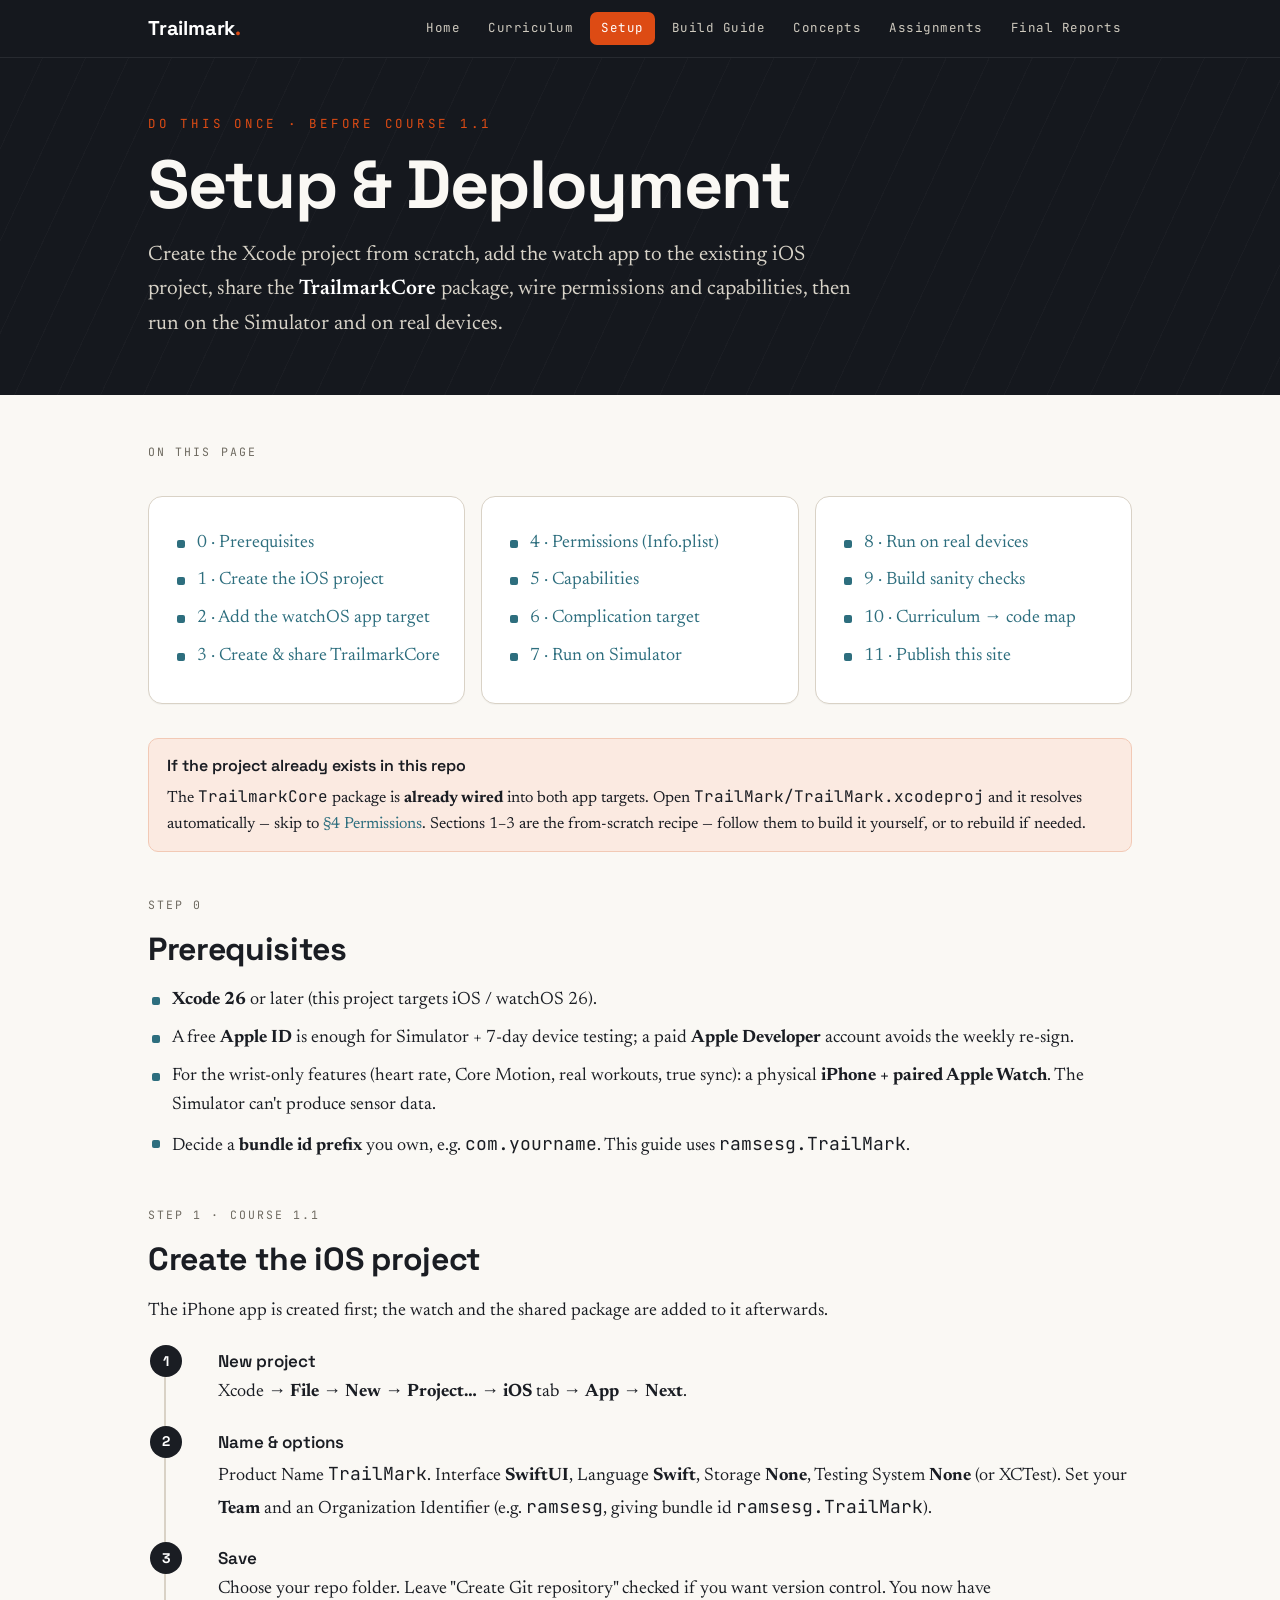
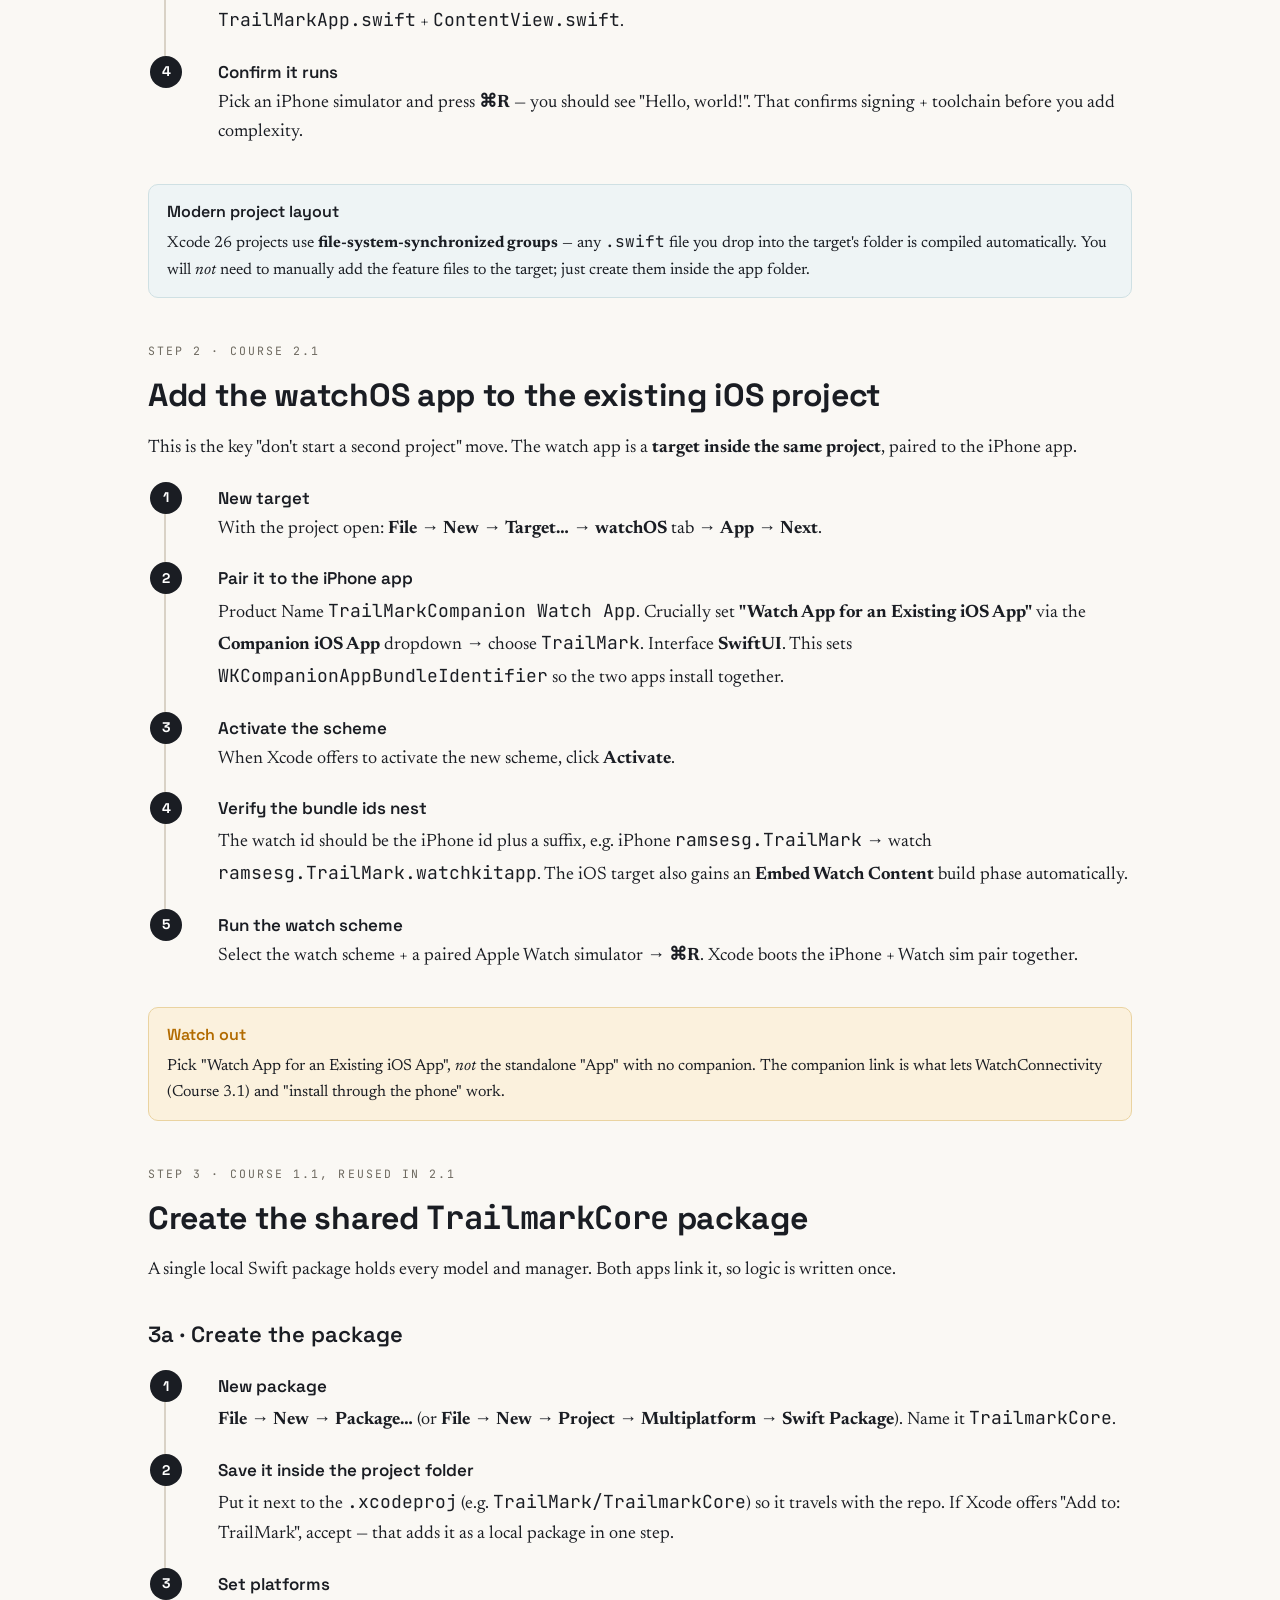
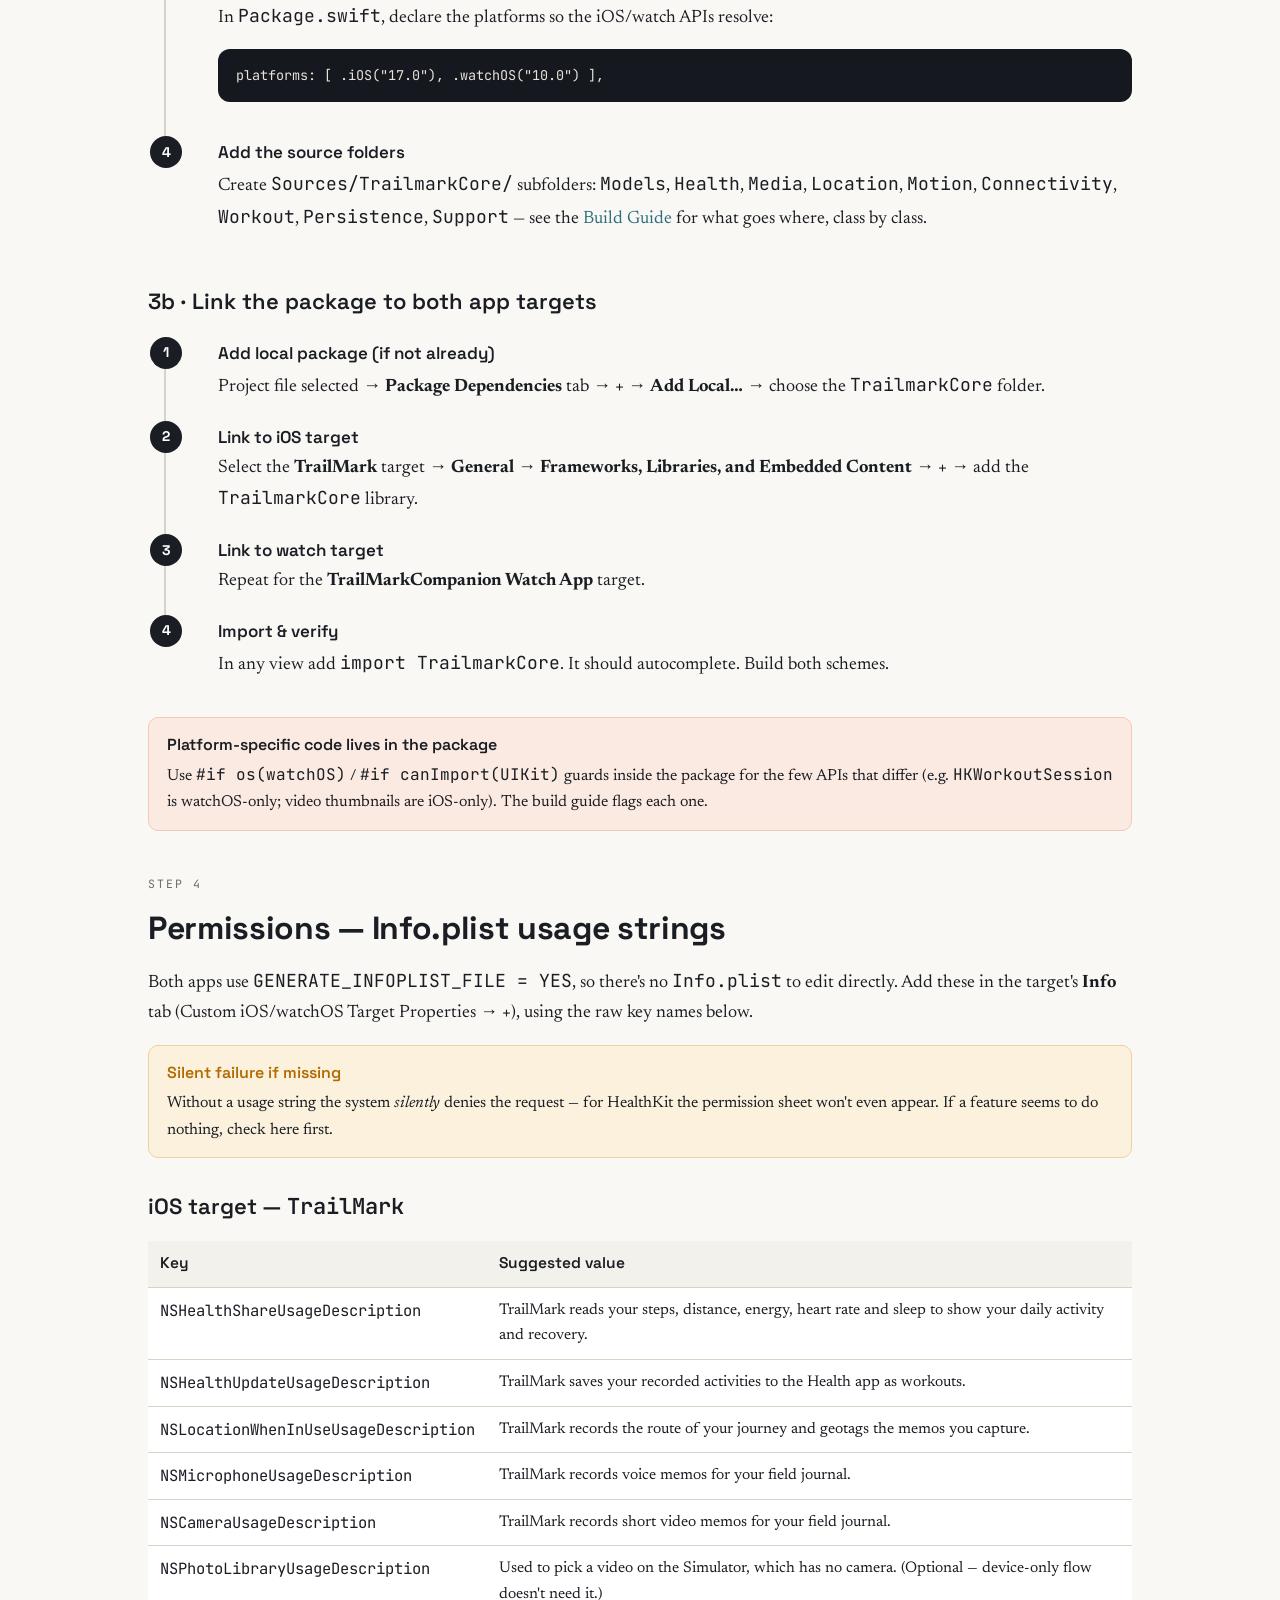
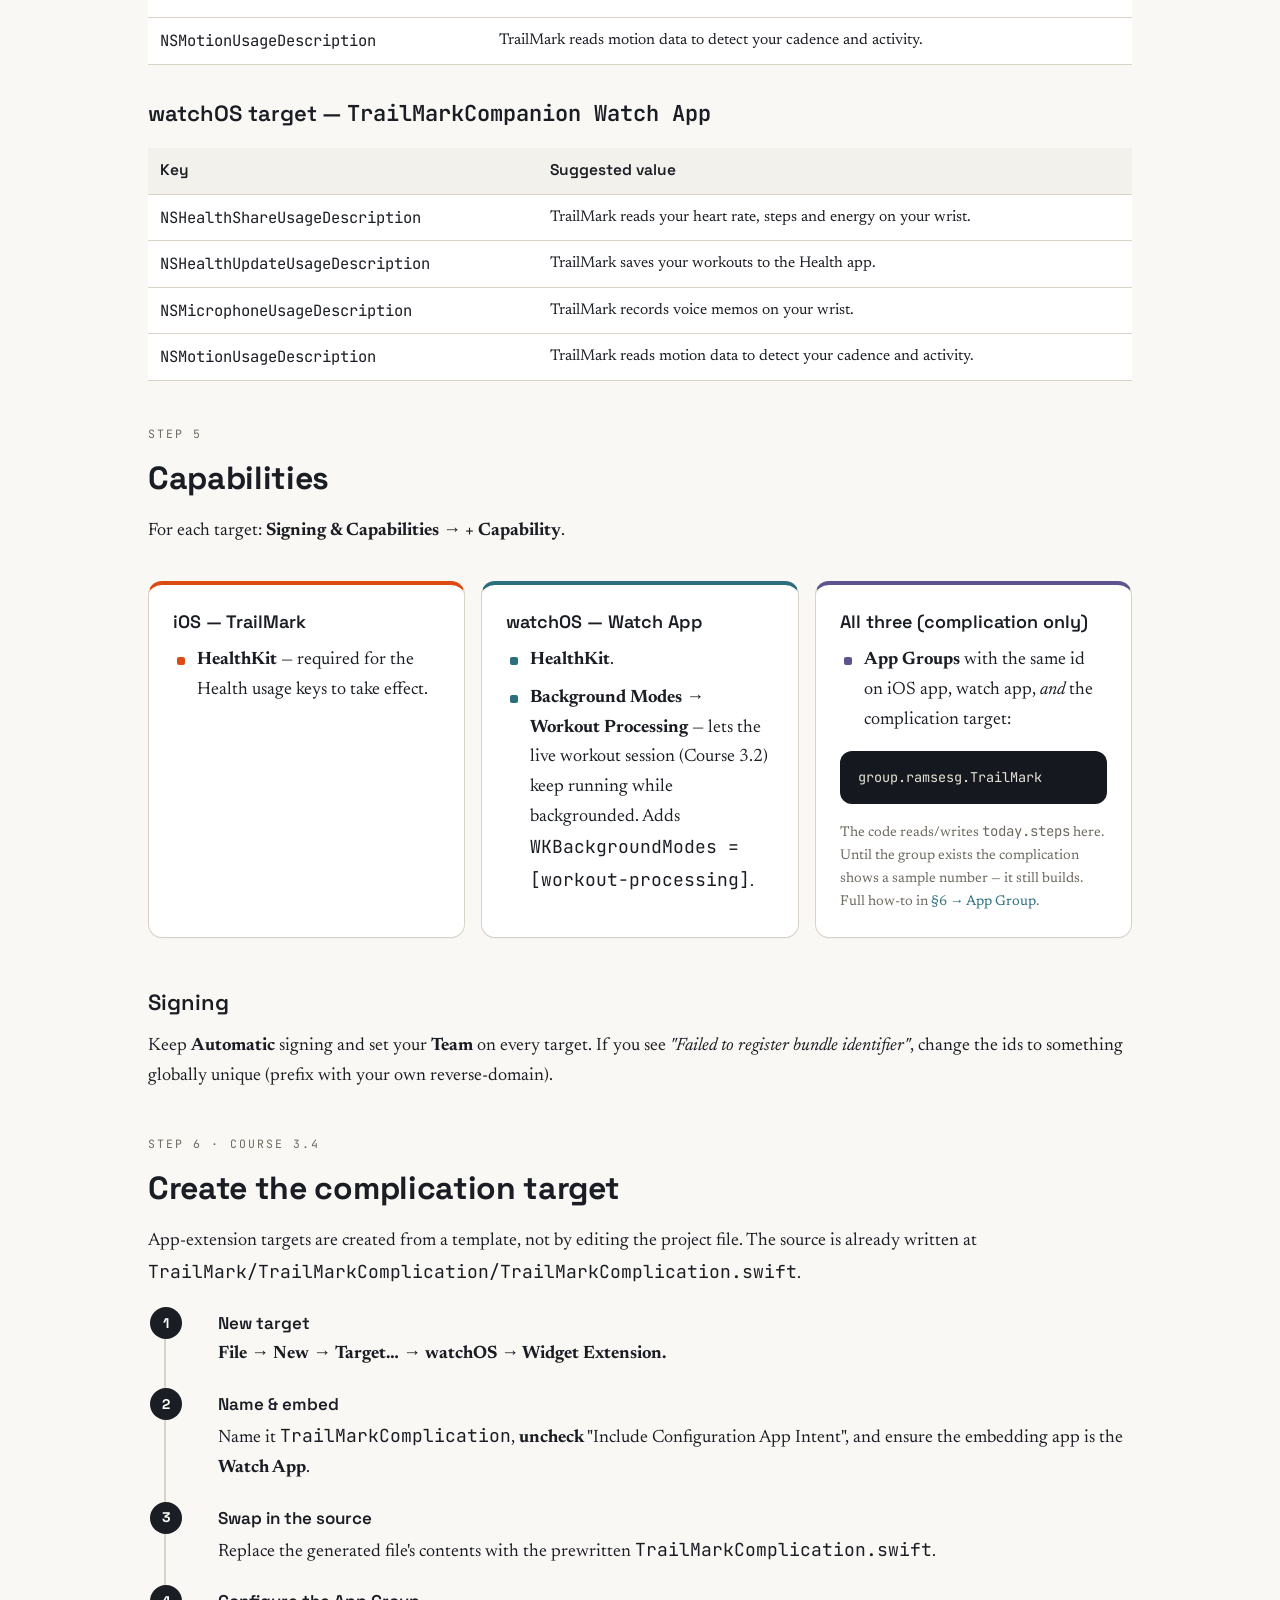
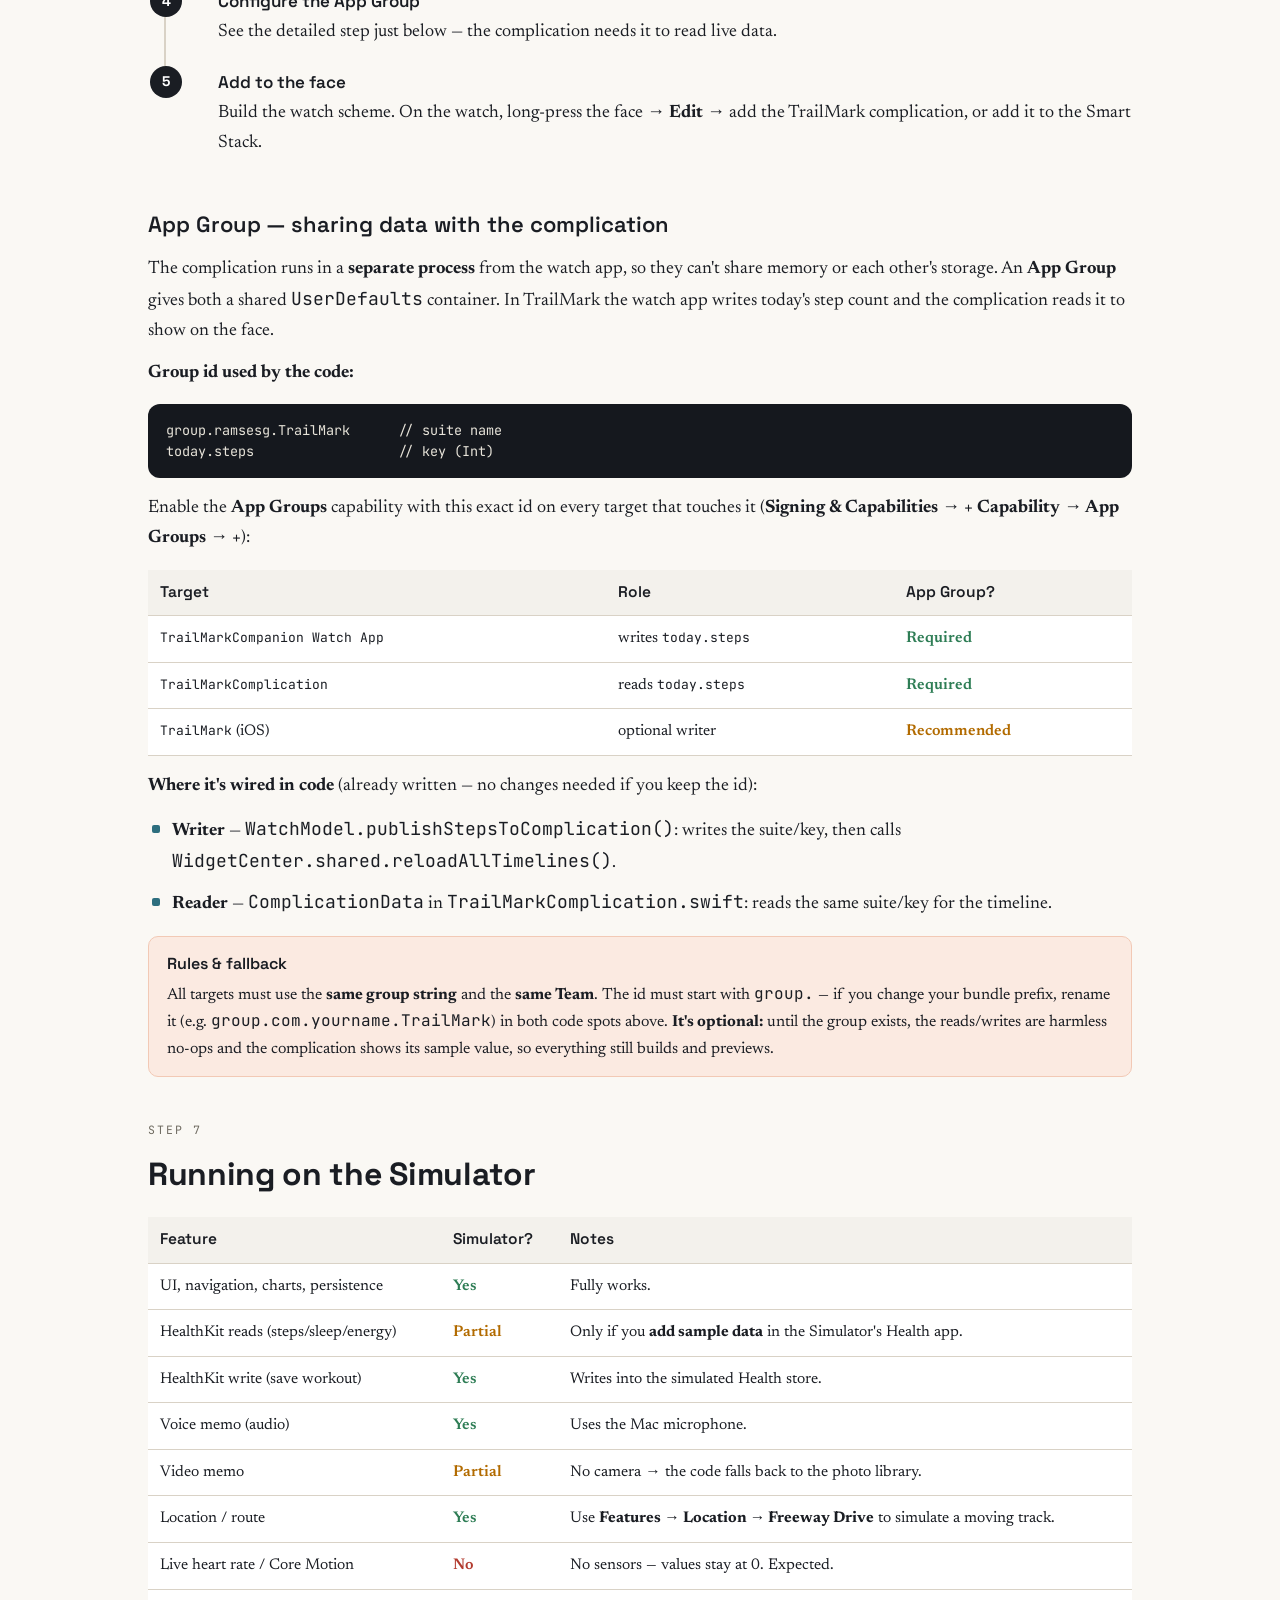
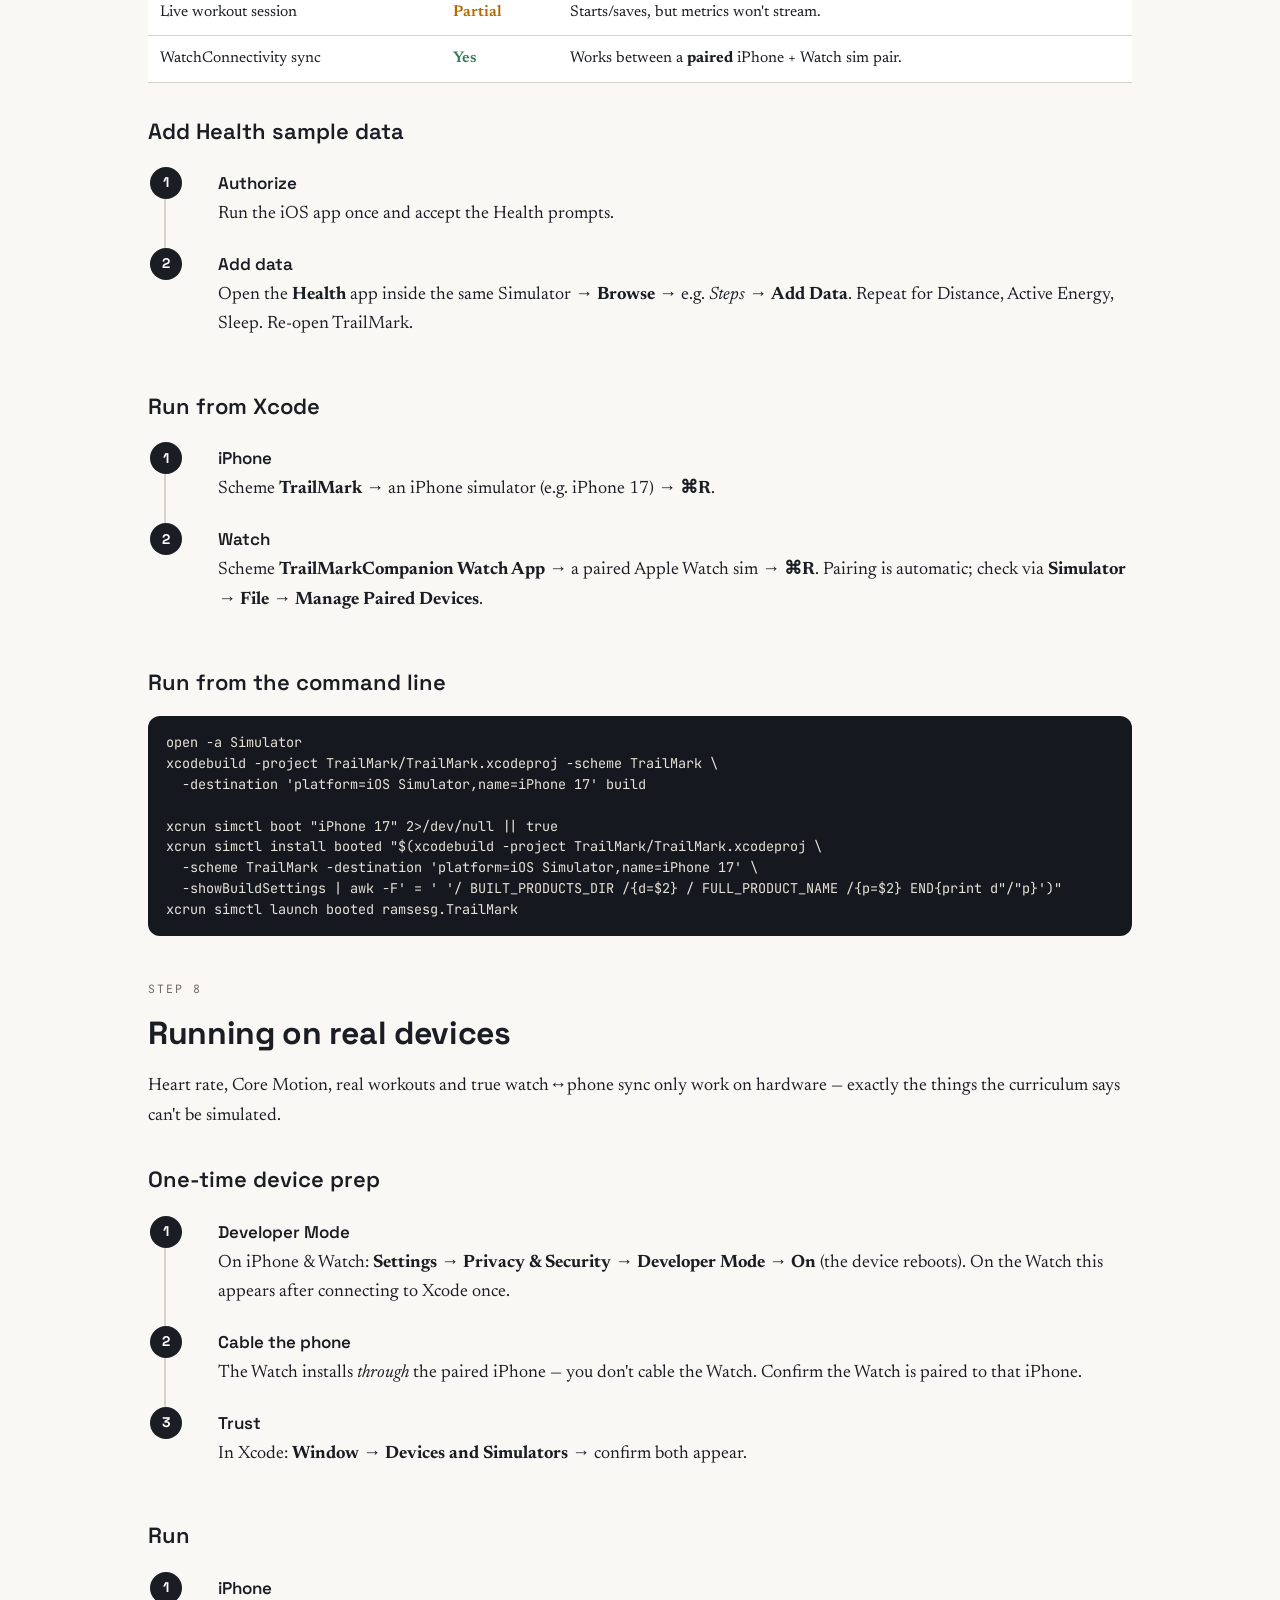
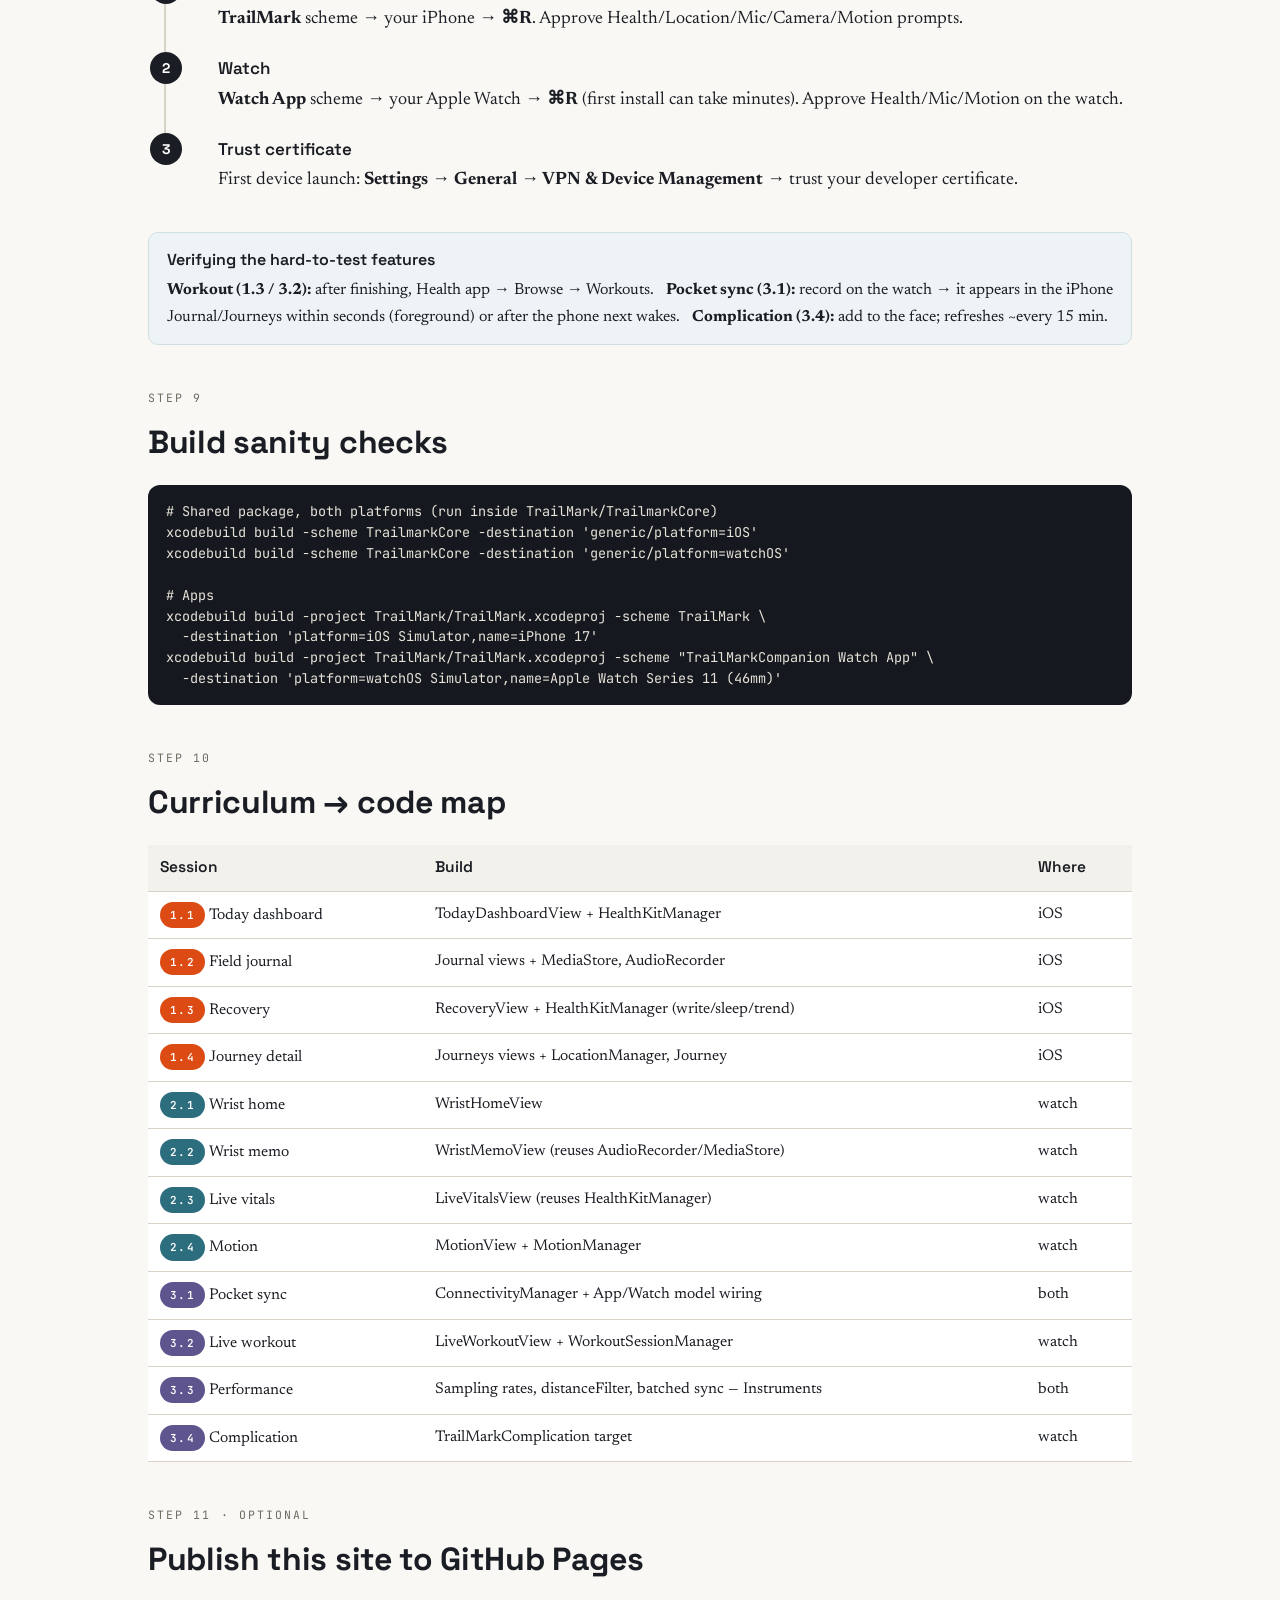
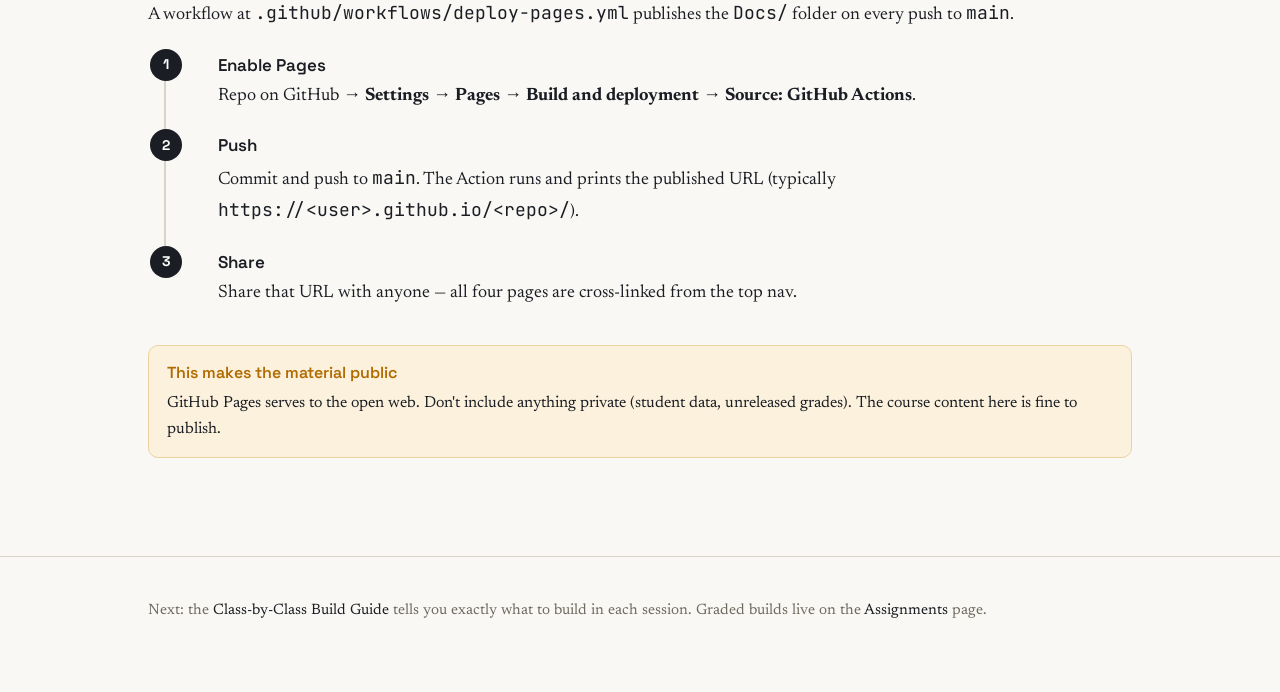
<file: Docs/setup-guide.html>
<!DOCTYPE html>
<html lang="en">
<head>
<meta charset="UTF-8">
<meta name="viewport" content="width=device-width, initial-scale=1.0">
<title>Trailmark — Setup &amp; Deployment Guide</title>
<link rel="preconnect" href="https://fonts.googleapis.com">
<link rel="preconnect" href="https://fonts.gstatic.com" crossorigin>
<link href="https://fonts.googleapis.com/css2?family=Space+Grotesk:wght@400;500;600;700&family=Newsreader:opsz,wght@6..72,400;6..72,500;6..72,600&family=JetBrains+Mono:wght@400;500;600&display=swap" rel="stylesheet">
<link rel="stylesheet" href="assets/site.css">
</head>
<body>

<nav class="topnav">
  <div class="inner">
    <a class="brand" href="index.html">Trailmark<span>.</span></a>
    <div class="links">
      <a href="index.html">Home</a>
      <a href="trailmark-curriculum.html">Curriculum</a>
      <a href="setup-guide.html" class="active">Setup</a>
      <a href="teaching-guide.html">Build Guide</a>
      <a href="concepts.html">Concepts</a>
      <a href="assignments.html">Assignments</a>
      <a href="final-reports.html">Final Reports</a>
    </div>
  </div>
</nav>

<header class="hero">
  <div class="wrap">
    <p class="eyebrow">Do this once · before Course 1.1</p>
    <h1>Setup &amp; Deployment</h1>
    <p class="pitch">Create the Xcode project from scratch, add the watch app to the existing iOS project, share the <b>TrailmarkCore</b> package, wire permissions and capabilities, then run on the Simulator and on real devices.</p>
  </div>
</header>

<main>
  <div class="wrap">

    <!-- TOC -->
    <section>
      <p class="kicker">On this page</p>
      <div class="grid">
        <div class="card">
          <ul class="out">
            <li><a href="#prereq">0 · Prerequisites</a></li>
            <li><a href="#ios">1 · Create the iOS project</a></li>
            <li><a href="#watch">2 · Add the watchOS app target</a></li>
            <li><a href="#package">3 · Create &amp; share TrailmarkCore</a></li>
          </ul>
        </div>
        <div class="card">
          <ul class="out">
            <li><a href="#perms">4 · Permissions (Info.plist)</a></li>
            <li><a href="#caps">5 · Capabilities</a></li>
            <li><a href="#complication">6 · Complication target</a></li>
            <li><a href="#sim">7 · Run on Simulator</a></li>
          </ul>
        </div>
        <div class="card">
          <ul class="out">
            <li><a href="#device">8 · Run on real devices</a></li>
            <li><a href="#sanity">9 · Build sanity checks</a></li>
            <li><a href="#map">10 · Curriculum → code map</a></li>
            <li><a href="#pages">11 · Publish this site</a></li>
          </ul>
        </div>
      </div>
      <div class="note tip">
        <span class="t">If the project already exists in this repo</span>
        The <span class="mono">TrailmarkCore</span> package is <b>already wired</b> into both app targets. Open <span class="mono">TrailMark/TrailMark.xcodeproj</span> and it resolves automatically — skip to <a href="#perms">§4 Permissions</a>. Sections 1–3 are the from-scratch recipe — follow them to build it yourself, or to rebuild if needed.
      </div>
    </section>

    <!-- 0 -->
    <section id="prereq">
      <p class="kicker">Step 0</p>
      <h2 class="sec">Prerequisites</h2>
      <ul class="out">
        <li><b>Xcode 26</b> or later (this project targets iOS / watchOS 26).</li>
        <li>A free <b>Apple ID</b> is enough for Simulator + 7-day device testing; a paid <b>Apple Developer</b> account avoids the weekly re-sign.</li>
        <li>For the wrist-only features (heart rate, Core Motion, real workouts, true sync): a physical <b>iPhone + paired Apple Watch</b>. The Simulator can't produce sensor data.</li>
        <li>Decide a <b>bundle id prefix</b> you own, e.g. <span class="mono">com.yourname</span>. This guide uses <span class="mono">ramsesg.TrailMark</span>.</li>
      </ul>
    </section>

    <!-- 1 -->
    <section id="ios">
      <p class="kicker">Step 1 · Course 1.1</p>
      <h2 class="sec">Create the iOS project</h2>
      <p>The iPhone app is created first; the watch and the shared package are added to it afterwards.</p>
      <ol class="steps">
        <li><span class="st">New project</span> Xcode → <b>File → New → Project…</b> → <b>iOS</b> tab → <b>App</b> → <b>Next</b>.</li>
        <li><span class="st">Name &amp; options</span> Product Name <span class="mono">TrailMark</span>. Interface <b>SwiftUI</b>, Language <b>Swift</b>, Storage <b>None</b>, Testing System <b>None</b> (or XCTest). Set your <b>Team</b> and an Organization Identifier (e.g. <span class="mono">ramsesg</span>, giving bundle id <span class="mono">ramsesg.TrailMark</span>).</li>
        <li><span class="st">Save</span> Choose your repo folder. Leave "Create Git repository" checked if you want version control. You now have <span class="mono">TrailMarkApp.swift</span> + <span class="mono">ContentView.swift</span>.</li>
        <li><span class="st">Confirm it runs</span> Pick an iPhone simulator and press <b>⌘R</b> — you should see "Hello, world!". That confirms signing + toolchain before you add complexity.</li>
      </ol>
      <div class="note info">
        <span class="t">Modern project layout</span>
        Xcode 26 projects use <b>file-system-synchronized groups</b> — any <span class="mono">.swift</span> file you drop into the target's folder is compiled automatically. You will <em>not</em> need to manually add the feature files to the target; just create them inside the app folder.
      </div>
    </section>

    <!-- 2 -->
    <section id="watch">
      <p class="kicker">Step 2 · Course 2.1</p>
      <h2 class="sec">Add the watchOS app to the existing iOS project</h2>
      <p>This is the key "don't start a second project" move. The watch app is a <b>target inside the same project</b>, paired to the iPhone app.</p>
      <ol class="steps">
        <li><span class="st">New target</span> With the project open: <b>File → New → Target… → watchOS</b> tab → <b>App</b> → <b>Next</b>.</li>
        <li><span class="st">Pair it to the iPhone app</span> Product Name <span class="mono">TrailMarkCompanion Watch App</span>. Crucially set <b>"Watch App for an Existing iOS App"</b> via the <b>Companion iOS App</b> dropdown → choose <span class="mono">TrailMark</span>. Interface <b>SwiftUI</b>. This sets <span class="mono">WKCompanionAppBundleIdentifier</span> so the two apps install together.</li>
        <li><span class="st">Activate the scheme</span> When Xcode offers to activate the new scheme, click <b>Activate</b>.</li>
        <li><span class="st">Verify the bundle ids nest</span> The watch id should be the iPhone id plus a suffix, e.g. iPhone <span class="mono">ramsesg.TrailMark</span> → watch <span class="mono">ramsesg.TrailMark.watchkitapp</span>. The iOS target also gains an <b>Embed Watch Content</b> build phase automatically.</li>
        <li><span class="st">Run the watch scheme</span> Select the watch scheme + a paired Apple Watch simulator → <b>⌘R</b>. Xcode boots the iPhone + Watch sim pair together.</li>
      </ol>
      <div class="note warn">
        <span class="t">Watch out</span>
        Pick "Watch App for an Existing iOS App", <em>not</em> the standalone "App" with no companion. The companion link is what lets WatchConnectivity (Course 3.1) and "install through the phone" work.
      </div>
    </section>

    <!-- 3 -->
    <section id="package">
      <p class="kicker">Step 3 · Course 1.1, reused in 2.1</p>
      <h2 class="sec">Create the shared <span class="mono">TrailmarkCore</span> package</h2>
      <p>A single local Swift package holds every model and manager. Both apps link it, so logic is written once.</p>

      <h3>3a · Create the package</h3>
      <ol class="steps">
        <li><span class="st">New package</span> <b>File → New → Package…</b> (or <b>File → New → Project → Multiplatform → Swift Package</b>). Name it <span class="mono">TrailmarkCore</span>.</li>
        <li><span class="st">Save it inside the project folder</span> Put it next to the <span class="mono">.xcodeproj</span> (e.g. <span class="mono">TrailMark/TrailmarkCore</span>) so it travels with the repo. If Xcode offers "Add to: TrailMark", accept — that adds it as a local package in one step.</li>
        <li><span class="st">Set platforms</span> In <span class="mono">Package.swift</span>, declare the platforms so the iOS/watch APIs resolve:
          <pre><code>platforms: [ .iOS("17.0"), .watchOS("10.0") ],</code></pre>
        </li>
        <li><span class="st">Add the source folders</span> Create <span class="mono">Sources/TrailmarkCore/</span> subfolders: <span class="mono">Models</span>, <span class="mono">Health</span>, <span class="mono">Media</span>, <span class="mono">Location</span>, <span class="mono">Motion</span>, <span class="mono">Connectivity</span>, <span class="mono">Workout</span>, <span class="mono">Persistence</span>, <span class="mono">Support</span> — see the <a href="teaching-guide.html">Build Guide</a> for what goes where, class by class.</li>
      </ol>

      <h3>3b · Link the package to both app targets</h3>
      <ol class="steps">
        <li><span class="st">Add local package (if not already)</span> Project file selected → <b>Package Dependencies</b> tab → <b>+</b> → <b>Add Local…</b> → choose the <span class="mono">TrailmarkCore</span> folder.</li>
        <li><span class="st">Link to iOS target</span> Select the <b>TrailMark</b> target → <b>General → Frameworks, Libraries, and Embedded Content</b> → <b>+</b> → add the <span class="mono">TrailmarkCore</span> library.</li>
        <li><span class="st">Link to watch target</span> Repeat for the <b>TrailMarkCompanion Watch App</b> target.</li>
        <li><span class="st">Import &amp; verify</span> In any view add <span class="mono">import TrailmarkCore</span>. It should autocomplete. Build both schemes.</li>
      </ol>
      <div class="note tip">
        <span class="t">Platform-specific code lives in the package</span>
        Use <span class="mono">#if os(watchOS)</span> / <span class="mono">#if canImport(UIKit)</span> guards inside the package for the few APIs that differ (e.g. <span class="mono">HKWorkoutSession</span> is watchOS-only; video thumbnails are iOS-only). The build guide flags each one.
      </div>
    </section>

    <!-- 4 -->
    <section id="perms">
      <p class="kicker">Step 4</p>
      <h2 class="sec">Permissions — Info.plist usage strings</h2>
      <p>Both apps use <span class="mono">GENERATE_INFOPLIST_FILE = YES</span>, so there's no <span class="mono">Info.plist</span> to edit directly. Add these in the target's <b>Info</b> tab (Custom iOS/watchOS Target Properties → <b>+</b>), using the raw key names below.</p>

      <div class="note warn">
        <span class="t">Silent failure if missing</span>
        Without a usage string the system <em>silently</em> denies the request — for HealthKit the permission sheet won't even appear. If a feature seems to do nothing, check here first.
      </div>

      <h3>iOS target — <span class="mono">TrailMark</span></h3>
      <table>
        <tr><th>Key</th><th>Suggested value</th></tr>
        <tr><td class="mono">NSHealthShareUsageDescription</td><td>TrailMark reads your steps, distance, energy, heart rate and sleep to show your daily activity and recovery.</td></tr>
        <tr><td class="mono">NSHealthUpdateUsageDescription</td><td>TrailMark saves your recorded activities to the Health app as workouts.</td></tr>
        <tr><td class="mono">NSLocationWhenInUseUsageDescription</td><td>TrailMark records the route of your journey and geotags the memos you capture.</td></tr>
        <tr><td class="mono">NSMicrophoneUsageDescription</td><td>TrailMark records voice memos for your field journal.</td></tr>
        <tr><td class="mono">NSCameraUsageDescription</td><td>TrailMark records short video memos for your field journal.</td></tr>
        <tr><td class="mono">NSPhotoLibraryUsageDescription</td><td>Used to pick a video on the Simulator, which has no camera. (Optional — device-only flow doesn't need it.)</td></tr>
        <tr><td class="mono">NSMotionUsageDescription</td><td>TrailMark reads motion data to detect your cadence and activity.</td></tr>
      </table>

      <h3>watchOS target — <span class="mono">TrailMarkCompanion Watch App</span></h3>
      <table>
        <tr><th>Key</th><th>Suggested value</th></tr>
        <tr><td class="mono">NSHealthShareUsageDescription</td><td>TrailMark reads your heart rate, steps and energy on your wrist.</td></tr>
        <tr><td class="mono">NSHealthUpdateUsageDescription</td><td>TrailMark saves your workouts to the Health app.</td></tr>
        <tr><td class="mono">NSMicrophoneUsageDescription</td><td>TrailMark records voice memos on your wrist.</td></tr>
        <tr><td class="mono">NSMotionUsageDescription</td><td>TrailMark reads motion data to detect your cadence and activity.</td></tr>
      </table>
    </section>

    <!-- 5 -->
    <section id="caps">
      <p class="kicker">Step 5</p>
      <h2 class="sec">Capabilities</h2>
      <p>For each target: <b>Signing &amp; Capabilities → + Capability</b>.</p>
      <div class="grid">
        <div class="card c1">
          <h4>iOS — TrailMark</h4>
          <ul class="out"><li><b>HealthKit</b> — required for the Health usage keys to take effect.</li></ul>
        </div>
        <div class="card c2">
          <h4>watchOS — Watch App</h4>
          <ul class="out">
            <li><b>HealthKit</b>.</li>
            <li><b>Background Modes → Workout Processing</b> — lets the live workout session (Course 3.2) keep running while backgrounded. Adds <span class="mono">WKBackgroundModes = [workout-processing]</span>.</li>
          </ul>
        </div>
        <div class="card c3">
          <h4>All three (complication only)</h4>
          <ul class="out">
            <li><b>App Groups</b> with the same id on iOS app, watch app, <em>and</em> the complication target:</li>
          </ul>
          <pre><code>group.ramsesg.TrailMark</code></pre>
          <p style="font-size:14px;color:var(--muted);margin:6px 0 0">The code reads/writes <span class="mono">today.steps</span> here. Until the group exists the complication shows a sample number — it still builds. Full how-to in <a href="#appgroup">§6 → App Group</a>.</p>
        </div>
      </div>
      <h3>Signing</h3>
      <p>Keep <b>Automatic</b> signing and set your <b>Team</b> on every target. If you see <em>"Failed to register bundle identifier"</em>, change the ids to something globally unique (prefix with your own reverse-domain).</p>
    </section>

    <!-- 6 -->
    <section id="complication">
      <p class="kicker">Step 6 · Course 3.4</p>
      <h2 class="sec">Create the complication target</h2>
      <p>App-extension targets are created from a template, not by editing the project file. The source is already written at <span class="mono">TrailMark/TrailMarkComplication/TrailMarkComplication.swift</span>.</p>
      <ol class="steps">
        <li><span class="st">New target</span> <b>File → New → Target… → watchOS → Widget Extension.</b></li>
        <li><span class="st">Name &amp; embed</span> Name it <span class="mono">TrailMarkComplication</span>, <b>uncheck</b> "Include Configuration App Intent", and ensure the embedding app is the <b>Watch App</b>.</li>
        <li><span class="st">Swap in the source</span> Replace the generated file's contents with the prewritten <span class="mono">TrailMarkComplication.swift</span>.</li>
        <li><span class="st">Configure the App Group</span> See the detailed step just below — the complication needs it to read live data.</li>
        <li><span class="st">Add to the face</span> Build the watch scheme. On the watch, long-press the face → <b>Edit</b> → add the TrailMark complication, or add it to the Smart Stack.</li>
      </ol>

      <h3 id="appgroup">App Group — sharing data with the complication</h3>
      <p>The complication runs in a <b>separate process</b> from the watch app, so they can't share memory or each other's storage. An <b>App Group</b> gives both a shared <span class="mono">UserDefaults</span> container. In TrailMark the watch app writes today's step count and the complication reads it to show on the face.</p>

      <p><b>Group id used by the code:</b></p>
      <pre><code>group.ramsesg.TrailMark      // suite name
today.steps                  // key (Int)</code></pre>

      <p>Enable the <b>App Groups</b> capability with this exact id on every target that touches it (<b>Signing &amp; Capabilities → + Capability → App Groups → +</b>):</p>
      <table>
        <tr><th>Target</th><th>Role</th><th>App Group?</th></tr>
        <tr><td><span class="mono">TrailMarkCompanion Watch App</span></td><td>writes <span class="mono">today.steps</span></td><td class="yes">Required</td></tr>
        <tr><td><span class="mono">TrailMarkComplication</span></td><td>reads <span class="mono">today.steps</span></td><td class="yes">Required</td></tr>
        <tr><td><span class="mono">TrailMark</span> (iOS)</td><td>optional writer</td><td class="maybe">Recommended</td></tr>
      </table>

      <p><b>Where it's wired in code</b> (already written — no changes needed if you keep the id):</p>
      <ul class="out">
        <li><b>Writer</b> — <span class="mono">WatchModel.publishStepsToComplication()</span>: writes the suite/key, then calls <span class="mono">WidgetCenter.shared.reloadAllTimelines()</span>.</li>
        <li><b>Reader</b> — <span class="mono">ComplicationData</span> in <span class="mono">TrailMarkComplication.swift</span>: reads the same suite/key for the timeline.</li>
      </ul>

      <div class="note tip">
        <span class="t">Rules &amp; fallback</span>
        All targets must use the <b>same group string</b> and the <b>same Team</b>. The id must start with <span class="mono">group.</span> — if you change your bundle prefix, rename it (e.g. <span class="mono">group.com.yourname.TrailMark</span>) in both code spots above. <b>It's optional:</b> until the group exists, the reads/writes are harmless no-ops and the complication shows its sample value, so everything still builds and previews.
      </div>
    </section>

    <!-- 7 -->
    <section id="sim">
      <p class="kicker">Step 7</p>
      <h2 class="sec">Running on the Simulator</h2>
      <table>
        <tr><th>Feature</th><th>Simulator?</th><th>Notes</th></tr>
        <tr><td>UI, navigation, charts, persistence</td><td class="yes">Yes</td><td>Fully works.</td></tr>
        <tr><td>HealthKit reads (steps/sleep/energy)</td><td class="maybe">Partial</td><td>Only if you <b>add sample data</b> in the Simulator's Health app.</td></tr>
        <tr><td>HealthKit write (save workout)</td><td class="yes">Yes</td><td>Writes into the simulated Health store.</td></tr>
        <tr><td>Voice memo (audio)</td><td class="yes">Yes</td><td>Uses the Mac microphone.</td></tr>
        <tr><td>Video memo</td><td class="maybe">Partial</td><td>No camera → the code falls back to the photo library.</td></tr>
        <tr><td>Location / route</td><td class="yes">Yes</td><td>Use <b>Features → Location → Freeway Drive</b> to simulate a moving track.</td></tr>
        <tr><td>Live heart rate / Core Motion</td><td class="no">No</td><td>No sensors — values stay at 0. Expected.</td></tr>
        <tr><td>Live workout session</td><td class="maybe">Partial</td><td>Starts/saves, but metrics won't stream.</td></tr>
        <tr><td>WatchConnectivity sync</td><td class="yes">Yes</td><td>Works between a <b>paired</b> iPhone + Watch sim pair.</td></tr>
      </table>

      <h3>Add Health sample data</h3>
      <ol class="steps">
        <li><span class="st">Authorize</span> Run the iOS app once and accept the Health prompts.</li>
        <li><span class="st">Add data</span> Open the <b>Health</b> app inside the same Simulator → <b>Browse</b> → e.g. <em>Steps</em> → <b>Add Data</b>. Repeat for Distance, Active Energy, Sleep. Re-open TrailMark.</li>
      </ol>

      <h3>Run from Xcode</h3>
      <ol class="steps">
        <li><span class="st">iPhone</span> Scheme <b>TrailMark</b> → an iPhone simulator (e.g. iPhone 17) → <b>⌘R</b>.</li>
        <li><span class="st">Watch</span> Scheme <b>TrailMarkCompanion Watch App</b> → a paired Apple Watch sim → <b>⌘R</b>. Pairing is automatic; check via <b>Simulator → File → Manage Paired Devices</b>.</li>
      </ol>

      <h3>Run from the command line</h3>
      <pre><code>open -a Simulator
xcodebuild -project TrailMark/TrailMark.xcodeproj -scheme TrailMark \
  -destination 'platform=iOS Simulator,name=iPhone 17' build

xcrun simctl boot "iPhone 17" 2>/dev/null || true
xcrun simctl install booted "$(xcodebuild -project TrailMark/TrailMark.xcodeproj \
  -scheme TrailMark -destination 'platform=iOS Simulator,name=iPhone 17' \
  -showBuildSettings | awk -F' = ' '/ BUILT_PRODUCTS_DIR /{d=$2} / FULL_PRODUCT_NAME /{p=$2} END{print d"/"p}')"
xcrun simctl launch booted ramsesg.TrailMark</code></pre>
    </section>

    <!-- 8 -->
    <section id="device">
      <p class="kicker">Step 8</p>
      <h2 class="sec">Running on real devices</h2>
      <p>Heart rate, Core Motion, real workouts and true watch↔phone sync only work on hardware — exactly the things the curriculum says can't be simulated.</p>
      <h3>One-time device prep</h3>
      <ol class="steps">
        <li><span class="st">Developer Mode</span> On iPhone &amp; Watch: <b>Settings → Privacy &amp; Security → Developer Mode → On</b> (the device reboots). On the Watch this appears after connecting to Xcode once.</li>
        <li><span class="st">Cable the phone</span> The Watch installs <em>through</em> the paired iPhone — you don't cable the Watch. Confirm the Watch is paired to that iPhone.</li>
        <li><span class="st">Trust</span> In Xcode: <b>Window → Devices and Simulators</b> → confirm both appear.</li>
      </ol>
      <h3>Run</h3>
      <ol class="steps">
        <li><span class="st">iPhone</span> <b>TrailMark</b> scheme → your iPhone → <b>⌘R</b>. Approve Health/Location/Mic/Camera/Motion prompts.</li>
        <li><span class="st">Watch</span> <b>Watch App</b> scheme → your Apple Watch → <b>⌘R</b> (first install can take minutes). Approve Health/Mic/Motion on the watch.</li>
        <li><span class="st">Trust certificate</span> First device launch: <b>Settings → General → VPN &amp; Device Management</b> → trust your developer certificate.</li>
      </ol>
      <div class="note info">
        <span class="t">Verifying the hard-to-test features</span>
        <b>Workout (1.3 / 3.2):</b> after finishing, Health app → Browse → Workouts. &nbsp; <b>Pocket sync (3.1):</b> record on the watch → it appears in the iPhone Journal/Journeys within seconds (foreground) or after the phone next wakes. &nbsp; <b>Complication (3.4):</b> add to the face; refreshes ~every 15 min.
      </div>
    </section>

    <!-- 9 -->
    <section id="sanity">
      <p class="kicker">Step 9</p>
      <h2 class="sec">Build sanity checks</h2>
      <pre><code># Shared package, both platforms (run inside TrailMark/TrailmarkCore)
xcodebuild build -scheme TrailmarkCore -destination 'generic/platform=iOS'
xcodebuild build -scheme TrailmarkCore -destination 'generic/platform=watchOS'

# Apps
xcodebuild build -project TrailMark/TrailMark.xcodeproj -scheme TrailMark \
  -destination 'platform=iOS Simulator,name=iPhone 17'
xcodebuild build -project TrailMark/TrailMark.xcodeproj -scheme "TrailMarkCompanion Watch App" \
  -destination 'platform=watchOS Simulator,name=Apple Watch Series 11 (46mm)'</code></pre>
    </section>

    <!-- 10 -->
    <section id="map">
      <p class="kicker">Step 10</p>
      <h2 class="sec">Curriculum → code map</h2>
      <table>
        <tr><th>Session</th><th>Build</th><th>Where</th></tr>
        <tr><td><span class="badge c1">1.1</span> Today dashboard</td><td>TodayDashboardView + HealthKitManager</td><td>iOS</td></tr>
        <tr><td><span class="badge c1">1.2</span> Field journal</td><td>Journal views + MediaStore, AudioRecorder</td><td>iOS</td></tr>
        <tr><td><span class="badge c1">1.3</span> Recovery</td><td>RecoveryView + HealthKitManager (write/sleep/trend)</td><td>iOS</td></tr>
        <tr><td><span class="badge c1">1.4</span> Journey detail</td><td>Journeys views + LocationManager, Journey</td><td>iOS</td></tr>
        <tr><td><span class="badge c2">2.1</span> Wrist home</td><td>WristHomeView</td><td>watch</td></tr>
        <tr><td><span class="badge c2">2.2</span> Wrist memo</td><td>WristMemoView (reuses AudioRecorder/MediaStore)</td><td>watch</td></tr>
        <tr><td><span class="badge c2">2.3</span> Live vitals</td><td>LiveVitalsView (reuses HealthKitManager)</td><td>watch</td></tr>
        <tr><td><span class="badge c2">2.4</span> Motion</td><td>MotionView + MotionManager</td><td>watch</td></tr>
        <tr><td><span class="badge c3">3.1</span> Pocket sync</td><td>ConnectivityManager + App/Watch model wiring</td><td>both</td></tr>
        <tr><td><span class="badge c3">3.2</span> Live workout</td><td>LiveWorkoutView + WorkoutSessionManager</td><td>watch</td></tr>
        <tr><td><span class="badge c3">3.3</span> Performance</td><td>Sampling rates, distanceFilter, batched sync — Instruments</td><td>both</td></tr>
        <tr><td><span class="badge c3">3.4</span> Complication</td><td>TrailMarkComplication target</td><td>watch</td></tr>
      </table>
    </section>

    <!-- 11 -->
    <section id="pages">
      <p class="kicker">Step 11 · optional</p>
      <h2 class="sec">Publish this site to GitHub Pages</h2>
      <p>A workflow at <span class="mono">.github/workflows/deploy-pages.yml</span> publishes the <span class="mono">Docs/</span> folder on every push to <span class="mono">main</span>.</p>
      <ol class="steps">
        <li><span class="st">Enable Pages</span> Repo on GitHub → <b>Settings → Pages → Build and deployment → Source: GitHub Actions</b>.</li>
        <li><span class="st">Push</span> Commit and push to <span class="mono">main</span>. The Action runs and prints the published URL (typically <span class="mono">https://&lt;user&gt;.github.io/&lt;repo&gt;/</span>).</li>
        <li><span class="st">Share</span> Share that URL with anyone — all four pages are cross-linked from the top nav.</li>
      </ol>
      <div class="note warn">
        <span class="t">This makes the material public</span>
        GitHub Pages serves to the open web. Don't include anything private (student data, unreleased grades). The course content here is fine to publish.
      </div>
    </section>

  </div>
</main>

<footer>
  <div class="wrap">
    <p>Next: the <a href="teaching-guide.html">Class-by-Class Build Guide</a> tells you exactly what to build in each session. Graded builds live on the <a href="assignments.html">Assignments</a> page.</p>
  </div>
</footer>

</body>
</html>
</file>
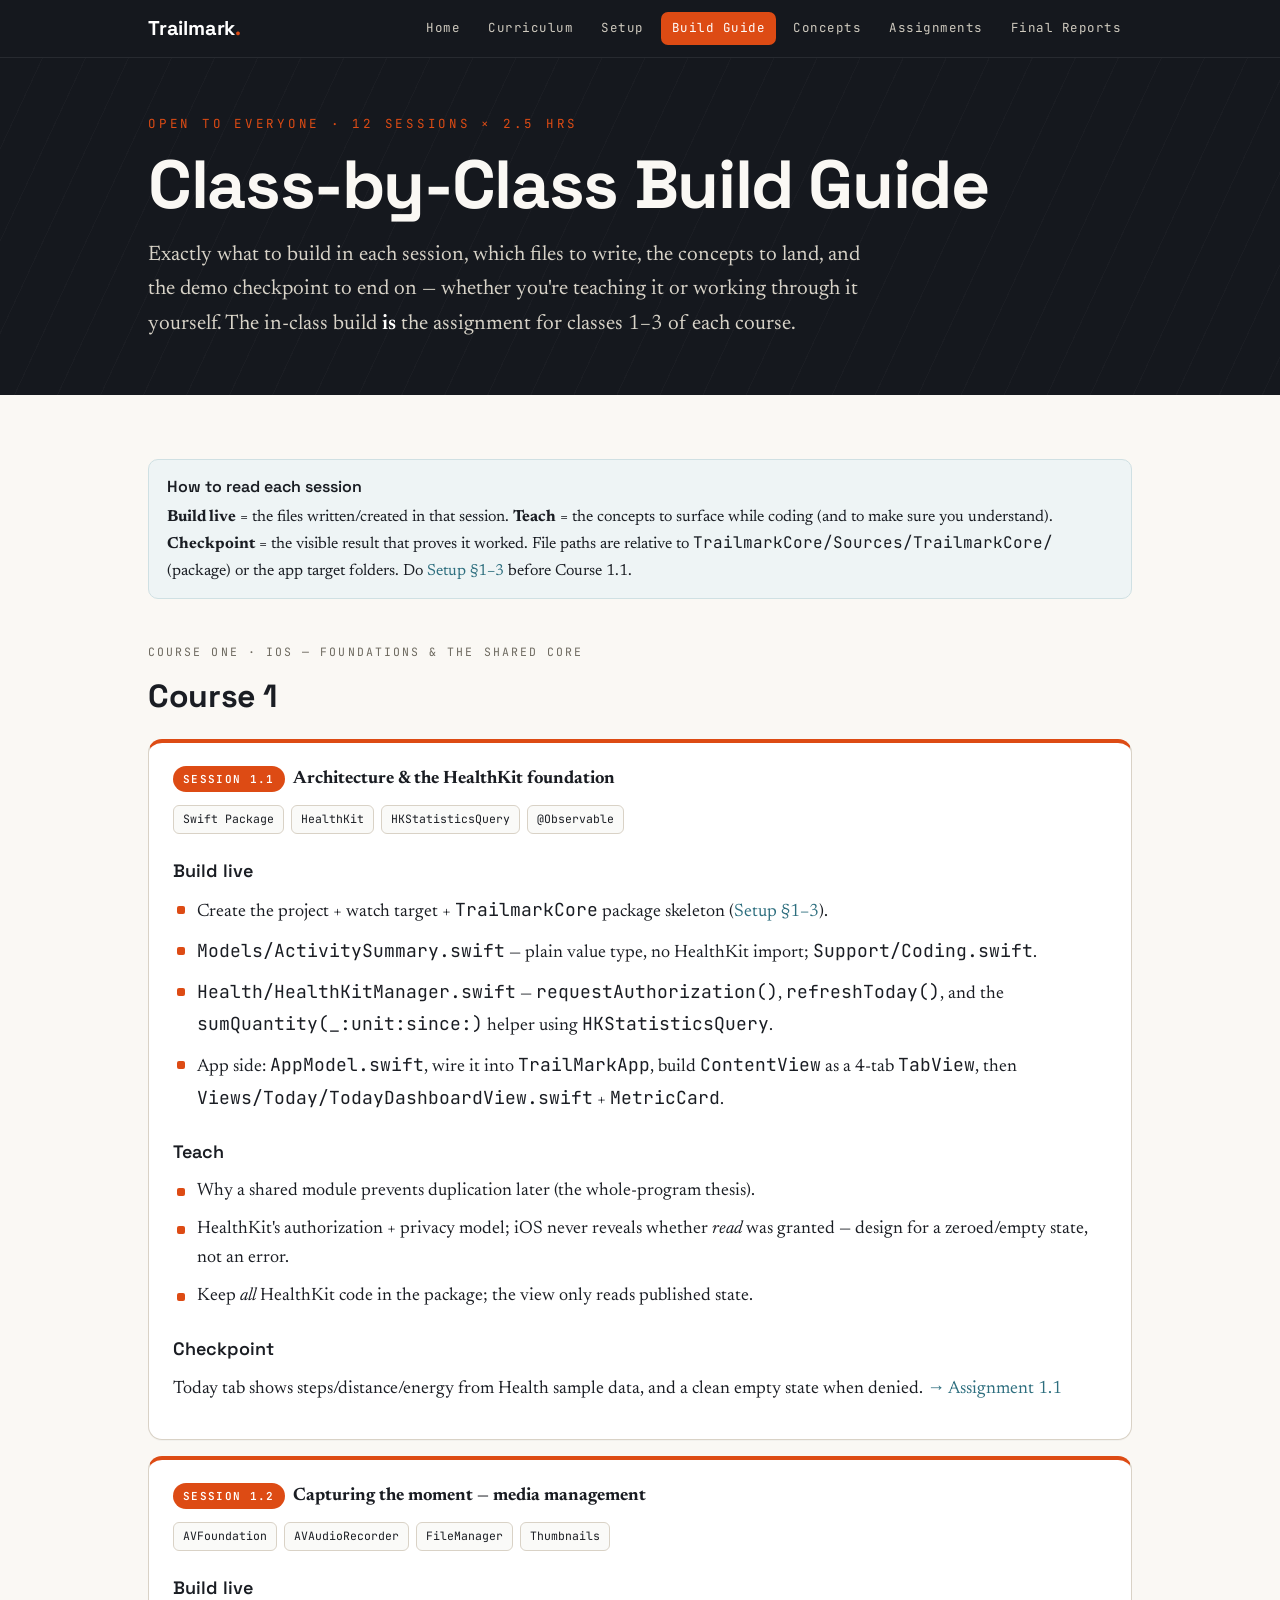
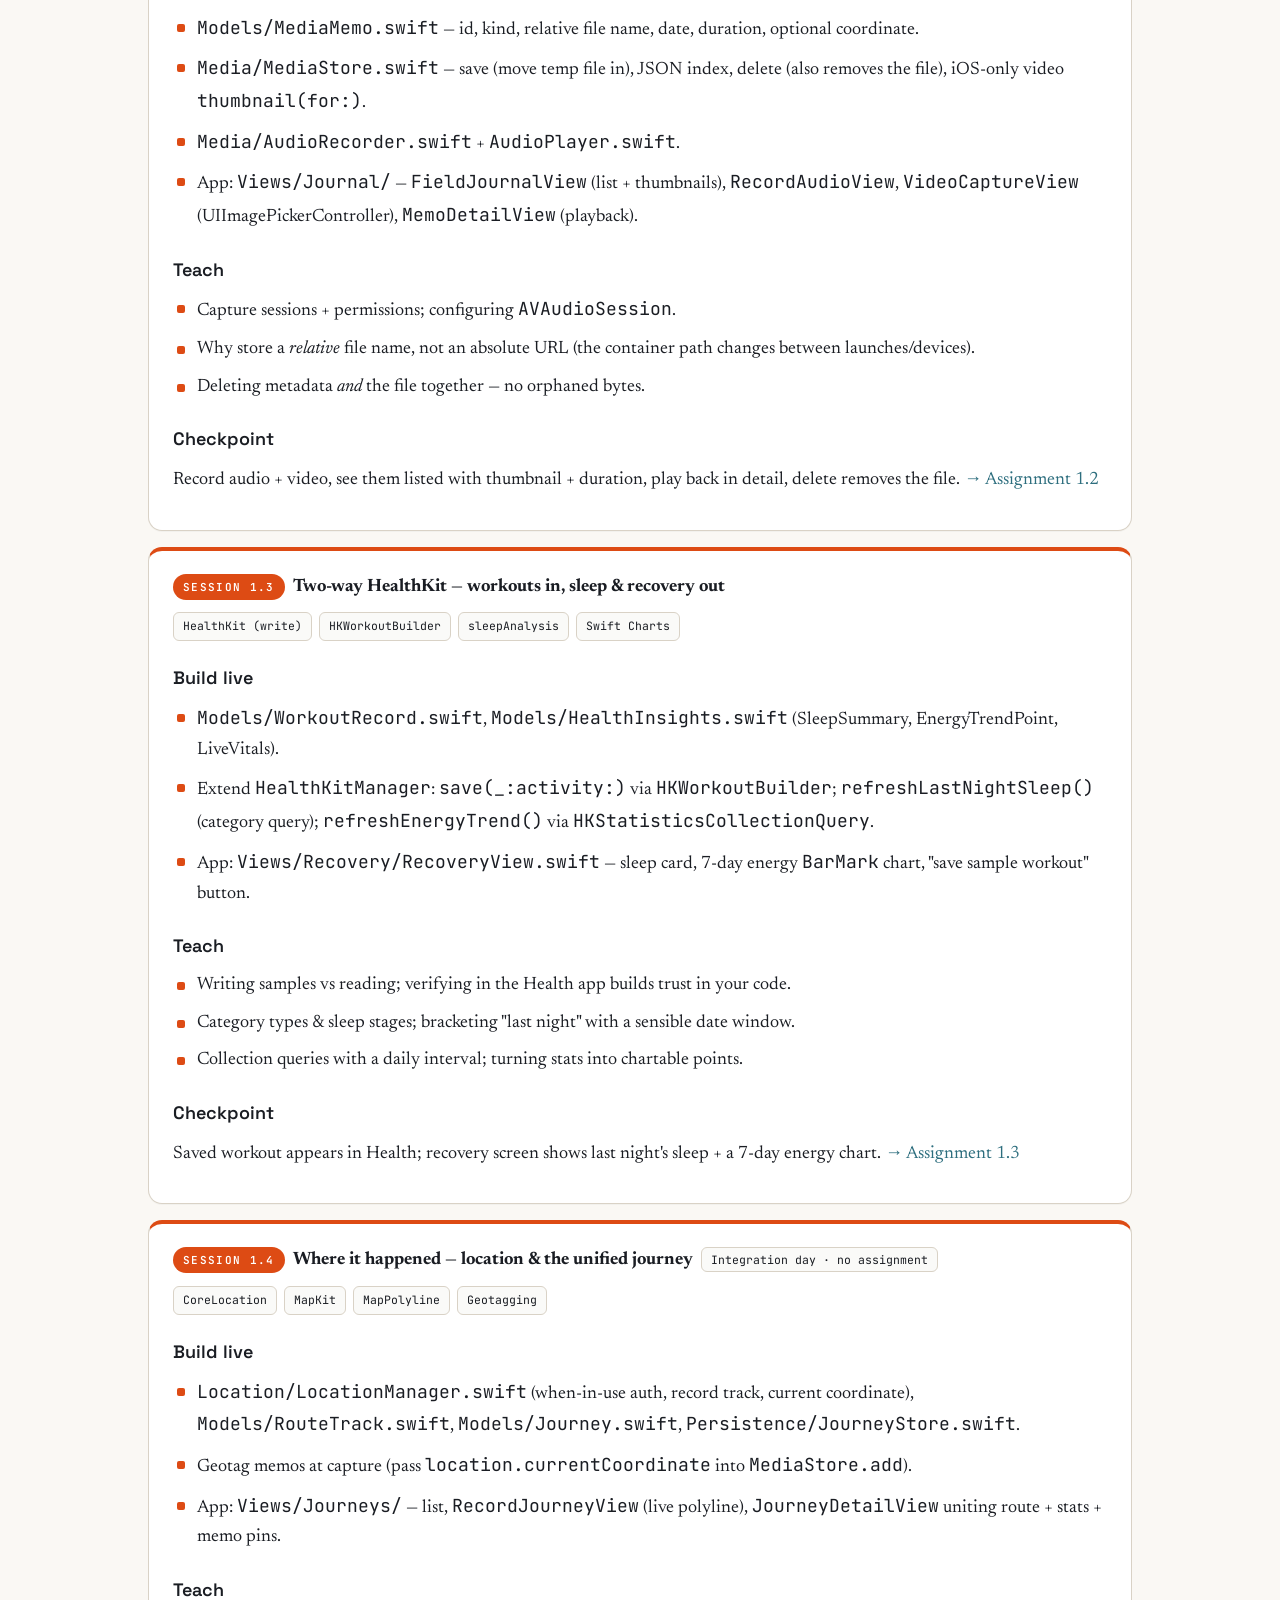
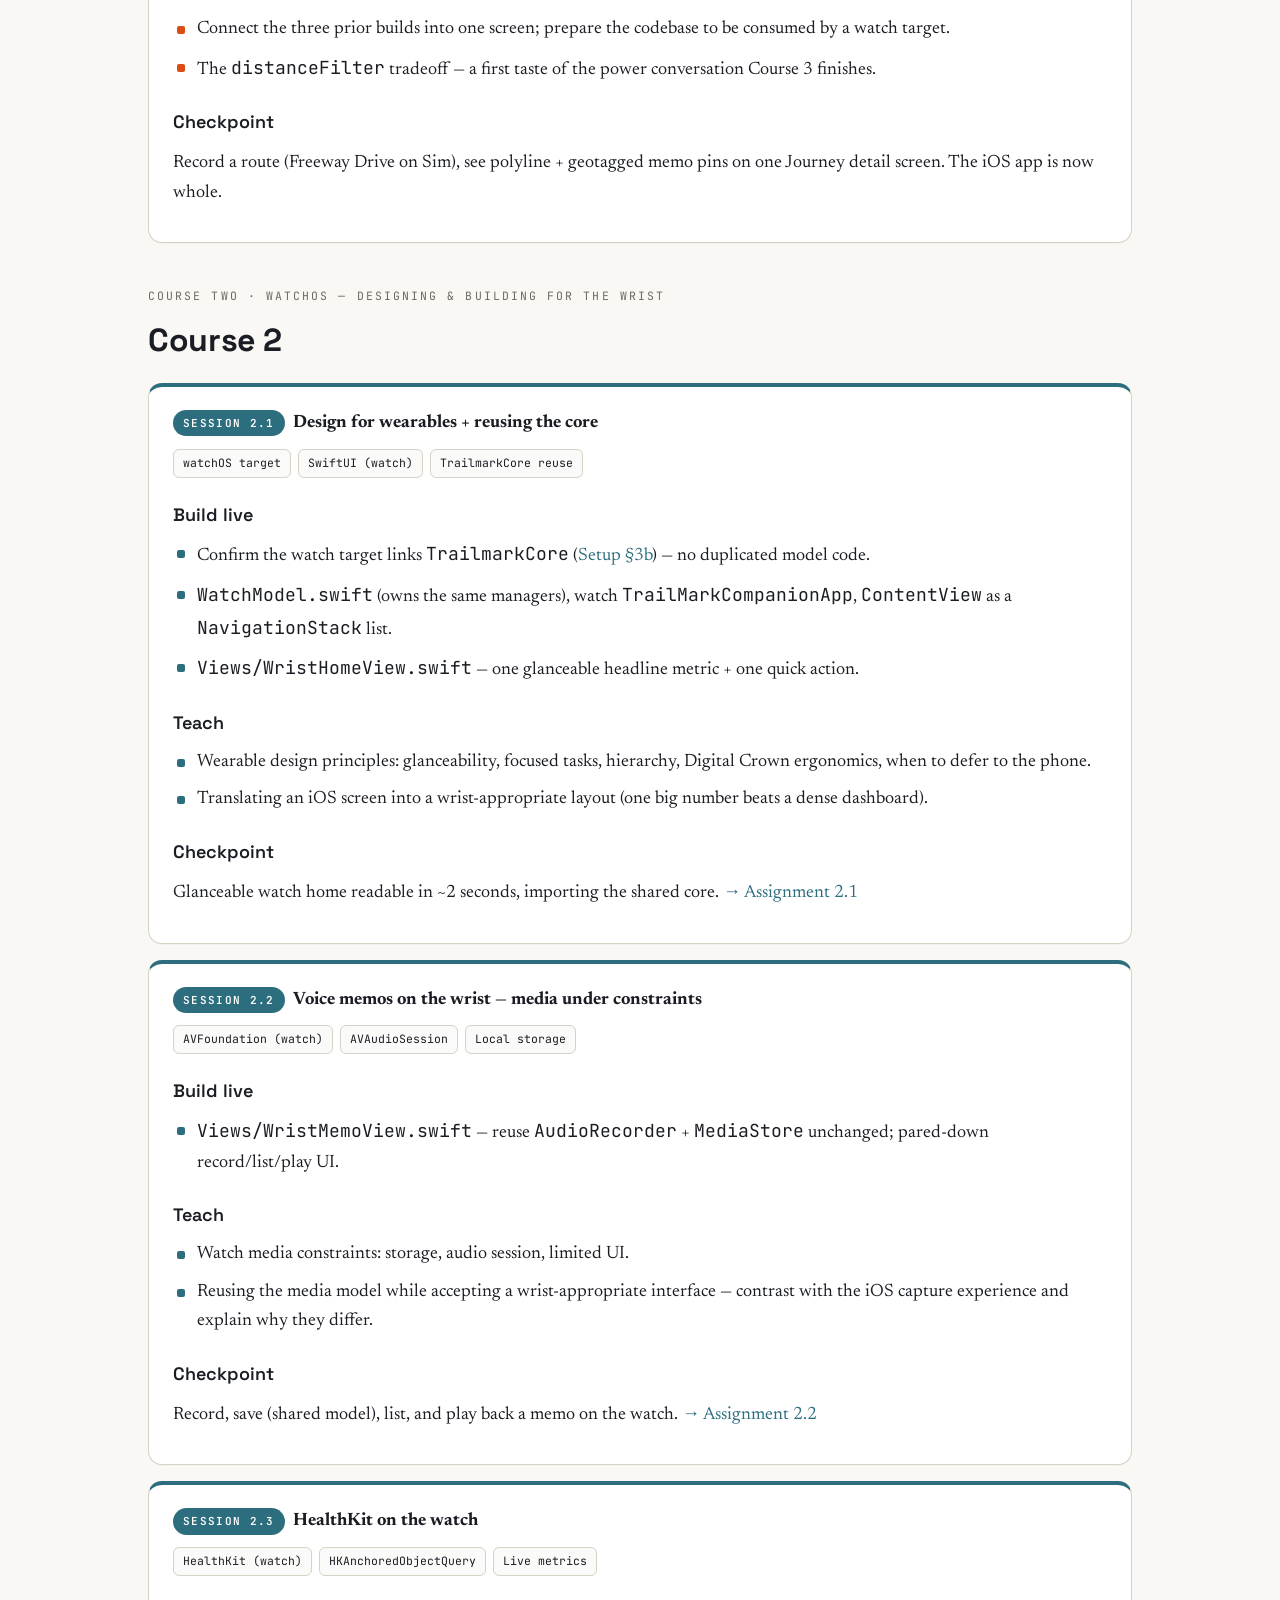
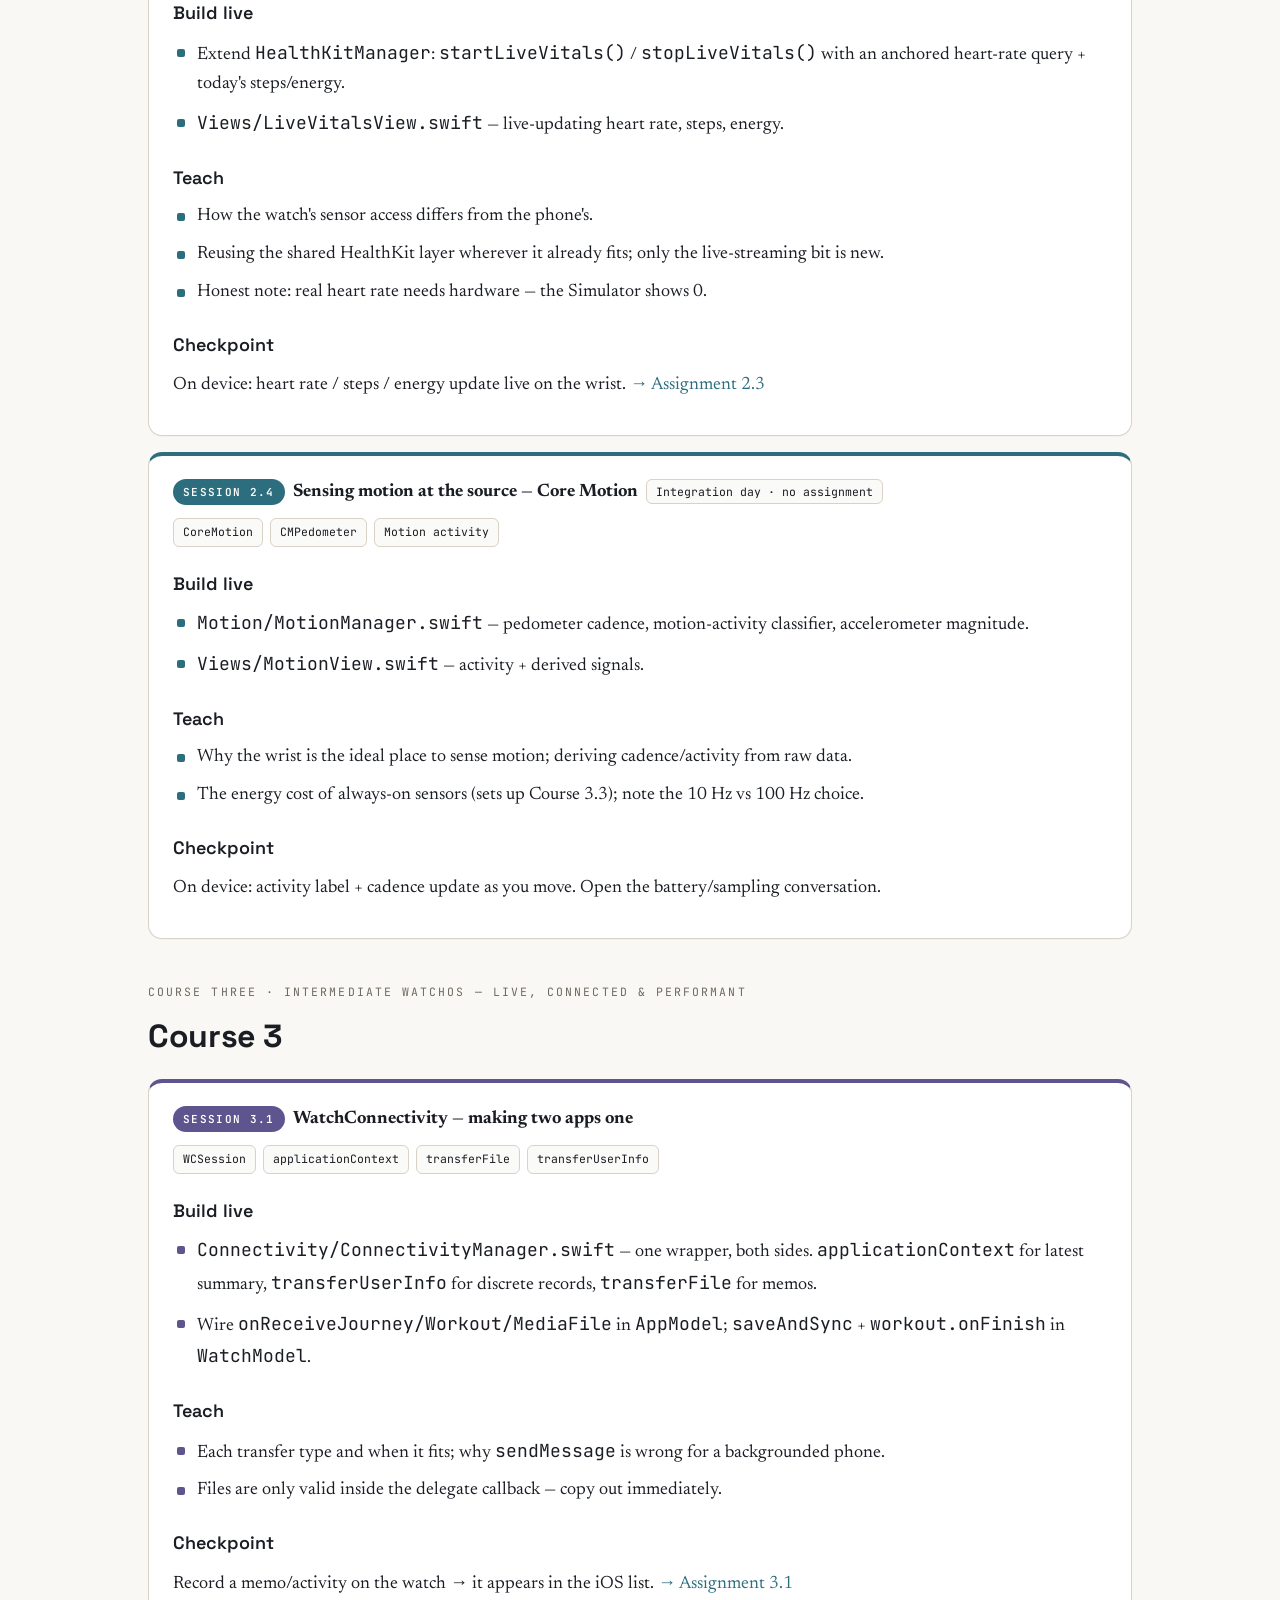
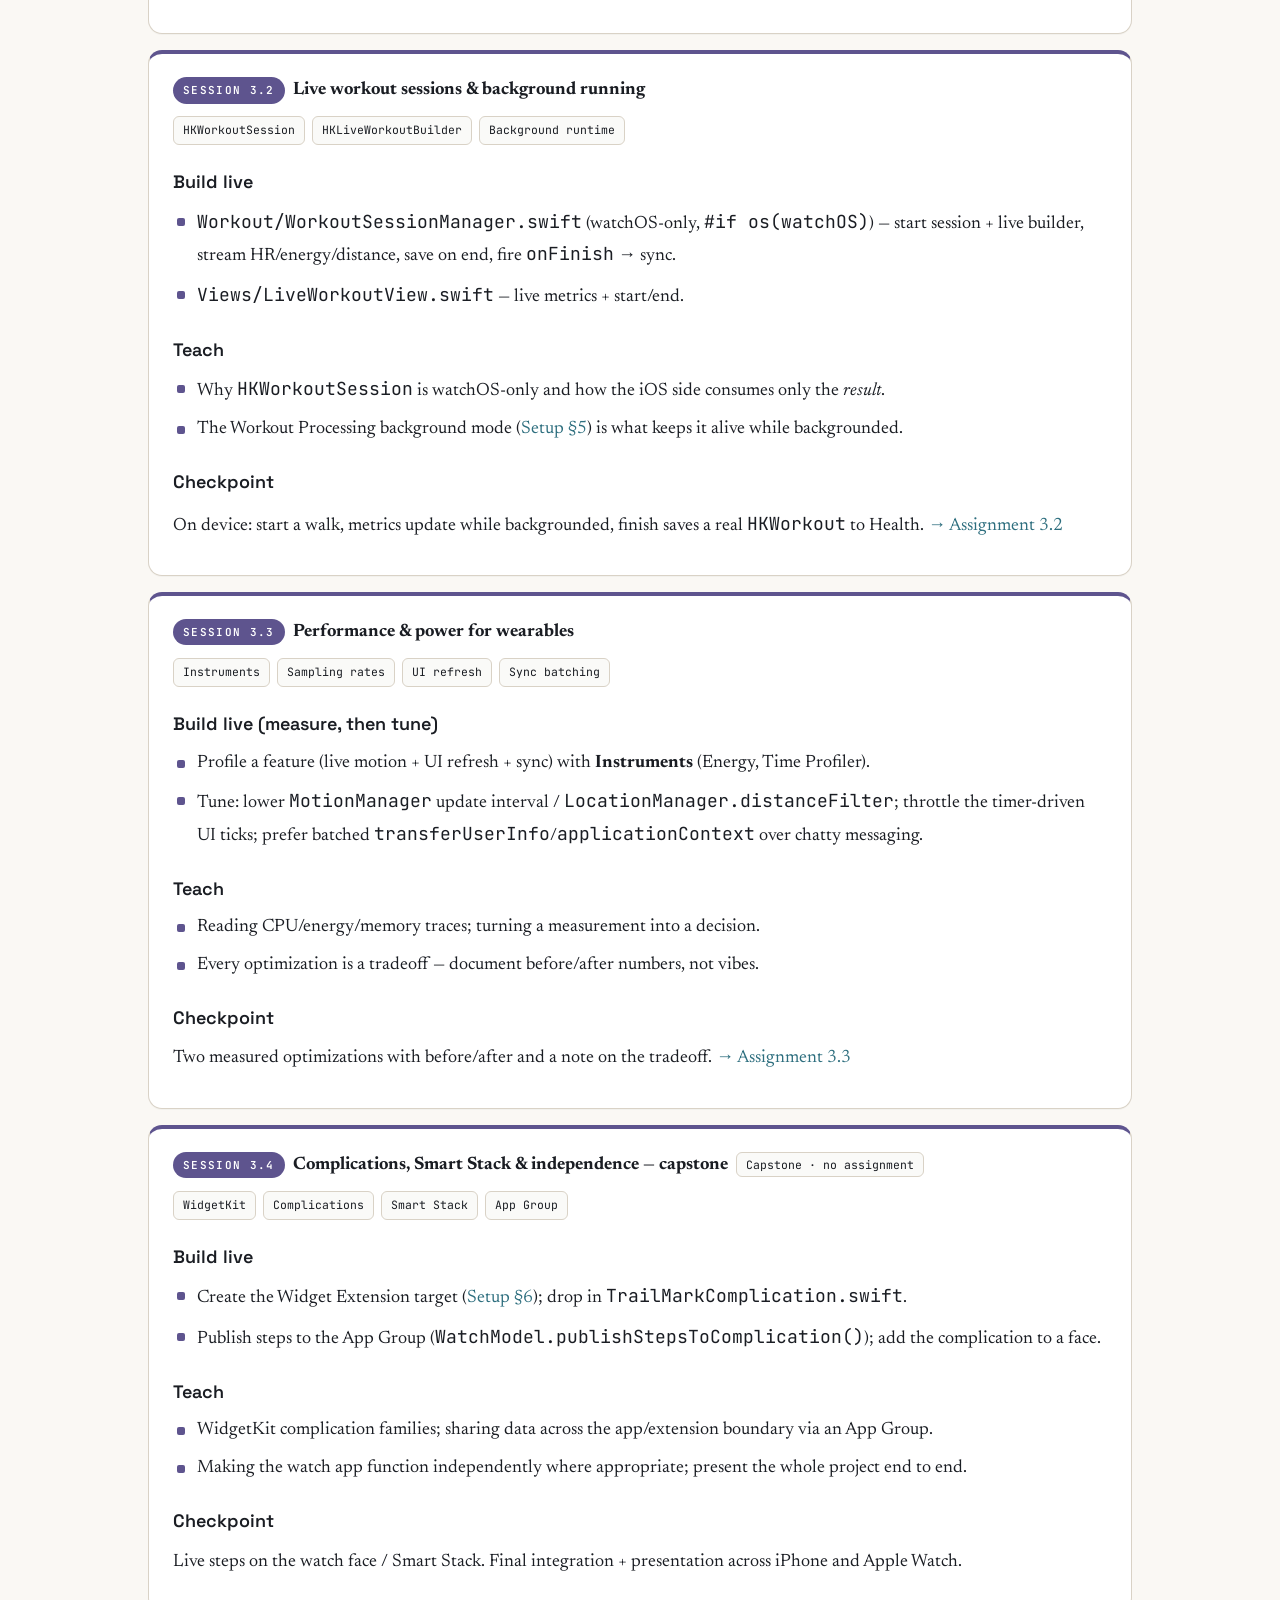
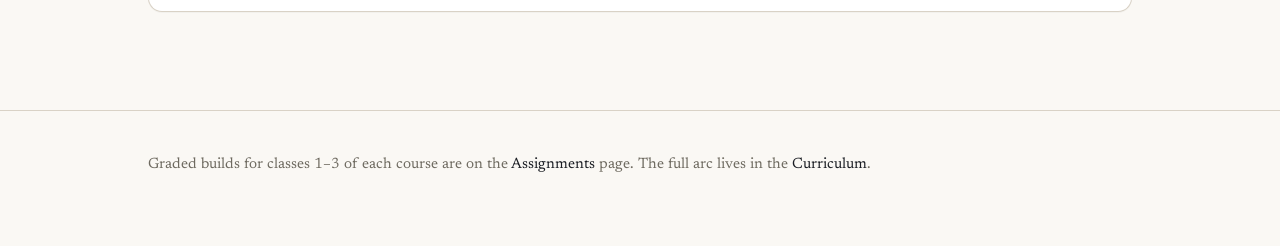
<file: Docs/teaching-guide.html>
<!DOCTYPE html>
<html lang="en">
<head>
<meta charset="UTF-8">
<meta name="viewport" content="width=device-width, initial-scale=1.0">
<title>Trailmark — Class-by-Class Build Guide</title>
<link rel="preconnect" href="https://fonts.googleapis.com">
<link rel="preconnect" href="https://fonts.gstatic.com" crossorigin>
<link href="https://fonts.googleapis.com/css2?family=Space+Grotesk:wght@400;500;600;700&family=Newsreader:opsz,wght@6..72,400;6..72,500;6..72,600&family=JetBrains+Mono:wght@400;500;600&display=swap" rel="stylesheet">
<link rel="stylesheet" href="assets/site.css">
</head>
<body>

<nav class="topnav">
  <div class="inner">
    <a class="brand" href="index.html">Trailmark<span>.</span></a>
    <div class="links">
      <a href="index.html">Home</a>
      <a href="trailmark-curriculum.html">Curriculum</a>
      <a href="setup-guide.html">Setup</a>
      <a href="teaching-guide.html" class="active">Build Guide</a>
      <a href="concepts.html">Concepts</a>
      <a href="assignments.html">Assignments</a>
      <a href="final-reports.html">Final Reports</a>
    </div>
  </div>
</nav>

<header class="hero">
  <div class="wrap">
    <p class="eyebrow">Open to everyone · 12 sessions × 2.5 hrs</p>
    <h1>Class-by-Class Build Guide</h1>
    <p class="pitch">Exactly what to build in each session, which files to write, the concepts to land, and the demo checkpoint to end on — whether you're teaching it or working through it yourself. The in-class build <b>is</b> the assignment for classes 1–3 of each course.</p>
  </div>
</header>

<main>
  <div class="wrap">

    <section>
      <div class="note info">
        <span class="t">How to read each session</span>
        <b>Build live</b> = the files written/created in that session. <b>Teach</b> = the concepts to surface while coding (and to make sure you understand). <b>Checkpoint</b> = the visible result that proves it worked. File paths are relative to <span class="mono">TrailmarkCore/Sources/TrailmarkCore/</span> (package) or the app target folders. Do <a href="setup-guide.html">Setup §1–3</a> before Course 1.1.
      </div>
    </section>

    <!-- ===================== COURSE 1 ===================== -->
    <section>
      <p class="kicker">Course One · iOS — Foundations &amp; the Shared Core</p>
      <h2 class="sec">Course 1</h2>

      <div class="card c1" id="s1-1">
        <span class="badge c1">Session 1.1</span> &nbsp;<b>Architecture &amp; the HealthKit foundation</b>
        <div class="chips"><span class="chip">Swift Package</span><span class="chip">HealthKit</span><span class="chip">HKStatisticsQuery</span><span class="chip">@Observable</span></div>
        <h4>Build live</h4>
        <ul class="out">
          <li>Create the project + watch target + <span class="mono">TrailmarkCore</span> package skeleton (<a href="setup-guide.html#package">Setup §1–3</a>).</li>
          <li><span class="mono">Models/ActivitySummary.swift</span> — plain value type, no HealthKit import; <span class="mono">Support/Coding.swift</span>.</li>
          <li><span class="mono">Health/HealthKitManager.swift</span> — <span class="mono">requestAuthorization()</span>, <span class="mono">refreshToday()</span>, and the <span class="mono">sumQuantity(_:unit:since:)</span> helper using <span class="mono">HKStatisticsQuery</span>.</li>
          <li>App side: <span class="mono">AppModel.swift</span>, wire it into <span class="mono">TrailMarkApp</span>, build <span class="mono">ContentView</span> as a 4-tab <span class="mono">TabView</span>, then <span class="mono">Views/Today/TodayDashboardView.swift</span> + <span class="mono">MetricCard</span>.</li>
        </ul>
        <h4>Teach</h4>
        <ul class="out">
          <li>Why a shared module prevents duplication later (the whole-program thesis).</li>
          <li>HealthKit's authorization + privacy model; iOS never reveals whether <em>read</em> was granted — design for a zeroed/empty state, not an error.</li>
          <li>Keep <em>all</em> HealthKit code in the package; the view only reads published state.</li>
        </ul>
        <h4>Checkpoint</h4>
        <p>Today tab shows steps/distance/energy from Health sample data, and a clean empty state when denied. <a href="assignments.html#a1-1">→ Assignment 1.1</a></p>
      </div>

      <div class="card c1" id="s1-2">
        <span class="badge c1">Session 1.2</span> &nbsp;<b>Capturing the moment — media management</b>
        <div class="chips"><span class="chip">AVFoundation</span><span class="chip">AVAudioRecorder</span><span class="chip">FileManager</span><span class="chip">Thumbnails</span></div>
        <h4>Build live</h4>
        <ul class="out">
          <li><span class="mono">Models/MediaMemo.swift</span> — id, kind, relative file name, date, duration, optional coordinate.</li>
          <li><span class="mono">Media/MediaStore.swift</span> — save (move temp file in), JSON index, delete (also removes the file), iOS-only video <span class="mono">thumbnail(for:)</span>.</li>
          <li><span class="mono">Media/AudioRecorder.swift</span> + <span class="mono">AudioPlayer.swift</span>.</li>
          <li>App: <span class="mono">Views/Journal/</span> — <span class="mono">FieldJournalView</span> (list + thumbnails), <span class="mono">RecordAudioView</span>, <span class="mono">VideoCaptureView</span> (UIImagePickerController), <span class="mono">MemoDetailView</span> (playback).</li>
        </ul>
        <h4>Teach</h4>
        <ul class="out">
          <li>Capture sessions + permissions; configuring <span class="mono">AVAudioSession</span>.</li>
          <li>Why store a <em>relative</em> file name, not an absolute URL (the container path changes between launches/devices).</li>
          <li>Deleting metadata <em>and</em> the file together — no orphaned bytes.</li>
        </ul>
        <h4>Checkpoint</h4>
        <p>Record audio + video, see them listed with thumbnail + duration, play back in detail, delete removes the file. <a href="assignments.html#a1-2">→ Assignment 1.2</a></p>
      </div>

      <div class="card c1" id="s1-3">
        <span class="badge c1">Session 1.3</span> &nbsp;<b>Two-way HealthKit — workouts in, sleep &amp; recovery out</b>
        <div class="chips"><span class="chip">HealthKit (write)</span><span class="chip">HKWorkoutBuilder</span><span class="chip">sleepAnalysis</span><span class="chip">Swift Charts</span></div>
        <h4>Build live</h4>
        <ul class="out">
          <li><span class="mono">Models/WorkoutRecord.swift</span>, <span class="mono">Models/HealthInsights.swift</span> (SleepSummary, EnergyTrendPoint, LiveVitals).</li>
          <li>Extend <span class="mono">HealthKitManager</span>: <span class="mono">save(_:activity:)</span> via <span class="mono">HKWorkoutBuilder</span>; <span class="mono">refreshLastNightSleep()</span> (category query); <span class="mono">refreshEnergyTrend()</span> via <span class="mono">HKStatisticsCollectionQuery</span>.</li>
          <li>App: <span class="mono">Views/Recovery/RecoveryView.swift</span> — sleep card, 7-day energy <span class="mono">BarMark</span> chart, "save sample workout" button.</li>
        </ul>
        <h4>Teach</h4>
        <ul class="out">
          <li>Writing samples vs reading; verifying in the Health app builds trust in your code.</li>
          <li>Category types &amp; sleep stages; bracketing "last night" with a sensible date window.</li>
          <li>Collection queries with a daily interval; turning stats into chartable points.</li>
        </ul>
        <h4>Checkpoint</h4>
        <p>Saved workout appears in Health; recovery screen shows last night's sleep + a 7-day energy chart. <a href="assignments.html#a1-3">→ Assignment 1.3</a></p>
      </div>

      <div class="card c1" id="s1-4">
        <span class="badge c1">Session 1.4</span> &nbsp;<b>Where it happened — location &amp; the unified journey</b> &nbsp;<span class="chip">Integration day · no assignment</span>
        <div class="chips"><span class="chip">CoreLocation</span><span class="chip">MapKit</span><span class="chip">MapPolyline</span><span class="chip">Geotagging</span></div>
        <h4>Build live</h4>
        <ul class="out">
          <li><span class="mono">Location/LocationManager.swift</span> (when-in-use auth, record track, current coordinate), <span class="mono">Models/RouteTrack.swift</span>, <span class="mono">Models/Journey.swift</span>, <span class="mono">Persistence/JourneyStore.swift</span>.</li>
          <li>Geotag memos at capture (pass <span class="mono">location.currentCoordinate</span> into <span class="mono">MediaStore.add</span>).</li>
          <li>App: <span class="mono">Views/Journeys/</span> — list, <span class="mono">RecordJourneyView</span> (live polyline), <span class="mono">JourneyDetailView</span> uniting route + stats + memo pins.</li>
        </ul>
        <h4>Teach</h4>
        <ul class="out">
          <li>Connect the three prior builds into one screen; prepare the codebase to be consumed by a watch target.</li>
          <li>The <span class="mono">distanceFilter</span> tradeoff — a first taste of the power conversation Course 3 finishes.</li>
        </ul>
        <h4>Checkpoint</h4>
        <p>Record a route (Freeway Drive on Sim), see polyline + geotagged memo pins on one Journey detail screen. The iOS app is now whole.</p>
      </div>
    </section>

    <!-- ===================== COURSE 2 ===================== -->
    <section>
      <p class="kicker">Course Two · watchOS — Designing &amp; Building for the Wrist</p>
      <h2 class="sec">Course 2</h2>

      <div class="card c2" id="s2-1">
        <span class="badge c2">Session 2.1</span> &nbsp;<b>Design for wearables + reusing the core</b>
        <div class="chips"><span class="chip">watchOS target</span><span class="chip">SwiftUI (watch)</span><span class="chip">TrailmarkCore reuse</span></div>
        <h4>Build live</h4>
        <ul class="out">
          <li>Confirm the watch target links <span class="mono">TrailmarkCore</span> (<a href="setup-guide.html#package">Setup §3b</a>) — no duplicated model code.</li>
          <li><span class="mono">WatchModel.swift</span> (owns the same managers), watch <span class="mono">TrailMarkCompanionApp</span>, <span class="mono">ContentView</span> as a <span class="mono">NavigationStack</span> list.</li>
          <li><span class="mono">Views/WristHomeView.swift</span> — one glanceable headline metric + one quick action.</li>
        </ul>
        <h4>Teach</h4>
        <ul class="out">
          <li>Wearable design principles: glanceability, focused tasks, hierarchy, Digital Crown ergonomics, when to defer to the phone.</li>
          <li>Translating an iOS screen into a wrist-appropriate layout (one big number beats a dense dashboard).</li>
        </ul>
        <h4>Checkpoint</h4>
        <p>Glanceable watch home readable in ~2 seconds, importing the shared core. <a href="assignments.html#a2-1">→ Assignment 2.1</a></p>
      </div>

      <div class="card c2" id="s2-2">
        <span class="badge c2">Session 2.2</span> &nbsp;<b>Voice memos on the wrist — media under constraints</b>
        <div class="chips"><span class="chip">AVFoundation (watch)</span><span class="chip">AVAudioSession</span><span class="chip">Local storage</span></div>
        <h4>Build live</h4>
        <ul class="out">
          <li><span class="mono">Views/WristMemoView.swift</span> — reuse <span class="mono">AudioRecorder</span> + <span class="mono">MediaStore</span> unchanged; pared-down record/list/play UI.</li>
        </ul>
        <h4>Teach</h4>
        <ul class="out">
          <li>Watch media constraints: storage, audio session, limited UI.</li>
          <li>Reusing the media model while accepting a wrist-appropriate interface — contrast with the iOS capture experience and explain why they differ.</li>
        </ul>
        <h4>Checkpoint</h4>
        <p>Record, save (shared model), list, and play back a memo on the watch. <a href="assignments.html#a2-2">→ Assignment 2.2</a></p>
      </div>

      <div class="card c2" id="s2-3">
        <span class="badge c2">Session 2.3</span> &nbsp;<b>HealthKit on the watch</b>
        <div class="chips"><span class="chip">HealthKit (watch)</span><span class="chip">HKAnchoredObjectQuery</span><span class="chip">Live metrics</span></div>
        <h4>Build live</h4>
        <ul class="out">
          <li>Extend <span class="mono">HealthKitManager</span>: <span class="mono">startLiveVitals()</span> / <span class="mono">stopLiveVitals()</span> with an anchored heart-rate query + today's steps/energy.</li>
          <li><span class="mono">Views/LiveVitalsView.swift</span> — live-updating heart rate, steps, energy.</li>
        </ul>
        <h4>Teach</h4>
        <ul class="out">
          <li>How the watch's sensor access differs from the phone's.</li>
          <li>Reusing the shared HealthKit layer wherever it already fits; only the live-streaming bit is new.</li>
          <li>Honest note: real heart rate needs hardware — the Simulator shows 0.</li>
        </ul>
        <h4>Checkpoint</h4>
        <p>On device: heart rate / steps / energy update live on the wrist. <a href="assignments.html#a2-3">→ Assignment 2.3</a></p>
      </div>

      <div class="card c2" id="s2-4">
        <span class="badge c2">Session 2.4</span> &nbsp;<b>Sensing motion at the source — Core Motion</b> &nbsp;<span class="chip">Integration day · no assignment</span>
        <div class="chips"><span class="chip">CoreMotion</span><span class="chip">CMPedometer</span><span class="chip">Motion activity</span></div>
        <h4>Build live</h4>
        <ul class="out">
          <li><span class="mono">Motion/MotionManager.swift</span> — pedometer cadence, motion-activity classifier, accelerometer magnitude.</li>
          <li><span class="mono">Views/MotionView.swift</span> — activity + derived signals.</li>
        </ul>
        <h4>Teach</h4>
        <ul class="out">
          <li>Why the wrist is the ideal place to sense motion; deriving cadence/activity from raw data.</li>
          <li>The energy cost of always-on sensors (sets up Course 3.3); note the 10 Hz vs 100 Hz choice.</li>
        </ul>
        <h4>Checkpoint</h4>
        <p>On device: activity label + cadence update as you move. Open the battery/sampling conversation.</p>
      </div>
    </section>

    <!-- ===================== COURSE 3 ===================== -->
    <section>
      <p class="kicker">Course Three · Intermediate watchOS — Live, Connected &amp; Performant</p>
      <h2 class="sec">Course 3</h2>

      <div class="card c3" id="s3-1">
        <span class="badge c3">Session 3.1</span> &nbsp;<b>WatchConnectivity — making two apps one</b>
        <div class="chips"><span class="chip">WCSession</span><span class="chip">applicationContext</span><span class="chip">transferFile</span><span class="chip">transferUserInfo</span></div>
        <h4>Build live</h4>
        <ul class="out">
          <li><span class="mono">Connectivity/ConnectivityManager.swift</span> — one wrapper, both sides. <span class="mono">applicationContext</span> for latest summary, <span class="mono">transferUserInfo</span> for discrete records, <span class="mono">transferFile</span> for memos.</li>
          <li>Wire <span class="mono">onReceiveJourney/Workout/MediaFile</span> in <span class="mono">AppModel</span>; <span class="mono">saveAndSync</span> + <span class="mono">workout.onFinish</span> in <span class="mono">WatchModel</span>.</li>
        </ul>
        <h4>Teach</h4>
        <ul class="out">
          <li>Each transfer type and when it fits; why <span class="mono">sendMessage</span> is wrong for a backgrounded phone.</li>
          <li>Files are only valid inside the delegate callback — copy out immediately.</li>
        </ul>
        <h4>Checkpoint</h4>
        <p>Record a memo/activity on the watch → it appears in the iOS list. <a href="assignments.html#a3-1">→ Assignment 3.1</a></p>
      </div>

      <div class="card c3" id="s3-2">
        <span class="badge c3">Session 3.2</span> &nbsp;<b>Live workout sessions &amp; background running</b>
        <div class="chips"><span class="chip">HKWorkoutSession</span><span class="chip">HKLiveWorkoutBuilder</span><span class="chip">Background runtime</span></div>
        <h4>Build live</h4>
        <ul class="out">
          <li><span class="mono">Workout/WorkoutSessionManager.swift</span> (watchOS-only, <span class="mono">#if os(watchOS)</span>) — start session + live builder, stream HR/energy/distance, save on end, fire <span class="mono">onFinish</span> → sync.</li>
          <li><span class="mono">Views/LiveWorkoutView.swift</span> — live metrics + start/end.</li>
        </ul>
        <h4>Teach</h4>
        <ul class="out">
          <li>Why <span class="mono">HKWorkoutSession</span> is watchOS-only and how the iOS side consumes only the <em>result</em>.</li>
          <li>The Workout Processing background mode (<a href="setup-guide.html#caps">Setup §5</a>) is what keeps it alive while backgrounded.</li>
        </ul>
        <h4>Checkpoint</h4>
        <p>On device: start a walk, metrics update while backgrounded, finish saves a real <span class="mono">HKWorkout</span> to Health. <a href="assignments.html#a3-2">→ Assignment 3.2</a></p>
      </div>

      <div class="card c3" id="s3-3">
        <span class="badge c3">Session 3.3</span> &nbsp;<b>Performance &amp; power for wearables</b>
        <div class="chips"><span class="chip">Instruments</span><span class="chip">Sampling rates</span><span class="chip">UI refresh</span><span class="chip">Sync batching</span></div>
        <h4>Build live (measure, then tune)</h4>
        <ul class="out">
          <li>Profile a feature (live motion + UI refresh + sync) with <b>Instruments</b> (Energy, Time Profiler).</li>
          <li>Tune: lower <span class="mono">MotionManager</span> update interval / <span class="mono">LocationManager.distanceFilter</span>; throttle the timer-driven UI ticks; prefer batched <span class="mono">transferUserInfo</span>/<span class="mono">applicationContext</span> over chatty messaging.</li>
        </ul>
        <h4>Teach</h4>
        <ul class="out">
          <li>Reading CPU/energy/memory traces; turning a measurement into a decision.</li>
          <li>Every optimization is a tradeoff — document before/after numbers, not vibes.</li>
        </ul>
        <h4>Checkpoint</h4>
        <p>Two measured optimizations with before/after and a note on the tradeoff. <a href="assignments.html#a3-3">→ Assignment 3.3</a></p>
      </div>

      <div class="card c3" id="s3-4">
        <span class="badge c3">Session 3.4</span> &nbsp;<b>Complications, Smart Stack &amp; independence — capstone</b> &nbsp;<span class="chip">Capstone · no assignment</span>
        <div class="chips"><span class="chip">WidgetKit</span><span class="chip">Complications</span><span class="chip">Smart Stack</span><span class="chip">App Group</span></div>
        <h4>Build live</h4>
        <ul class="out">
          <li>Create the Widget Extension target (<a href="setup-guide.html#complication">Setup §6</a>); drop in <span class="mono">TrailMarkComplication.swift</span>.</li>
          <li>Publish steps to the App Group (<span class="mono">WatchModel.publishStepsToComplication()</span>); add the complication to a face.</li>
        </ul>
        <h4>Teach</h4>
        <ul class="out">
          <li>WidgetKit complication families; sharing data across the app/extension boundary via an App Group.</li>
          <li>Making the watch app function independently where appropriate; present the whole project end to end.</li>
        </ul>
        <h4>Checkpoint</h4>
        <p>Live steps on the watch face / Smart Stack. Final integration + presentation across iPhone and Apple Watch.</p>
      </div>
    </section>

  </div>
</main>

<footer>
  <div class="wrap">
    <p>Graded builds for classes 1–3 of each course are on the <a href="assignments.html">Assignments</a> page. The full arc lives in the <a href="trailmark-curriculum.html">Curriculum</a>.</p>
  </div>
</footer>

</body>
</html>
</file>
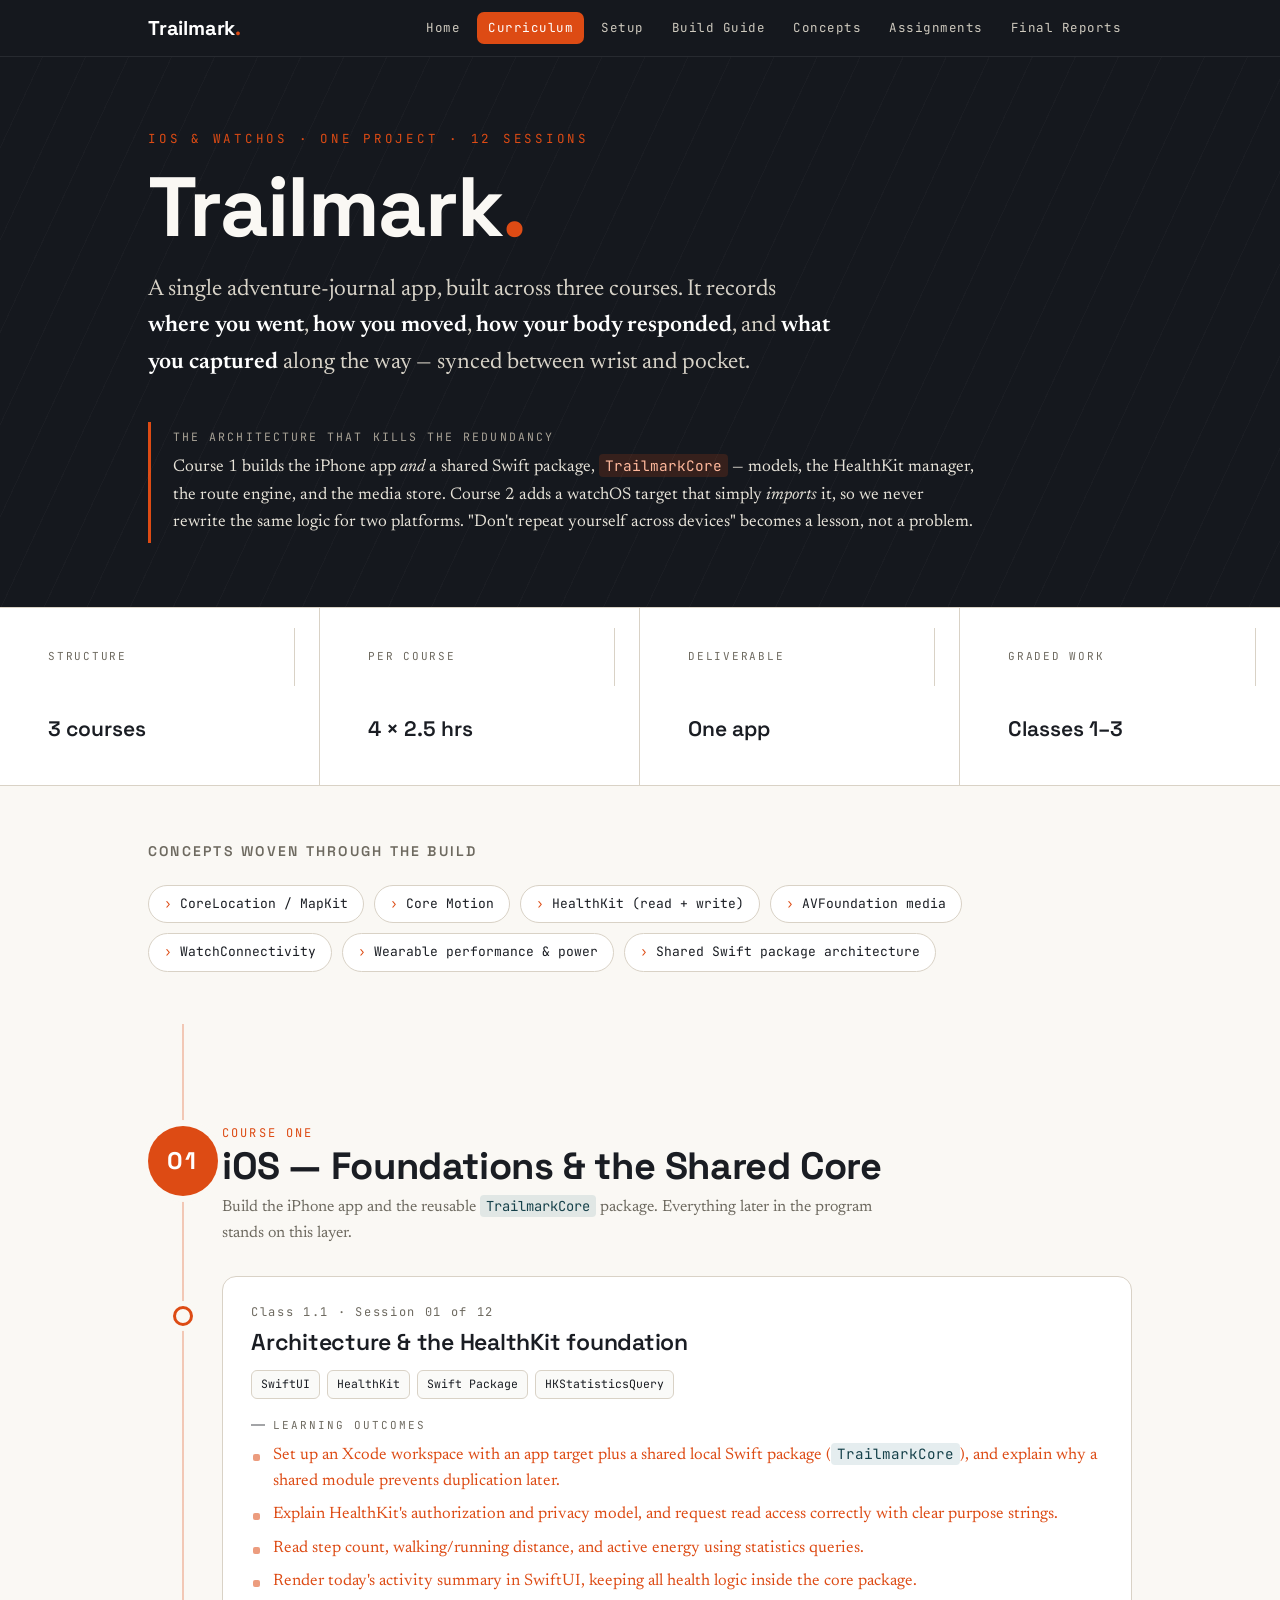
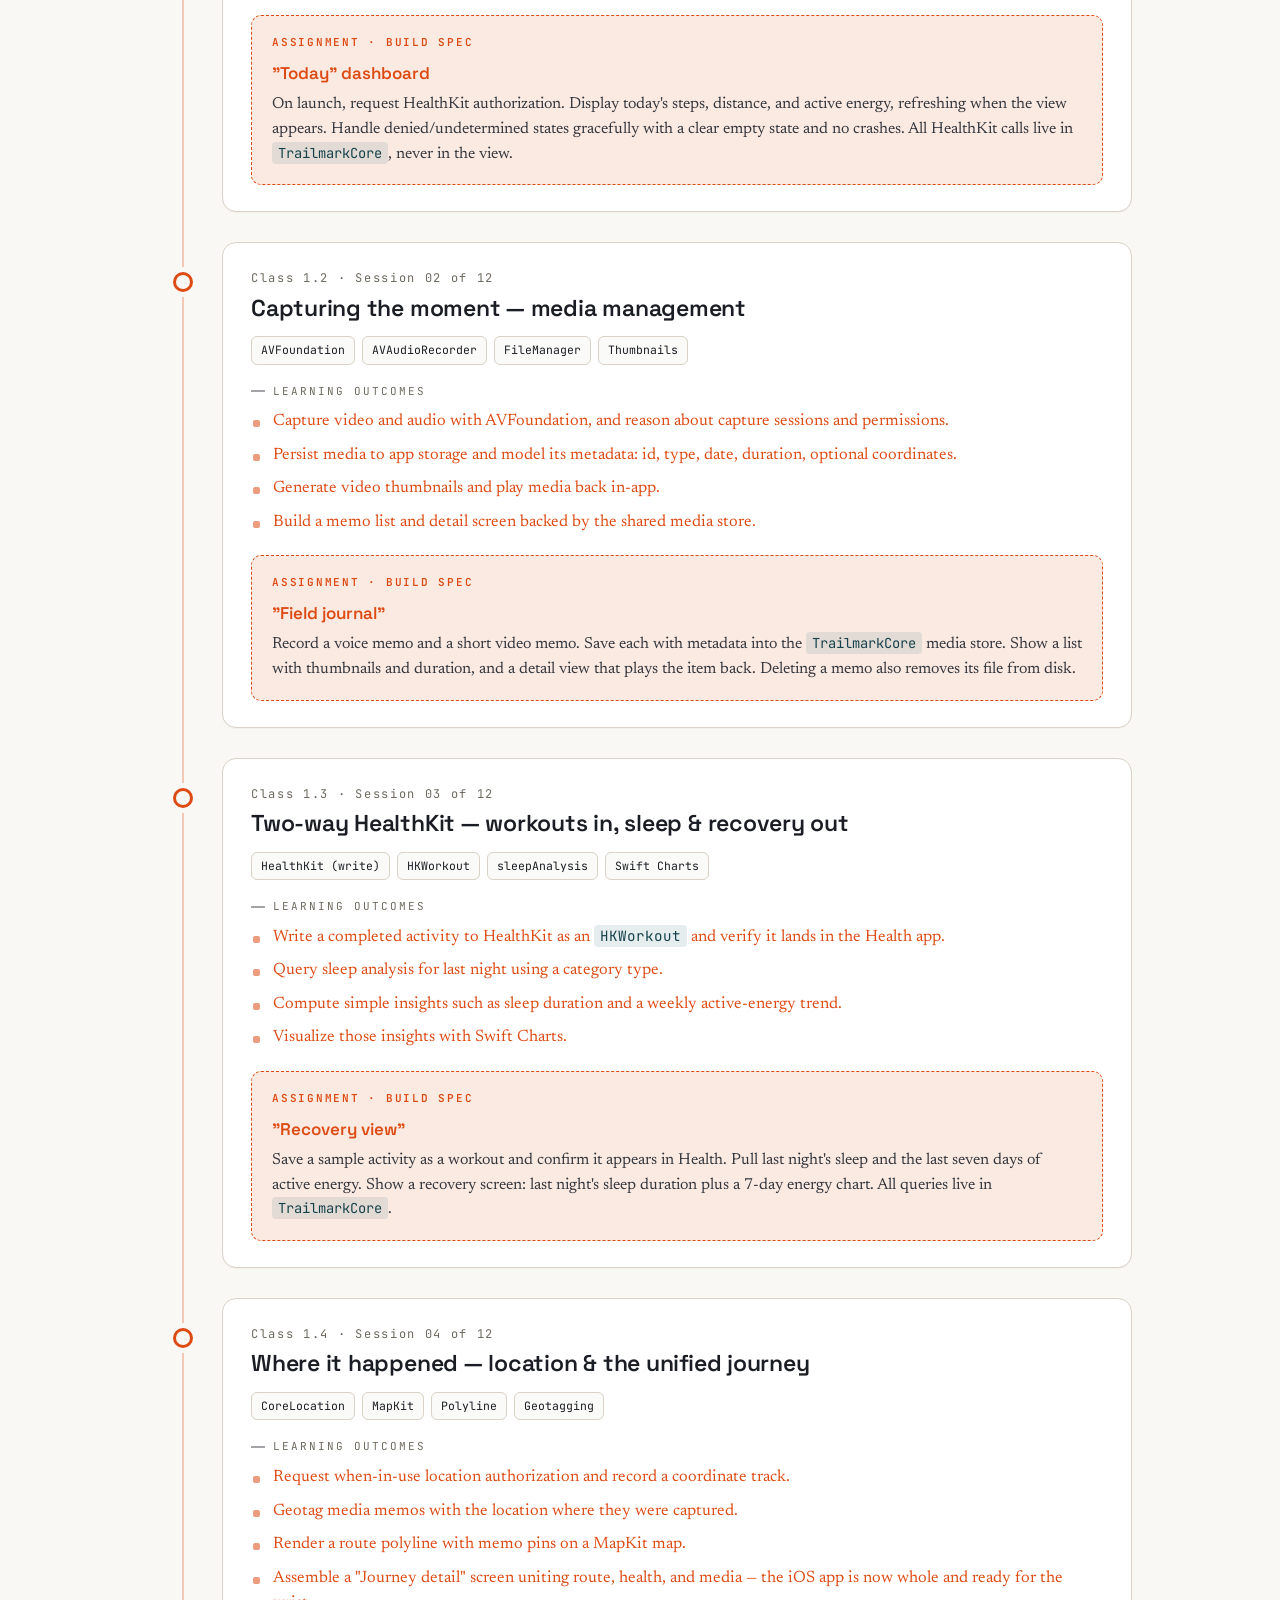
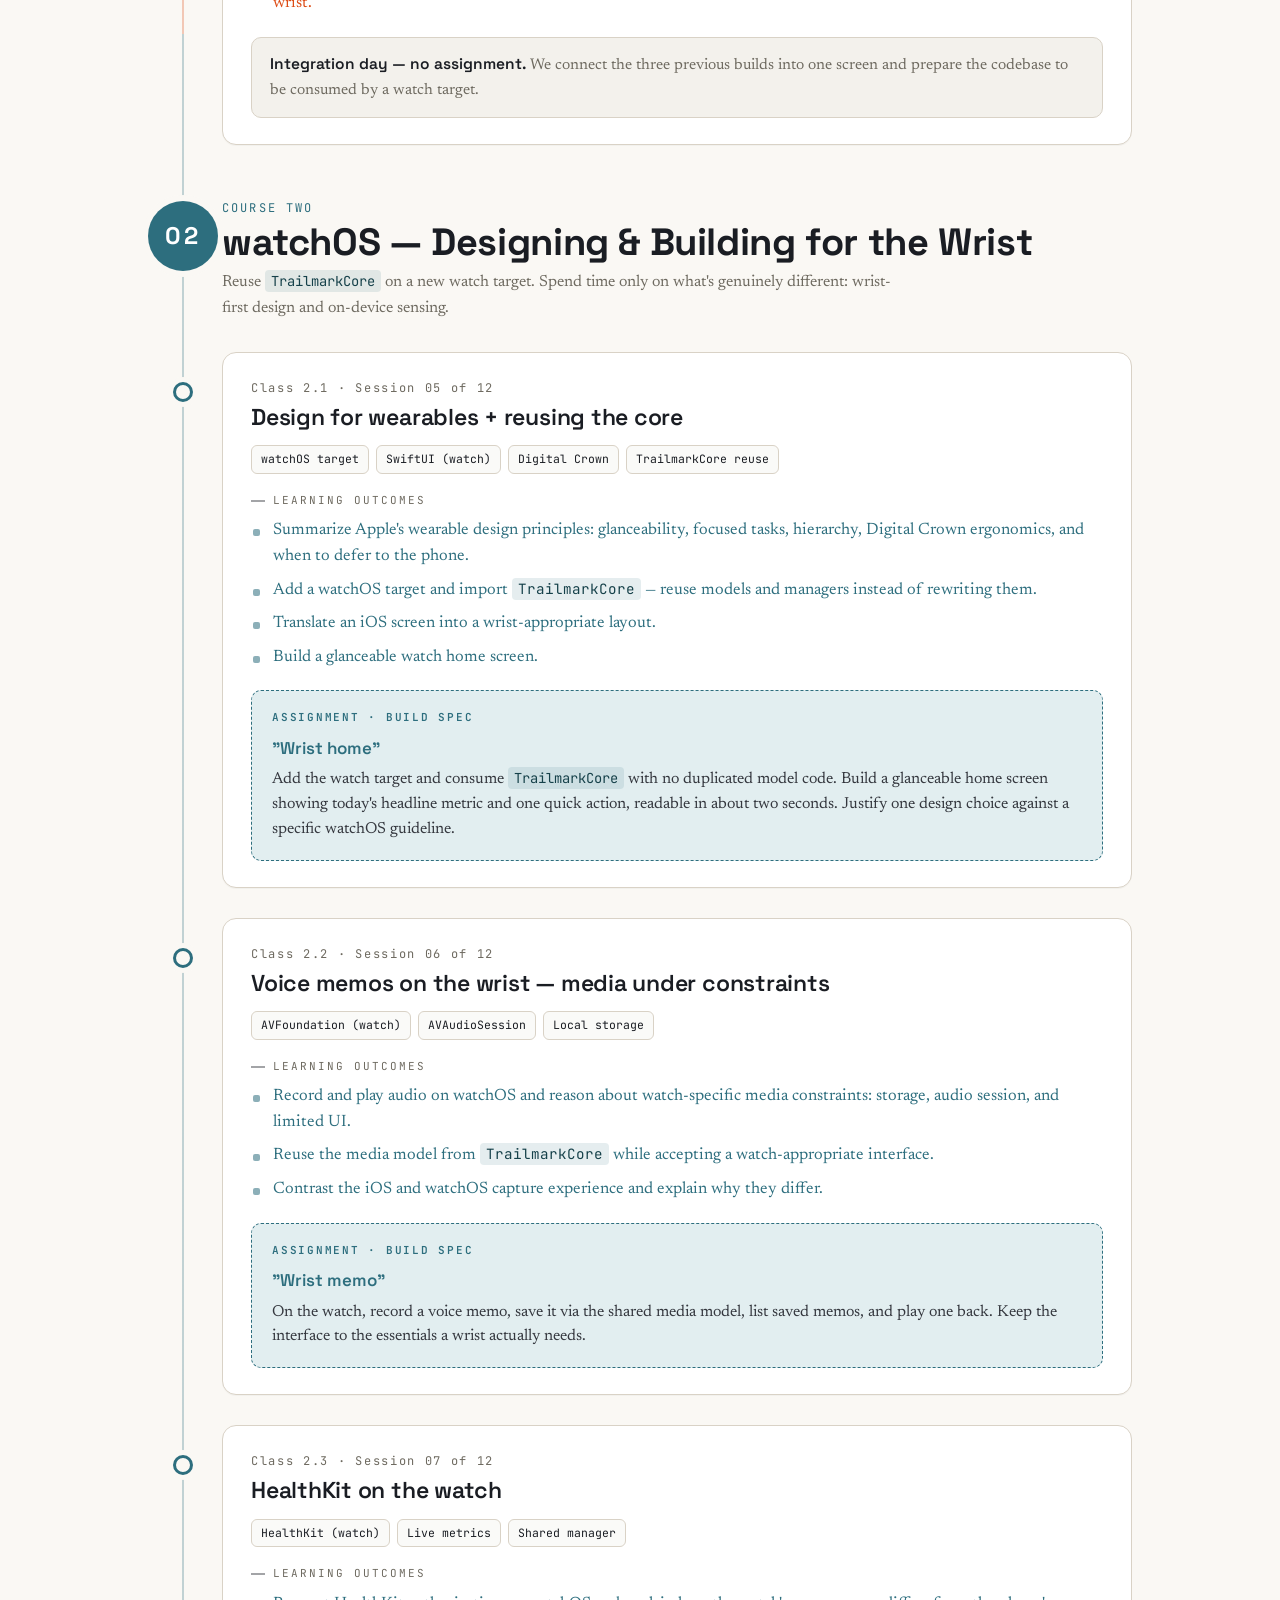
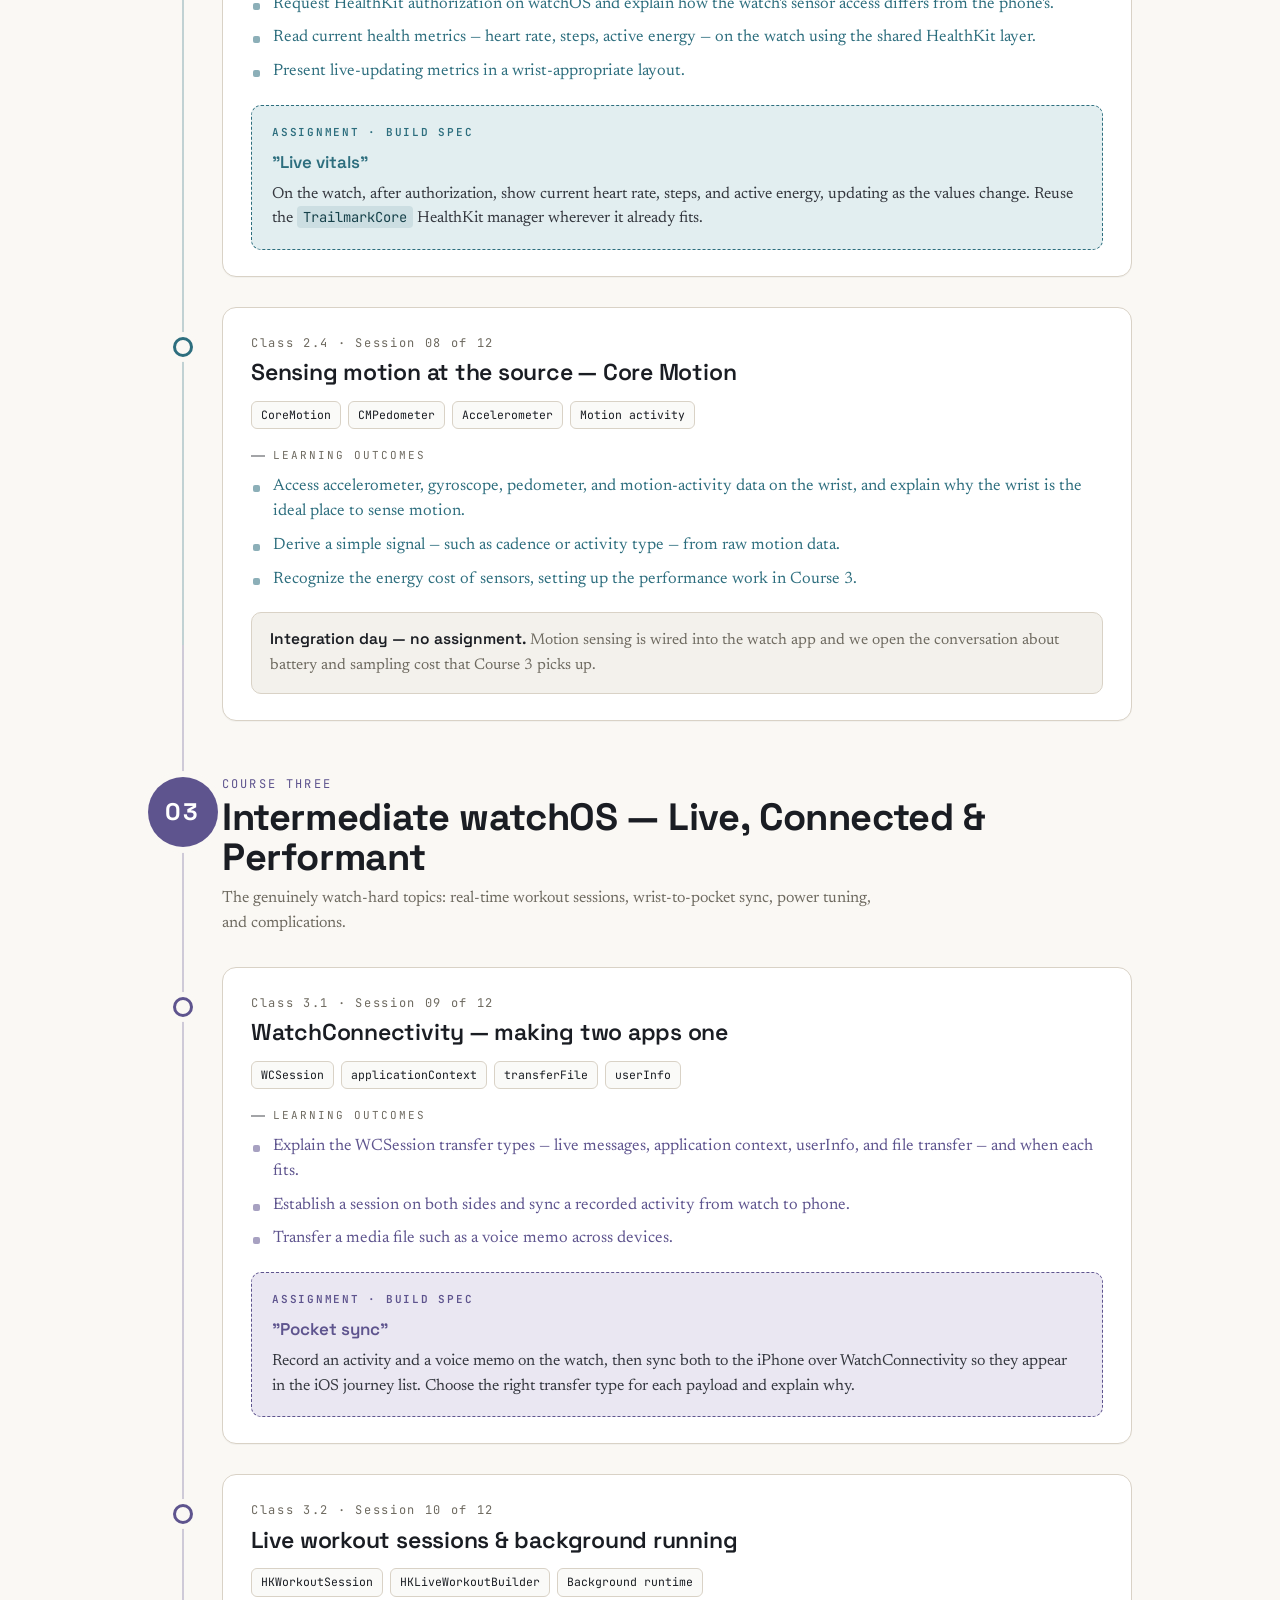
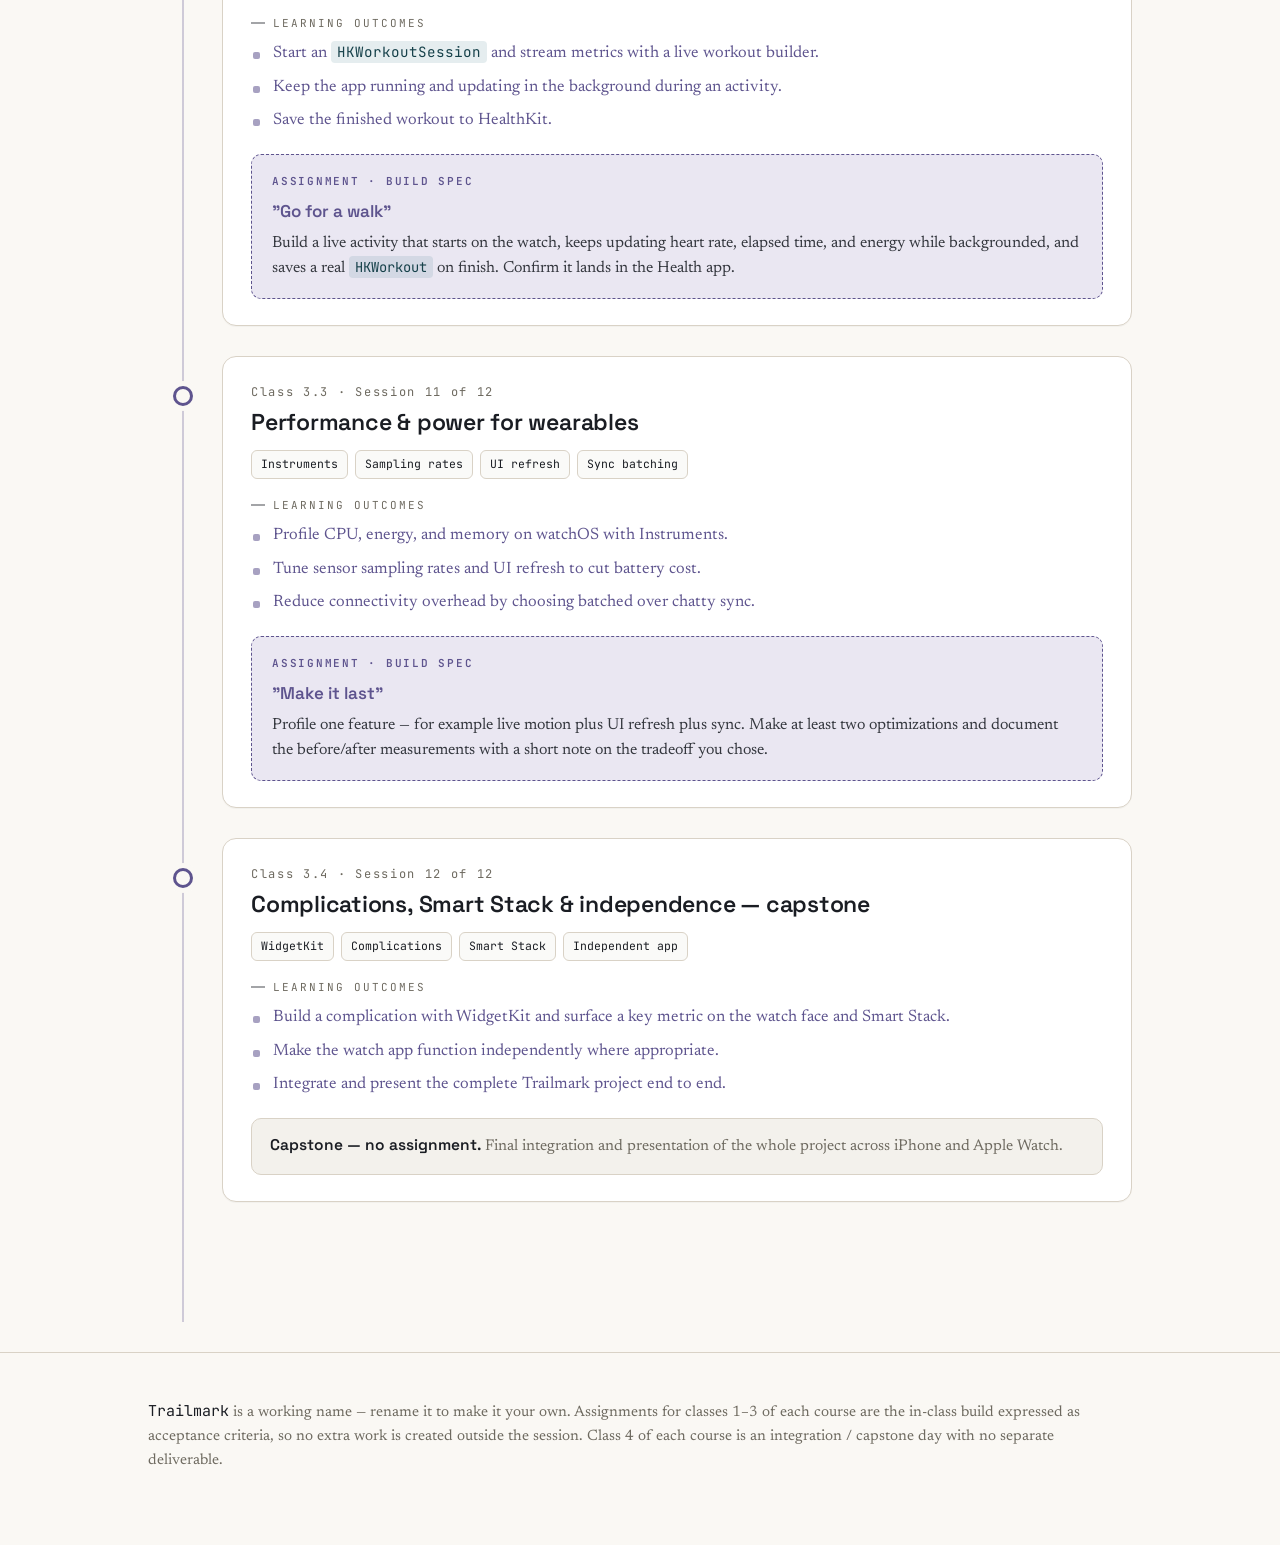
<file: Docs/trailmark-curriculum.html>
<!DOCTYPE html>
<html lang="en">
<head>
<meta charset="UTF-8">
<meta name="viewport" content="width=device-width, initial-scale=1.0">
<title>Trailmark — Unified iOS &amp; watchOS Curriculum</title>
<link rel="preconnect" href="https://fonts.googleapis.com">
<link rel="preconnect" href="https://fonts.gstatic.com" crossorigin>
<link href="https://fonts.googleapis.com/css2?family=Space+Grotesk:wght@400;500;600;700&family=Newsreader:opsz,wght@6..72,400;6..72,500;6..72,600&family=JetBrains+Mono:wght@400;500;600&display=swap" rel="stylesheet">
<link rel="stylesheet" href="assets/site.css">
<style>
  :root{
    --ink:#1A1D23;
    --paper:#FAF8F4;
    --panel:#15181E;
    --hair:#D9D2C6;
    --muted:#6E6A60;
    /* course accents */
    --c1:#DD4B14;   /* iOS foundation — trail blaze orange */
    --c2:#2D6E7E;   /* watchOS — instrument teal */
    --c3:#5E548E;   /* intermediate — deep indigo */
    --c1-soft:#FBEAE1;
    --c2-soft:#E2EEF0;
    --c3-soft:#EAE7F2;
  }

  *{box-sizing:border-box}
  html{scroll-behavior:smooth}
  body{
    margin:0;
    background:var(--paper);
    color:var(--ink);
    font-family:"Newsreader",Georgia,serif;
    font-size:18px;
    line-height:1.6;
    -webkit-font-smoothing:antialiased;
  }
  .wrap{max-width:1040px;margin:0 auto;padding:0 28px}
  .mono{font-family:"JetBrains Mono",monospace}
  .disp{font-family:"Space Grotesk",sans-serif}

  /* ---------- HERO ---------- */
  header.hero{
    background:var(--panel);
    color:var(--paper);
    padding:72px 0 64px;
    position:relative;
    overflow:hidden;
  }
  header.hero::before{
    content:"";
    position:absolute;inset:0;
    background:
      repeating-linear-gradient(115deg, transparent 0 38px, rgba(255,255,255,.025) 38px 39px);
    pointer-events:none;
  }
  .eyebrow{
    font-family:"JetBrains Mono",monospace;
    font-size:12.5px;letter-spacing:.22em;text-transform:uppercase;
    color:var(--c1);
    margin:0 0 18px;
  }
  .hero h1{
    font-family:"Space Grotesk",sans-serif;
    font-weight:700;
    font-size:clamp(44px,8vw,84px);
    line-height:.96;
    letter-spacing:-.02em;
    margin:0;
  }
  .hero h1 .dot{color:var(--c1)}
  .hero .pitch{
    font-size:clamp(19px,2.4vw,23px);
    max-width:30em;
    margin:24px 0 0;
    color:#D8D3C8;
  }
  .hero .pitch b{color:#fff;font-weight:600}

  .thesis{
    margin-top:40px;
    border-left:3px solid var(--c1);
    padding:6px 0 6px 22px;
    max-width:46em;
  }
  .thesis .label{
    font-family:"JetBrains Mono",monospace;font-size:11.5px;letter-spacing:.18em;
    text-transform:uppercase;color:#A8A296;margin-bottom:8px;
  }
  .thesis p{margin:0;color:#E7E3D9;font-size:17px;line-height:1.62}
  .thesis code{
    font-family:"JetBrains Mono",monospace;font-size:.85em;
    background:rgba(221,75,20,.16);color:#FFB89C;padding:2px 6px;border-radius:4px;
  }

  /* ---------- META STRIP ---------- */
  .meta{
    display:flex;flex-wrap:wrap;gap:0;
    border-top:1px solid var(--hair);border-bottom:1px solid var(--hair);
    background:#fff;
  }
  .meta div{
    flex:1 1 25%;min-width:160px;
    padding:20px 24px;
    border-right:1px solid var(--hair);
  }
  .meta div:last-child{border-right:none}
  .meta .k{font-family:"JetBrains Mono",monospace;font-size:11px;letter-spacing:.16em;text-transform:uppercase;color:var(--muted);margin-bottom:6px}
  .meta .v{font-family:"Space Grotesk",sans-serif;font-weight:600;font-size:21px}

  /* ---------- CONCEPT LEGEND ---------- */
  .legend{padding:54px 0 8px}
  .legend h2,.courses-intro h2{
    font-family:"Space Grotesk",sans-serif;font-weight:600;
    font-size:14px;letter-spacing:.16em;text-transform:uppercase;color:var(--muted);
    margin:0 0 22px;
  }
  .concepts{display:flex;flex-wrap:wrap;gap:10px}
  .concept{
    font-family:"JetBrains Mono",monospace;font-size:13px;
    background:#fff;border:1px solid var(--hair);border-radius:999px;
    padding:8px 15px;color:var(--ink);
  }
  .concept span{color:var(--c1)}

  /* ---------- TRAIL / TIMELINE ---------- */
  .trail{position:relative;padding:46px 0 90px}
  .spine{
    position:absolute;left:34px;top:0;bottom:0;width:2px;
    background:linear-gradient(var(--c1) 0 33%, var(--c2) 33% 66%, var(--c3) 66% 100%);
    opacity:.28;
  }
  @media(max-width:720px){.spine{left:20px}}

  .course-head{
    position:relative;
    margin:54px 0 8px;
    padding-left:74px;
  }
  .course-head:first-child{margin-top:0}
  @media(max-width:720px){.course-head{padding-left:52px}}
  .course-head .badge{
    position:absolute;left:0;top:2px;
    width:70px;height:70px;border-radius:50%;
    display:flex;align-items:center;justify-content:center;
    font-family:"Space Grotesk",sans-serif;font-weight:700;font-size:24px;color:#fff;
    box-shadow:0 0 0 6px var(--paper);
  }
  @media(max-width:720px){.course-head .badge{width:42px;height:42px;font-size:16px}}
  .course-head .ctag{
    font-family:"JetBrains Mono",monospace;font-size:12px;letter-spacing:.18em;
    text-transform:uppercase;margin:0 0 4px;
  }
  .course-head h3{
    font-family:"Space Grotesk",sans-serif;font-weight:700;
    font-size:clamp(26px,4vw,38px);line-height:1.05;letter-spacing:-.01em;margin:0;
  }
  .course-head .sub{color:var(--muted);font-size:16px;margin:8px 0 0;max-width:42em}

  /* class node */
  .node{position:relative;padding-left:74px;margin:30px 0}
  @media(max-width:720px){.node{padding-left:52px}}
  .node .pin{
    position:absolute;left:25px;top:30px;width:20px;height:20px;border-radius:50%;
    background:var(--paper);border:3px solid var(--ink);
    box-shadow:0 0 0 5px var(--paper);
  }
  @media(max-width:720px){.node .pin{left:11px;width:18px;height:18px}}

  .card{
    background:#fff;border:1px solid var(--hair);border-radius:14px;
    padding:26px 28px;
    box-shadow:0 1px 0 rgba(26,29,35,.03);
  }
  .card .wp{
    font-family:"JetBrains Mono",monospace;font-size:12px;letter-spacing:.14em;
    color:var(--muted);margin-bottom:6px;
  }
  .card h4{
    font-family:"Space Grotesk",sans-serif;font-weight:600;
    font-size:23px;line-height:1.2;letter-spacing:-.01em;margin:0 0 14px;
  }
  .chips{display:flex;flex-wrap:wrap;gap:7px;margin:0 0 18px}
  .chip{
    font-family:"JetBrains Mono",monospace;font-size:11.5px;
    border:1px solid var(--hair);border-radius:6px;padding:4px 9px;color:var(--ink);background:#FAFAF8;
  }

  .seg{margin-top:16px}
  .seg .h{
    font-family:"JetBrains Mono",monospace;font-size:11px;letter-spacing:.18em;
    text-transform:uppercase;color:var(--muted);margin-bottom:9px;
    display:flex;align-items:center;gap:8px;
  }
  .seg .h::before{content:"";width:14px;height:2px;background:var(--ink);opacity:.4}
  ul.out{margin:0;padding:0;list-style:none}
  ul.out li{position:relative;padding-left:22px;margin:8px 0;font-size:16.5px;line-height:1.55}
  ul.out li::before{
    content:"";position:absolute;left:2px;top:11px;width:7px;height:7px;border-radius:2px;
    background:currentColor;opacity:.55;
  }

  .assign{
    margin-top:20px;border-radius:10px;padding:18px 20px;
    border:1px dashed;
  }
  .assign .tag{
    font-family:"JetBrains Mono",monospace;font-size:11px;letter-spacing:.16em;
    text-transform:uppercase;font-weight:600;margin-bottom:8px;display:block;
  }
  .assign .name{font-family:"Space Grotesk",sans-serif;font-weight:600;font-size:17px;margin:0 0 6px}
  .assign p{margin:0;font-size:16px;line-height:1.55;color:#34373E}

  .integration{
    margin-top:20px;border-radius:10px;padding:14px 18px;background:#F3F1EC;border:1px solid var(--hair);
    font-size:15.5px;color:var(--muted);
  }
  .integration b{color:var(--ink);font-family:"Space Grotesk",sans-serif;font-weight:600}

  /* per-course coloring hooks */
  .c1 .pin{border-color:var(--c1)} .c1 ul.out li{color:var(--c1)}
  .c1 .assign{border-color:var(--c1);background:var(--c1-soft)} .c1 .assign .tag,.c1 .assign .name{color:var(--c1)}
  .c1 .badge{background:var(--c1)} .c1 .ctag{color:var(--c1)}
  .c2 .pin{border-color:var(--c2)} .c2 ul.out li{color:var(--c2)}
  .c2 .assign{border-color:var(--c2);background:var(--c2-soft)} .c2 .assign .tag,.c2 .assign .name{color:var(--c2)}
  .c2 .badge{background:var(--c2)} .c2 .ctag{color:var(--c2)}
  .c3 .pin{border-color:var(--c3)} .c3 ul.out li{color:var(--c3)}
  .c3 .assign{border-color:var(--c3);background:var(--c3-soft)} .c3 .assign .tag,.c3 .assign .name{color:var(--c3)}
  .c3 .badge{background:var(--c3)} .c3 .ctag{color:var(--c3)}
  /* keep outcome text ink-colored, only marker uses accent */
  ul.out li{color:inherit}
  .c1 ul.out li::before{background:var(--c1)} .c2 ul.out li::before{background:var(--c2)} .c3 ul.out li::before{background:var(--c3)}

  footer{border-top:1px solid var(--hair);padding:34px 0 60px;color:var(--muted);font-size:15px}
  footer .mono{color:var(--ink)}

  @media (prefers-reduced-motion: reduce){html{scroll-behavior:auto}}
</style>
</head>
<body>

<nav class="topnav">
  <div class="inner">
    <a class="brand" href="index.html">Trailmark<span>.</span></a>
    <div class="links">
      <a href="index.html">Home</a>
      <a href="trailmark-curriculum.html" class="active">Curriculum</a>
      <a href="setup-guide.html">Setup</a>
      <a href="teaching-guide.html">Build Guide</a>
      <a href="concepts.html">Concepts</a>
      <a href="assignments.html">Assignments</a>
      <a href="final-reports.html">Final Reports</a>
    </div>
  </div>
</nav>

<header class="hero">
  <div class="wrap">
    <p class="eyebrow">iOS &amp; watchOS · One project · 12 sessions</p>
    <h1>Trailmark<span class="dot">.</span></h1>
    <p class="pitch">A single adventure-journal app, built across three courses. It records <b>where you went</b>, <b>how you moved</b>, <b>how your body responded</b>, and <b>what you captured</b> along the way — synced between wrist and pocket.</p>

    <div class="thesis">
      <div class="label">The architecture that kills the redundancy</div>
      <p>Course 1 builds the iPhone app <em>and</em> a shared Swift package, <code>TrailmarkCore</code> — models, the HealthKit manager, the route engine, and the media store. Course 2 adds a watchOS target that simply <em>imports</em> it, so we never rewrite the same logic for two platforms. "Don't repeat yourself across devices" becomes a lesson, not a problem.</p>
    </div>
  </div>
</header>

<div class="meta">
  <div><div class="k">Structure</div><div class="v">3 courses</div></div>
  <div><div class="k">Per course</div><div class="v">4 × 2.5 hrs</div></div>
  <div><div class="k">Deliverable</div><div class="v">One app</div></div>
  <div><div class="k">Graded work</div><div class="v">Classes 1–3</div></div>
</div>

<div class="wrap">
  <section class="legend">
    <h2>Concepts woven through the build</h2>
    <div class="concepts">
      <span class="concept"><span>›</span> CoreLocation / MapKit</span>
      <span class="concept"><span>›</span> Core Motion</span>
      <span class="concept"><span>›</span> HealthKit (read + write)</span>
      <span class="concept"><span>›</span> AVFoundation media</span>
      <span class="concept"><span>›</span> WatchConnectivity</span>
      <span class="concept"><span>›</span> Wearable performance &amp; power</span>
      <span class="concept"><span>›</span> Shared Swift package architecture</span>
    </div>
  </section>
</div>

<div class="wrap">
  <div class="trail">
    <div class="spine" aria-hidden="true"></div>

    <!-- ============ COURSE 1 ============ -->
    <div class="course-head c1">
      <div class="badge">01</div>
      <p class="ctag">Course One</p>
      <h3>iOS — Foundations &amp; the Shared Core</h3>
      <p class="sub">Build the iPhone app and the reusable <code class="mono">TrailmarkCore</code> package. Everything later in the program stands on this layer.</p>
    </div>

    <!-- 1.1 -->
    <div class="node c1">
      <div class="pin"></div>
      <div class="card">
        <div class="wp">Class 1.1 · Session 01 of 12</div>
        <h4>Architecture &amp; the HealthKit foundation</h4>
        <div class="chips"><span class="chip">SwiftUI</span><span class="chip">HealthKit</span><span class="chip">Swift Package</span><span class="chip">HKStatisticsQuery</span></div>
        <div class="seg">
          <div class="h">Learning outcomes</div>
          <ul class="out">
            <li>Set up an Xcode workspace with an app target plus a shared local Swift package (<code class="mono">TrailmarkCore</code>), and explain why a shared module prevents duplication later.</li>
            <li>Explain HealthKit's authorization and privacy model, and request read access correctly with clear purpose strings.</li>
            <li>Read step count, walking/running distance, and active energy using statistics queries.</li>
            <li>Render today's activity summary in SwiftUI, keeping all health logic inside the core package.</li>
          </ul>
        </div>
        <div class="assign">
          <span class="tag">Assignment · build spec</span>
          <p class="name">"Today" dashboard</p>
          <p>On launch, request HealthKit authorization. Display today's steps, distance, and active energy, refreshing when the view appears. Handle denied/undetermined states gracefully with a clear empty state and no crashes. All HealthKit calls live in <code class="mono">TrailmarkCore</code>, never in the view.</p>
        </div>
      </div>
    </div>

    <!-- 1.2 -->
    <div class="node c1">
      <div class="pin"></div>
      <div class="card">
        <div class="wp">Class 1.2 · Session 02 of 12</div>
        <h4>Capturing the moment — media management</h4>
        <div class="chips"><span class="chip">AVFoundation</span><span class="chip">AVAudioRecorder</span><span class="chip">FileManager</span><span class="chip">Thumbnails</span></div>
        <div class="seg">
          <div class="h">Learning outcomes</div>
          <ul class="out">
            <li>Capture video and audio with AVFoundation, and reason about capture sessions and permissions.</li>
            <li>Persist media to app storage and model its metadata: id, type, date, duration, optional coordinates.</li>
            <li>Generate video thumbnails and play media back in-app.</li>
            <li>Build a memo list and detail screen backed by the shared media store.</li>
          </ul>
        </div>
        <div class="assign">
          <span class="tag">Assignment · build spec</span>
          <p class="name">"Field journal"</p>
          <p>Record a voice memo and a short video memo. Save each with metadata into the <code class="mono">TrailmarkCore</code> media store. Show a list with thumbnails and duration, and a detail view that plays the item back. Deleting a memo also removes its file from disk.</p>
        </div>
      </div>
    </div>

    <!-- 1.3 -->
    <div class="node c1">
      <div class="pin"></div>
      <div class="card">
        <div class="wp">Class 1.3 · Session 03 of 12</div>
        <h4>Two-way HealthKit — workouts in, sleep &amp; recovery out</h4>
        <div class="chips"><span class="chip">HealthKit (write)</span><span class="chip">HKWorkout</span><span class="chip">sleepAnalysis</span><span class="chip">Swift Charts</span></div>
        <div class="seg">
          <div class="h">Learning outcomes</div>
          <ul class="out">
            <li>Write a completed activity to HealthKit as an <code class="mono">HKWorkout</code> and verify it lands in the Health app.</li>
            <li>Query sleep analysis for last night using a category type.</li>
            <li>Compute simple insights such as sleep duration and a weekly active-energy trend.</li>
            <li>Visualize those insights with Swift Charts.</li>
          </ul>
        </div>
        <div class="assign">
          <span class="tag">Assignment · build spec</span>
          <p class="name">"Recovery view"</p>
          <p>Save a sample activity as a workout and confirm it appears in Health. Pull last night's sleep and the last seven days of active energy. Show a recovery screen: last night's sleep duration plus a 7-day energy chart. All queries live in <code class="mono">TrailmarkCore</code>.</p>
        </div>
      </div>
    </div>

    <!-- 1.4 -->
    <div class="node c1">
      <div class="pin"></div>
      <div class="card">
        <div class="wp">Class 1.4 · Session 04 of 12</div>
        <h4>Where it happened — location &amp; the unified journey</h4>
        <div class="chips"><span class="chip">CoreLocation</span><span class="chip">MapKit</span><span class="chip">Polyline</span><span class="chip">Geotagging</span></div>
        <div class="seg">
          <div class="h">Learning outcomes</div>
          <ul class="out">
            <li>Request when-in-use location authorization and record a coordinate track.</li>
            <li>Geotag media memos with the location where they were captured.</li>
            <li>Render a route polyline with memo pins on a MapKit map.</li>
            <li>Assemble a "Journey detail" screen uniting route, health, and media — the iOS app is now whole and ready for the wrist.</li>
          </ul>
        </div>
        <div class="integration">
          <b>Integration day — no assignment.</b> We connect the three previous builds into one screen and prepare the codebase to be consumed by a watch target.
        </div>
      </div>
    </div>

    <!-- ============ COURSE 2 ============ -->
    <div class="course-head c2">
      <div class="badge">02</div>
      <p class="ctag">Course Two</p>
      <h3>watchOS — Designing &amp; Building for the Wrist</h3>
      <p class="sub">Reuse <code class="mono">TrailmarkCore</code> on a new watch target. Spend time only on what's genuinely different: wrist-first design and on-device sensing.</p>
    </div>

    <!-- 2.1 -->
    <div class="node c2">
      <div class="pin"></div>
      <div class="card">
        <div class="wp">Class 2.1 · Session 05 of 12</div>
        <h4>Design for wearables + reusing the core</h4>
        <div class="chips"><span class="chip">watchOS target</span><span class="chip">SwiftUI (watch)</span><span class="chip">Digital Crown</span><span class="chip">TrailmarkCore reuse</span></div>
        <div class="seg">
          <div class="h">Learning outcomes</div>
          <ul class="out">
            <li>Summarize Apple's wearable design principles: glanceability, focused tasks, hierarchy, Digital Crown ergonomics, and when to defer to the phone.</li>
            <li>Add a watchOS target and import <code class="mono">TrailmarkCore</code> — reuse models and managers instead of rewriting them.</li>
            <li>Translate an iOS screen into a wrist-appropriate layout.</li>
            <li>Build a glanceable watch home screen.</li>
          </ul>
        </div>
        <div class="assign">
          <span class="tag">Assignment · build spec</span>
          <p class="name">"Wrist home"</p>
          <p>Add the watch target and consume <code class="mono">TrailmarkCore</code> with no duplicated model code. Build a glanceable home screen showing today's headline metric and one quick action, readable in about two seconds. Justify one design choice against a specific watchOS guideline.</p>
        </div>
      </div>
    </div>

    <!-- 2.2 -->
    <div class="node c2">
      <div class="pin"></div>
      <div class="card">
        <div class="wp">Class 2.2 · Session 06 of 12</div>
        <h4>Voice memos on the wrist — media under constraints</h4>
        <div class="chips"><span class="chip">AVFoundation (watch)</span><span class="chip">AVAudioSession</span><span class="chip">Local storage</span></div>
        <div class="seg">
          <div class="h">Learning outcomes</div>
          <ul class="out">
            <li>Record and play audio on watchOS and reason about watch-specific media constraints: storage, audio session, and limited UI.</li>
            <li>Reuse the media model from <code class="mono">TrailmarkCore</code> while accepting a watch-appropriate interface.</li>
            <li>Contrast the iOS and watchOS capture experience and explain why they differ.</li>
          </ul>
        </div>
        <div class="assign">
          <span class="tag">Assignment · build spec</span>
          <p class="name">"Wrist memo"</p>
          <p>On the watch, record a voice memo, save it via the shared media model, list saved memos, and play one back. Keep the interface to the essentials a wrist actually needs.</p>
        </div>
      </div>
    </div>

    <!-- 2.3 -->
    <div class="node c2">
      <div class="pin"></div>
      <div class="card">
        <div class="wp">Class 2.3 · Session 07 of 12</div>
        <h4>HealthKit on the watch</h4>
        <div class="chips"><span class="chip">HealthKit (watch)</span><span class="chip">Live metrics</span><span class="chip">Shared manager</span></div>
        <div class="seg">
          <div class="h">Learning outcomes</div>
          <ul class="out">
            <li>Request HealthKit authorization on watchOS and explain how the watch's sensor access differs from the phone's.</li>
            <li>Read current health metrics — heart rate, steps, active energy — on the watch using the shared HealthKit layer.</li>
            <li>Present live-updating metrics in a wrist-appropriate layout.</li>
          </ul>
        </div>
        <div class="assign">
          <span class="tag">Assignment · build spec</span>
          <p class="name">"Live vitals"</p>
          <p>On the watch, after authorization, show current heart rate, steps, and active energy, updating as the values change. Reuse the <code class="mono">TrailmarkCore</code> HealthKit manager wherever it already fits.</p>
        </div>
      </div>
    </div>

    <!-- 2.4 -->
    <div class="node c2">
      <div class="pin"></div>
      <div class="card">
        <div class="wp">Class 2.4 · Session 08 of 12</div>
        <h4>Sensing motion at the source — Core Motion</h4>
        <div class="chips"><span class="chip">CoreMotion</span><span class="chip">CMPedometer</span><span class="chip">Accelerometer</span><span class="chip">Motion activity</span></div>
        <div class="seg">
          <div class="h">Learning outcomes</div>
          <ul class="out">
            <li>Access accelerometer, gyroscope, pedometer, and motion-activity data on the wrist, and explain why the wrist is the ideal place to sense motion.</li>
            <li>Derive a simple signal — such as cadence or activity type — from raw motion data.</li>
            <li>Recognize the energy cost of sensors, setting up the performance work in Course 3.</li>
          </ul>
        </div>
        <div class="integration">
          <b>Integration day — no assignment.</b> Motion sensing is wired into the watch app and we open the conversation about battery and sampling cost that Course 3 picks up.
        </div>
      </div>
    </div>

    <!-- ============ COURSE 3 ============ -->
    <div class="course-head c3">
      <div class="badge">03</div>
      <p class="ctag">Course Three</p>
      <h3>Intermediate watchOS — Live, Connected &amp; Performant</h3>
      <p class="sub">The genuinely watch-hard topics: real-time workout sessions, wrist-to-pocket sync, power tuning, and complications.</p>
    </div>

    <!-- 3.1 -->
    <div class="node c3">
      <div class="pin"></div>
      <div class="card">
        <div class="wp">Class 3.1 · Session 09 of 12</div>
        <h4>WatchConnectivity — making two apps one</h4>
        <div class="chips"><span class="chip">WCSession</span><span class="chip">applicationContext</span><span class="chip">transferFile</span><span class="chip">userInfo</span></div>
        <div class="seg">
          <div class="h">Learning outcomes</div>
          <ul class="out">
            <li>Explain the WCSession transfer types — live messages, application context, userInfo, and file transfer — and when each fits.</li>
            <li>Establish a session on both sides and sync a recorded activity from watch to phone.</li>
            <li>Transfer a media file such as a voice memo across devices.</li>
          </ul>
        </div>
        <div class="assign">
          <span class="tag">Assignment · build spec</span>
          <p class="name">"Pocket sync"</p>
          <p>Record an activity and a voice memo on the watch, then sync both to the iPhone over WatchConnectivity so they appear in the iOS journey list. Choose the right transfer type for each payload and explain why.</p>
        </div>
      </div>
    </div>

    <!-- 3.2 -->
    <div class="node c3">
      <div class="pin"></div>
      <div class="card">
        <div class="wp">Class 3.2 · Session 10 of 12</div>
        <h4>Live workout sessions &amp; background running</h4>
        <div class="chips"><span class="chip">HKWorkoutSession</span><span class="chip">HKLiveWorkoutBuilder</span><span class="chip">Background runtime</span></div>
        <div class="seg">
          <div class="h">Learning outcomes</div>
          <ul class="out">
            <li>Start an <code class="mono">HKWorkoutSession</code> and stream metrics with a live workout builder.</li>
            <li>Keep the app running and updating in the background during an activity.</li>
            <li>Save the finished workout to HealthKit.</li>
          </ul>
        </div>
        <div class="assign">
          <span class="tag">Assignment · build spec</span>
          <p class="name">"Go for a walk"</p>
          <p>Build a live activity that starts on the watch, keeps updating heart rate, elapsed time, and energy while backgrounded, and saves a real <code class="mono">HKWorkout</code> on finish. Confirm it lands in the Health app.</p>
        </div>
      </div>
    </div>

    <!-- 3.3 -->
    <div class="node c3">
      <div class="pin"></div>
      <div class="card">
        <div class="wp">Class 3.3 · Session 11 of 12</div>
        <h4>Performance &amp; power for wearables</h4>
        <div class="chips"><span class="chip">Instruments</span><span class="chip">Sampling rates</span><span class="chip">UI refresh</span><span class="chip">Sync batching</span></div>
        <div class="seg">
          <div class="h">Learning outcomes</div>
          <ul class="out">
            <li>Profile CPU, energy, and memory on watchOS with Instruments.</li>
            <li>Tune sensor sampling rates and UI refresh to cut battery cost.</li>
            <li>Reduce connectivity overhead by choosing batched over chatty sync.</li>
          </ul>
        </div>
        <div class="assign">
          <span class="tag">Assignment · build spec</span>
          <p class="name">"Make it last"</p>
          <p>Profile one feature — for example live motion plus UI refresh plus sync. Make at least two optimizations and document the before/after measurements with a short note on the tradeoff you chose.</p>
        </div>
      </div>
    </div>

    <!-- 3.4 -->
    <div class="node c3">
      <div class="pin"></div>
      <div class="card">
        <div class="wp">Class 3.4 · Session 12 of 12</div>
        <h4>Complications, Smart Stack &amp; independence — capstone</h4>
        <div class="chips"><span class="chip">WidgetKit</span><span class="chip">Complications</span><span class="chip">Smart Stack</span><span class="chip">Independent app</span></div>
        <div class="seg">
          <div class="h">Learning outcomes</div>
          <ul class="out">
            <li>Build a complication with WidgetKit and surface a key metric on the watch face and Smart Stack.</li>
            <li>Make the watch app function independently where appropriate.</li>
            <li>Integrate and present the complete Trailmark project end to end.</li>
          </ul>
        </div>
        <div class="integration">
          <b>Capstone — no assignment.</b> Final integration and presentation of the whole project across iPhone and Apple Watch.
        </div>
      </div>
    </div>

  </div>
</div>

<footer>
  <div class="wrap">
    <p><span class="mono">Trailmark</span> is a working name — rename it to make it your own. Assignments for classes 1–3 of each course are the in-class build expressed as acceptance criteria, so no extra work is created outside the session. Class 4 of each course is an integration / capstone day with no separate deliverable.</p>
  </div>
</footer>

</body>
</html>
</file>
<file: Docs/assets/site.css>
/* ============================================================
   Trailmark course site — shared styles
   Palette + type mirror trailmark-curriculum.html so every page
   feels like one cohesive courseware site.
   ============================================================ */

:root{
  --ink:#1A1D23;
  --paper:#FAF8F4;
  --panel:#15181E;
  --hair:#D9D2C6;
  --muted:#6E6A60;
  --c1:#DD4B14;   /* iOS foundation — trail blaze orange */
  --c2:#2D6E7E;   /* watchOS — instrument teal */
  --c3:#5E548E;   /* intermediate — deep indigo */
  --c1-soft:#FBEAE1;
  --c2-soft:#E2EEF0;
  --c3-soft:#EAE7F2;
  --ok:#2E7D55;
  --warn:#B26B00;
  --bad:#B23A2E;
}

*{box-sizing:border-box}
html{scroll-behavior:smooth}
body{
  margin:0;
  background:var(--paper);
  color:var(--ink);
  font-family:"Newsreader",Georgia,serif;
  font-size:18px;
  line-height:1.65;
  -webkit-font-smoothing:antialiased;
}
.wrap{max-width:1040px;margin:0 auto;padding:0 28px}
.mono{font-family:"JetBrains Mono",monospace}
.disp{font-family:"Space Grotesk",sans-serif}
a{color:var(--c2);text-decoration:none}
a:hover{text-decoration:underline}

/* ---------- TOP NAV ---------- */
.topnav{
  position:sticky;top:0;z-index:50;
  background:var(--panel);color:var(--paper);
  border-bottom:1px solid rgba(255,255,255,.08);
}
.topnav .inner{
  max-width:1040px;margin:0 auto;padding:12px 28px;
  display:flex;align-items:center;gap:20px;flex-wrap:wrap;
}
.topnav .brand{
  font-family:"Space Grotesk",sans-serif;font-weight:700;font-size:20px;
  color:#fff;text-decoration:none;letter-spacing:-.01em;
}
.topnav .brand span{color:var(--c1)}
.topnav .links{display:flex;gap:6px;flex-wrap:wrap;margin-left:auto}
.topnav .links a{
  font-family:"JetBrains Mono",monospace;font-size:12.5px;letter-spacing:.04em;
  color:#CFCABF;text-decoration:none;padding:6px 11px;border-radius:7px;
}
.topnav .links a:hover{background:rgba(255,255,255,.08);color:#fff}
.topnav .links a.active{background:var(--c1);color:#fff}

/* ---------- HERO ---------- */
header.hero{
  background:var(--panel);color:var(--paper);
  padding:56px 0 52px;position:relative;overflow:hidden;
}
header.hero::before{
  content:"";position:absolute;inset:0;
  background:repeating-linear-gradient(115deg, transparent 0 38px, rgba(255,255,255,.025) 38px 39px);
  pointer-events:none;
}
.eyebrow{
  font-family:"JetBrains Mono",monospace;font-size:12.5px;letter-spacing:.22em;
  text-transform:uppercase;color:var(--c1);margin:0 0 16px;
}
.hero h1{
  font-family:"Space Grotesk",sans-serif;font-weight:700;
  font-size:clamp(36px,6.5vw,68px);line-height:1;letter-spacing:-.02em;margin:0;
}
.hero h1 .dot{color:var(--c1)}
.hero .pitch{font-size:clamp(18px,2.2vw,21px);max-width:34em;margin:20px 0 0;color:#D8D3C8}
.hero .pitch b{color:#fff;font-weight:600}

/* ---------- SECTIONS ---------- */
main{padding:48px 0 24px}
section{margin:0 0 44px}
h2.sec{
  font-family:"Space Grotesk",sans-serif;font-weight:700;
  font-size:clamp(24px,3.4vw,32px);letter-spacing:-.01em;margin:0 0 6px;
  scroll-margin-top:80px;
}
.kicker{
  font-family:"JetBrains Mono",monospace;font-size:11.5px;letter-spacing:.18em;
  text-transform:uppercase;color:var(--muted);margin:0 0 8px;
}
h3{font-family:"Space Grotesk",sans-serif;font-weight:600;font-size:22px;margin:30px 0 10px;scroll-margin-top:80px}
h4{font-family:"Space Grotesk",sans-serif;font-weight:600;font-size:18px;margin:22px 0 8px}
p{margin:12px 0}
.lead{font-size:20px;color:#34373E;max-width:46em}

/* ---------- STEPS ---------- */
ol.steps{counter-reset:step;list-style:none;margin:18px 0;padding:0}
ol.steps>li{
  position:relative;padding:2px 0 18px 52px;margin:0;
  border-left:2px solid var(--hair);margin-left:16px;
}
ol.steps>li:last-child{border-left-color:transparent}
ol.steps>li::before{
  counter-increment:step;content:counter(step);
  position:absolute;left:-16px;top:0;width:32px;height:32px;border-radius:50%;
  background:var(--ink);color:#fff;font-family:"Space Grotesk",sans-serif;font-weight:700;
  font-size:14px;display:flex;align-items:center;justify-content:center;
}
ol.steps>li .st{font-family:"Space Grotesk",sans-serif;font-weight:600;font-size:17px;display:block;margin-bottom:3px}

/* ---------- CARDS ---------- */
.card{
  background:#fff;border:1px solid var(--hair);border-radius:14px;
  padding:22px 24px;margin:16px 0;box-shadow:0 1px 0 rgba(26,29,35,.03);
}
.card.c1{border-top:4px solid var(--c1)}
.card.c2{border-top:4px solid var(--c2)}
.card.c3{border-top:4px solid var(--c3)}
.card h3:first-child,.card h4:first-child{margin-top:0}

.grid{display:grid;grid-template-columns:repeat(auto-fit,minmax(260px,1fr));gap:16px;margin:18px 0}

/* tag chips */
.chips{display:flex;flex-wrap:wrap;gap:7px;margin:10px 0}
.chip{
  font-family:"JetBrains Mono",monospace;font-size:11.5px;
  border:1px solid var(--hair);border-radius:6px;padding:4px 9px;background:#FAFAF8;color:var(--ink);
}
.badge{
  display:inline-block;font-family:"JetBrains Mono",monospace;font-size:11px;font-weight:600;
  letter-spacing:.12em;text-transform:uppercase;padding:4px 10px;border-radius:999px;color:#fff;
}
.badge.c1{background:var(--c1)} .badge.c2{background:var(--c2)} .badge.c3{background:var(--c3)}

/* ---------- CALLOUTS ---------- */
.note{border-radius:10px;padding:14px 18px;margin:16px 0;border:1px solid var(--hair);font-size:16px}
.note .t{font-family:"Space Grotesk",sans-serif;font-weight:600;display:block;margin-bottom:4px}
.note.info{background:#EEF4F5;border-color:#CFE0E3}
.note.tip{background:var(--c1-soft);border-color:#F2C9B5}
.note.warn{background:#FBF1DD;border-color:#EAD3A0}
.note.warn .t{color:var(--warn)}

/* ---------- CODE ---------- */
pre,code{font-family:"JetBrains Mono",monospace}
code{font-size:.86em;background:rgba(45,110,126,.12);color:#16414A;padding:2px 6px;border-radius:4px}
pre{
  background:var(--panel);color:#E7E3D9;border-radius:12px;padding:16px 18px;overflow:auto;
  font-size:13.5px;line-height:1.55;margin:16px 0;
}
pre code{background:none;color:inherit;padding:0;font-size:inherit}

/* ---------- TABLES ---------- */
table{width:100%;border-collapse:collapse;margin:16px 0;font-size:15.5px;background:#fff}
th,td{text-align:left;padding:10px 12px;border-bottom:1px solid var(--hair);vertical-align:top}
th{font-family:"Space Grotesk",sans-serif;font-weight:600;background:#F3F1EC}
td .mono{font-size:13px}
.yes{color:var(--ok);font-weight:600}
.maybe{color:var(--warn);font-weight:600}
.no{color:var(--bad);font-weight:600}

/* ---------- LISTS ---------- */
ul.out{margin:10px 0;padding-left:0;list-style:none}
ul.out li{position:relative;padding-left:24px;margin:8px 0}
ul.out li::before{content:"";position:absolute;left:4px;top:11px;width:8px;height:8px;border-radius:2px;background:var(--c2)}
.c1 ul.out li::before{background:var(--c1)}
.c2 ul.out li::before{background:var(--c2)}
.c3 ul.out li::before{background:var(--c3)}

/* outcome / rubric blocks */
.kv{display:grid;grid-template-columns:160px 1fr;gap:8px 18px;margin:14px 0}
.kv dt{font-family:"JetBrains Mono",monospace;font-size:12px;letter-spacing:.06em;text-transform:uppercase;color:var(--muted);padding-top:3px}
.kv dd{margin:0}

/* ---------- FOOTER ---------- */
footer{border-top:1px solid var(--hair);padding:30px 0 56px;color:var(--muted);font-size:15px;margin-top:30px}
footer a{color:var(--ink)}

/* ---------- HUB CARDS ---------- */
.hubgrid{display:grid;grid-template-columns:repeat(auto-fit,minmax(280px,1fr));gap:18px;margin:24px 0}
.hubcard{
  display:block;background:#fff;border:1px solid var(--hair);border-radius:16px;padding:24px;
  color:var(--ink);text-decoration:none;transition:transform .12s ease,box-shadow .12s ease;
}
.hubcard:hover{transform:translateY(-3px);box-shadow:0 10px 30px rgba(26,29,35,.08);text-decoration:none}
.hubcard .ic{font-size:30px}
.hubcard h3{margin:12px 0 6px}
.hubcard p{color:var(--muted);font-size:15.5px;margin:0}
.hubcard.c1{border-top:5px solid var(--c1)}
.hubcard.c2{border-top:5px solid var(--c2)}
.hubcard.c3{border-top:5px solid var(--c3)}

@media print{
  .topnav{position:static}
  .hubcard,.card{box-shadow:none}
  a{color:var(--ink)}
}
@media (prefers-reduced-motion: reduce){html{scroll-behavior:auto}.hubcard:hover{transform:none}}
</file>
